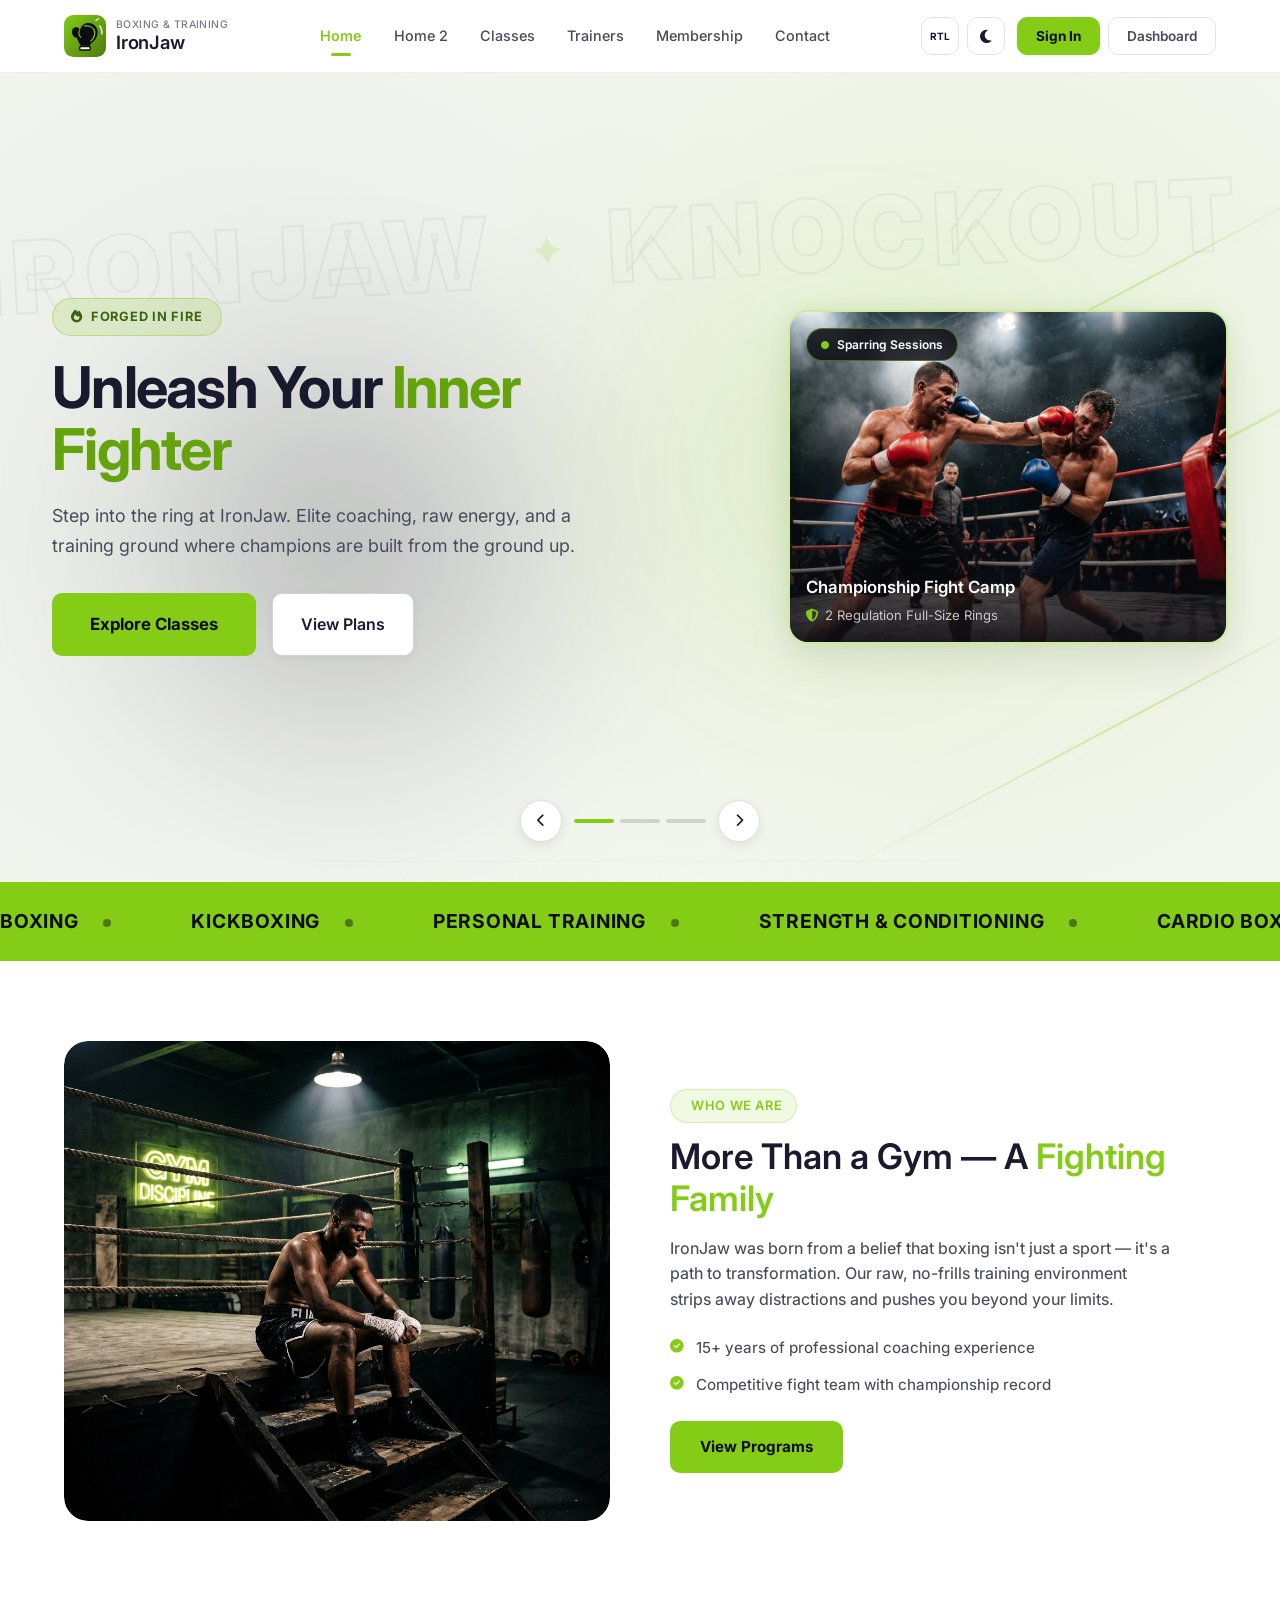
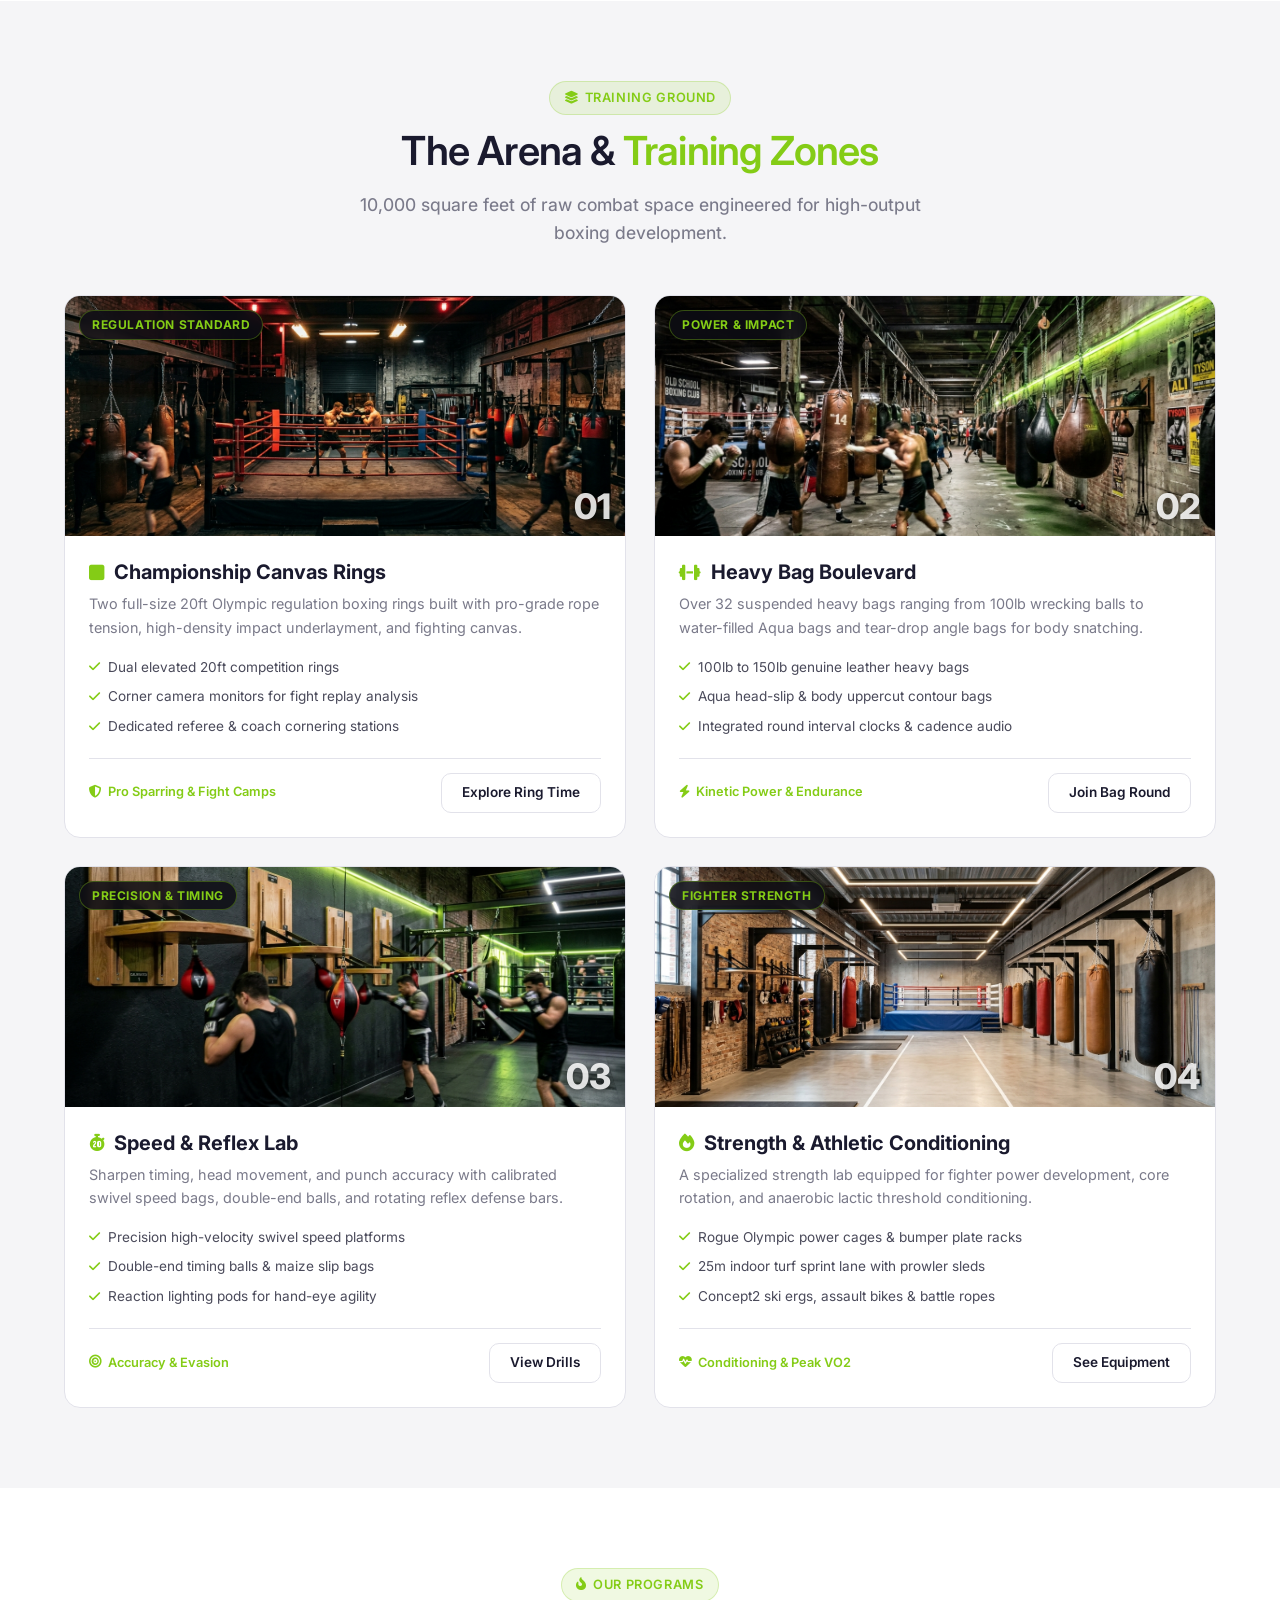
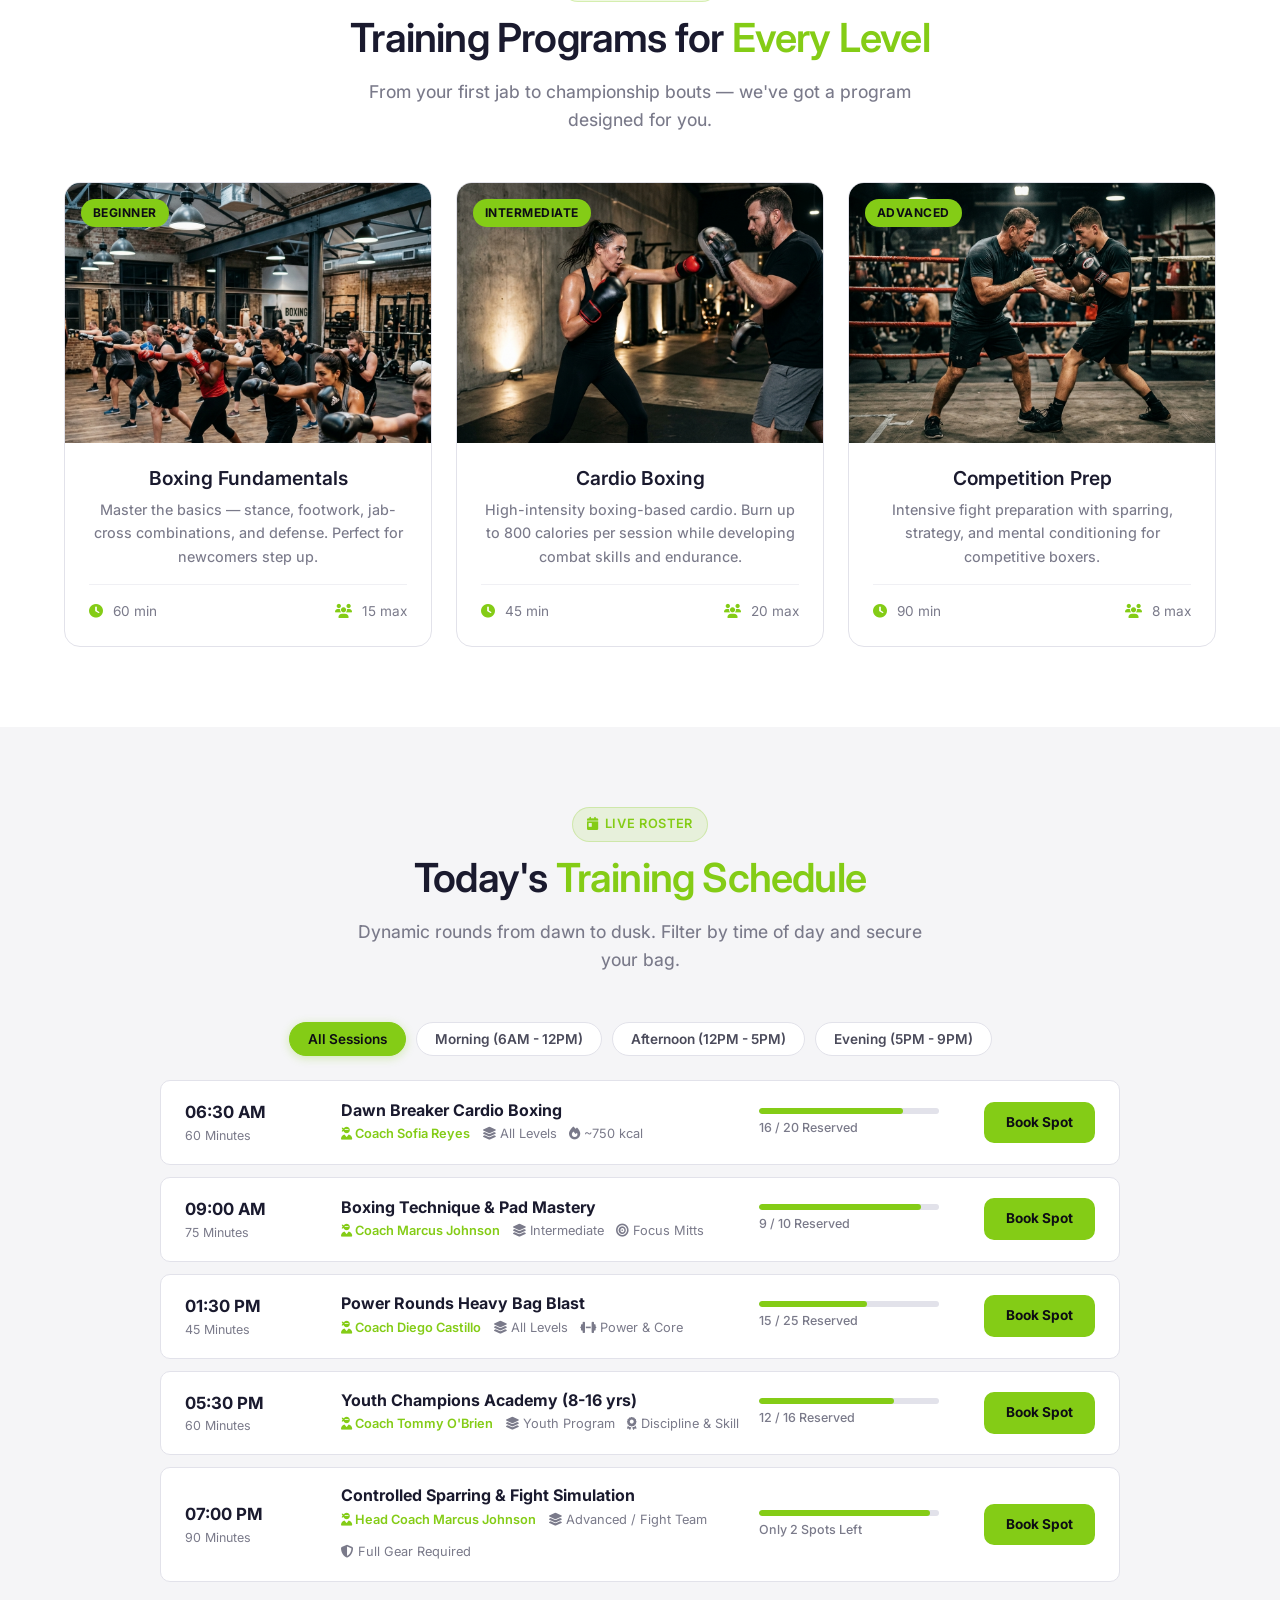
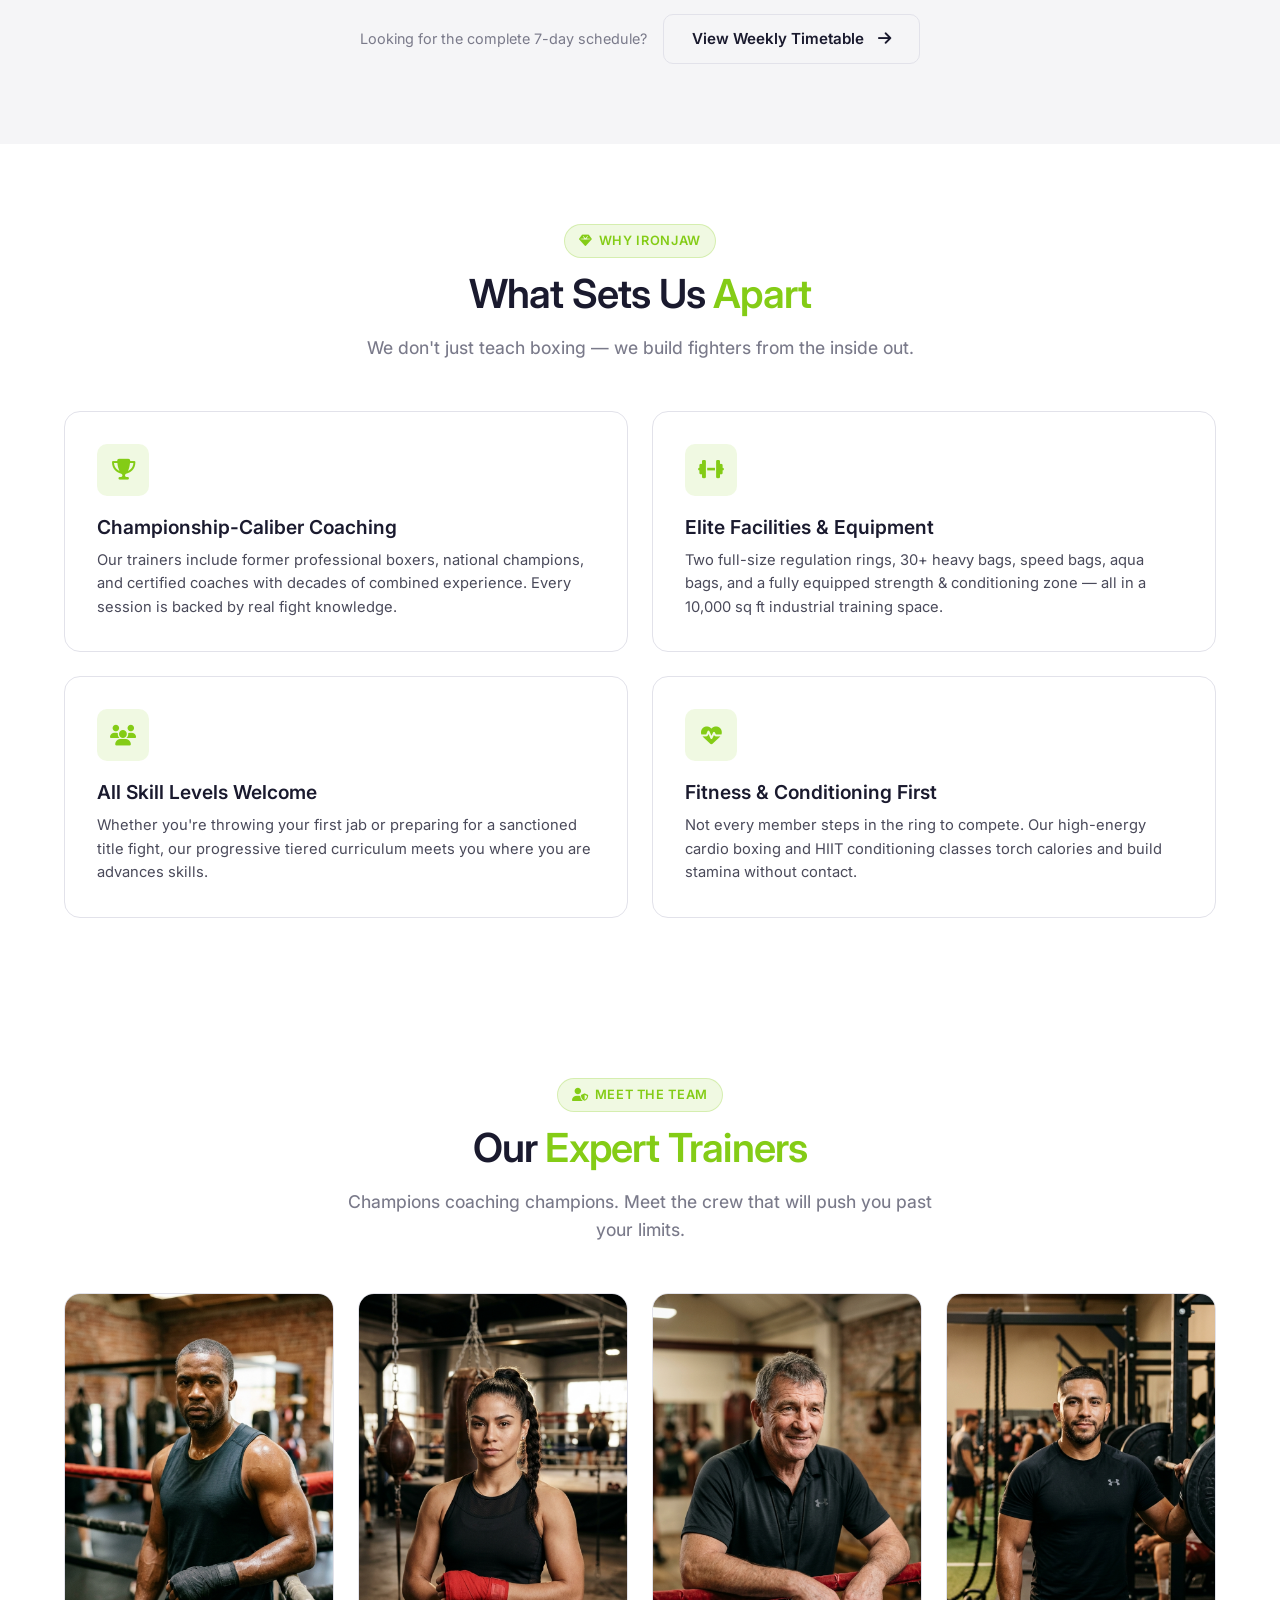
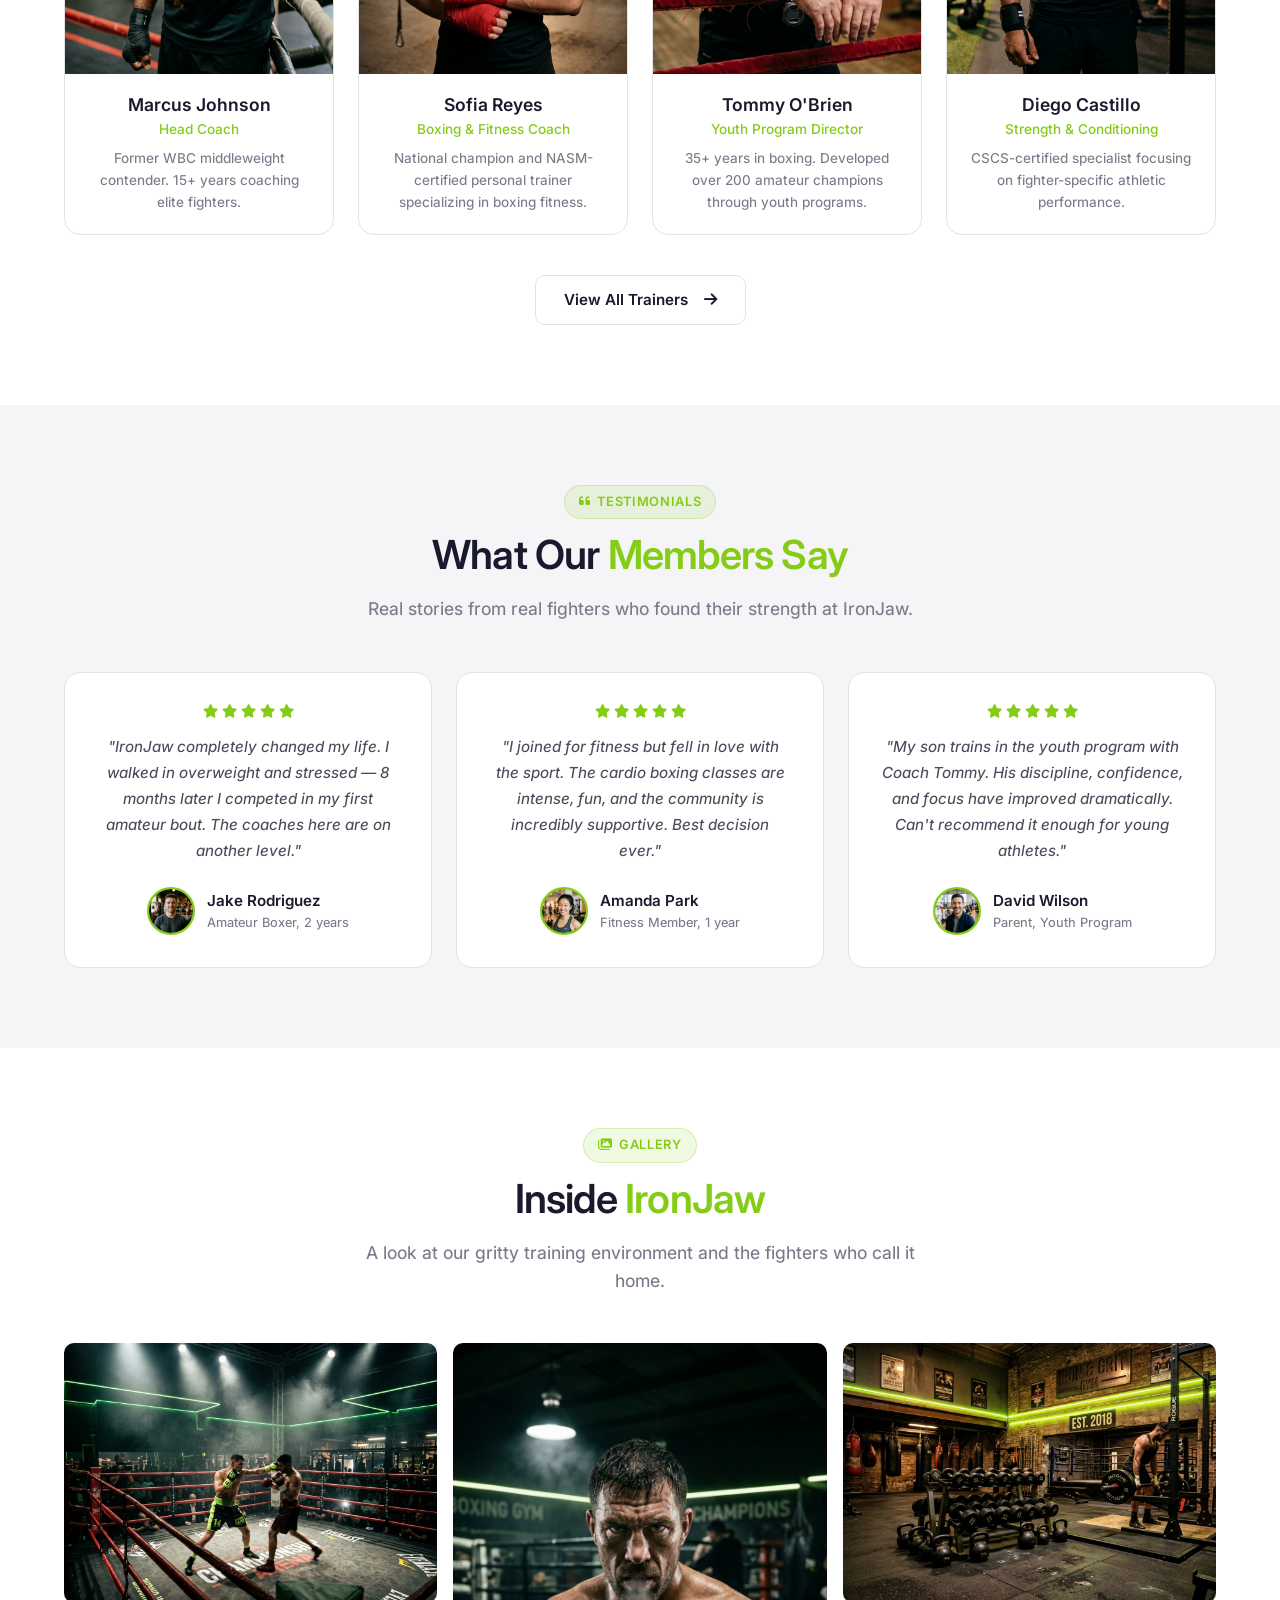
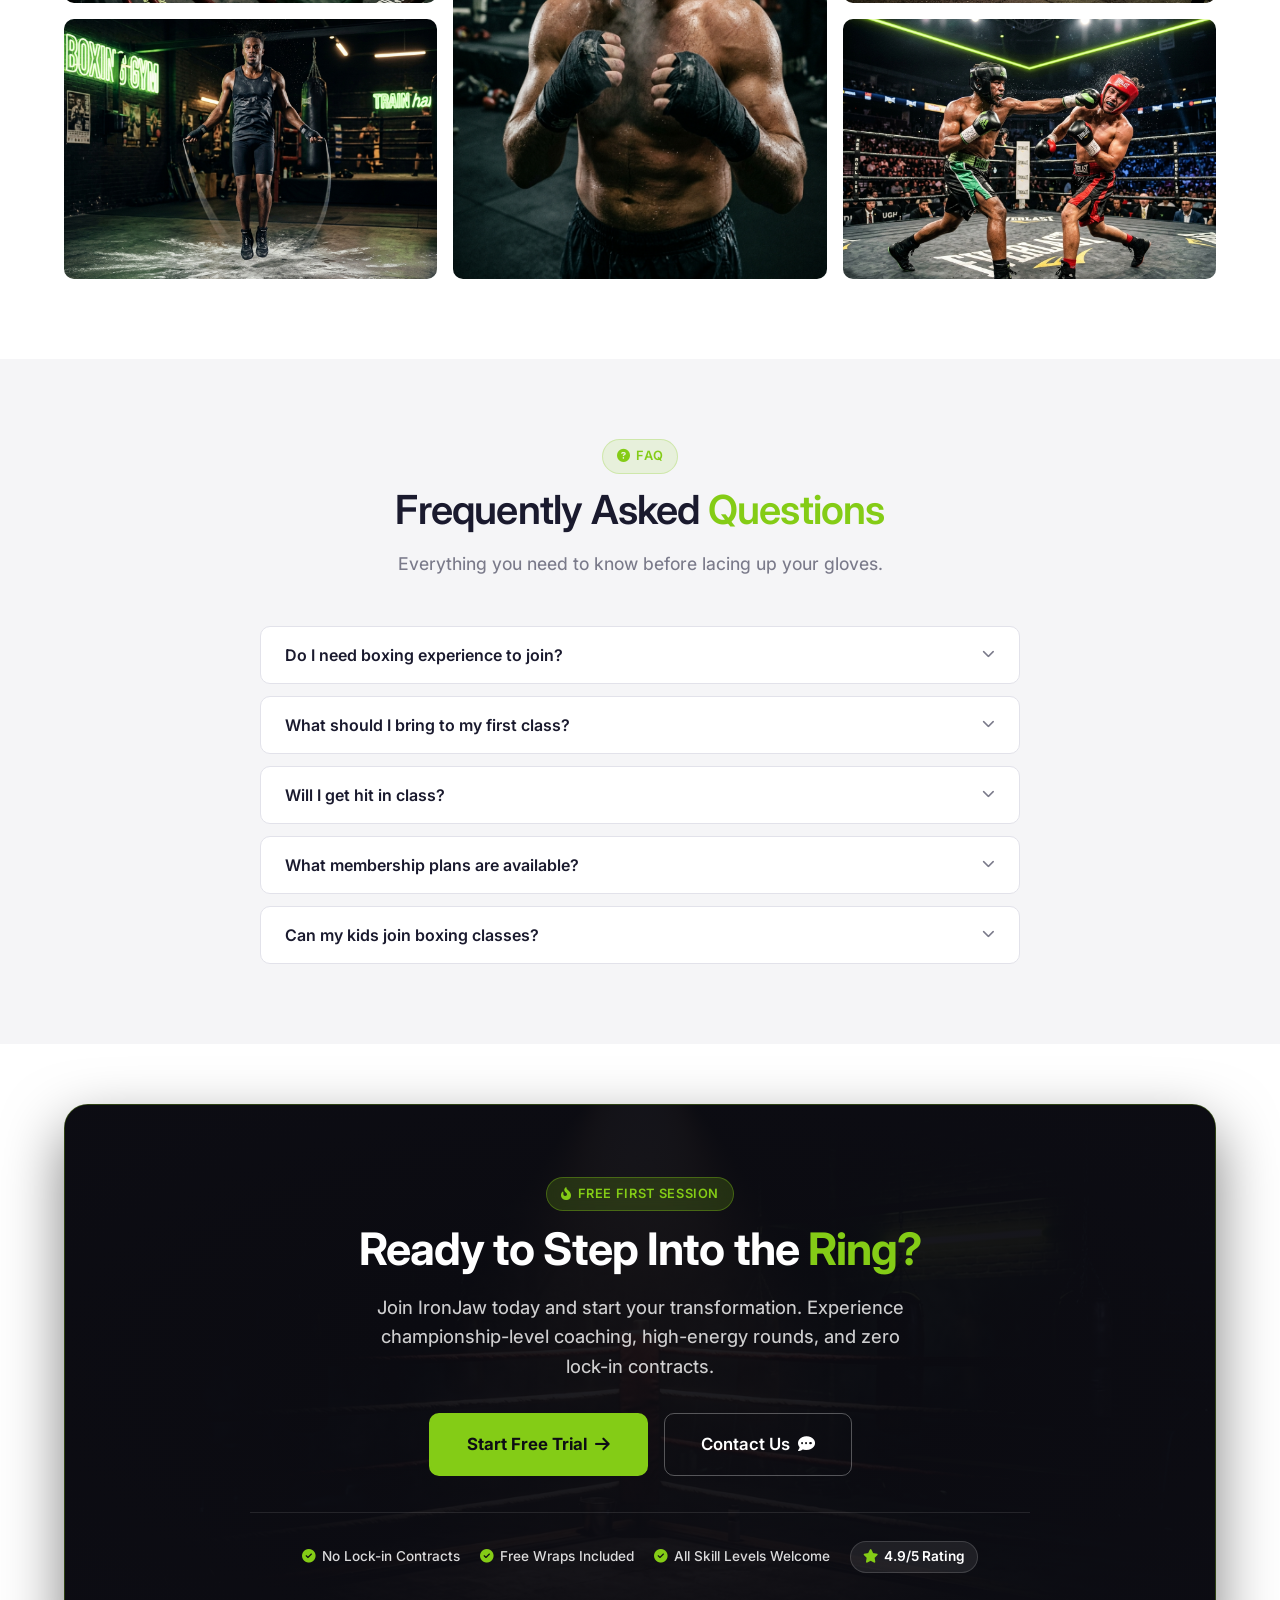
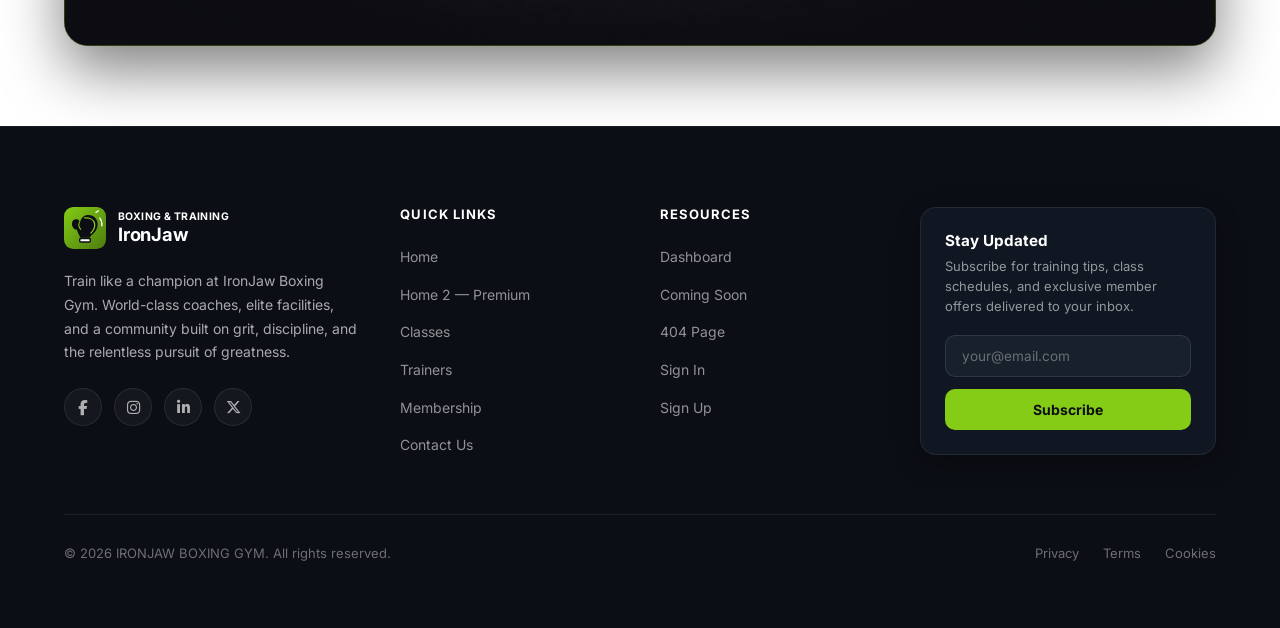
<file: index.html>
<!DOCTYPE html>
<html lang="en" dir="ltr" id="root-html">
<head>
    <meta charset="UTF-8">
    <meta name="viewport" content="width=device-width, initial-scale=1.0">
    <title>IronJaw — Boxing Gym & Training Center</title>
    <meta name="description" content="Train like a champion at IronJaw Boxing Gym. World-class coaches, elite group classes, personal training, and a community forged in grit and discipline.">
    <link rel="icon" href="favicon.svg" type="image/svg+xml">
    <link rel="preconnect" href="https://fonts.googleapis.com">
    <link rel="preconnect" href="https://fonts.gstatic.com" crossorigin>
    <link href="https://fonts.googleapis.com/css2?family=Inter:wght@400;450;500;600;700&display=swap" rel="stylesheet">
    <link rel="stylesheet" href="https://cdnjs.cloudflare.com/ajax/libs/font-awesome/6.5.1/css/all.min.css">
    <link rel="stylesheet" href="style.css">
    <script>
        (function(){try{if(localStorage.getItem('ij-dark')==='1'){document.documentElement.classList.add('dark')}if(localStorage.getItem('ij-rtl')==='1'){document.documentElement.setAttribute('dir','rtl')}}catch(e){}})();
    </script>
</head>
<body>

<div id="navbar-placeholder"></div>

<!-- ============ HERO SLIDER ============ -->
<section class="hero-slider" id="heroSlider">
    <!-- ============ REROLL: KINETIC COMBAT ARENA EFFECTS ============ -->
    <div class="hero-bg-effects" aria-hidden="true">
        <!-- Giant Athletic Kinetic Outline Typography -->
        <div class="hero-kinetic-track">
            <div class="hero-kinetic-strip">
                <span>IRONJAW</span>
                <span class="kinetic-dot">✦</span>
                <span>KNOCKOUT</span>
                <span class="kinetic-dot">✦</span>
                <span>CHAMPIONS</span>
                <span class="kinetic-dot">✦</span>
                <span>DISCIPLINE</span>
                <span class="kinetic-dot">✦</span>
                <span>POWER</span>
                <span class="kinetic-dot">✦</span>
            </div>
            <div class="hero-kinetic-strip" aria-hidden="true">
                <span>IRONJAW</span>
                <span class="kinetic-dot">✦</span>
                <span>KNOCKOUT</span>
                <span class="kinetic-dot">✦</span>
                <span>CHAMPIONS</span>
                <span class="kinetic-dot">✦</span>
                <span>DISCIPLINE</span>
                <span class="kinetic-dot">✦</span>
                <span>POWER</span>
                <span class="kinetic-dot">✦</span>
            </div>
        </div>

        <!-- 3D Perspective Ring Canvas Floor Grid -->
        <div class="hero-ring-grid">
            <div class="ring-grid-plane"></div>
        </div>

        <!-- Kinetic Strike Impact Shockwaves -->
        <div class="hero-impact-waves">
            <div class="impact-ring ring-1"></div>
            <div class="impact-ring ring-2"></div>
            <div class="impact-ring ring-3"></div>
        </div>

        <!-- High-Speed Combat Slashes -->
        <div class="hero-speed-slashes">
            <div class="slash-line slash-1"></div>
            <div class="slash-line slash-2"></div>
            <div class="slash-line slash-3"></div>
        </div>

        <!-- Atmospheric Glow Orbs -->
        <div class="hero-glow hero-glow-lime"></div>
        <div class="hero-glow hero-glow-navy"></div>
    </div>

    <div class="hero-slide active" aria-hidden="false">
        <div class="hero-slide-content">
            <div class="hero-text">
                <div class="hero-tag"><i class="fas fa-fire"></i> Forged in Fire</div>
                <h1 class="hero-title">Unleash Your <span>Inner Fighter</span></h1>
                <p class="hero-desc">Step into the ring at IronJaw. Elite coaching, raw energy, and a training ground where champions are built from the ground up.</p>
                <div class="hero-actions">
                    <a href="classes.html" class="btn btn-primary btn-lg">Explore Classes</a>
                    <a href="pricing.html" class="hero-btn-secondary">View Plans</a>
                </div>
            </div>
            <div class="hero-media-card">
                <div class="hero-media-frame">
                    <img src="assets/images/hero2-sparring.jpg" alt="Championship sparring in ring">
                    <div class="hero-media-badge"><i class="fas fa-circle live-dot"></i> Sparring Sessions</div>
                    <div class="hero-media-caption">
                        <span class="hero-media-title">Championship Fight Camp</span>
                        <span class="hero-media-sub"><i class="fas fa-shield-halved"></i> 2 Regulation Full-Size Rings</span>
                    </div>
                </div>
            </div>
        </div>
    </div>
    <div class="hero-slide" aria-hidden="true">
        <div class="hero-slide-content">
            <div class="hero-text">
                <div class="hero-tag"><i class="fas fa-dumbbell"></i> Train Hard</div>
                <h1 class="hero-title">Train Like a <span>Champion</span></h1>
                <p class="hero-desc">From beginners to competitive fighters, our world-class trainers guide you every step — developing power, speed, and unstoppable confidence.</p>
                <div class="hero-actions">
                    <a href="trainers.html" class="btn btn-primary btn-lg">Meet Trainers</a>
                    <a href="signup.html" class="hero-btn-secondary">Start Free Trial</a>
                </div>
            </div>
            <div class="hero-media-card">
                <div class="hero-media-frame">
                    <img src="assets/images/boxer-training-bag.jpg" alt="Boxer heavy bag training">
                    <div class="hero-media-badge"><i class="fas fa-bolt"></i> High Intensity</div>
                    <div class="hero-media-caption">
                        <span class="hero-media-title">Heavy Bag Conditioning</span>
                        <span class="hero-media-sub"><i class="fas fa-fire"></i> 800+ Calories Burnt / Hr</span>
                    </div>
                </div>
            </div>
        </div>
    </div>
    <div class="hero-slide" aria-hidden="true">
        <div class="hero-slide-content">
            <div class="hero-text">
                <div class="hero-tag"><i class="fas fa-shield-halved"></i> Expert Guidance</div>
                <h1 class="hero-title">Personal <span>Training</span> Redefined</h1>
                <p class="hero-desc">One-on-one sessions tailored to your goals. Our certified coaches bring out peak performance in every fighter they train.</p>
                <div class="hero-actions">
                    <a href="contact.html" class="btn btn-primary btn-lg">Book a Session</a>
                    <a href="classes.html" class="hero-btn-secondary">Class Schedule</a>
                </div>
            </div>
            <div class="hero-media-card">
                <div class="hero-media-frame">
                    <img src="assets/images/personal-training-hero.jpg" alt="Personal coach training boxer in ring">
                    <div class="hero-media-badge"><i class="fas fa-certificate"></i> Certified Coaches</div>
                    <div class="hero-media-caption">
                        <span class="hero-media-title">1-on-1 Focus Mitts & Tactics</span>
                        <span class="hero-media-sub"><i class="fas fa-user-check"></i> Customized Fighter Roadmap</span>
                    </div>
                </div>
            </div>
        </div>
    </div>
    <div class="hero-controls">
        <button class="hero-nav-btn" id="heroPrevBtn" aria-label="Previous slide"><i class="fas fa-chevron-left"></i></button>
        <div class="hero-dots">
            <div class="hero-dot active"><div class="hero-dot-fill"></div></div>
            <div class="hero-dot"><div class="hero-dot-fill"></div></div>
            <div class="hero-dot"><div class="hero-dot-fill"></div></div>
        </div>
        <button class="hero-nav-btn" id="heroNextBtn" aria-label="Next slide"><i class="fas fa-chevron-right"></i></button>
    </div>
</section>

<!-- ============ SECTION 2: MARQUEE ============ -->
<div class="marquee-section">
    <div class="marquee-track">
        <span class="marquee-item">Boxing <span class="dot"></span></span>
        <span class="marquee-item">Kickboxing <span class="dot"></span></span>
        <span class="marquee-item">Personal Training <span class="dot"></span></span>
        <span class="marquee-item">Strength & Conditioning <span class="dot"></span></span>
        <span class="marquee-item">Cardio Boxing <span class="dot"></span></span>
        <span class="marquee-item">Youth Programs <span class="dot"></span></span>
        <span class="marquee-item">Competition Prep <span class="dot"></span></span>
        <span class="marquee-item">Boxing <span class="dot"></span></span>
        <span class="marquee-item">Kickboxing <span class="dot"></span></span>
        <span class="marquee-item">Personal Training <span class="dot"></span></span>
        <span class="marquee-item">Strength & Conditioning <span class="dot"></span></span>
        <span class="marquee-item">Cardio Boxing <span class="dot"></span></span>
        <span class="marquee-item">Youth Programs <span class="dot"></span></span>
        <span class="marquee-item">Competition Prep <span class="dot"></span></span>
    </div>
</div>

<!-- ============ SECTION 3: ABOUT SPLIT ============ -->
<section class="section">
    <div class="container">
        <div class="split-row">
            <div class="split-img slide-left">
                <img src="assets/images/about-discipline.jpg" alt="Boxer resting in quiet discipline on ring steps" loading="lazy">
                <div class="split-accent"></div>
            </div>
            <div class="split-content slide-right">
                <span class="section-badge"><i class="fas fa-boxing-glove"></i> Who We Are</span>
                <h2>More Than a Gym — A <span style="color:var(--primary);">Fighting Family</span></h2>
                <p>IronJaw was born from a belief that boxing isn't just a sport — it's a path to transformation. Our raw, no-frills training environment strips away distractions and pushes you beyond your limits.</p>
                <div class="split-list">
                    <div class="split-list-item"><i class="fas fa-check-circle"></i> 15+ years of professional coaching experience</div>
                    <div class="split-list-item"><i class="fas fa-check-circle"></i> Competitive fight team with championship record</div>
                </div>
                <a href="classes.html" class="btn btn-primary">View Programs</a>
            </div>
        </div>
    </div>
</section>

<!-- ============ SECTION 4: TRAINING ZONES ============ -->
<section class="section section-alt" id="facility-zones">
    <div class="container text-center">
        <span class="section-badge fade-up"><i class="fas fa-layer-group"></i> Training Ground</span>
        <h2 class="section-title fade-up">The Arena & <span style="color:var(--primary);">Training Zones</span></h2>
        <p class="section-subtitle fade-up">10,000 square feet of raw combat space engineered for high-output boxing development.</p>

        <div class="facility-zones-grid">
            <!-- Zone 1 -->
            <div class="facility-zone-card fade-up">
                <div class="facility-zone-img">
                    <img src="assets/images/hero-boxing-ring.jpg" alt="Championship Boxing Rings" loading="lazy">
                    <span class="facility-zone-tag">Regulation Standard</span>
                    <span class="facility-zone-number">01</span>
                </div>
                <div class="facility-zone-body">
                    <h3 class="facility-zone-title"><i class="fas fa-square"></i> Championship Canvas Rings</h3>
                    <p class="facility-zone-desc">Two full-size 20ft Olympic regulation boxing rings built with pro-grade rope tension, high-density impact underlayment, and fighting canvas.</p>
                    <ul class="facility-zone-specs">
                        <li><i class="fas fa-check"></i> Dual elevated 20ft competition rings</li>
                        <li><i class="fas fa-check"></i> Corner camera monitors for fight replay analysis</li>
                        <li><i class="fas fa-check"></i> Dedicated referee & coach cornering stations</li>
                    </ul>
                    <div class="facility-zone-footer">
                        <span class="facility-zone-badge"><i class="fas fa-shield-halved"></i> Pro Sparring & Fight Camps</span>
                        <a href="classes.html" class="btn btn-sm btn-secondary">Explore Ring Time</a>
                    </div>
                </div>
            </div>

            <!-- Zone 2 -->
            <div class="facility-zone-card fade-up delay-1">
                <div class="facility-zone-img">
                    <img src="assets/images/facility-heavy-bags.jpg" alt="Heavy Bag Boulevard training corridor" loading="lazy">
                    <span class="facility-zone-tag">Power & Impact</span>
                    <span class="facility-zone-number">02</span>
                </div>
                <div class="facility-zone-body">
                    <h3 class="facility-zone-title"><i class="fas fa-dumbbell"></i> Heavy Bag Boulevard</h3>
                    <p class="facility-zone-desc">Over 32 suspended heavy bags ranging from 100lb wrecking balls to water-filled Aqua bags and tear-drop angle bags for body snatching.</p>
                    <ul class="facility-zone-specs">
                        <li><i class="fas fa-check"></i> 100lb to 150lb genuine leather heavy bags</li>
                        <li><i class="fas fa-check"></i> Aqua head-slip & body uppercut contour bags</li>
                        <li><i class="fas fa-check"></i> Integrated round interval clocks & cadence audio</li>
                    </ul>
                    <div class="facility-zone-footer">
                        <span class="facility-zone-badge"><i class="fas fa-bolt"></i> Kinetic Power & Endurance</span>
                        <a href="classes.html" class="btn btn-sm btn-secondary">Join Bag Round</a>
                    </div>
                </div>
            </div>

            <!-- Zone 3 -->
            <div class="facility-zone-card fade-up delay-2">
                <div class="facility-zone-img">
                    <img src="assets/images/facility-speed-lab.jpg" alt="Speed and Reflex Lab training platforms" loading="lazy">
                    <span class="facility-zone-tag">Precision & Timing</span>
                    <span class="facility-zone-number">03</span>
                </div>
                <div class="facility-zone-body">
                    <h3 class="facility-zone-title"><i class="fas fa-stopwatch-20"></i> Speed & Reflex Lab</h3>
                    <p class="facility-zone-desc">Sharpen timing, head movement, and punch accuracy with calibrated swivel speed bags, double-end balls, and rotating reflex defense bars.</p>
                    <ul class="facility-zone-specs">
                        <li><i class="fas fa-check"></i> Precision high-velocity swivel speed platforms</li>
                        <li><i class="fas fa-check"></i> Double-end timing balls & maize slip bags</li>
                        <li><i class="fas fa-check"></i> Reaction lighting pods for hand-eye agility</li>
                    </ul>
                    <div class="facility-zone-footer">
                        <span class="facility-zone-badge"><i class="fas fa-bullseye"></i> Accuracy & Evasion</span>
                        <a href="classes.html" class="btn btn-sm btn-secondary">View Drills</a>
                    </div>
                </div>
            </div>

            <!-- Zone 4 -->
            <div class="facility-zone-card fade-up delay-3">
                <div class="facility-zone-img">
                    <img src="assets/images/gym-interior.jpg" alt="Athletic Conditioning Arena" loading="lazy">
                    <span class="facility-zone-tag">Fighter Strength</span>
                    <span class="facility-zone-number">04</span>
                </div>
                <div class="facility-zone-body">
                    <h3 class="facility-zone-title"><i class="fas fa-fire"></i> Strength & Athletic Conditioning</h3>
                    <p class="facility-zone-desc">A specialized strength lab equipped for fighter power development, core rotation, and anaerobic lactic threshold conditioning.</p>
                    <ul class="facility-zone-specs">
                        <li><i class="fas fa-check"></i> Rogue Olympic power cages & bumper plate racks</li>
                        <li><i class="fas fa-check"></i> 25m indoor turf sprint lane with prowler sleds</li>
                        <li><i class="fas fa-check"></i> Concept2 ski ergs, assault bikes & battle ropes</li>
                    </ul>
                    <div class="facility-zone-footer">
                        <span class="facility-zone-badge"><i class="fas fa-heart-pulse"></i> Conditioning & Peak VO2</span>
                        <a href="classes.html" class="btn btn-sm btn-secondary">See Equipment</a>
                    </div>
                </div>
            </div>
        </div>
    </div>
</section>

<!-- ============ SECTION 5: PROGRAMS ============ -->
<section class="section" id="programs">
    <div class="container text-center">
        <span class="section-badge fade-up"><i class="fas fa-fire-flame-curved"></i> Our Programs</span>
        <h2 class="section-title fade-up">Training Programs for <span style="color:var(--primary);">Every Level</span></h2>
        <p class="section-subtitle fade-up">From your first jab to championship bouts — we've got a program designed for you.</p>

        <div class="programs-grid">
            <div class="program-card fade-up">
                <div class="program-card-img">
                    <img src="assets/images/group-boxing-class.jpg" alt="Group boxing class">
                    <span class="program-card-level">Beginner</span>
                </div>
                <div class="program-card-body">
                    <h3 class="program-card-title">Boxing Fundamentals</h3>
                    <p class="program-card-desc">Master the basics — stance, footwork, jab-cross combinations, and defense. Perfect for newcomers step up.</p>
                    <div class="program-card-meta">
                        <span><i class="fas fa-clock"></i> 60 min</span>
                        <span><i class="fas fa-users"></i> 15 max</span>
                    </div>
                </div>
            </div>
            <div class="program-card fade-up delay-1">
                <div class="program-card-img">
                    <img src="assets/images/boxing-cardio.jpg" alt="Cardio boxing session">
                    <span class="program-card-level">Intermediate</span>
                </div>
                <div class="program-card-body">
                    <h3 class="program-card-title">Cardio Boxing</h3>
                    <p class="program-card-desc">High-intensity boxing-based cardio. Burn up to 800 calories per session while developing combat skills and endurance.</p>
                    <div class="program-card-meta">
                        <span><i class="fas fa-clock"></i> 45 min</span>
                        <span><i class="fas fa-users"></i> 20 max</span>
                    </div>
                </div>
            </div>
            <div class="program-card fade-up delay-2">
                <div class="program-card-img">
                    <img src="assets/images/coach-training.jpg" alt="Advanced sparring session">
                    <span class="program-card-level">Advanced</span>
                </div>
                <div class="program-card-body">
                    <h3 class="program-card-title">Competition Prep</h3>
                    <p class="program-card-desc">Intensive fight preparation with sparring, strategy, and mental conditioning for competitive boxers.</p>
                    <div class="program-card-meta">
                        <span><i class="fas fa-clock"></i> 90 min</span>
                        <span><i class="fas fa-users"></i> 8 max</span>
                    </div>
                </div>
            </div>
        </div>
    </div>
</section>

<!-- ============ SECTION 6: DAILY SCHEDULE LIVE BOARD ============ -->
<section class="section section-alt" id="schedule-board">
    <div class="container text-center">
        <span class="section-badge fade-up"><i class="fas fa-calendar-day"></i> Live Roster</span>
        <h2 class="section-title fade-up">Today's <span style="color:var(--primary);">Training Schedule</span></h2>
        <p class="section-subtitle fade-up">Dynamic rounds from dawn to dusk. Filter by time of day and secure your bag.</p>

        <div class="schedule-board-container fade-up">
            <div class="schedule-filter-bar">
                <button class="schedule-filter-btn active" data-time="all">All Sessions</button>
                <button class="schedule-filter-btn" data-time="morning">Morning (6AM - 12PM)</button>
                <button class="schedule-filter-btn" data-time="afternoon">Afternoon (12PM - 5PM)</button>
                <button class="schedule-filter-btn" data-time="evening">Evening (5PM - 9PM)</button>
            </div>

            <div class="schedule-rows-wrap">
                <!-- Session 1: Morning -->
                <div class="schedule-row-card" data-time="morning">
                    <div class="schedule-time-box">
                        <span class="schedule-time-main">06:30 AM</span>
                        <span class="schedule-time-dur">60 Minutes</span>
                    </div>
                    <div class="schedule-info-box">
                        <h4>Dawn Breaker Cardio Boxing</h4>
                        <div class="schedule-meta-row">
                            <span class="schedule-meta-coach"><i class="fas fa-user-ninja"></i> Coach Sofia Reyes</span>
                            <span><i class="fas fa-layer-group"></i> All Levels</span>
                            <span><i class="fas fa-fire"></i> ~750 kcal</span>
                        </div>
                    </div>
                    <div class="schedule-status-box">
                        <div class="schedule-capacity-bar"><div class="schedule-capacity-fill" style="width: 80%;"></div></div>
                        <span class="schedule-spots-text">16 / 20 Reserved</span>
                    </div>
                    <div class="schedule-action-btn">
                        <a href="dashboard.html" class="btn btn-sm btn-primary">Book Spot</a>
                    </div>
                </div>

                <!-- Session 2: Morning -->
                <div class="schedule-row-card" data-time="morning">
                    <div class="schedule-time-box">
                        <span class="schedule-time-main">09:00 AM</span>
                        <span class="schedule-time-dur">75 Minutes</span>
                    </div>
                    <div class="schedule-info-box">
                        <h4>Boxing Technique & Pad Mastery</h4>
                        <div class="schedule-meta-row">
                            <span class="schedule-meta-coach"><i class="fas fa-user-ninja"></i> Coach Marcus Johnson</span>
                            <span><i class="fas fa-layer-group"></i> Intermediate</span>
                            <span><i class="fas fa-bullseye"></i> Focus Mitts</span>
                        </div>
                    </div>
                    <div class="schedule-status-box">
                        <div class="schedule-capacity-bar"><div class="schedule-capacity-fill" style="width: 90%;"></div></div>
                        <span class="schedule-spots-text">9 / 10 Reserved</span>
                    </div>
                    <div class="schedule-action-btn">
                        <a href="dashboard.html" class="btn btn-sm btn-primary">Book Spot</a>
                    </div>
                </div>

                <!-- Session 3: Afternoon -->
                <div class="schedule-row-card" data-time="afternoon">
                    <div class="schedule-time-box">
                        <span class="schedule-time-main">01:30 PM</span>
                        <span class="schedule-time-dur">45 Minutes</span>
                    </div>
                    <div class="schedule-info-box">
                        <h4>Power Rounds Heavy Bag Blast</h4>
                        <div class="schedule-meta-row">
                            <span class="schedule-meta-coach"><i class="fas fa-user-ninja"></i> Coach Diego Castillo</span>
                            <span><i class="fas fa-layer-group"></i> All Levels</span>
                            <span><i class="fas fa-dumbbell"></i> Power & Core</span>
                        </div>
                    </div>
                    <div class="schedule-status-box">
                        <div class="schedule-capacity-bar"><div class="schedule-capacity-fill" style="width: 60%;"></div></div>
                        <span class="schedule-spots-text">15 / 25 Reserved</span>
                    </div>
                    <div class="schedule-action-btn">
                        <a href="dashboard.html" class="btn btn-sm btn-primary">Book Spot</a>
                    </div>
                </div>

                <!-- Session 4: Evening -->
                <div class="schedule-row-card" data-time="evening">
                    <div class="schedule-time-box">
                        <span class="schedule-time-main">05:30 PM</span>
                        <span class="schedule-time-dur">60 Minutes</span>
                    </div>
                    <div class="schedule-info-box">
                        <h4>Youth Champions Academy (8-16 yrs)</h4>
                        <div class="schedule-meta-row">
                            <span class="schedule-meta-coach"><i class="fas fa-user-ninja"></i> Coach Tommy O'Brien</span>
                            <span><i class="fas fa-layer-group"></i> Youth Program</span>
                            <span><i class="fas fa-award"></i> Discipline & Skill</span>
                        </div>
                    </div>
                    <div class="schedule-status-box">
                        <div class="schedule-capacity-bar"><div class="schedule-capacity-fill" style="width: 75%;"></div></div>
                        <span class="schedule-spots-text">12 / 16 Reserved</span>
                    </div>
                    <div class="schedule-action-btn">
                        <a href="dashboard.html" class="btn btn-sm btn-primary">Book Spot</a>
                    </div>
                </div>

                <!-- Session 5: Evening -->
                <div class="schedule-row-card" data-time="evening">
                    <div class="schedule-time-box">
                        <span class="schedule-time-main">07:00 PM</span>
                        <span class="schedule-time-dur">90 Minutes</span>
                    </div>
                    <div class="schedule-info-box">
                        <h4>Controlled Sparring & Fight Simulation</h4>
                        <div class="schedule-meta-row">
                            <span class="schedule-meta-coach"><i class="fas fa-user-ninja"></i> Head Coach Marcus Johnson</span>
                            <span><i class="fas fa-layer-group"></i> Advanced / Fight Team</span>
                            <span><i class="fas fa-shield-halved"></i> Full Gear Required</span>
                        </div>
                    </div>
                    <div class="schedule-status-box">
                        <div class="schedule-capacity-bar"><div class="schedule-capacity-fill" style="width: 95%;"></div></div>
                        <span class="schedule-spots-text">Only 2 Spots Left</span>
                    </div>
                    <div class="schedule-action-btn">
                        <a href="dashboard.html" class="btn btn-sm btn-primary">Book Spot</a>
                    </div>
                </div>
            </div>

            <div style="margin-top:32px;display:flex;align-items:center;justify-content:center;gap:16px;flex-wrap:wrap;">
                <span style="font-size:0.9rem;color:var(--text-muted);">Looking for the complete 7-day schedule?</span>
                <a href="classes.html" class="btn btn-secondary">View Weekly Timetable <i class="fas fa-arrow-right" style="margin-left:6px;"></i></a>
            </div>
        </div>
    </div>
</section>

<!-- ============ SECTION 7: BENTO FEATURES ============ -->
<section class="section">
    <div class="container text-center">
        <span class="section-badge fade-up"><i class="fas fa-gem"></i> Why IronJaw</span>
        <h2 class="section-title fade-up">What Sets Us <span style="color:var(--primary);">Apart</span></h2>
        <p class="section-subtitle fade-up">We don't just teach boxing — we build fighters from the inside out.</p>

        <div class="bento-grid bento-grid-2">
            <!-- Row 1: Card 1 -->
            <div class="bento-card fade-up">
                <div class="bento-card-icon"><i class="fas fa-trophy"></i></div>
                <h3>Championship-Caliber Coaching</h3>
                <p>Our trainers include former professional boxers, national champions, and certified coaches with decades of combined experience. Every session is backed by real fight knowledge.</p>
            </div>
            <!-- Row 1: Card 2 -->
            <div class="bento-card fade-up delay-1">
                <div class="bento-card-icon"><i class="fas fa-dumbbell"></i></div>
                <h3>Elite Facilities & Equipment</h3>
                <p>Two full-size regulation rings, 30+ heavy bags, speed bags, aqua bags, and a fully equipped strength & conditioning zone — all in a 10,000 sq ft industrial training space.</p>
            </div>
            <!-- Row 2: Card 3 -->
            <div class="bento-card fade-up delay-2">
                <div class="bento-card-icon"><i class="fas fa-users"></i></div>
                <h3>All Skill Levels Welcome</h3>
                <p>Whether you're throwing your first jab or preparing for a sanctioned title fight, our progressive tiered curriculum meets you where you are advances skills.</p>
            </div>
            <!-- Row 2: Card 4 -->
            <div class="bento-card fade-up delay-3">
                <div class="bento-card-icon"><i class="fas fa-heart-pulse"></i></div>
                <h3>Fitness & Conditioning First</h3>
                <p>Not every member steps in the ring to compete. Our high-energy cardio boxing and HIIT conditioning classes torch calories and build stamina without contact.</p>
            </div>
        </div>
    </div>
</section>

<!-- ============ SECTION 7: TRAINERS PREVIEW ============ -->
<section class="section">
    <div class="container text-center">
        <span class="section-badge fade-up"><i class="fas fa-user-shield"></i> Meet the Team</span>
        <h2 class="section-title fade-up">Our <span style="color:var(--primary);">Expert Trainers</span></h2>
        <p class="section-subtitle fade-up">Champions coaching champions. Meet the crew that will push you past your limits.</p>

        <div class="trainers-grid">
            <div class="trainer-card fade-up">
                <div class="trainer-card-img"><img src="assets/images/trainer-marcus-preview.jpg" alt="Marcus Johnson Head Coach" loading="lazy"></div>
                <div class="trainer-card-body">
                    <h3 class="trainer-card-name">Marcus Johnson</h3>
                    <p class="trainer-card-role">Head Coach</p>
                    <p class="trainer-card-desc">Former WBC middleweight contender. 15+ years coaching elite fighters.</p>
                </div>
            </div>
            <div class="trainer-card fade-up delay-1">
                <div class="trainer-card-img"><img src="assets/images/trainer-sofia-preview.jpg" alt="Sofia Reyes Boxing and Fitness Coach" loading="lazy"></div>
                <div class="trainer-card-body">
                    <h3 class="trainer-card-name">Sofia Reyes</h3>
                    <p class="trainer-card-role">Boxing & Fitness Coach</p>
                    <p class="trainer-card-desc">National champion and NASM-certified personal trainer specializing in boxing fitness.</p>
                </div>
            </div>
            <div class="trainer-card fade-up delay-2">
                <div class="trainer-card-img"><img src="assets/images/trainer-tommy-preview.jpg" alt="Tommy O'Brien Youth Program Director" loading="lazy"></div>
                <div class="trainer-card-body">
                    <h3 class="trainer-card-name">Tommy O'Brien</h3>
                    <p class="trainer-card-role">Youth Program Director</p>
                    <p class="trainer-card-desc">35+ years in boxing. Developed over 200 amateur champions through youth programs.</p>
                </div>
            </div>
            <div class="trainer-card fade-up delay-3">
                <div class="trainer-card-img"><img src="assets/images/trainer-diego-preview.jpg" alt="Diego Castillo Strength and Conditioning Specialist" loading="lazy"></div>
                <div class="trainer-card-body">
                    <h3 class="trainer-card-name">Diego Castillo</h3>
                    <p class="trainer-card-role">Strength & Conditioning</p>
                    <p class="trainer-card-desc">CSCS-certified specialist focusing on fighter-specific athletic performance.</p>
                </div>
            </div>
        </div>
        <div style="margin-top:40px;" class="fade-up">
            <a href="trainers.html" class="btn btn-secondary">View All Trainers <i class="fas fa-arrow-right" style="margin-left:8px;"></i></a>
        </div>
    </div>
</section>

<!-- ============ SECTION 8: TESTIMONIALS ============ -->
<section class="section section-alt">
    <div class="container text-center">
        <span class="section-badge fade-up"><i class="fas fa-quote-left"></i> Testimonials</span>
        <h2 class="section-title fade-up">What Our <span style="color:var(--primary);">Members Say</span></h2>
        <p class="section-subtitle fade-up">Real stories from real fighters who found their strength at IronJaw.</p>

        <div class="testimonials-grid">
            <div class="testimonial-card fade-up">
                <div class="testimonial-stars"><i class="fas fa-star"></i><i class="fas fa-star"></i><i class="fas fa-star"></i><i class="fas fa-star"></i><i class="fas fa-star"></i></div>
                <p class="testimonial-text">"IronJaw completely changed my life. I walked in overweight and stressed — 8 months later I competed in my first amateur bout. The coaches here are on another level."</p>
                <div class="testimonial-author">
                    <div class="testimonial-avatar"><img src="assets/images/testimonial-jake.jpg" alt="Jake Rodriguez"></div>
                    <div>
                        <div class="testimonial-name">Jake Rodriguez</div>
                        <div class="testimonial-role">Amateur Boxer, 2 years</div>
                    </div>
                </div>
            </div>
            <div class="testimonial-card fade-up delay-1">
                <div class="testimonial-stars"><i class="fas fa-star"></i><i class="fas fa-star"></i><i class="fas fa-star"></i><i class="fas fa-star"></i><i class="fas fa-star"></i></div>
                <p class="testimonial-text">"I joined for fitness but fell in love with the sport. The cardio boxing classes are intense, fun, and the community is incredibly supportive. Best decision ever."</p>
                <div class="testimonial-author">
                    <div class="testimonial-avatar"><img src="assets/images/testimonial-amanda.jpg" alt="Amanda Park"></div>
                    <div>
                        <div class="testimonial-name">Amanda Park</div>
                        <div class="testimonial-role">Fitness Member, 1 year</div>
                    </div>
                </div>
            </div>
            <div class="testimonial-card fade-up delay-2">
                <div class="testimonial-stars"><i class="fas fa-star"></i><i class="fas fa-star"></i><i class="fas fa-star"></i><i class="fas fa-star"></i><i class="fas fa-star"></i></div>
                <p class="testimonial-text">"My son trains in the youth program with Coach Tommy. His discipline, confidence, and focus have improved dramatically. Can't recommend it enough for young athletes."</p>
                <div class="testimonial-author">
                    <div class="testimonial-avatar"><img src="assets/images/testimonial-david.jpg" alt="David Wilson"></div>
                    <div>
                        <div class="testimonial-name">David Wilson</div>
                        <div class="testimonial-role">Parent, Youth Program</div>
                    </div>
                </div>
            </div>
        </div>
    </div>
</section>

<!-- ============ SECTION 9: GALLERY ============ -->
<section class="section">
    <div class="container text-center">
        <span class="section-badge fade-up"><i class="fas fa-images"></i> Gallery</span>
        <h2 class="section-title fade-up">Inside <span style="color:var(--primary);">IronJaw</span></h2>
        <p class="section-subtitle fade-up">A look at our gritty training environment and the fighters who call it home.</p>

        <div class="gallery-grid fade-up">
            <div class="gallery-item gallery-left-top"><img src="assets/images/gallery-ring-action.jpg" alt="Championship boxing ring action" loading="lazy"></div>
            <div class="gallery-item gallery-left-bottom"><img src="assets/images/gallery-jump-rope.jpg" alt="High speed jump rope conditioning" loading="lazy"></div>
            <div class="gallery-item gallery-featured"><img src="assets/images/gallery-fighter-portrait.jpg" alt="IronJaw champion fighter portrait" loading="lazy"></div>
            <div class="gallery-item gallery-right-top"><img src="assets/images/gallery-gym-weights.jpg" alt="IronJaw athletic strength and conditioning zone" loading="lazy"></div>
            <div class="gallery-item gallery-right-bottom"><img src="assets/images/gallery-sparring-clash.jpg" alt="Full contact ring sparring clash" loading="lazy"></div>
        </div>
    </div>
</section>

<!-- ============ SECTION 10: FAQ ============ -->
<section class="section section-alt">
    <div class="container text-center">
        <span class="section-badge fade-up"><i class="fas fa-circle-question"></i> FAQ</span>
        <h2 class="section-title fade-up">Frequently Asked <span style="color:var(--primary);">Questions</span></h2>
        <p class="section-subtitle fade-up">Everything you need to know before lacing up your gloves.</p>

        <div class="faq-list">
            <div class="faq-item fade-up">
                <button class="faq-question">Do I need boxing experience to join? <i class="fas fa-chevron-down"></i></button>
                <div class="faq-answer"><div class="faq-answer-inner">Absolutely not! Our beginner programs are designed for people with zero experience. We'll teach you everything from proper stance and footwork to basic combinations. All skill levels are welcome at IronJaw.</div></div>
            </div>
            <div class="faq-item fade-up delay-1">
                <button class="faq-question">What should I bring to my first class? <i class="fas fa-chevron-down"></i></button>
                <div class="faq-answer"><div class="faq-answer-inner">Wear comfortable workout clothes and athletic shoes. We provide boxing gloves and hand wraps for beginners. Bring a water bottle and a towel. As you progress, we recommend investing in your own gloves and wraps.</div></div>
            </div>
            <div class="faq-item fade-up delay-2">
                <button class="faq-question">Will I get hit in class? <i class="fas fa-chevron-down"></i></button>
                <div class="faq-answer"><div class="faq-answer-inner">Our fitness and fundamental classes are non-contact. Sparring is only available in intermediate and advanced classes, and always under strict supervision with proper protective equipment. You control your level of contact.</div></div>
            </div>
            <div class="faq-item fade-up delay-3">
                <button class="faq-question">What membership plans are available? <i class="fas fa-chevron-down"></i></button>
                <div class="faq-answer"><div class="faq-answer-inner">We offer three main plans: Starter (group classes only), Fighter (unlimited classes + sparring), and Champion (all-inclusive with personal training). Visit our Membership page for full pricing details.</div></div>
            </div>
            <div class="faq-item fade-up delay-4">
                <button class="faq-question">Can my kids join boxing classes? <i class="fas fa-chevron-down"></i></button>
                <div class="faq-answer"><div class="faq-answer-inner">Yes! Our Youth Program accepts children ages 8–16. Led by Coach Tommy O'Brien, these classes focus on fitness, discipline, coordination, and fundamental boxing skills in a safe, encouraging environment.</div></div>
            </div>
        </div>
    </div>
</section>

<!-- ============ SECTION 11: CTA ============ -->
<section class="cta-section cta-card-variant">
    <div class="container">
        <div class="cta-card-box fade-up">
            <div class="cta-card-bg">
                <img src="assets/images/cta-ring-banner.jpg" alt="IronJaw Boxing Arena Training Ring" loading="lazy">
                <div class="cta-card-overlay"></div>
            </div>
            <div class="cta-card-content">
                <span class="section-badge" style="background:rgba(132,204,22,0.18);border:1px solid rgba(132,204,22,0.35);backdrop-filter:blur(8px);"><i class="fas fa-fire-flame-curved"></i> Free First Session</span>
                <h2>Ready to Step Into the <span style="color:var(--primary);">Ring?</span></h2>
                <p>Join IronJaw today and start your transformation. Experience championship-level coaching, high-energy rounds, and zero lock-in contracts.</p>
                <div class="cta-actions">
                    <a href="signup.html" class="btn btn-primary btn-lg">Start Free Trial <i class="fas fa-arrow-right"></i></a>
                    <a href="contact.html" class="btn btn-secondary btn-lg">Contact Us <i class="fas fa-comment-dots"></i></a>
                </div>
                <div class="cta-perks-strip">
                    <div class="cta-perk-item"><i class="fas fa-check-circle"></i> No Lock-in Contracts</div>
                    <div class="cta-perk-item"><i class="fas fa-check-circle"></i> Free Wraps Included</div>
                    <div class="cta-perk-item"><i class="fas fa-check-circle"></i> All Skill Levels Welcome</div>
                    <div class="cta-perk-item cta-rating-pill"><i class="fas fa-star"></i> 4.9/5 Rating</div>
                </div>
            </div>
        </div>
    </div>
</section>

<div id="footer-placeholder"></div>

<script src="components.js"></script>
</body>
</html>
</file>
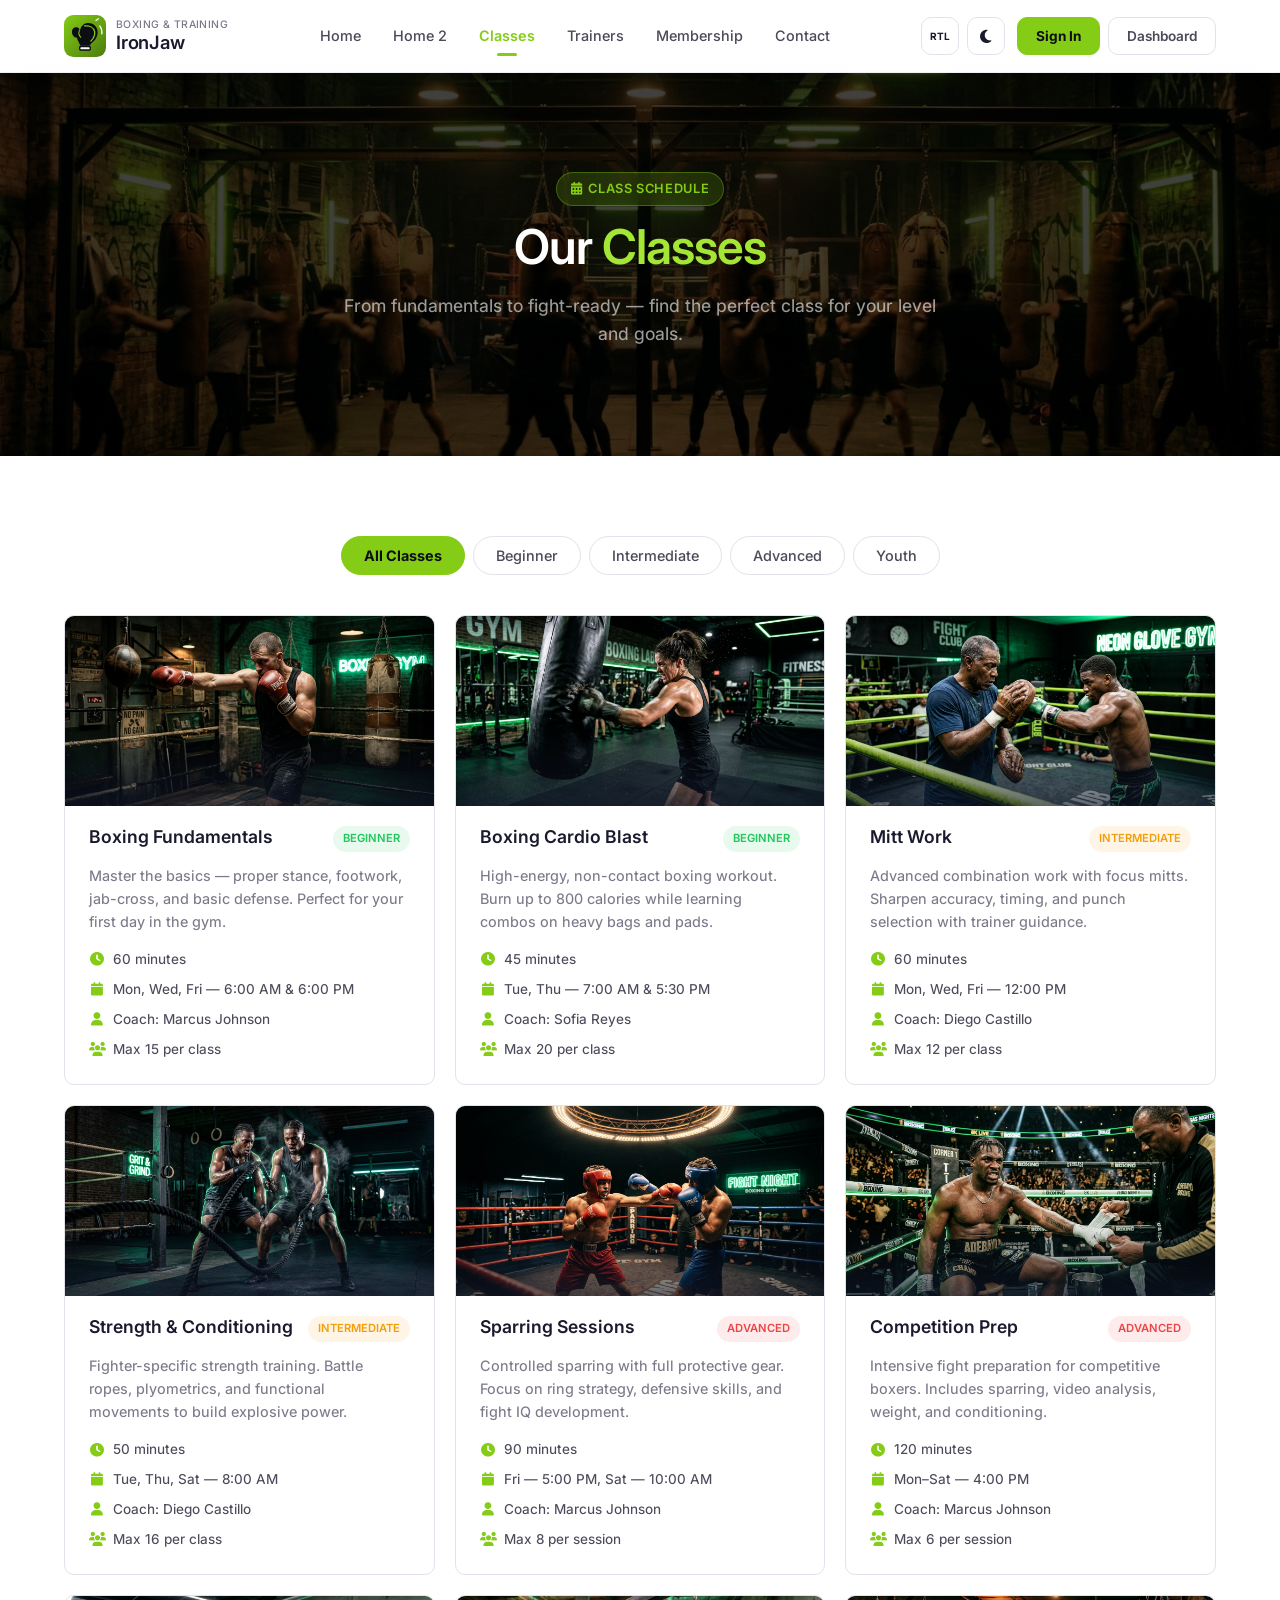
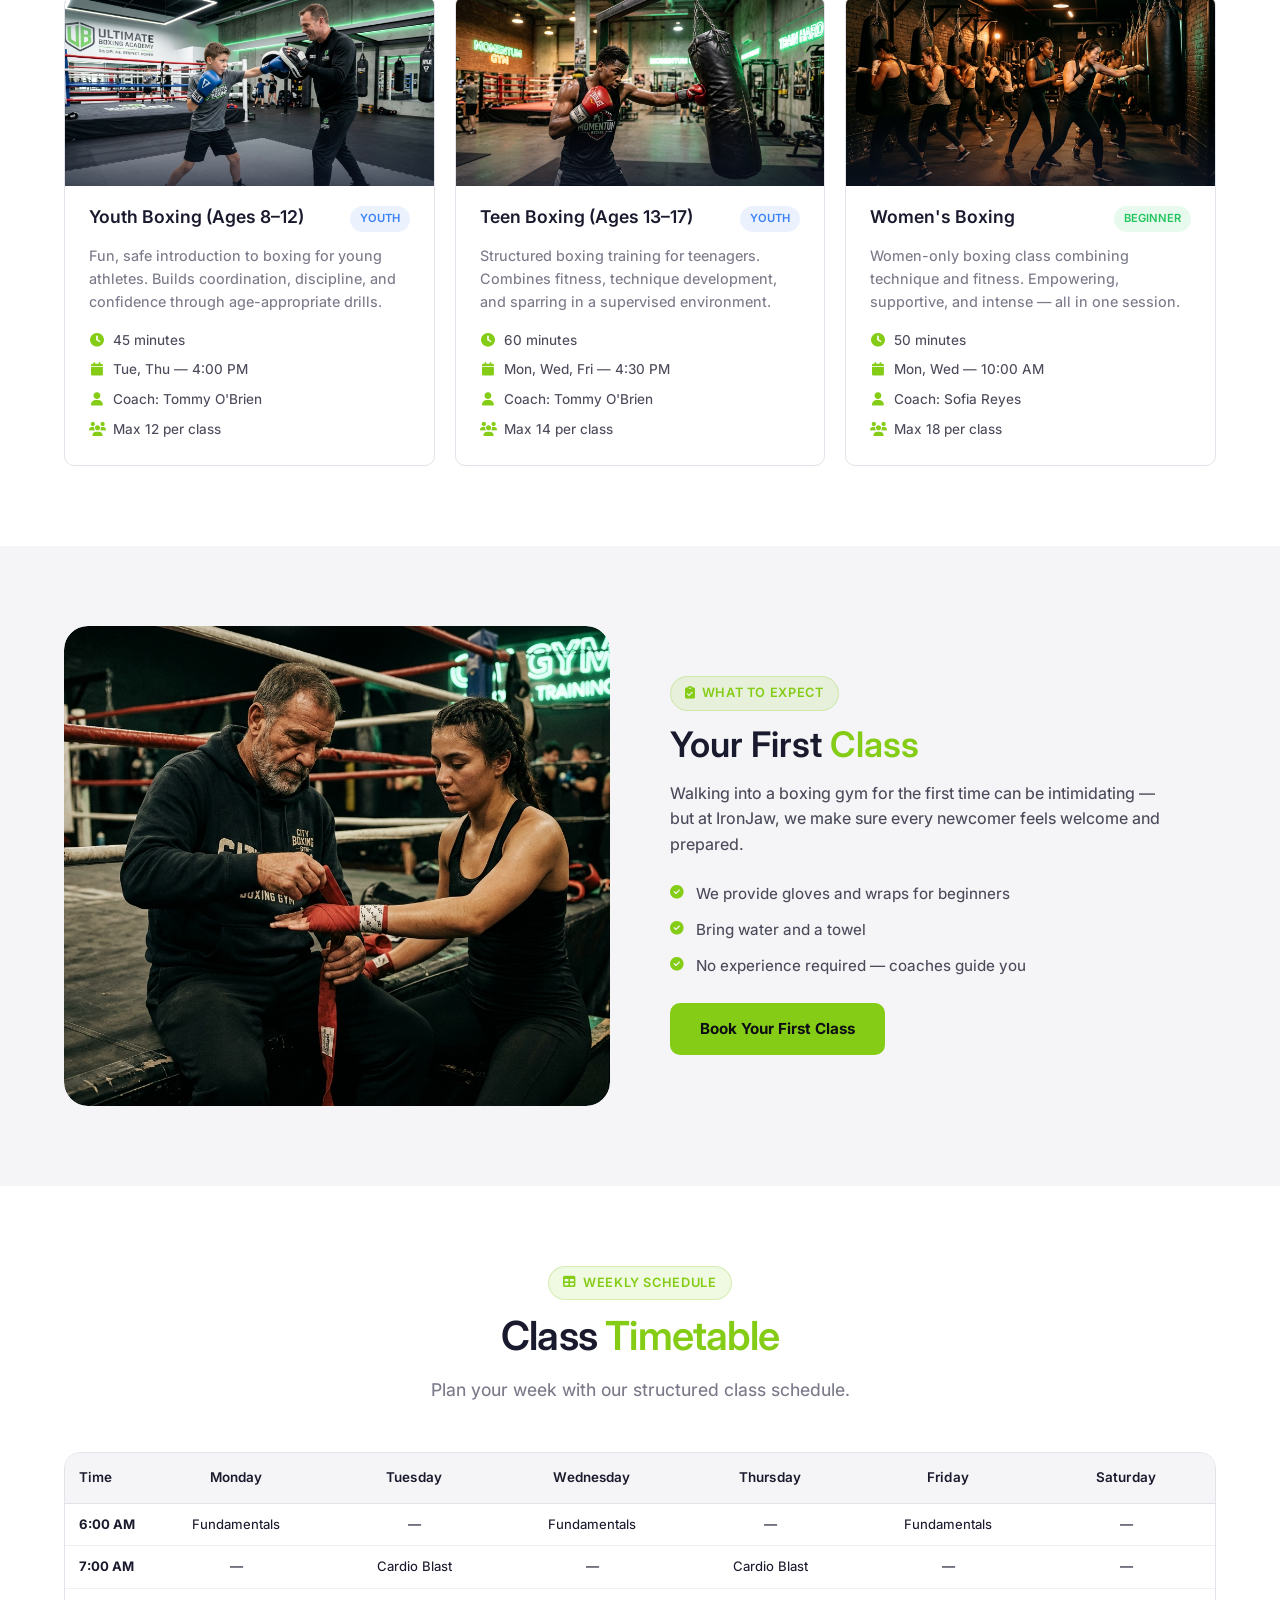
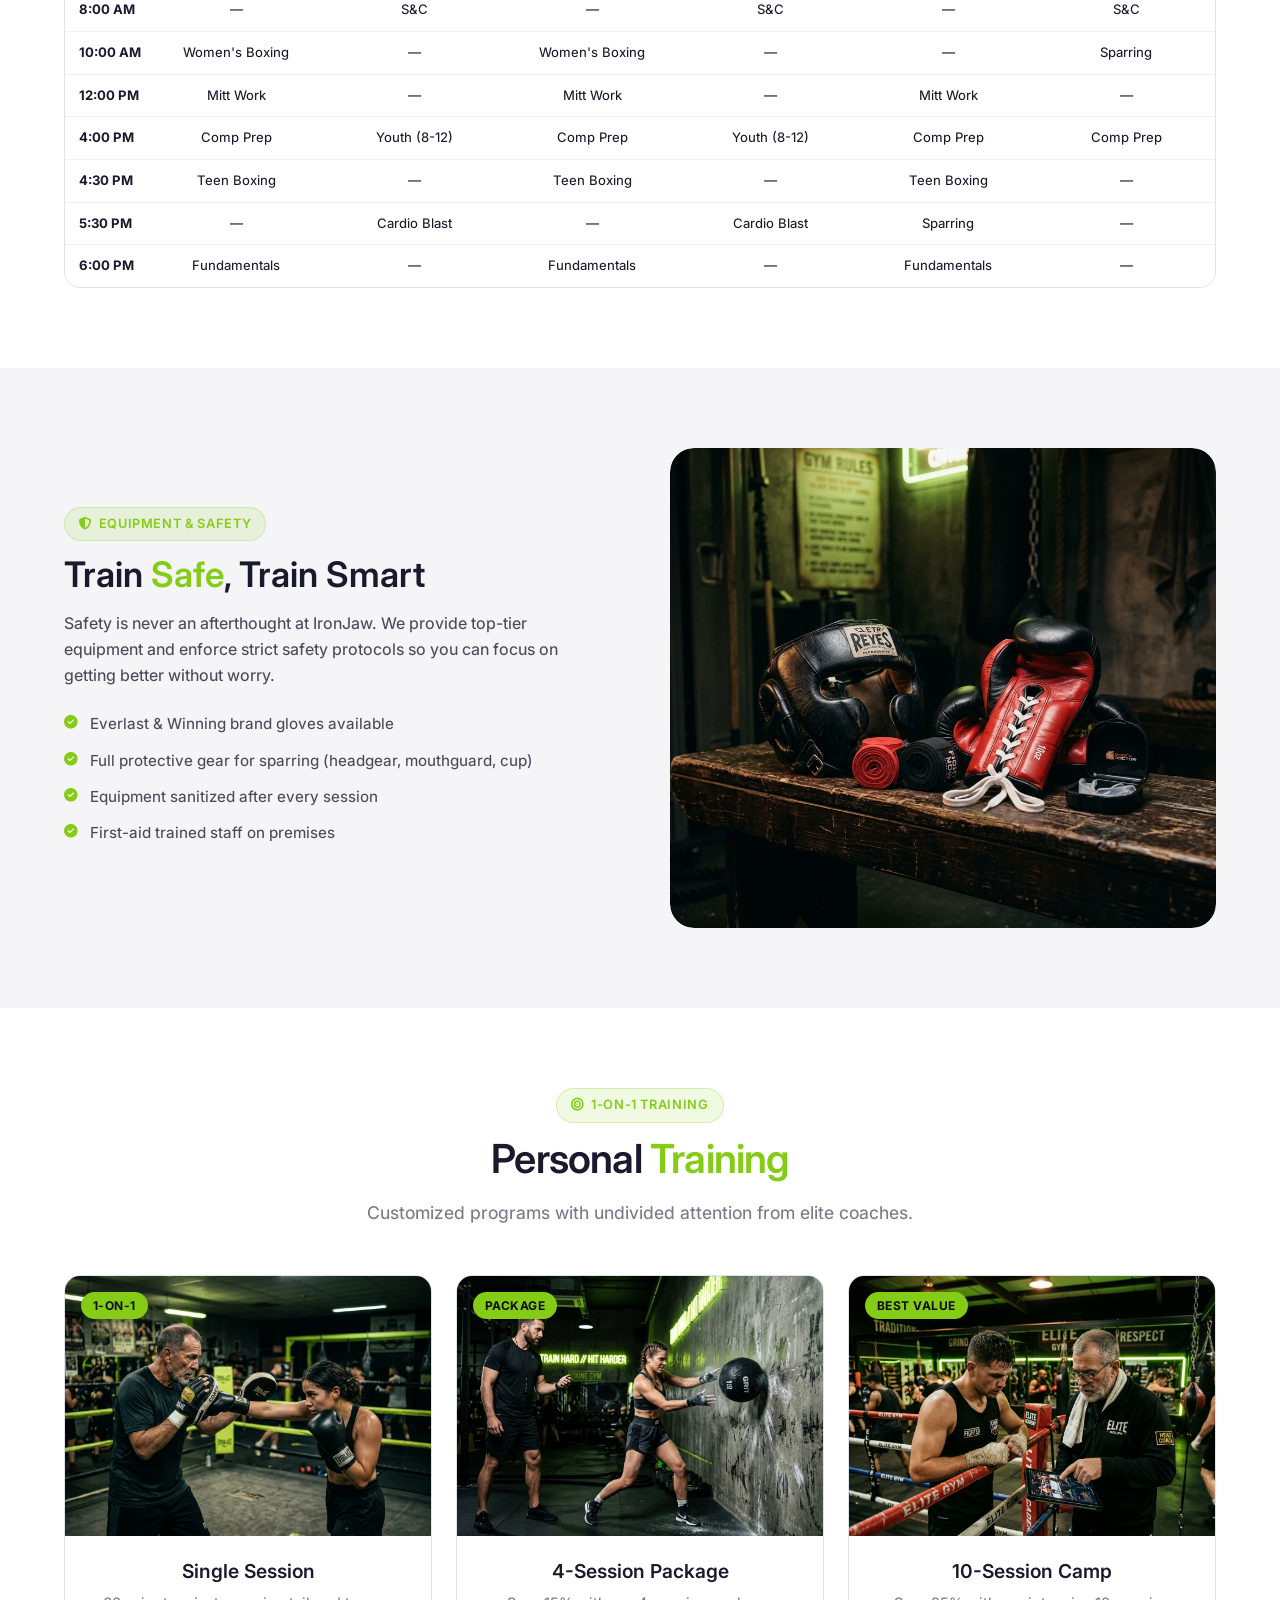
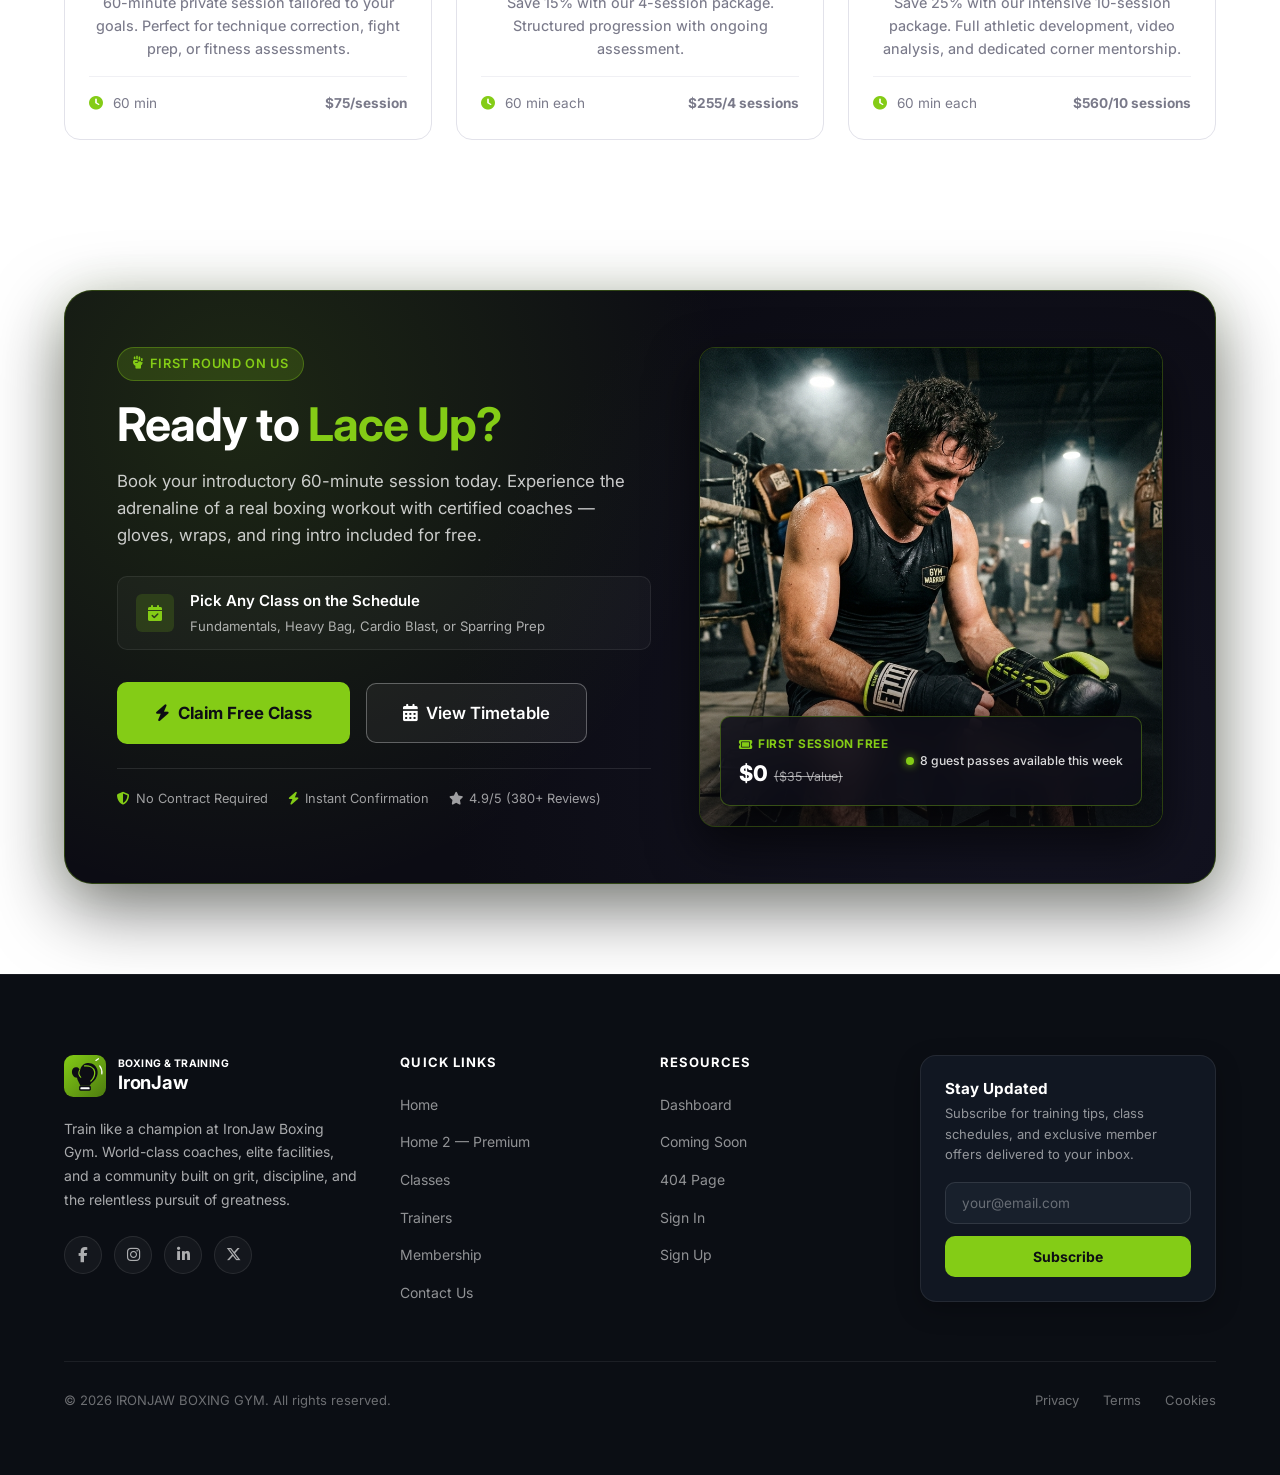
<file: classes.html>
<!DOCTYPE html>
<html lang="en" dir="ltr" id="root-html">
<head>
    <meta charset="UTF-8">
    <meta name="viewport" content="width=device-width, initial-scale=1.0">
    <title>Classes — IronJaw Boxing Gym & Training Center</title>
    <meta name="description" content="Explore boxing classes by level at IronJaw. Beginner fundamentals, cardio boxing, advanced sparring, youth programs, and personal training sessions.">
    <link rel="icon" href="favicon.svg" type="image/svg+xml">
    <link rel="preconnect" href="https://fonts.googleapis.com">
    <link rel="preconnect" href="https://fonts.gstatic.com" crossorigin>
    <link href="https://fonts.googleapis.com/css2?family=Inter:wght@400;450;500;600;700&display=swap" rel="stylesheet">
    <link rel="stylesheet" href="https://cdnjs.cloudflare.com/ajax/libs/font-awesome/6.5.1/css/all.min.css">
    <link rel="stylesheet" href="style.css">
    <script>(function(){try{if(localStorage.getItem('ij-dark')==='1'){document.documentElement.classList.add('dark')}if(localStorage.getItem('ij-rtl')==='1'){document.documentElement.setAttribute('dir','rtl')}}catch(e){}})();</script>
</head>
<body>

<div id="navbar-placeholder"></div>

<!-- ============ SECTION 1: PAGE HERO ============ -->
<section style="background:var(--secondary);padding:100px 0 60px;text-align:center;position:relative;overflow:hidden;">
    <div style="position:absolute;inset:0;z-index:0;"><img src="assets/images/classes-hero-bg.jpg" alt="Evening boxing class in session" style="width:100%;height:100%;object-fit:cover;filter:brightness(0.25);"></div>
    <div class="container" style="position:relative;z-index:2;">
        <span class="section-badge" style="background:rgba(132,204,22,0.18);border:1px solid rgba(132,204,22,0.35);backdrop-filter:blur(8px);"><i class="fas fa-calendar-days"></i> Class Schedule</span>
        <h1 class="section-title fade-up" style="color:#fff;font-size:3rem;">Our <span style="color:var(--primary-light);">Classes</span></h1>
        <p class="section-subtitle fade-up" style="color:rgba(255,255,255,0.6);">From fundamentals to fight-ready — find the perfect class for your level and goals.</p>
    </div>
</section>

<!-- ============ SECTION 2: FILTER + CLASS CARDS ============ -->
<section class="section">
    <div class="container">
        <div class="filter-tabs">
            <button class="filter-tab active" data-filter="all">All Classes</button>
            <button class="filter-tab" data-filter="beginner">Beginner</button>
            <button class="filter-tab" data-filter="intermediate">Intermediate</button>
            <button class="filter-tab" data-filter="advanced">Advanced</button>
            <button class="filter-tab" data-filter="youth">Youth</button>
        </div>

        <div class="schedule-grid">
            <div class="schedule-card filter-card fade-up" data-category="beginner">
                <div class="schedule-card-img">
                    <img src="assets/images/class-fundamentals.jpg" alt="Boxing Fundamentals Class" loading="lazy">
                </div>
                <div class="schedule-card-header">
                    <h3 class="schedule-card-title">Boxing Fundamentals</h3>
                    <span class="schedule-card-level beginner">Beginner</span>
                </div>
                <p class="schedule-card-desc">Master the basics — proper stance, footwork, jab-cross, and basic defense. Perfect for your first day in the gym.</p>
                <div class="schedule-card-meta">
                    <span><i class="fas fa-clock"></i> 60 minutes</span>
                    <span><i class="fas fa-calendar"></i> Mon, Wed, Fri — 6:00 AM & 6:00 PM</span>
                    <span><i class="fas fa-user"></i> Coach: Marcus Johnson</span>
                    <span><i class="fas fa-users"></i> Max 15 per class</span>
                </div>
            </div>
            <div class="schedule-card filter-card fade-up delay-1" data-category="beginner">
                <div class="schedule-card-img">
                    <img src="assets/images/class-cardio-blast.jpg" alt="Boxing Cardio Blast Class" loading="lazy">
                </div>
                <div class="schedule-card-header">
                    <h3 class="schedule-card-title">Boxing Cardio Blast</h3>
                    <span class="schedule-card-level beginner">Beginner</span>
                </div>
                <p class="schedule-card-desc">High-energy, non-contact boxing workout. Burn up to 800 calories while learning combos on heavy bags and pads.</p>
                <div class="schedule-card-meta">
                    <span><i class="fas fa-clock"></i> 45 minutes</span>
                    <span><i class="fas fa-calendar"></i> Tue, Thu — 7:00 AM & 5:30 PM</span>
                    <span><i class="fas fa-user"></i> Coach: Sofia Reyes</span>
                    <span><i class="fas fa-users"></i> Max 20 per class</span>
                </div>
            </div>
            <div class="schedule-card filter-card fade-up delay-2" data-category="intermediate">
                <div class="schedule-card-img">
                    <img src="assets/images/class-mitt-combos.jpg" alt="Mitt Work and Combinations Training" loading="lazy">
                </div>
                <div class="schedule-card-header">
                    <h3 class="schedule-card-title">Mitt Work</h3>
                    <span class="schedule-card-level intermediate">Intermediate</span>
                </div>
                <p class="schedule-card-desc">Advanced combination work with focus mitts. Sharpen accuracy, timing, and punch selection with trainer guidance.</p>
                <div class="schedule-card-meta">
                    <span><i class="fas fa-clock"></i> 60 minutes</span>
                    <span><i class="fas fa-calendar"></i> Mon, Wed, Fri — 12:00 PM</span>
                    <span><i class="fas fa-user"></i> Coach: Diego Castillo</span>
                    <span><i class="fas fa-users"></i> Max 12 per class</span>
                </div>
            </div>
            <div class="schedule-card filter-card fade-up" data-category="intermediate">
                <div class="schedule-card-img">
                    <img src="assets/images/class-strength-cond.jpg" alt="Strength and Fighter Conditioning Class" loading="lazy">
                </div>
                <div class="schedule-card-header">
                    <h3 class="schedule-card-title">Strength & Conditioning</h3>
                    <span class="schedule-card-level intermediate">Intermediate</span>
                </div>
                <p class="schedule-card-desc">Fighter-specific strength training. Battle ropes, plyometrics, and functional movements to build explosive power.</p>
                <div class="schedule-card-meta">
                    <span><i class="fas fa-clock"></i> 50 minutes</span>
                    <span><i class="fas fa-calendar"></i> Tue, Thu, Sat — 8:00 AM</span>
                    <span><i class="fas fa-user"></i> Coach: Diego Castillo</span>
                    <span><i class="fas fa-users"></i> Max 16 per class</span>
                </div>
            </div>
            <div class="schedule-card filter-card fade-up delay-1" data-category="advanced">
                <div class="schedule-card-img">
                    <img src="assets/images/class-sparring.jpg" alt="Boxing Sparring Sessions" loading="lazy">
                </div>
                <div class="schedule-card-header">
                    <h3 class="schedule-card-title">Sparring Sessions</h3>
                    <span class="schedule-card-level advanced">Advanced</span>
                </div>
                <p class="schedule-card-desc">Controlled sparring with full protective gear. Focus on ring strategy, defensive skills, and fight IQ development.</p>
                <div class="schedule-card-meta">
                    <span><i class="fas fa-clock"></i> 90 minutes</span>
                    <span><i class="fas fa-calendar"></i> Fri — 5:00 PM, Sat — 10:00 AM</span>
                    <span><i class="fas fa-user"></i> Coach: Marcus Johnson</span>
                    <span><i class="fas fa-users"></i> Max 8 per session</span>
                </div>
            </div>
            <div class="schedule-card filter-card fade-up delay-2" data-category="advanced">
                <div class="schedule-card-img">
                    <img src="assets/images/class-comp-prep.jpg" alt="Fighter Competition Preparation" loading="lazy">
                </div>
                <div class="schedule-card-header">
                    <h3 class="schedule-card-title">Competition Prep</h3>
                    <span class="schedule-card-level advanced">Advanced</span>
                </div>
                <p class="schedule-card-desc">Intensive fight preparation for competitive boxers. Includes sparring, video analysis, weight, and conditioning.</p>
                <div class="schedule-card-meta">
                    <span><i class="fas fa-clock"></i> 120 minutes</span>
                    <span><i class="fas fa-calendar"></i> Mon–Sat — 4:00 PM</span>
                    <span><i class="fas fa-user"></i> Coach: Marcus Johnson</span>
                    <span><i class="fas fa-users"></i> Max 6 per session</span>
                </div>
            </div>
            <div class="schedule-card filter-card fade-up" data-category="youth">
                <div class="schedule-card-img">
                    <img src="assets/images/class-youth-boxing.jpg" alt="Youth Boxing Program Ages 8 to 12" loading="lazy">
                </div>
                <div class="schedule-card-header">
                    <h3 class="schedule-card-title">Youth Boxing (Ages 8–12)</h3>
                    <span class="schedule-card-level alllevels">Youth</span>
                </div>
                <p class="schedule-card-desc">Fun, safe introduction to boxing for young athletes. Builds coordination, discipline, and confidence through age-appropriate drills.</p>
                <div class="schedule-card-meta">
                    <span><i class="fas fa-clock"></i> 45 minutes</span>
                    <span><i class="fas fa-calendar"></i> Tue, Thu — 4:00 PM</span>
                    <span><i class="fas fa-user"></i> Coach: Tommy O'Brien</span>
                    <span><i class="fas fa-users"></i> Max 12 per class</span>
                </div>
            </div>
            <div class="schedule-card filter-card fade-up delay-1" data-category="youth">
                <div class="schedule-card-img">
                    <img src="assets/images/class-teen-boxing.jpg" alt="Teen Boxing Training Ages 13 to 17" loading="lazy">
                </div>
                <div class="schedule-card-header">
                    <h3 class="schedule-card-title">Teen Boxing (Ages 13–17)</h3>
                    <span class="schedule-card-level alllevels">Youth</span>
                </div>
                <p class="schedule-card-desc">Structured boxing training for teenagers. Combines fitness, technique development, and sparring in a supervised environment.</p>
                <div class="schedule-card-meta">
                    <span><i class="fas fa-clock"></i> 60 minutes</span>
                    <span><i class="fas fa-calendar"></i> Mon, Wed, Fri — 4:30 PM</span>
                    <span><i class="fas fa-user"></i> Coach: Tommy O'Brien</span>
                    <span><i class="fas fa-users"></i> Max 14 per class</span>
                </div>
            </div>
            <div class="schedule-card filter-card fade-up delay-2" data-category="beginner">
                <div class="schedule-card-img">
                    <img src="assets/images/class-womens-boxing.jpg" alt="Women's Boxing Class Training" loading="lazy">
                </div>
                <div class="schedule-card-header">
                    <h3 class="schedule-card-title">Women's Boxing</h3>
                    <span class="schedule-card-level beginner">Beginner</span>
                </div>
                <p class="schedule-card-desc">Women-only boxing class combining technique and fitness. Empowering, supportive, and intense — all in one session.</p>
                <div class="schedule-card-meta">
                    <span><i class="fas fa-clock"></i> 50 minutes</span>
                    <span><i class="fas fa-calendar"></i> Mon, Wed — 10:00 AM</span>
                    <span><i class="fas fa-user"></i> Coach: Sofia Reyes</span>
                    <span><i class="fas fa-users"></i> Max 18 per class</span>
                </div>
            </div>
        </div>
    </div>
</section>

<!-- ============ SECTION 3: SPLIT — WHAT TO EXPECT ============ -->
<section class="section section-alt">
    <div class="container">
        <div class="split-row">
            <div class="split-img slide-left">
                <img src="assets/images/class-expectation-prep.jpg" alt="Coach wrapping beginner fighter hands before class" loading="lazy">
                <div class="split-accent"></div>
            </div>
            <div class="split-content slide-right">
                <span class="section-badge"><i class="fas fa-clipboard-check"></i> What to Expect</span>
                <h2>Your First <span style="color:var(--primary);">Class</span></h2>
                <p>Walking into a boxing gym for the first time can be intimidating — but at IronJaw, we make sure every newcomer feels welcome and prepared.</p>
                <div class="split-list">
                    <div class="split-list-item"><i class="fas fa-check-circle"></i> We provide gloves and wraps for beginners</div>
                    <div class="split-list-item"><i class="fas fa-check-circle"></i> Bring water and a towel</div>
                    <div class="split-list-item"><i class="fas fa-check-circle"></i> No experience required — coaches guide you</div>
                </div>
                <a href="contact.html" class="btn btn-primary">Book Your First Class</a>
            </div>
        </div>
    </div>
</section>

<!-- ============ SECTION 4: WEEKLY SCHEDULE TABLE ============ -->
<section class="section" id="schedule">
    <div class="container text-center">
        <span class="section-badge fade-up"><i class="fas fa-table"></i> Weekly Schedule</span>
        <h2 class="section-title fade-up">Class <span style="color:var(--primary);">Timetable</span></h2>
        <p class="section-subtitle fade-up">Plan your week with our structured class schedule.</p>

        <div class="comparison-table-wrap schedule-table-desktop overflow-x-auto fade-up">
            <table class="comparison-table schedule-table">
                <thead>
                    <tr>
                        <th>Time</th>
                        <th>Monday</th>
                        <th>Tuesday</th>
                        <th>Wednesday</th>
                        <th>Thursday</th>
                        <th>Friday</th>
                        <th>Saturday</th>
                    </tr>
                </thead>
                <tbody>
                    <tr>
                        <td><strong>6:00 AM</strong></td>
                        <td>Fundamentals</td>
                        <td>—</td>
                        <td>Fundamentals</td>
                        <td>—</td>
                        <td>Fundamentals</td>
                        <td>—</td>
                    </tr>
                    <tr>
                        <td><strong>7:00 AM</strong></td>
                        <td>—</td>
                        <td>Cardio Blast</td>
                        <td>—</td>
                        <td>Cardio Blast</td>
                        <td>—</td>
                        <td>—</td>
                    </tr>
                    <tr>
                        <td><strong>8:00 AM</strong></td>
                        <td>—</td>
                        <td>S&C</td>
                        <td>—</td>
                        <td>S&C</td>
                        <td>—</td>
                        <td>S&C</td>
                    </tr>
                    <tr>
                        <td><strong>10:00 AM</strong></td>
                        <td>Women's Boxing</td>
                        <td>—</td>
                        <td>Women's Boxing</td>
                        <td>—</td>
                        <td>—</td>
                        <td>Sparring</td>
                    </tr>
                    <tr>
                        <td><strong>12:00 PM</strong></td>
                        <td>Mitt Work</td>
                        <td>—</td>
                        <td>Mitt Work</td>
                        <td>—</td>
                        <td>Mitt Work</td>
                        <td>—</td>
                    </tr>
                    <tr>
                        <td><strong>4:00 PM</strong></td>
                        <td>Comp Prep</td>
                        <td>Youth (8-12)</td>
                        <td>Comp Prep</td>
                        <td>Youth (8-12)</td>
                        <td>Comp Prep</td>
                        <td>Comp Prep</td>
                    </tr>
                    <tr>
                        <td><strong>4:30 PM</strong></td>
                        <td>Teen Boxing</td>
                        <td>—</td>
                        <td>Teen Boxing</td>
                        <td>—</td>
                        <td>Teen Boxing</td>
                        <td>—</td>
                    </tr>
                    <tr>
                        <td><strong>5:30 PM</strong></td>
                        <td>—</td>
                        <td>Cardio Blast</td>
                        <td>—</td>
                        <td>Cardio Blast</td>
                        <td>Sparring</td>
                        <td>—</td>
                    </tr>
                    <tr>
                        <td><strong>6:00 PM</strong></td>
                        <td>Fundamentals</td>
                        <td>—</td>
                        <td>Fundamentals</td>
                        <td>—</td>
                        <td>Fundamentals</td>
                        <td>—</td>
                    </tr>
                </tbody>
            </table>
        </div>

        <!-- Mobile Daily Schedule View (Zero sidescroll on mobile) -->
        <div class="mobile-schedule-wrap fade-up">
            <div class="mobile-schedule-tabs" role="tablist">
                <button class="mobile-sched-tab active" data-day="mon" role="tab" aria-selected="true">Mon</button>
                <button class="mobile-sched-tab" data-day="tue" role="tab" aria-selected="false">Tue</button>
                <button class="mobile-sched-tab" data-day="wed" role="tab" aria-selected="false">Wed</button>
                <button class="mobile-sched-tab" data-day="thu" role="tab" aria-selected="false">Thu</button>
                <button class="mobile-sched-tab" data-day="fri" role="tab" aria-selected="false">Fri</button>
                <button class="mobile-sched-tab" data-day="sat" role="tab" aria-selected="false">Sat</button>
            </div>

            <div class="mobile-sched-panels">
                <!-- Monday -->
                <div class="mobile-sched-panel active" id="day-mon">
                    <div class="mobile-sched-card">
                        <span class="mobile-sched-time"><i class="fas fa-clock"></i> 6:00 AM</span>
                        <div class="mobile-sched-info">
                            <h4>Boxing Fundamentals</h4>
                            <p><i class="fas fa-user"></i> Coach: Marcus Johnson • 60 mins</p>
                        </div>
                        <span class="schedule-card-level beginner">Beginner</span>
                    </div>
                    <div class="mobile-sched-card">
                        <span class="mobile-sched-time"><i class="fas fa-clock"></i> 10:00 AM</span>
                        <div class="mobile-sched-info">
                            <h4>Women's Boxing</h4>
                            <p><i class="fas fa-user"></i> Coach: Sofia Reyes • 50 mins</p>
                        </div>
                        <span class="schedule-card-level beginner">Beginner</span>
                    </div>
                    <div class="mobile-sched-card">
                        <span class="mobile-sched-time"><i class="fas fa-clock"></i> 12:00 PM</span>
                        <div class="mobile-sched-info">
                            <h4>Mitt Work</h4>
                            <p><i class="fas fa-user"></i> Coach: Diego Castillo • 60 mins</p>
                        </div>
                        <span class="schedule-card-level intermediate">Intermediate</span>
                    </div>
                    <div class="mobile-sched-card">
                        <span class="mobile-sched-time"><i class="fas fa-clock"></i> 4:00 PM</span>
                        <div class="mobile-sched-info">
                            <h4>Competition Prep</h4>
                            <p><i class="fas fa-user"></i> Coach: Marcus Johnson • 120 mins</p>
                        </div>
                        <span class="schedule-card-level advanced">Advanced</span>
                    </div>
                    <div class="mobile-sched-card">
                        <span class="mobile-sched-time"><i class="fas fa-clock"></i> 4:30 PM</span>
                        <div class="mobile-sched-info">
                            <h4>Teen Boxing</h4>
                            <p><i class="fas fa-user"></i> Coach: Tommy O'Brien • 60 mins</p>
                        </div>
                        <span class="schedule-card-level alllevels">Youth</span>
                    </div>
                    <div class="mobile-sched-card">
                        <span class="mobile-sched-time"><i class="fas fa-clock"></i> 6:00 PM</span>
                        <div class="mobile-sched-info">
                            <h4>Boxing Fundamentals</h4>
                            <p><i class="fas fa-user"></i> Coach: Marcus Johnson • 60 mins</p>
                        </div>
                        <span class="schedule-card-level beginner">Beginner</span>
                    </div>
                </div>

                <!-- Tuesday -->
                <div class="mobile-sched-panel" id="day-tue">
                    <div class="mobile-sched-card">
                        <span class="mobile-sched-time"><i class="fas fa-clock"></i> 7:00 AM</span>
                        <div class="mobile-sched-info">
                            <h4>Cardio Blast</h4>
                            <p><i class="fas fa-user"></i> Coach: Sofia Reyes • 45 mins</p>
                        </div>
                        <span class="schedule-card-level beginner">Beginner</span>
                    </div>
                    <div class="mobile-sched-card">
                        <span class="mobile-sched-time"><i class="fas fa-clock"></i> 8:00 AM</span>
                        <div class="mobile-sched-info">
                            <h4>Strength & Conditioning</h4>
                            <p><i class="fas fa-user"></i> Coach: Diego Castillo • 50 mins</p>
                        </div>
                        <span class="schedule-card-level intermediate">Intermediate</span>
                    </div>
                    <div class="mobile-sched-card">
                        <span class="mobile-sched-time"><i class="fas fa-clock"></i> 4:00 PM</span>
                        <div class="mobile-sched-info">
                            <h4>Youth Boxing (Ages 8–12)</h4>
                            <p><i class="fas fa-user"></i> Coach: Tommy O'Brien • 45 mins</p>
                        </div>
                        <span class="schedule-card-level alllevels">Youth</span>
                    </div>
                    <div class="mobile-sched-card">
                        <span class="mobile-sched-time"><i class="fas fa-clock"></i> 5:30 PM</span>
                        <div class="mobile-sched-info">
                            <h4>Cardio Blast</h4>
                            <p><i class="fas fa-user"></i> Coach: Sofia Reyes • 45 mins</p>
                        </div>
                        <span class="schedule-card-level beginner">Beginner</span>
                    </div>
                </div>

                <!-- Wednesday -->
                <div class="mobile-sched-panel" id="day-wed">
                    <div class="mobile-sched-card">
                        <span class="mobile-sched-time"><i class="fas fa-clock"></i> 6:00 AM</span>
                        <div class="mobile-sched-info">
                            <h4>Boxing Fundamentals</h4>
                            <p><i class="fas fa-user"></i> Coach: Marcus Johnson • 60 mins</p>
                        </div>
                        <span class="schedule-card-level beginner">Beginner</span>
                    </div>
                    <div class="mobile-sched-card">
                        <span class="mobile-sched-time"><i class="fas fa-clock"></i> 10:00 AM</span>
                        <div class="mobile-sched-info">
                            <h4>Women's Boxing</h4>
                            <p><i class="fas fa-user"></i> Coach: Sofia Reyes • 50 mins</p>
                        </div>
                        <span class="schedule-card-level beginner">Beginner</span>
                    </div>
                    <div class="mobile-sched-card">
                        <span class="mobile-sched-time"><i class="fas fa-clock"></i> 12:00 PM</span>
                        <div class="mobile-sched-info">
                            <h4>Mitt Work</h4>
                            <p><i class="fas fa-user"></i> Coach: Diego Castillo • 60 mins</p>
                        </div>
                        <span class="schedule-card-level intermediate">Intermediate</span>
                    </div>
                    <div class="mobile-sched-card">
                        <span class="mobile-sched-time"><i class="fas fa-clock"></i> 4:00 PM</span>
                        <div class="mobile-sched-info">
                            <h4>Competition Prep</h4>
                            <p><i class="fas fa-user"></i> Coach: Marcus Johnson • 120 mins</p>
                        </div>
                        <span class="schedule-card-level advanced">Advanced</span>
                    </div>
                    <div class="mobile-sched-card">
                        <span class="mobile-sched-time"><i class="fas fa-clock"></i> 4:30 PM</span>
                        <div class="mobile-sched-info">
                            <h4>Teen Boxing</h4>
                            <p><i class="fas fa-user"></i> Coach: Tommy O'Brien • 60 mins</p>
                        </div>
                        <span class="schedule-card-level alllevels">Youth</span>
                    </div>
                    <div class="mobile-sched-card">
                        <span class="mobile-sched-time"><i class="fas fa-clock"></i> 6:00 PM</span>
                        <div class="mobile-sched-info">
                            <h4>Boxing Fundamentals</h4>
                            <p><i class="fas fa-user"></i> Coach: Marcus Johnson • 60 mins</p>
                        </div>
                        <span class="schedule-card-level beginner">Beginner</span>
                    </div>
                </div>

                <!-- Thursday -->
                <div class="mobile-sched-panel" id="day-thu">
                    <div class="mobile-sched-card">
                        <span class="mobile-sched-time"><i class="fas fa-clock"></i> 7:00 AM</span>
                        <div class="mobile-sched-info">
                            <h4>Cardio Blast</h4>
                            <p><i class="fas fa-user"></i> Coach: Sofia Reyes • 45 mins</p>
                        </div>
                        <span class="schedule-card-level beginner">Beginner</span>
                    </div>
                    <div class="mobile-sched-card">
                        <span class="mobile-sched-time"><i class="fas fa-clock"></i> 8:00 AM</span>
                        <div class="mobile-sched-info">
                            <h4>Strength & Conditioning</h4>
                            <p><i class="fas fa-user"></i> Coach: Diego Castillo • 50 mins</p>
                        </div>
                        <span class="schedule-card-level intermediate">Intermediate</span>
                    </div>
                    <div class="mobile-sched-card">
                        <span class="mobile-sched-time"><i class="fas fa-clock"></i> 4:00 PM</span>
                        <div class="mobile-sched-info">
                            <h4>Youth Boxing (Ages 8–12)</h4>
                            <p><i class="fas fa-user"></i> Coach: Tommy O'Brien • 45 mins</p>
                        </div>
                        <span class="schedule-card-level alllevels">Youth</span>
                    </div>
                    <div class="mobile-sched-card">
                        <span class="mobile-sched-time"><i class="fas fa-clock"></i> 5:30 PM</span>
                        <div class="mobile-sched-info">
                            <h4>Cardio Blast</h4>
                            <p><i class="fas fa-user"></i> Coach: Sofia Reyes • 45 mins</p>
                        </div>
                        <span class="schedule-card-level beginner">Beginner</span>
                    </div>
                </div>

                <!-- Friday -->
                <div class="mobile-sched-panel" id="day-fri">
                    <div class="mobile-sched-card">
                        <span class="mobile-sched-time"><i class="fas fa-clock"></i> 6:00 AM</span>
                        <div class="mobile-sched-info">
                            <h4>Boxing Fundamentals</h4>
                            <p><i class="fas fa-user"></i> Coach: Marcus Johnson • 60 mins</p>
                        </div>
                        <span class="schedule-card-level beginner">Beginner</span>
                    </div>
                    <div class="mobile-sched-card">
                        <span class="mobile-sched-time"><i class="fas fa-clock"></i> 12:00 PM</span>
                        <div class="mobile-sched-info">
                            <h4>Mitt Work</h4>
                            <p><i class="fas fa-user"></i> Coach: Diego Castillo • 60 mins</p>
                        </div>
                        <span class="schedule-card-level intermediate">Intermediate</span>
                    </div>
                    <div class="mobile-sched-card">
                        <span class="mobile-sched-time"><i class="fas fa-clock"></i> 4:00 PM</span>
                        <div class="mobile-sched-info">
                            <h4>Competition Prep</h4>
                            <p><i class="fas fa-user"></i> Coach: Marcus Johnson • 120 mins</p>
                        </div>
                        <span class="schedule-card-level advanced">Advanced</span>
                    </div>
                    <div class="mobile-sched-card">
                        <span class="mobile-sched-time"><i class="fas fa-clock"></i> 4:30 PM</span>
                        <div class="mobile-sched-info">
                            <h4>Teen Boxing</h4>
                            <p><i class="fas fa-user"></i> Coach: Tommy O'Brien • 60 mins</p>
                        </div>
                        <span class="schedule-card-level alllevels">Youth</span>
                    </div>
                    <div class="mobile-sched-card">
                        <span class="mobile-sched-time"><i class="fas fa-clock"></i> 5:30 PM</span>
                        <div class="mobile-sched-info">
                            <h4>Sparring Sessions</h4>
                            <p><i class="fas fa-user"></i> Coach: Marcus Johnson • 90 mins</p>
                        </div>
                        <span class="schedule-card-level advanced">Advanced</span>
                    </div>
                    <div class="mobile-sched-card">
                        <span class="mobile-sched-time"><i class="fas fa-clock"></i> 6:00 PM</span>
                        <div class="mobile-sched-info">
                            <h4>Boxing Fundamentals</h4>
                            <p><i class="fas fa-user"></i> Coach: Marcus Johnson • 60 mins</p>
                        </div>
                        <span class="schedule-card-level beginner">Beginner</span>
                    </div>
                </div>

                <!-- Saturday -->
                <div class="mobile-sched-panel" id="day-sat">
                    <div class="mobile-sched-card">
                        <span class="mobile-sched-time"><i class="fas fa-clock"></i> 8:00 AM</span>
                        <div class="mobile-sched-info">
                            <h4>Strength & Conditioning</h4>
                            <p><i class="fas fa-user"></i> Coach: Diego Castillo • 50 mins</p>
                        </div>
                        <span class="schedule-card-level intermediate">Intermediate</span>
                    </div>
                    <div class="mobile-sched-card">
                        <span class="mobile-sched-time"><i class="fas fa-clock"></i> 10:00 AM</span>
                        <div class="mobile-sched-info">
                            <h4>Sparring Sessions</h4>
                            <p><i class="fas fa-user"></i> Coach: Marcus Johnson • 90 mins</p>
                        </div>
                        <span class="schedule-card-level advanced">Advanced</span>
                    </div>
                    <div class="mobile-sched-card">
                        <span class="mobile-sched-time"><i class="fas fa-clock"></i> 4:00 PM</span>
                        <div class="mobile-sched-info">
                            <h4>Competition Prep</h4>
                            <p><i class="fas fa-user"></i> Coach: Marcus Johnson • 120 mins</p>
                        </div>
                        <span class="schedule-card-level advanced">Advanced</span>
                    </div>
                </div>
            </div>
        </div>
    </div>
</section>

<!-- ============ SECTION 5: EQUIPMENT SPLIT ============ -->
<section class="section section-alt">
    <div class="container">
        <div class="split-row" style="direction:ltr;">
            <div class="split-content slide-left" style="direction:inherit;">
                <span class="section-badge"><i class="fas fa-shield-halved"></i> Equipment & Safety</span>
                <h2>Train <span style="color:var(--primary);">Safe</span>, Train Smart</h2>
                <p>Safety is never an afterthought at IronJaw. We provide top-tier equipment and enforce strict safety protocols so you can focus on getting better without worry.</p>
                <div class="split-list">
                    <div class="split-list-item"><i class="fas fa-check-circle"></i> Everlast & Winning brand gloves available</div>
                    <div class="split-list-item"><i class="fas fa-check-circle"></i> Full protective gear for sparring (headgear, mouthguard, cup)</div>
                    <div class="split-list-item"><i class="fas fa-check-circle"></i> Equipment sanitized after every session</div>
                    <div class="split-list-item"><i class="fas fa-check-circle"></i> First-aid trained staff on premises</div>
                </div>
            </div>
            <div class="split-img slide-right">
                <img src="assets/images/gear-safety-display.jpg" alt="Professional boxing safety gear display" loading="lazy">
                <div class="split-accent"></div>
            </div>
        </div>
    </div>
</section>

<!-- ============ SECTION 6: PERSONAL TRAINING ============ -->
<section class="section">
    <div class="container text-center">
        <span class="section-badge fade-up"><i class="fas fa-bullseye"></i> 1-on-1 Training</span>
        <h2 class="section-title fade-up">Personal <span style="color:var(--primary);">Training</span></h2>
        <p class="section-subtitle fade-up">Customized programs with undivided attention from elite coaches.</p>

        <div class="programs-grid">
            <div class="program-card fade-up">
                <div class="program-card-img">
                    <img src="assets/images/pt-single-session.jpg" alt="1-on-1 private boxing technique session" loading="lazy">
                    <span class="program-card-level">1-on-1</span>
                </div>
                <div class="program-card-body">
                    <h3 class="program-card-title">Single Session</h3>
                    <p class="program-card-desc">60-minute private session tailored to your goals. Perfect for technique correction, fight prep, or fitness assessments.</p>
                    <div class="program-card-meta">
                        <span><i class="fas fa-clock"></i> 60 min</span>
                        <span><strong>$75/session</strong></span>
                    </div>
                </div>
            </div>
            <div class="program-card fade-up delay-1">
                <div class="program-card-img">
                    <img src="assets/images/pt-four-package.jpg" alt="4-session progression conditioning package" loading="lazy">
                    <span class="program-card-level">Package</span>
                </div>
                <div class="program-card-body">
                    <h3 class="program-card-title">4-Session Package</h3>
                    <p class="program-card-desc">Save 15% with our 4-session package. Structured progression with ongoing assessment.</p>
                    <div class="program-card-meta">
                        <span><i class="fas fa-clock"></i> 60 min each</span>
                        <span><strong>$255/4 sessions</strong></span>
                    </div>
                </div>
            </div>
            <div class="program-card fade-up delay-2">
                <div class="program-card-img">
                    <img src="assets/images/pt-ten-camp.jpg" alt="10-session fight camp training package" loading="lazy">
                    <span class="program-card-level">Best Value</span>
                </div>
                <div class="program-card-body">
                    <h3 class="program-card-title">10-Session Camp</h3>
                    <p class="program-card-desc">Save 25% with our intensive 10-session package. Full athletic development, video analysis, and dedicated corner mentorship.</p>
                    <div class="program-card-meta">
                        <span><i class="fas fa-clock"></i> 60 min each</span>
                        <span><strong>$560/10 sessions</strong></span>
                    </div>
                </div>
            </div>
        </div>
    </div>
</section>

<!-- ============ SECTION 7: CTA SHOWCASE ============ -->
<section class="cta-classes-showcase">
    <div class="container">
        <div class="cta-classes-card fade-up">
            <div class="cta-classes-grid">
                <!-- Left Column: Content & Steps -->
                <div class="cta-classes-content">
                    <span class="section-badge" style="background:rgba(132,204,22,0.18);border:1px solid rgba(132,204,22,0.35);"><i class="fas fa-hand-fist"></i> First Round On Us</span>
                    <h2 class="cta-classes-title">Ready to <span style="color:var(--primary);">Lace Up?</span></h2>
                    <p class="cta-classes-desc">Book your introductory 60-minute session today. Experience the adrenaline of a real boxing workout with certified coaches — gloves, wraps, and ring intro included for free.</p>
                    
                    <div class="cta-classes-steps">
                        <div class="cta-step-item">
                            <div class="cta-step-icon"><i class="fas fa-calendar-check"></i></div>
                            <div class="cta-step-info">
                                <strong>Pick Any Class on the Schedule</strong>
                                <span>Fundamentals, Heavy Bag, Cardio Blast, or Sparring Prep</span>
                            </div>
                        </div>
                    </div>

                    <div class="cta-classes-actions">
                        <a href="signup.html" class="btn btn-primary btn-lg"><i class="fas fa-bolt"></i> Claim Free Class</a>
                        <a href="#schedule" class="btn btn-secondary btn-lg"><i class="fas fa-calendar-days"></i> View Timetable</a>
                    </div>

                    <div class="cta-classes-trust">
                        <span><i class="fas fa-shield-halved"></i> No Contract Required</span>
                        <span><i class="fas fa-bolt"></i> Instant Confirmation</span>
                        <span><i class="fas fa-star"></i> 4.9/5 (380+ Reviews)</span>
                    </div>
                </div>

                <!-- Right Column: Visual Media with VIP Pass Badge -->
                <div class="cta-classes-media-wrap">
                    <img src="assets/images/cta-classes.jpg" alt="Determined boxer lacing up gloves before intense training session" loading="lazy">
                    <div class="cta-vip-badge">
                        <div>
                            <div class="vip-badge-tag"><i class="fas fa-ticket"></i> First Session Free</div>
                            <div class="vip-badge-val"><strong>$0</strong> <span>($35 Value)</span></div>
                        </div>
                        <div class="vip-badge-spots">
                            <span class="live-dot"></span> 8 guest passes available this week
                        </div>
                    </div>
                </div>
            </div>
        </div>
    </div>
</section>

<div id="footer-placeholder"></div>
<script src="components.js"></script>
</body>
</html>
</file>
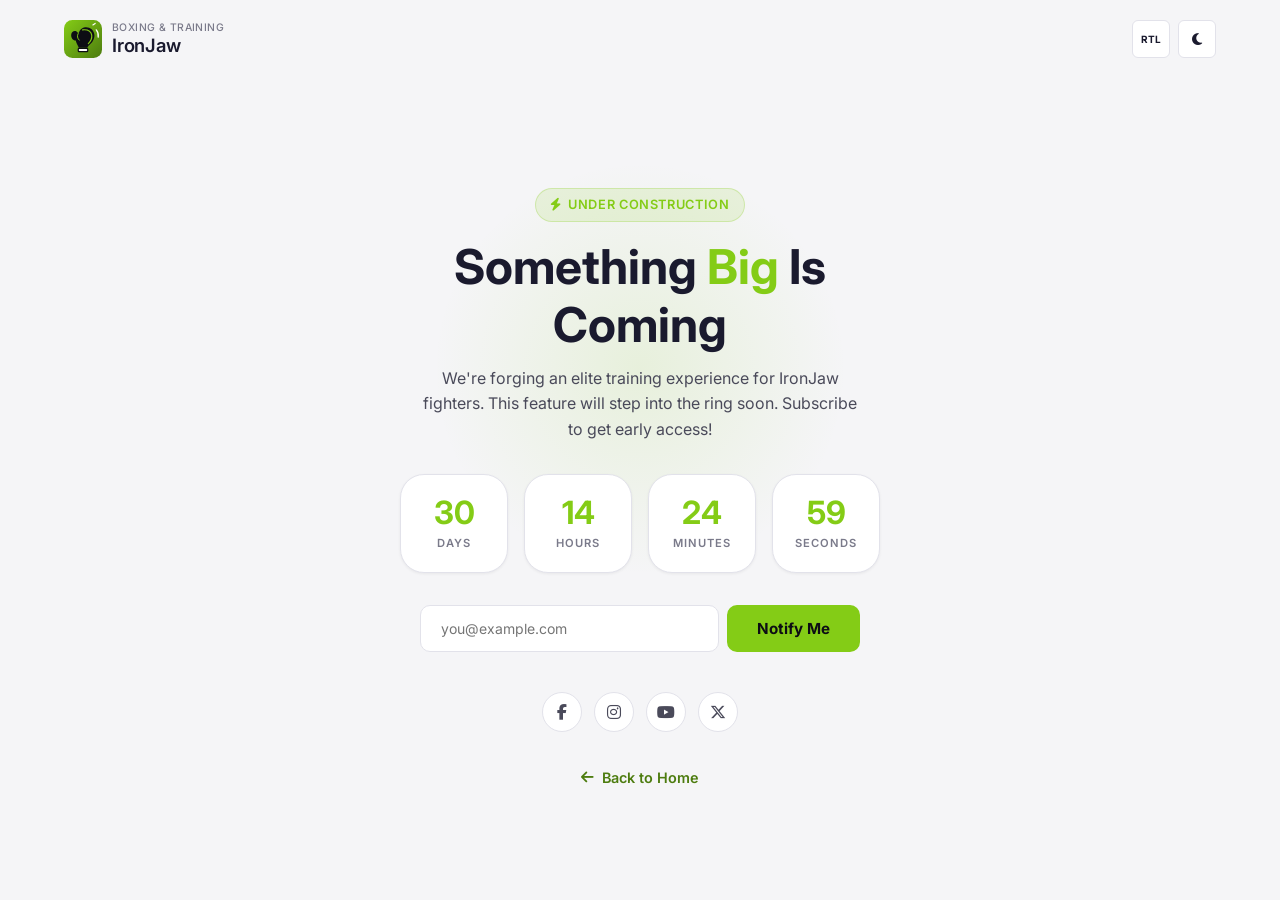
<file: coming-soon.html>
<!DOCTYPE html>
<html lang="en" dir="ltr" id="root-html">
<head>
    <meta charset="UTF-8">
    <meta name="viewport" content="width=device-width, initial-scale=1.0">
    <title>Coming Soon — IronJaw Boxing Gym</title>
    <meta name="description" content="Something big is coming to IronJaw Boxing Gym. Subscribe for updates on new features and programs.">
    <link rel="icon" href="favicon.svg" type="image/svg+xml">
    <link rel="preconnect" href="https://fonts.googleapis.com">
    <link rel="preconnect" href="https://fonts.gstatic.com" crossorigin>
    <link href="https://fonts.googleapis.com/css2?family=Inter:wght@400;450;500;600;700&display=swap" rel="stylesheet">
    <link rel="stylesheet" href="https://cdnjs.cloudflare.com/ajax/libs/font-awesome/6.5.1/css/all.min.css">
    <link rel="stylesheet" href="style.css">
    <script>(function(){try{if(localStorage.getItem('ij-dark')==='1'){document.documentElement.classList.add('dark')}if(localStorage.getItem('ij-rtl')==='1'){document.documentElement.setAttribute('dir','rtl')}}catch(e){}})();</script>
</head>
<body class="fullscreen-page">

<!-- Top Bar -->
<div style="display:flex;align-items:center;justify-content:space-between;padding:1.25rem 1.5rem;max-width:1200px;margin:0 auto;width:100%;">
    <a href="index.html" class="nav-logo" aria-label="IronJaw Home">
        <svg width="38" height="38" viewBox="0 0 100 100" fill="none" xmlns="http://www.w3.org/2000/svg">
            <defs><linearGradient id="logoBg" x1="0%" y1="0%" x2="100%" y2="100%"><stop offset="0%" stop-color="#84CC16"/><stop offset="100%" stop-color="#4D7C0F"/></linearGradient></defs>
            <rect width="100" height="100" rx="22" fill="url(#logoBg)"/>
            <rect x="36" y="73" width="28" height="12" rx="3.5" fill="#0D0D14"/>
            <rect x="39" y="76.5" width="22" height="5" rx="2" fill="#FFFFFF"/>
            <path d="M39 73 C36 66 32 60 31 54 C23 54 18 46 19 38 C20 31 26 27 33 30 C35 31 37 34 38 37 C40 28 46 20 56 19 C68 18 79 26 80 39 C81 50 74 61 65 67 L61 73 Z" fill="#0D0D14"/>
            <path d="M49 26 C60 25 71 29 73 40 C74 48 70 56 64 62" stroke="#84CC16" stroke-width="3" stroke-linecap="round" fill="none"/>
            <path d="M37 36 C34 42 35 48 40 53" stroke="#84CC16" stroke-width="2.5" stroke-linecap="round" fill="none"/>
            <path d="M85 26 C89 31 91 38 90 45" stroke="#FFFFFF" stroke-width="3.5" stroke-linecap="round" fill="none"/>
            <path d="M76 13 L82 9" stroke="#FFFFFF" stroke-width="3" stroke-linecap="round"/>
        </svg>
        <div class="nav-logo-text">
            <span class="brand-top">Boxing & Training</span>
            <span class="brand-bottom">IronJaw</span>
        </div>
    </a>
    <div style="display:flex;gap:0.5rem;">
        <button onclick="toggleDir()" class="auth-toggle-btn" title="Toggle Direction" aria-label="Toggle layout direction">
            <span class="dir-label" style="font-size:0.625rem;font-weight:700;">LTR</span>
        </button>
        <button onclick="toggleTheme()" class="auth-toggle-btn" title="Toggle Theme" aria-label="Toggle dark mode">
            <span class="theme-icon-wrap"><i class="fas fa-moon"></i></span>
        </button>
    </div>
</div>

<!-- Content -->
<div class="fullscreen-content">
    <div style="position:relative;max-width:540px;width:100%;margin:0 auto;">
        <!-- Decorative glow -->
        <div style="position:absolute;top:30%;left:50%;transform:translate(-50%,-50%);width:min(450px, 90vw);height:min(450px, 90vw);background:radial-gradient(circle,rgba(132,204,22,0.12),transparent 65%);border-radius:50%;pointer-events:none;"></div>

        <div style="position:relative;z-index:2;">
            <div class="section-label" style="justify-content:center;margin-bottom:1rem;">
                <i class="fas fa-bolt" style="color:var(--primary);"></i>
                Under Construction
            </div>
            <h1 class="coming-title">Something <span style="color:var(--primary);">Big</span> Is Coming</h1>
            <p class="coming-desc">
                We're forging an elite training experience for IronJaw fighters. This feature will step into the ring soon. Subscribe to get early access!
            </p>

            <!-- Countdown -->
            <div class="countdown-grid" id="countdown">
                <div class="countdown-item">
                    <div class="countdown-value" id="cd-days">28</div>
                    <div class="countdown-label">Days</div>
                </div>
                <div class="countdown-item">
                    <div class="countdown-value" id="cd-hours">14</div>
                    <div class="countdown-label">Hours</div>
                </div>
                <div class="countdown-item">
                    <div class="countdown-value" id="cd-mins">36</div>
                    <div class="countdown-label">Minutes</div>
                </div>
                <div class="countdown-item">
                    <div class="countdown-value" id="cd-secs">52</div>
                    <div class="countdown-label">Seconds</div>
                </div>
            </div>

            <!-- Subscribe -->
            <form class="subscribe-form" onsubmit="event.preventDefault(); alert('Subscribed! We will notify you when this page launches.'); this.reset();">
                <input type="email" placeholder="you@example.com" required>
                <button type="submit" class="btn btn-primary">Notify Me</button>
            </form>

            <!-- Social -->
            <div class="coming-socials">
                <a href="#" class="coming-social-link" aria-label="Facebook"><i class="fab fa-facebook-f"></i></a>
                <a href="#" class="coming-social-link" aria-label="Instagram"><i class="fab fa-instagram"></i></a>
                <a href="#" class="coming-social-link" aria-label="YouTube"><i class="fab fa-youtube"></i></a>
                <a href="#" class="coming-social-link" aria-label="Twitter"><i class="fab fa-x-twitter"></i></a>
            </div>

            <!-- Back to Home -->
            <div style="margin-top:2rem;">
                <a href="index.html" class="link-primary" style="font-size:0.9rem;display:inline-flex;align-items:center;gap:0.5rem;">
                    <i class="fas fa-arrow-left"></i> Back to Home
                </a>
            </div>
        </div>
    </div>
</div>

<script src="components.js"></script>
<script>
    document.addEventListener('DOMContentLoaded', function() {
        initAuthPage();
    });
</script>
</body>
</html>
</file>
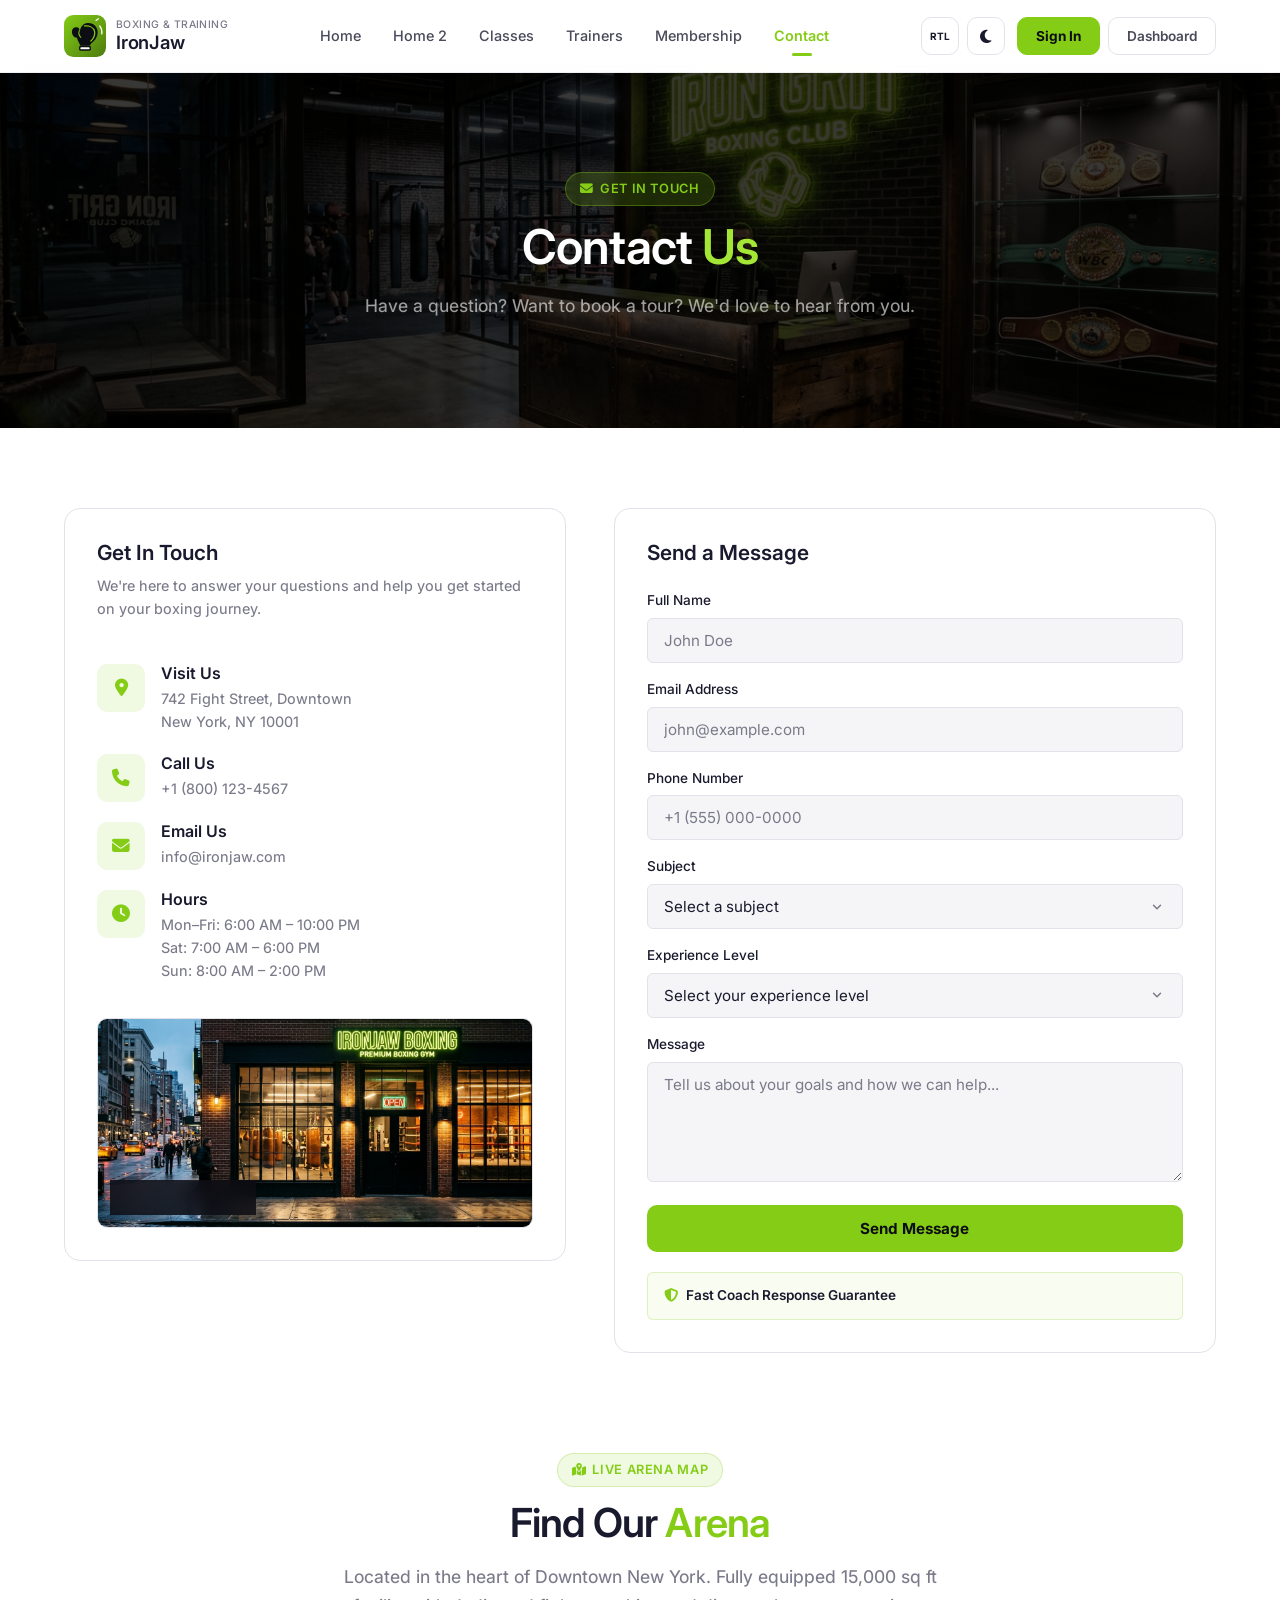
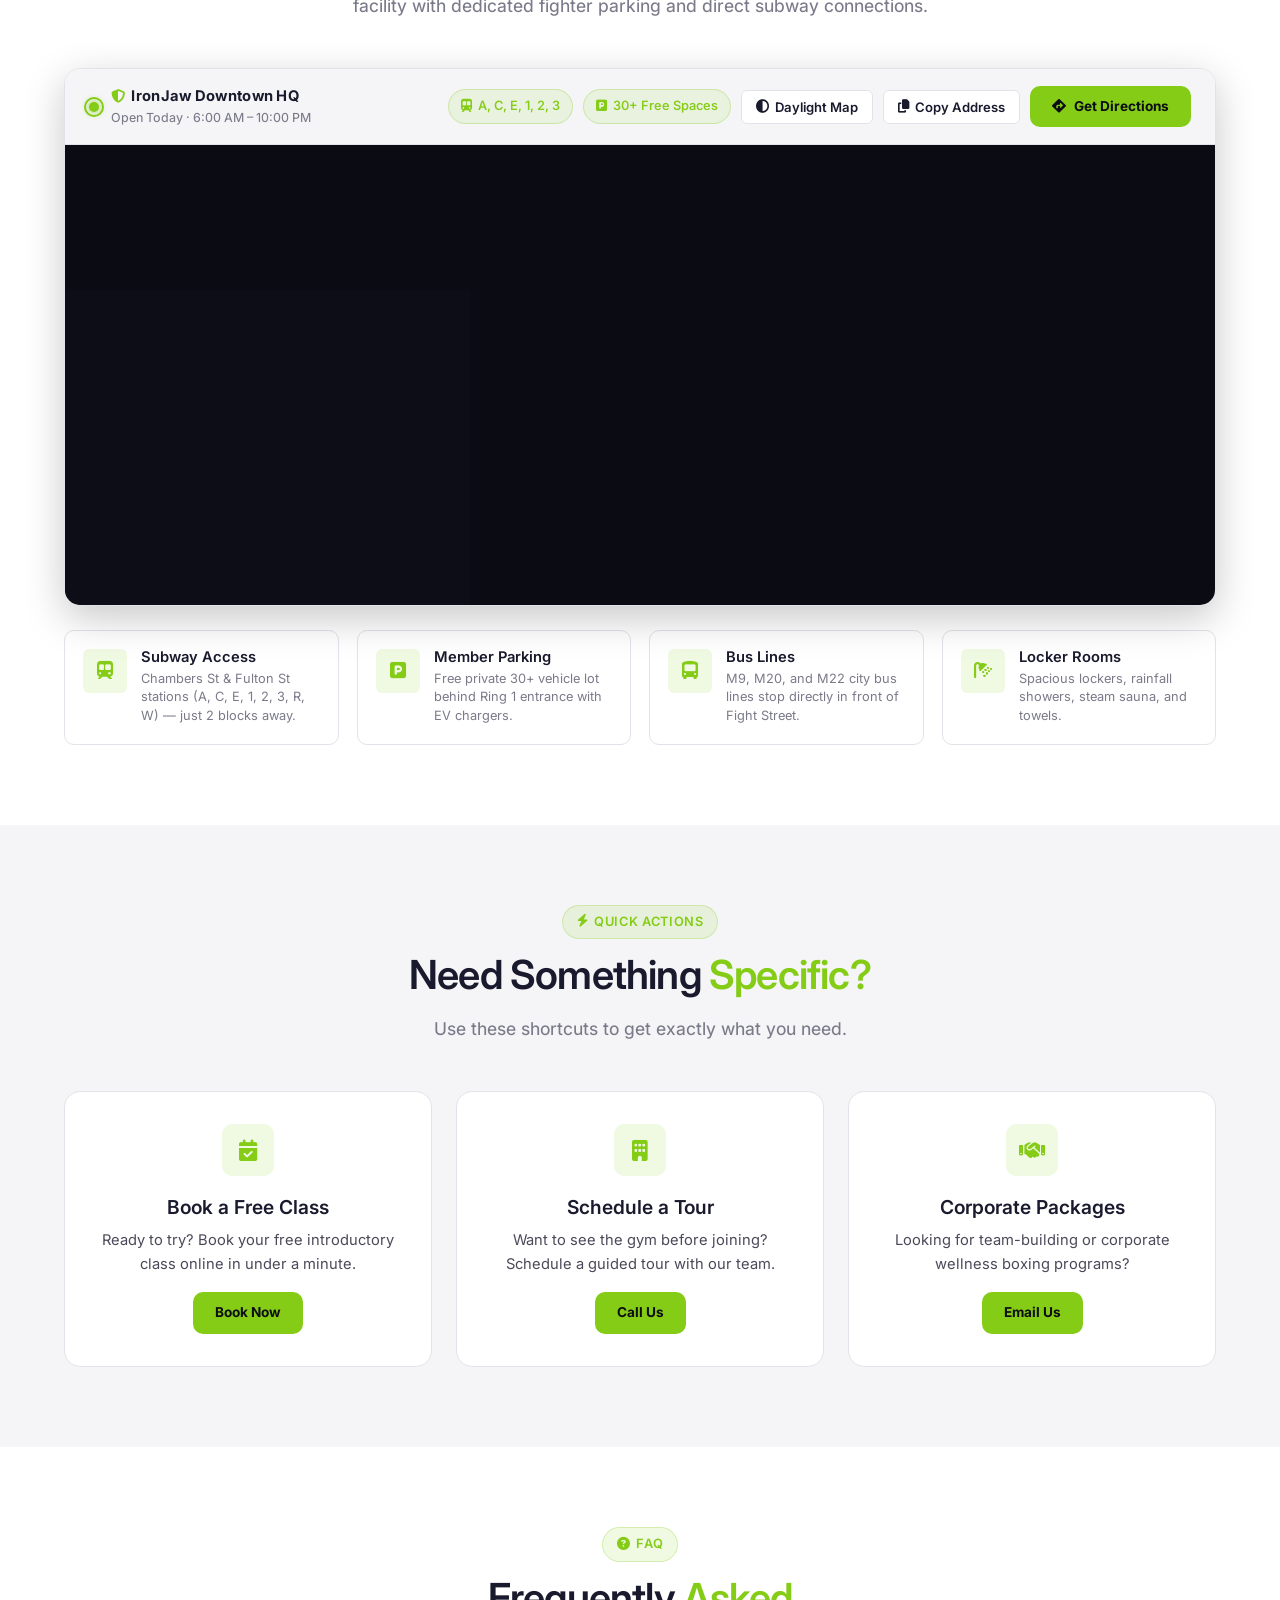
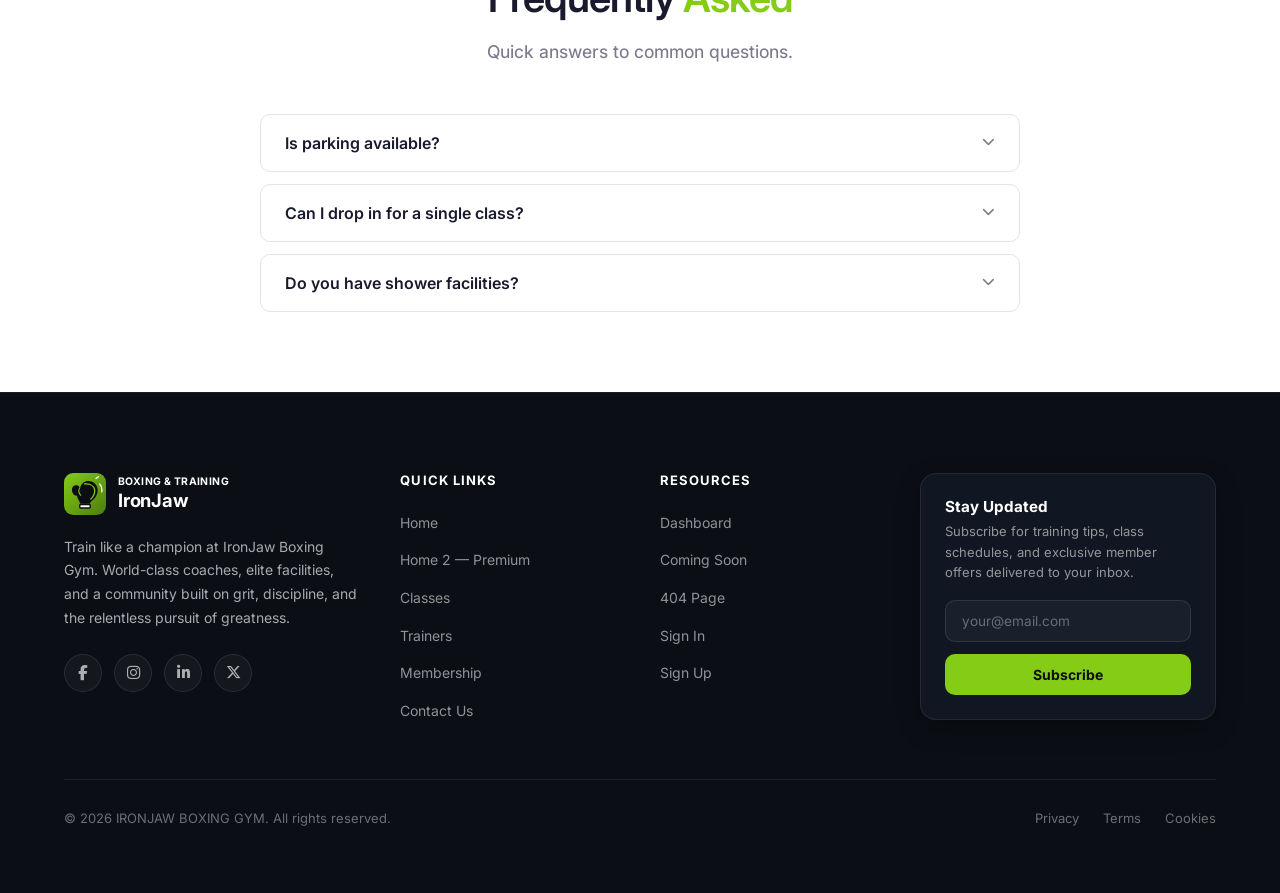
<file: contact.html>
<!DOCTYPE html>
<html lang="en" dir="ltr" id="root-html">
<head>
    <meta charset="UTF-8">
    <meta name="viewport" content="width=device-width, initial-scale=1.0">
    <title>Contact — IronJaw Boxing Gym & Training Center</title>
    <meta name="description" content="Get in touch with IronJaw Boxing Gym. Visit us, call, or send a message. Book your free trial class today.">
    <link rel="icon" href="favicon.svg" type="image/svg+xml">
    <link rel="preconnect" href="https://fonts.googleapis.com">
    <link rel="preconnect" href="https://fonts.gstatic.com" crossorigin>
    <link href="https://fonts.googleapis.com/css2?family=Inter:wght@400;450;500;600;700&display=swap" rel="stylesheet">
    <link rel="stylesheet" href="https://cdnjs.cloudflare.com/ajax/libs/font-awesome/6.5.1/css/all.min.css">
    <link rel="stylesheet" href="style.css">
    <script>(function(){try{if(localStorage.getItem('ij-dark')==='1'){document.documentElement.classList.add('dark')}if(localStorage.getItem('ij-rtl')==='1'){document.documentElement.setAttribute('dir','rtl')}}catch(e){}})();</script>
</head>
<body>

<div id="navbar-placeholder"></div>

<!-- ============ SECTION 1: PAGE HERO ============ -->
<section style="background:var(--secondary);padding:100px 0 60px;text-align:center;position:relative;overflow:hidden;">
    <div style="position:absolute;inset:0;z-index:0;"><img src="assets/images/contact-hero-bg.jpg" alt="IronJaw reception entrance and championship display" style="width:100%;height:100%;object-fit:cover;filter:brightness(0.22);"></div>
    <div class="container" style="position:relative;z-index:2;">
        <span class="section-badge" style="background:rgba(132,204,22,0.18);border:1px solid rgba(132,204,22,0.35);backdrop-filter:blur(8px);"><i class="fas fa-envelope"></i> Get in Touch</span>
        <h1 class="section-title fade-up" style="color:#fff;font-size:3rem;">Contact <span style="color:var(--primary-light);">Us</span></h1>
        <p class="section-subtitle fade-up" style="color:rgba(255,255,255,0.6);">Have a question? Want to book a tour? We'd love to hear from you.</p>
    </div>
</section>

<!-- ============ SECTION 2: CONTACT GRID ============ -->
<section class="section">
    <div class="container">
        <div class="contact-grid">
            <div class="contact-info-card fade-up">
                <div class="contact-info-header">
                    <h3 style="font-size:1.3rem;font-weight:600;margin-bottom:8px;">Get In Touch</h3>
                    <p style="font-size:0.9rem;color:var(--text-muted);margin-bottom:20px;font-weight:450;">We're here to answer your questions and help you get started on your boxing journey.</p>
                </div>
                
                <div class="contact-info-list">
                    <div class="contact-info-item">
                        <div class="contact-info-icon"><i class="fas fa-location-dot"></i></div>
                        <div class="contact-info-text">
                            <h4>Visit Us</h4>
                            <p>742 Fight Street, Downtown<br>New York, NY 10001</p>
                        </div>
                    </div>
                    <div class="contact-info-item">
                        <div class="contact-info-icon"><i class="fas fa-phone"></i></div>
                        <div class="contact-info-text">
                            <h4>Call Us</h4>
                            <p>+1 (800) 123-4567</p>
                        </div>
                    </div>
                    <div class="contact-info-item">
                        <div class="contact-info-icon"><i class="fas fa-envelope"></i></div>
                        <div class="contact-info-text">
                            <h4>Email Us</h4>
                            <p>info@ironjaw.com</p>
                        </div>
                    </div>
                    <div class="contact-info-item">
                        <div class="contact-info-icon"><i class="fas fa-clock"></i></div>
                        <div class="contact-info-text">
                            <h4>Hours</h4>
                            <p>Mon–Fri: 6:00 AM – 10:00 PM<br>Sat: 7:00 AM – 6:00 PM<br>Sun: 8:00 AM – 2:00 PM</p>
                        </div>
                    </div>
                </div>

                <div class="contact-map">
                    <img src="assets/images/contact-location.jpg" alt="IronJaw Boxing Gym Downtown New York Facility Storefront" loading="lazy">
                    <a href="#live-map" class="contact-map-badge" aria-label="Jump to Live Interactive Map">
                        <i class="fas fa-map-location-dot"></i>
                        <span>View Live Map</span>
                        <i class="fas fa-arrow-down" style="font-size:0.7rem;opacity:0.8;"></i>
                    </a>
                </div>
            </div>

            <div class="contact-form fade-up delay-1">
                <h3>Send a Message</h3>
                <form onsubmit="event.preventDefault(); alert('Thank you for your message! We will get back to you within 24 hours.'); this.reset();">
                    <div class="form-group">
                        <label class="form-label" for="contactName">Full Name</label>
                        <input type="text" class="form-input" id="contactName" placeholder="John Doe" required>
                    </div>
                    <div class="form-group">
                        <label class="form-label" for="contactEmail">Email Address</label>
                        <input type="email" class="form-input" id="contactEmail" placeholder="john@example.com" required>
                    </div>
                    <div class="form-group">
                        <label class="form-label" for="contactPhone">Phone Number</label>
                        <input type="tel" class="form-input" id="contactPhone" placeholder="+1 (555) 000-0000">
                    </div>
                    <div class="form-group">
                        <label class="form-label" for="contactSubject">Subject</label>
                        <select class="form-input form-select" id="contactSubject" required>
                            <option value="">Select a subject</option>
                            <option>Book a Free Trial</option>
                            <option>Membership Inquiry</option>
                            <option>Personal Training</option>
                            <option>Youth Program</option>
                            <option>Facility Tour</option>
                            <option>General Question</option>
                        </select>
                    </div>
                    <div class="form-group">
                        <label class="form-label" for="contactExperience">Experience Level</label>
                        <select class="form-input form-select" id="contactExperience">
                            <option value="">Select your experience level</option>
                            <option>Beginner — First time putting on gloves</option>
                            <option>Fitness & Cardio — Conditioning & weight loss</option>
                            <option>Intermediate — Technique & combination drills</option>
                            <option>Advanced / Fighter — Sparring & competition prep</option>
                        </select>
                    </div>
                    <div class="form-group">
                        <label class="form-label" for="contactMsg">Message</label>
                        <textarea class="form-textarea" id="contactMsg" placeholder="Tell us about your goals and how we can help..." required></textarea>
                    </div>
                    <button type="submit" class="btn btn-primary w-full">Send Message</button>

                    <div class="contact-form-guarantee" style="padding: 12px 16px;">
                        <div class="guarantee-header">
                            <i class="fas fa-shield-halved"></i>
                            <span>Fast Coach Response Guarantee</span>
                        </div>
                    </div>
                </form>
            </div>
        </div>
    </div>
</section>

<!-- ============ SECTION 3: INTERACTIVE LIVE MAP ============ -->
<section class="section" id="live-map" style="padding-top: 20px;">
    <div class="container">
        <div style="text-align:center; max-width: 680px; margin: 0 auto 36px;">
            <span class="section-badge fade-up"><i class="fas fa-map-location-dot"></i> Live Arena Map</span>
            <h2 class="section-title fade-up">Find Our <span style="color:var(--primary);">Arena</span></h2>
            <p class="section-subtitle fade-up">Located in the heart of Downtown New York. Fully equipped 15,000 sq ft facility with dedicated fighter parking and direct subway connections.</p>
        </div>

        <div class="live-map-card fade-up">
            <!-- Top Controls Bar -->
            <div class="live-map-topbar">
                <div class="live-map-status">
                    <span class="live-map-beacon"></span>
                    <div class="live-map-status-text">
                        <span class="live-map-status-title"><i class="fas fa-shield-halved" style="color:var(--primary);font-size:0.85rem;"></i> IronJaw Downtown HQ</span>
                        <span class="live-map-status-sub">Open Today · 6:00 AM – 10:00 PM</span>
                    </div>
                </div>

                <div class="live-map-actions">
                    <span class="live-map-pill"><i class="fas fa-train-subway"></i> A, C, E, 1, 2, 3</span>
                    <span class="live-map-pill"><i class="fas fa-square-parking"></i> 30+ Free Spaces</span>
                    <button type="button" class="live-map-btn" id="toggleMapThemeBtn" title="Toggle map contrast/theme">
                        <i class="fas fa-circle-half-stroke"></i> <span id="mapThemeText">Tactical Dark</span>
                    </button>
                    <button type="button" class="live-map-btn" id="copyAddressBtn" title="Copy Gym Address">
                        <i class="fas fa-copy"></i> <span id="copyBtnText">Copy Address</span>
                    </button>
                    <a href="https://www.google.com/maps/dir/?api=1&destination=Downtown+Manhattan,+New+York,+NY+10001" target="_blank" rel="noopener noreferrer" class="btn btn-primary btn-sm">
                        <i class="fas fa-diamond-turn-right"></i> Get Directions
                    </a>
                </div>
            </div>

            <!-- Live Map Frame Container -->
            <div class="live-map-frame-container">
                <iframe 
                    class="live-map-iframe tactical-dark" 
                    id="liveMapIframe"
                    src="https://maps.google.com/maps?q=Downtown+Manhattan,+New+York,+NY+10001&amp;t=&amp;z=15&amp;ie=UTF8&amp;iwloc=&amp;output=embed" 
                    allowfullscreen="" 
                    loading="lazy" 
                    referrerpolicy="no-referrer-when-downgrade" 
                    title="IronJaw Boxing Gym Interactive Map">
                </iframe>

                <!-- Floating Glass Info Badge -->
                <div class="live-map-floating-overlay">
                    <h4><i class="fas fa-dumbbell"></i> IronJaw Main Facility</h4>
                    <div class="rating">
                        <i class="fas fa-star"></i>
                        <i class="fas fa-star"></i>
                        <i class="fas fa-star"></i>
                        <i class="fas fa-star"></i>
                        <i class="fas fa-star-half-stroke"></i>
                        <span>4.9 (380+ Fighter Reviews)</span>
                    </div>
                    <p><i class="fas fa-location-dot" style="color:var(--primary);margin-right:6px;"></i> 742 Fight Street, Downtown, New York, NY 10001</p>
                    <div class="live-map-floating-tags">
                        <span class="live-map-tag">Dual Rings</span>
                        <span class="live-map-tag">Heavy Bag Arena</span>
                        <span class="live-map-tag">Sauna & Cold Plunge</span>
                    </div>
                    <div class="live-map-floating-cta">
                        <a href="https://www.google.com/maps/dir/?api=1&destination=Downtown+Manhattan,+New+York,+NY+10001" target="_blank" rel="noopener noreferrer" class="btn btn-primary btn-sm">
                            <i class="fas fa-diamond-turn-right"></i> Navigate
                        </a>
                        <a href="tel:18001234567" class="btn btn-secondary btn-sm">
                            <i class="fas fa-phone"></i> Front Desk
                        </a>
                    </div>
                </div>
            </div>
        </div>

        <!-- 4 Transit & Accessibility Cards -->
        <div class="live-map-features fade-up">
            <div class="live-map-feature-item">
                <div class="live-map-feature-icon"><i class="fas fa-train-subway"></i></div>
                <div class="live-map-feature-text">
                    <h5>Subway Access</h5>
                    <p>Chambers St & Fulton St stations (A, C, E, 1, 2, 3, R, W) — just 2 blocks away.</p>
                </div>
            </div>
            <div class="live-map-feature-item">
                <div class="live-map-feature-icon"><i class="fas fa-square-parking"></i></div>
                <div class="live-map-feature-text">
                    <h5>Member Parking</h5>
                    <p>Free private 30+ vehicle lot behind Ring 1 entrance with EV chargers.</p>
                </div>
            </div>
            <div class="live-map-feature-item">
                <div class="live-map-feature-icon"><i class="fas fa-bus-simple"></i></div>
                <div class="live-map-feature-text">
                    <h5>Bus Lines</h5>
                    <p>M9, M20, and M22 city bus lines stop directly in front of Fight Street.</p>
                </div>
            </div>
            <div class="live-map-feature-item">
                <div class="live-map-feature-icon"><i class="fas fa-shower"></i></div>
                <div class="live-map-feature-text">
                    <h5>Locker Rooms</h5>
                    <p>Spacious lockers, rainfall showers, steam sauna, and towels.</p>
                </div>
            </div>
        </div>
    </div>
</section>

<!-- ============ SECTION 4: QUICK CONTACT CARDS ============ -->
<section class="section section-alt">
    <div class="container text-center">
        <span class="section-badge fade-up"><i class="fas fa-bolt"></i> Quick Actions</span>
        <h2 class="section-title fade-up">Need Something <span style="color:var(--primary);">Specific?</span></h2>
        <p class="section-subtitle fade-up">Use these shortcuts to get exactly what you need.</p>

        <div class="bento-grid">
            <div class="bento-card fade-up" style="text-align:center;">
                <div class="bento-card-icon" style="margin:0 auto 20px;"><i class="fas fa-calendar-check"></i></div>
                <h3>Book a Free Class</h3>
                <p>Ready to try? Book your free introductory class online in under a minute.</p>
                <div style="margin-top:16px;"><a href="signup.html" class="btn btn-primary btn-sm">Book Now</a></div>
            </div>
            <div class="bento-card fade-up delay-1" style="text-align:center;">
                <div class="bento-card-icon" style="margin:0 auto 20px;"><i class="fas fa-building"></i></div>
                <h3>Schedule a Tour</h3>
                <p>Want to see the gym before joining? Schedule a guided tour with our team.</p>
                <div style="margin-top:16px;"><a href="tel:18001234567" class="btn btn-primary btn-sm">Call Us</a></div>
            </div>
            <div class="bento-card fade-up delay-2" style="text-align:center;">
                <div class="bento-card-icon" style="margin:0 auto 20px;"><i class="fas fa-handshake"></i></div>
                <h3>Corporate Packages</h3>
                <p>Looking for team-building or corporate wellness boxing programs?</p>
                <div style="margin-top:16px;"><a href="mailto:info@ironjaw.com" class="btn btn-primary btn-sm">Email Us</a></div>
            </div>
        </div>
    </div>
</section>

<!-- ============ SECTION 5: FAQ ============ -->
<section class="section">
    <div class="container text-center">
        <span class="section-badge fade-up"><i class="fas fa-circle-question"></i> FAQ</span>
        <h2 class="section-title fade-up">Frequently <span style="color:var(--primary);">Asked</span></h2>
        <p class="section-subtitle fade-up">Quick answers to common questions.</p>

        <div class="faq-list">
            <div class="faq-item fade-up">
                <button class="faq-question">Is parking available? <i class="fas fa-chevron-down"></i></button>
                <div class="faq-answer"><div class="faq-answer-inner">Yes! We have a dedicated parking lot behind the building with 30+ spaces. Street parking is also available on Fight Street and surrounding blocks.</div></div>
            </div>
            <div class="faq-item fade-up delay-1">
                <button class="faq-question">Can I drop in for a single class? <i class="fas fa-chevron-down"></i></button>
                <div class="faq-answer"><div class="faq-answer-inner">Yes. Drop-in sessions are available at $20/class. However, our monthly memberships offer much better value if you plan to train regularly.</div></div>
            </div>
            <div class="faq-item fade-up delay-2">
                <button class="faq-question">Do you have shower facilities? <i class="fas fa-chevron-down"></i></button>
                <div class="faq-answer"><div class="faq-answer-inner">Yes. We have full locker rooms with showers, lockers, and changing areas for both men and women. Towel service is included with Fighter and Champion plans.</div></div>
            </div>
        </div>
    </div>
</section>

<div id="footer-placeholder"></div>
<script src="components.js"></script>
<script>
    document.addEventListener('DOMContentLoaded', function() {
        // Copy Address Handler
        const copyBtn = document.getElementById('copyAddressBtn');
        const copyText = document.getElementById('copyBtnText');
        if (copyBtn && copyText) {
            copyBtn.addEventListener('click', function() {
                const address = '742 Fight Street, Downtown, New York, NY 10001';
                navigator.clipboard.writeText(address).then(function() {
                    copyText.textContent = 'Copied!';
                    copyBtn.style.borderColor = 'var(--primary)';
                    copyBtn.style.color = 'var(--primary)';
                    setTimeout(function() {
                        copyText.textContent = 'Copy Address';
                        copyBtn.style.borderColor = '';
                        copyBtn.style.color = '';
                    }, 2200);
                }).catch(function() {
                    prompt('Gym Address:', address);
                });
            });
        }

        // Live Map Theme Toggle Handler & Dark Mode Sync
        const mapIframe = document.getElementById('liveMapIframe');
        const toggleMapThemeBtn = document.getElementById('toggleMapThemeBtn');
        const mapThemeText = document.getElementById('mapThemeText');

        function updateMapFilter() {
            const isDark = document.documentElement.classList.contains('dark');
            if (mapIframe && mapThemeText) {
                if (isDark) {
                    mapIframe.classList.add('tactical-dark');
                    mapThemeText.textContent = 'Tactical Dark';
                } else {
                    mapIframe.classList.remove('tactical-dark');
                    mapThemeText.textContent = 'Daylight Map';
                }
            }
        }

        updateMapFilter();

        if (toggleMapThemeBtn && mapIframe) {
            toggleMapThemeBtn.addEventListener('click', function() {
                const isNowDark = mapIframe.classList.toggle('tactical-dark');
                if (mapThemeText) {
                    mapThemeText.textContent = isNowDark ? 'Tactical Dark' : 'Daylight Map';
                }
            });
        }

        // Observe dark mode changes from navbar toggle
        const observer = new MutationObserver(function(mutations) {
            mutations.forEach(function(m) {
                if (m.attributeName === 'class') {
                    updateMapFilter();
                }
            });
        });
        observer.observe(document.documentElement, { attributes: true });
    });
</script>
</body>
</html>
</file>
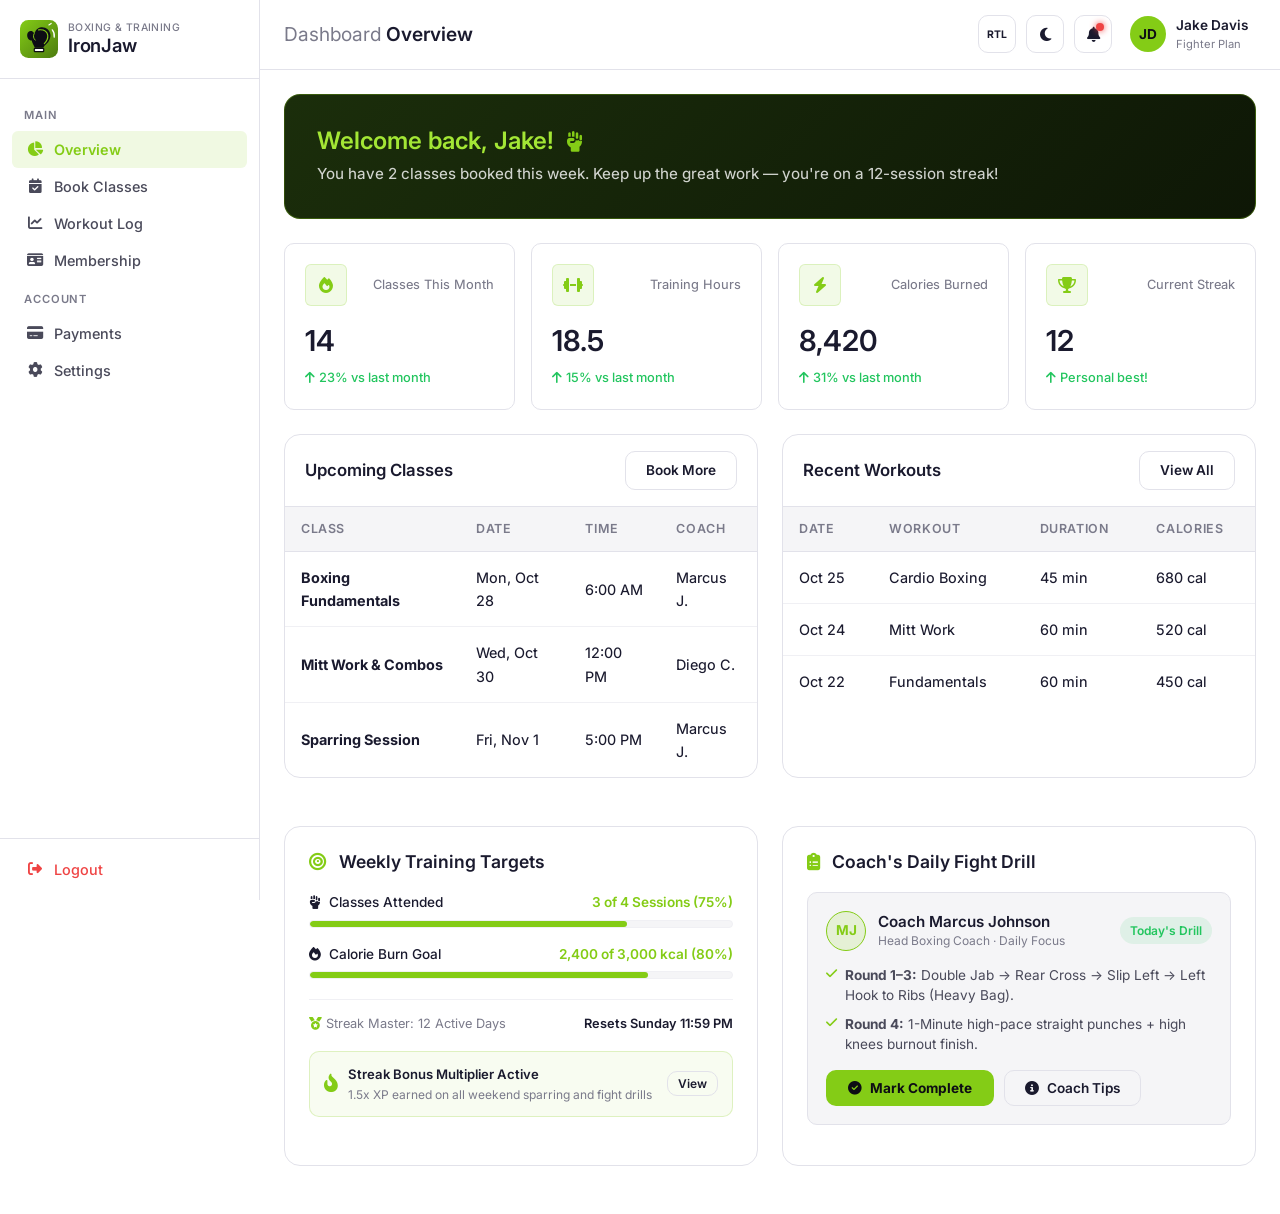
<file: dashboard.html>
<!DOCTYPE html>
<html lang="en" dir="ltr" id="root-html">
<head>
    <meta charset="UTF-8">
    <meta name="viewport" content="width=device-width, initial-scale=1.0">
    <title>Member Dashboard — IronJaw Boxing Gym</title>
    <meta name="description" content="IronJaw Member Dashboard: Book classes, track workouts, manage membership, and view your training progress.">
    <link rel="icon" href="favicon.svg" type="image/svg+xml">
    <link rel="preconnect" href="https://fonts.googleapis.com">
    <link rel="preconnect" href="https://fonts.gstatic.com" crossorigin>
    <link href="https://fonts.googleapis.com/css2?family=Inter:wght@400;450;500;600;700&display=swap" rel="stylesheet">
    <link rel="stylesheet" href="https://cdnjs.cloudflare.com/ajax/libs/font-awesome/6.5.1/css/all.min.css">
    <link rel="stylesheet" href="style.css">
    <script>(function(){try{if(localStorage.getItem('ij-dark')==='1'){document.documentElement.classList.add('dark')}if(localStorage.getItem('ij-rtl')==='1'){document.documentElement.setAttribute('dir','rtl')}}catch(e){}})();</script>
    <style>.dark input[type="date"] { color-scheme: dark; }</style>
</head>
<body>

<div class="dash-layout">
    <!-- Sidebar Overlay (mobile) -->
    <div class="dash-sidebar-overlay" id="dashSidebarOverlay"></div>

    <!-- Sidebar -->
    <aside class="dash-sidebar" id="dashSidebar">
        <div class="dash-sidebar-header">
            <a href="index.html" class="nav-logo" aria-label="IronJaw Home">
                <svg width="38" height="38" viewBox="0 0 100 100" fill="none" xmlns="http://www.w3.org/2000/svg">
                    <defs><linearGradient id="logoBg" x1="0%" y1="0%" x2="100%" y2="100%"><stop offset="0%" stop-color="#84CC16"/><stop offset="100%" stop-color="#4D7C0F"/></linearGradient></defs>
                    <rect width="100" height="100" rx="22" fill="url(#logoBg)"/>
                    <rect x="36" y="73" width="28" height="12" rx="3.5" fill="#0D0D14"/>
                    <rect x="39" y="76.5" width="22" height="5" rx="2" fill="#FFFFFF"/>
                    <path d="M39 73 C36 66 32 60 31 54 C23 54 18 46 19 38 C20 31 26 27 33 30 C35 31 37 34 38 37 C40 28 46 20 56 19 C68 18 79 26 80 39 C81 50 74 61 65 67 L61 73 Z" fill="#0D0D14"/>
                    <path d="M49 26 C60 25 71 29 73 40 C74 48 70 56 64 62" stroke="#84CC16" stroke-width="3" stroke-linecap="round" fill="none"/>
                    <path d="M37 36 C34 42 35 48 40 53" stroke="#84CC16" stroke-width="2.5" stroke-linecap="round" fill="none"/>
                    <path d="M85 26 C89 31 91 38 90 45" stroke="#FFFFFF" stroke-width="3.5" stroke-linecap="round" fill="none"/>
                    <path d="M76 13 L82 9" stroke="#FFFFFF" stroke-width="3" stroke-linecap="round"/>
                </svg>
                <div class="nav-logo-text">
                    <span class="brand-top">Boxing & Training</span>
                    <span class="brand-bottom">IronJaw</span>
                </div>
            </a>
        </div>

        <nav class="dash-sidebar-nav">
            <div class="dash-nav-label">Main</div>
            <button class="dash-nav-item active" data-tab="overview"><i class="fas fa-chart-pie"></i> Overview</button>
            <button class="dash-nav-item" data-tab="bookings"><i class="fas fa-calendar-check"></i> Book Classes</button>
            <button class="dash-nav-item" data-tab="progress"><i class="fas fa-chart-line"></i> Workout Log</button>
            <button class="dash-nav-item" data-tab="membership"><i class="fas fa-id-card"></i> Membership</button>

            <div class="dash-nav-label">Account</div>
            <button class="dash-nav-item" data-tab="payments"><i class="fas fa-credit-card"></i> Payments</button>
            <button class="dash-nav-item" data-tab="settings"><i class="fas fa-gear"></i> Settings</button>
        </nav>

        <div class="dash-sidebar-footer">
            <button type="button" class="dash-nav-item dash-logout-btn" id="logoutTriggerBtn"><i class="fas fa-right-from-bracket"></i> Logout</button>
        </div>
    </aside>

    <!-- Main Content -->
    <div class="dash-main">
        <!-- Header -->
        <header class="dash-header">
            <div class="dash-header-left">
                <button class="dash-mobile-toggle" id="dashMobileToggle" aria-label="Toggle sidebar"><i class="fas fa-bars"></i></button>
                <h1 class="dash-header-title" id="dashHeaderTitle"><span class="dash-title-prefix">Dashboard </span>Overview</h1>
            </div>
            <div class="dash-header-right">
                <button class="nav-icon-btn" id="rtlToggleNav" onclick="toggleDir()" aria-label="Toggle RTL" title="Toggle RTL">
                    <span class="dir-indicator" style="font-size:0.65rem;font-weight:700;">RTL</span>
                </button>
                <button class="nav-icon-btn" id="darkToggleNav" onclick="toggleTheme()" aria-label="Toggle dark mode" title="Toggle dark mode">
                    <i class="fas fa-moon"></i>
                </button>
                <div style="position:relative;">
                    <button class="nav-icon-btn dash-notif-btn" id="notifBtn" aria-label="Notifications" title="Notifications">
                        <i class="fas fa-bell"></i>
                        <span class="dash-notif-dot"></span>
                    </button>
                    <div class="dash-notif-dropdown" id="notifDropdown">
                        <div class="dash-notif-header">
                            <h4>Notifications</h4>
                            <button style="background:none;border:none;color:var(--text-muted);cursor:pointer;font-size:0.75rem;" onclick="document.getElementById('notifDropdown').classList.remove('open')">Clear all</button>
                        </div>
                        <div class="dash-notif-list">
                            <div class="dash-notif-item">
                                <h5>Class Booked</h5>
                                <p>You're confirmed for Boxing Fundamentals — Mon 6:00 AM</p>
                                <div class="dash-notif-time">15 minutes ago</div>
                            </div>
                            <div class="dash-notif-item">
                                <h5>Workout Milestone</h5>
                                <p>Congratulations! You've completed 50 training sessions!</p>
                                <div class="dash-notif-time">2 hours ago</div>
                            </div>
                            <div class="dash-notif-item">
                                <h5>Payment Processed</h5>
                                <p>Your Fighter plan payment of $89.00 was successful.</p>
                                <div class="dash-notif-time">1 day ago</div>
                            </div>
                        </div>
                    </div>
                </div>
                <div class="dash-profile-btn">
                    <div class="dash-avatar">JD</div>
                    <div class="dash-profile-info">
                        <div class="dash-profile-name">Jake Davis</div>
                        <div class="dash-profile-role">Fighter Plan</div>
                    </div>
                </div>
            </div>
        </header>

        <!-- Dashboard Content -->
        <div class="dash-content">

            <!-- ============ TAB: OVERVIEW ============ -->
            <div class="dash-tab-panel active" id="tab-overview">
                <div class="dash-welcome">
                    <h2>Welcome back, Jake! <i class="fas fa-hand-fist" style="color:var(--primary);margin-left:0.35rem;font-size:1.25rem;"></i></h2>
                    <p>You have 2 classes booked this week. Keep up the great work — you're on a 12-session streak!</p>
                </div>

                <div class="dash-metrics">
                    <div class="dash-metric">
                        <div class="dash-metric-header">
                            <div class="dash-metric-icon"><i class="fas fa-fire"></i></div>
                            <span class="dash-metric-label">Classes This Month</span>
                        </div>
                        <div class="dash-metric-value">14</div>
                        <div class="dash-metric-trend up"><i class="fas fa-arrow-up"></i> 23% vs last month</div>
                    </div>
                    <div class="dash-metric">
                        <div class="dash-metric-header">
                            <div class="dash-metric-icon"><i class="fas fa-dumbbell"></i></div>
                            <span class="dash-metric-label">Training Hours</span>
                        </div>
                        <div class="dash-metric-value">18.5</div>
                        <div class="dash-metric-trend up"><i class="fas fa-arrow-up"></i> 15% vs last month</div>
                    </div>
                    <div class="dash-metric">
                        <div class="dash-metric-header">
                            <div class="dash-metric-icon"><i class="fas fa-bolt"></i></div>
                            <span class="dash-metric-label">Calories Burned</span>
                        </div>
                        <div class="dash-metric-value">8,420</div>
                        <div class="dash-metric-trend up"><i class="fas fa-arrow-up"></i> 31% vs last month</div>
                    </div>
                    <div class="dash-metric">
                        <div class="dash-metric-header">
                            <div class="dash-metric-icon"><i class="fas fa-trophy"></i></div>
                            <span class="dash-metric-label">Current Streak</span>
                        </div>
                        <div class="dash-metric-value">12</div>
                        <div class="dash-metric-trend up"><i class="fas fa-arrow-up"></i> Personal best!</div>
                    </div>
                </div>

                <div class="dash-grid-2">
                    <div class="dash-table-wrap compact-wrap">
                        <div class="dash-table-header">
                            <h3>Upcoming Classes</h3>
                            <a href="#" class="btn btn-sm btn-secondary" onclick="event.preventDefault();document.querySelector('[data-tab=bookings]').click();">Book More</a>
                        </div>
                        <table class="dash-table dash-table-compact dash-table-upcoming">
                            <thead><tr><th>Class</th><th>Date</th><th>Time</th><th>Coach</th></tr></thead>
                            <tbody>
                                <tr><td><strong>Boxing Fundamentals</strong></td><td>Mon, Oct 28</td><td>6:00 AM</td><td>Marcus J.</td></tr>
                                <tr><td><strong>Mitt Work & Combos</strong></td><td>Wed, Oct 30</td><td>12:00 PM</td><td>Diego C.</td></tr>
                                <tr><td><strong>Sparring Session</strong></td><td>Fri, Nov 1</td><td>5:00 PM</td><td>Marcus J.</td></tr>
                            </tbody>
                        </table>
                    </div>

                    <div class="dash-table-wrap compact-wrap">
                        <div class="dash-table-header">
                            <h3>Recent Workouts</h3>
                            <a href="#" class="btn btn-sm btn-secondary" onclick="event.preventDefault();document.querySelector('[data-tab=progress]').click();">View All</a>
                        </div>
                        <table class="dash-table dash-table-compact dash-table-workouts">
                            <thead><tr><th>Date</th><th>Workout</th><th>Duration</th><th>Calories</th></tr></thead>
                            <tbody>
                                <tr><td>Oct 25</td><td>Cardio Boxing</td><td>45 min</td><td>680 cal</td></tr>
                                <tr><td>Oct 24</td><td>Mitt Work</td><td>60 min</td><td>520 cal</td></tr>
                                <tr><td>Oct 22</td><td>Fundamentals</td><td>60 min</td><td>450 cal</td></tr>
                            </tbody>
                        </table>
                    </div>
                </div>

                <!-- Overview Row 2: Weekly Targets & Daily Fight Drill -->
                <div class="dash-grid-2">
                    <!-- Weekly Goal Progress Hub -->
                    <div class="dash-settings-card" style="margin-bottom:0;">
                        <h3><i class="fas fa-bullseye" style="color:var(--primary);margin-right:8px;"></i> Weekly Training Targets</h3>
                        
                        <div class="dash-target-item">
                            <div class="dash-target-meta">
                                <span><i class="fas fa-hand-fist"></i> Classes Attended</span>
                                <span>3 of 4 Sessions (75%)</span>
                            </div>
                            <div class="dash-target-bar">
                                <div class="dash-target-fill" style="width:75%;"></div>
                            </div>
                        </div>

                        <div class="dash-target-item">
                            <div class="dash-target-meta">
                                <span><i class="fas fa-fire"></i> Calorie Burn Goal</span>
                                <span>2,400 of 3,000 kcal (80%)</span>
                            </div>
                            <div class="dash-target-bar">
                                <div class="dash-target-fill" style="width:80%;"></div>
                            </div>
                        </div>

                        <div style="display:flex;align-items:center;justify-content:space-between;margin-top:20px;padding-top:14px;border-top:1px solid var(--border-light);font-size:0.8rem;color:var(--text-muted);">
                            <span><i class="fas fa-medal" style="color:var(--primary);"></i> Streak Master: 12 Active Days</span>
                            <span style="font-weight:600;color:var(--text);">Resets Sunday 11:59 PM</span>
                        </div>

                        <!-- Active Streak Booster & Incentive -->
                        <div style="margin-top:16px;padding:12px 14px;background:rgba(132,204,22,0.06);border:1px solid rgba(132,204,22,0.22);border-radius:var(--radius-md);display:flex;align-items:center;justify-content:space-between;">
                            <div style="display:flex;align-items:center;gap:10px;">
                                <i class="fas fa-fire-flame-curved" style="color:var(--primary);font-size:1.15rem;"></i>
                                <div>
                                    <div style="font-size:0.82rem;font-weight:600;">Streak Bonus Multiplier Active</div>
                                    <div style="font-size:0.75rem;color:var(--text-muted);">1.5x XP earned on all weekend sparring and fight drills</div>
                                </div>
                            </div>
                            <button type="button" class="btn btn-sm btn-secondary" onclick="alert('Streak details: 12 consecutive active training days logged. Keep fighting!')" style="font-size:0.75rem;padding:4px 10px;">View</button>
                        </div>
                    </div>

                    <!-- Coach Marcus's Fight Drill -->
                    <div class="dash-settings-card" style="margin-bottom:0;">
                        <h3><i class="fas fa-clipboard-list" style="color:var(--primary);margin-right:8px;"></i> Coach's Daily Fight Drill</h3>
                        <div class="dash-drill-box">
                            <div class="dash-drill-head">
                                <div class="dash-drill-avatar">MJ</div>
                                <div class="dash-drill-author">
                                    <h4>Coach Marcus Johnson</h4>
                                    <span>Head Boxing Coach · Daily Focus</span>
                                </div>
                                <span class="dash-status active">Today's Drill</span>
                            </div>
                            <div class="dash-drill-steps">
                                <div class="dash-drill-step-item">
                                    <i class="fas fa-check"></i>
                                    <span><strong>Round 1–3:</strong> Double Jab &rarr; Rear Cross &rarr; Slip Left &rarr; Left Hook to Ribs (Heavy Bag).</span>
                                </div>
                                <div class="dash-drill-step-item">
                                    <i class="fas fa-check"></i>
                                    <span><strong>Round 4:</strong> 1-Minute high-pace straight punches + high knees burnout finish.</span>
                                </div>
                            </div>
                            <div style="display:flex;gap:10px;flex-wrap:wrap;">
                                <button type="button" class="btn btn-primary btn-sm" onclick="alert('Great job! Drill marked complete. +180 XP added to your workout log.')"><i class="fas fa-circle-check"></i> Mark Complete</button>
                                <button type="button" class="btn btn-secondary btn-sm" onclick="alert('Coach breakdown: Keep lead hand pinned to chin during the pivot.')"><i class="fas fa-circle-info"></i> Coach Tips</button>
                            </div>
                        </div>
                    </div>
                </div>
            </div>

            <!-- ============ TAB: BOOK CLASSES ============ -->
            <div class="dash-tab-panel" id="tab-bookings">
                <div class="dash-welcome" style="margin-bottom:20px;">
                    <h2>Book Your Classes <i class="fas fa-calendar-check" style="color:var(--primary);margin-left:0.35rem;font-size:1.25rem;"></i></h2>
                    <p>Select a class below to reserve your spot. Fighter plan members get unlimited bookings.</p>
                </div>

                <!-- Category Filters -->
                <div class="dash-filter-pills" id="classFilterPills">
                    <button type="button" class="dash-filter-pill active" onclick="filterClasses('all', this)"><i class="fas fa-layer-group"></i> All Sessions (7)</button>
                    <button type="button" class="dash-filter-pill" onclick="filterClasses('fundamentals', this)"><i class="fas fa-shield-halved"></i> Fundamentals</button>
                    <button type="button" class="dash-filter-pill" onclick="filterClasses('cardio', this)"><i class="fas fa-fire"></i> Cardio Blast</button>
                    <button type="button" class="dash-filter-pill" onclick="filterClasses('mittwork', this)"><i class="fas fa-hand-fist"></i> Mitt Work</button>
                    <button type="button" class="dash-filter-pill" onclick="filterClasses('sc', this)"><i class="fas fa-dumbbell"></i> S&C Training</button>
                    <button type="button" class="dash-filter-pill" onclick="filterClasses('sparring', this)"><i class="fas fa-trophy"></i> Sparring</button>
                </div>

                <div class="dash-table-wrap">
                    <div class="dash-table-header">
                        <h3>Available Classes This Week</h3>
                        <span class="dash-status active">Live Schedule</span>
                    </div>
                    <table class="dash-table dash-table-desktop">
                        <thead><tr><th>Class</th><th>Day</th><th>Time</th><th>Coach</th><th>Spots</th><th>Action</th></tr></thead>
                        <tbody>
                            <tr data-category="fundamentals"><td><strong>Boxing Fundamentals</strong></td><td>Monday</td><td>6:00 AM</td><td>Marcus J.</td><td>8/15</td><td><button class="btn btn-primary btn-sm" onclick="alert('Class booked!')">Book</button></td></tr>
                            <tr data-category="cardio"><td><strong>Cardio Blast</strong></td><td>Tuesday</td><td>7:00 AM</td><td>Sofia R.</td><td>12/20</td><td><button class="btn btn-primary btn-sm" onclick="alert('Class booked!')">Book</button></td></tr>
                            <tr data-category="mittwork"><td><strong>Mitt Work & Combos</strong></td><td>Wednesday</td><td>12:00 PM</td><td>Diego C.</td><td>5/12</td><td><button class="btn btn-primary btn-sm" onclick="alert('Class booked!')">Book</button></td></tr>
                            <tr data-category="sc"><td><strong>S&C Training</strong></td><td>Thursday</td><td>8:00 AM</td><td>Diego C.</td><td>9/16</td><td><button class="btn btn-primary btn-sm" onclick="alert('Class booked!')">Book</button></td></tr>
                            <tr data-category="sparring"><td><strong>Sparring Session</strong></td><td>Friday</td><td>5:00 PM</td><td>Marcus J.</td><td>3/8</td><td><button class="btn btn-primary btn-sm" onclick="alert('Class booked!')">Book</button></td></tr>
                            <tr data-category="fundamentals"><td><strong>Fundamentals</strong></td><td>Friday</td><td>6:00 PM</td><td>Marcus J.</td><td>7/15</td><td><button class="btn btn-primary btn-sm" onclick="alert('Class booked!')">Book</button></td></tr>
                            <tr data-category="sc"><td><strong>S&C + Sparring</strong></td><td>Saturday</td><td>8:00 AM</td><td>Diego C.</td><td>10/16</td><td><button class="btn btn-primary btn-sm" onclick="alert('Class booked!')">Book</button></td></tr>
                        </tbody>
                    </table>

                    <!-- Mobile Class Cards (Zero Sidescroll) -->
                    <div class="dash-mobile-cards-wrap">
                        <div class="dash-card-item" data-category="fundamentals">
                            <div class="dash-card-info">
                                <div class="dash-card-title">Boxing Fundamentals</div>
                                <div class="dash-card-meta">
                                    <span><i class="fas fa-calendar-day"></i> Monday</span>
                                    <span><i class="fas fa-clock"></i> 6:00 AM</span>
                                    <span><i class="fas fa-user-ninja"></i> Marcus J.</span>
                                    <span class="dash-card-badge"><i class="fas fa-users"></i> 8/15 spots</span>
                                </div>
                            </div>
                            <div class="dash-card-action">
                                <button class="btn btn-primary btn-sm" onclick="alert('Class booked!')">Book</button>
                            </div>
                        </div>
                        <div class="dash-card-item" data-category="cardio">
                            <div class="dash-card-info">
                                <div class="dash-card-title">Cardio Blast</div>
                                <div class="dash-card-meta">
                                    <span><i class="fas fa-calendar-day"></i> Tuesday</span>
                                    <span><i class="fas fa-clock"></i> 7:00 AM</span>
                                    <span><i class="fas fa-user-ninja"></i> Sofia R.</span>
                                    <span class="dash-card-badge"><i class="fas fa-users"></i> 12/20 spots</span>
                                </div>
                            </div>
                            <div class="dash-card-action">
                                <button class="btn btn-primary btn-sm" onclick="alert('Class booked!')">Book</button>
                            </div>
                        </div>
                        <div class="dash-card-item" data-category="mittwork">
                            <div class="dash-card-info">
                                <div class="dash-card-title">Mitt Work & Combos</div>
                                <div class="dash-card-meta">
                                    <span><i class="fas fa-calendar-day"></i> Wednesday</span>
                                    <span><i class="fas fa-clock"></i> 12:00 PM</span>
                                    <span><i class="fas fa-user-ninja"></i> Diego C.</span>
                                    <span class="dash-card-badge"><i class="fas fa-users"></i> 5/12 spots</span>
                                </div>
                            </div>
                            <div class="dash-card-action">
                                <button class="btn btn-primary btn-sm" onclick="alert('Class booked!')">Book</button>
                            </div>
                        </div>
                        <div class="dash-card-item" data-category="sc">
                            <div class="dash-card-info">
                                <div class="dash-card-title">S&C Training</div>
                                <div class="dash-card-meta">
                                    <span><i class="fas fa-calendar-day"></i> Thursday</span>
                                    <span><i class="fas fa-clock"></i> 8:00 AM</span>
                                    <span><i class="fas fa-user-ninja"></i> Diego C.</span>
                                    <span class="dash-card-badge"><i class="fas fa-users"></i> 9/16 spots</span>
                                </div>
                            </div>
                            <div class="dash-card-action">
                                <button class="btn btn-primary btn-sm" onclick="alert('Class booked!')">Book</button>
                            </div>
                        </div>
                        <div class="dash-card-item" data-category="sparring">
                            <div class="dash-card-info">
                                <div class="dash-card-title">Sparring Session</div>
                                <div class="dash-card-meta">
                                    <span><i class="fas fa-calendar-day"></i> Friday</span>
                                    <span><i class="fas fa-clock"></i> 5:00 PM</span>
                                    <span><i class="fas fa-user-ninja"></i> Marcus J.</span>
                                    <span class="dash-card-badge"><i class="fas fa-users"></i> 3/8 spots</span>
                                </div>
                            </div>
                            <div class="dash-card-action">
                                <button class="btn btn-primary btn-sm" onclick="alert('Class booked!')">Book</button>
                            </div>
                        </div>
                        <div class="dash-card-item" data-category="fundamentals">
                            <div class="dash-card-info">
                                <div class="dash-card-title">Fundamentals</div>
                                <div class="dash-card-meta">
                                    <span><i class="fas fa-calendar-day"></i> Friday</span>
                                    <span><i class="fas fa-clock"></i> 6:00 PM</span>
                                    <span><i class="fas fa-user-ninja"></i> Marcus J.</span>
                                    <span class="dash-card-badge"><i class="fas fa-users"></i> 7/15 spots</span>
                                </div>
                            </div>
                            <div class="dash-card-action">
                                <button class="btn btn-primary btn-sm" onclick="alert('Class booked!')">Book</button>
                            </div>
                        </div>
                        <div class="dash-card-item" data-category="sc">
                            <div class="dash-card-info">
                                <div class="dash-card-title">S&C + Sparring</div>
                                <div class="dash-card-meta">
                                    <span><i class="fas fa-calendar-day"></i> Saturday</span>
                                    <span><i class="fas fa-clock"></i> 8:00 AM</span>
                                    <span><i class="fas fa-user-ninja"></i> Diego C.</span>
                                    <span class="dash-card-badge"><i class="fas fa-users"></i> 10/16 spots</span>
                                </div>
                            </div>
                            <div class="dash-card-action">
                                <button class="btn btn-primary btn-sm" onclick="alert('Class booked!')">Book</button>
                            </div>
                        </div>
                    </div>
                </div>

                <div class="dash-table-wrap" style="margin-top:24px;">
                    <div class="dash-table-header">
                        <h3>Personal Training Sessions</h3>
                        <span style="font-size:0.8rem;color:var(--text-muted);">1-on-1 Ring Coaching</span>
                    </div>
                    <table class="dash-table dash-table-desktop">
                        <thead><tr><th>Coach</th><th>Available Slots</th><th>Duration</th><th>Price</th><th>Action</th></tr></thead>
                        <tbody>
                            <tr><td><strong>Marcus Johnson</strong></td><td>Tue/Thu 2–4 PM</td><td>60 min</td><td>$75</td><td><button class="btn btn-secondary btn-sm" onclick="alert('PT session request sent!')">Request</button></td></tr>
                            <tr><td><strong>Sofia Reyes</strong></td><td>Mon/Wed 10 AM–12 PM</td><td>60 min</td><td>$70</td><td><button class="btn btn-secondary btn-sm" onclick="alert('PT session request sent!')">Request</button></td></tr>
                            <tr><td><strong>Diego Castillo</strong></td><td>Mon–Fri 1–3 PM</td><td>60 min</td><td>$70</td><td><button class="btn btn-secondary btn-sm" onclick="alert('PT session request sent!')">Request</button></td></tr>
                        </tbody>
                    </table>

                    <!-- Mobile PT Cards (Zero Sidescroll) -->
                    <div class="dash-mobile-cards-wrap">
                        <div class="dash-card-item">
                            <div class="dash-card-info">
                                <div class="dash-card-title">Marcus Johnson</div>
                                <div class="dash-card-meta">
                                    <span><i class="fas fa-clock"></i> Tue/Thu 2–4 PM</span>
                                    <span><i class="fas fa-stopwatch"></i> 60 min</span>
                                    <span class="dash-card-badge">$75 / session</span>
                                </div>
                            </div>
                            <div class="dash-card-action">
                                <button class="btn btn-secondary btn-sm" onclick="alert('PT session request sent!')">Request</button>
                            </div>
                        </div>
                        <div class="dash-card-item">
                            <div class="dash-card-info">
                                <div class="dash-card-title">Sofia Reyes</div>
                                <div class="dash-card-meta">
                                    <span><i class="fas fa-clock"></i> Mon/Wed 10 AM–12 PM</span>
                                    <span><i class="fas fa-stopwatch"></i> 60 min</span>
                                    <span class="dash-card-badge">$70 / session</span>
                                </div>
                            </div>
                            <div class="dash-card-action">
                                <button class="btn btn-secondary btn-sm" onclick="alert('PT session request sent!')">Request</button>
                            </div>
                        </div>
                        <div class="dash-card-item">
                            <div class="dash-card-info">
                                <div class="dash-card-title">Diego Castillo</div>
                                <div class="dash-card-meta">
                                    <span><i class="fas fa-clock"></i> Mon–Fri 1–3 PM</span>
                                    <span><i class="fas fa-stopwatch"></i> 60 min</span>
                                    <span class="dash-card-badge">$70 / session</span>
                                </div>
                            </div>
                            <div class="dash-card-action">
                                <button class="btn btn-secondary btn-sm" onclick="alert('PT session request sent!')">Request</button>
                            </div>
                        </div>
                    </div>
                </div>

                <!-- Bookings Row 2: Active Reservations & Bag Station Booker -->
                <div class="dash-grid-2" style="margin-top:24px;margin-bottom:0;">
                    <!-- Active Reservations Card -->
                    <div class="dash-settings-card" style="margin-bottom:0;">
                        <h3><i class="fas fa-calendar-check" style="color:var(--primary);margin-right:8px;"></i> My Reserved Class Spots</h3>
                        
                        <div style="display:flex;flex-direction:column;gap:12px;margin-bottom:16px;">
                            <div style="background:var(--bg-alt);border:1px solid var(--border);border-radius:var(--radius-md);padding:14px;display:flex;justify-content:space-between;align-items:center;">
                                <div>
                                    <div style="font-weight:600;font-size:0.95rem;">Boxing Fundamentals</div>
                                    <div style="font-size:0.8rem;color:var(--text-muted);"><i class="fas fa-clock"></i> Mon, Oct 28 · 6:00 AM · Coach Marcus</div>
                                    <span class="dash-status active" style="margin-top:6px;">Confirmed · Spot #8</span>
                                </div>
                                <button type="button" class="btn btn-secondary btn-sm" onclick="alert('Class reservation cancelled.')">Cancel</button>
                            </div>

                            <div style="background:var(--bg-alt);border:1px solid var(--border);border-radius:var(--radius-md);padding:14px;display:flex;justify-content:space-between;align-items:center;">
                                <div>
                                    <div style="font-weight:600;font-size:0.95rem;">Mitt Work & Combos</div>
                                    <div style="font-size:0.8rem;color:var(--text-muted);"><i class="fas fa-clock"></i> Wed, Oct 30 · 12:00 PM · Coach Diego</div>
                                    <span class="dash-status active" style="margin-top:6px;">Confirmed · Spot #5</span>
                                </div>
                                <button type="button" class="btn btn-secondary btn-sm" onclick="alert('Class reservation cancelled.')">Cancel</button>
                            </div>
                        </div>

                        <button type="button" class="btn btn-secondary btn-sm w-full" onclick="alert('Exporting .ics calendar file for Google/Apple Calendar...')"><i class="fas fa-calendar-plus"></i> Add All Bookings to Calendar</button>
                    </div>

                    <!-- Heavy Bag Station Reservation -->
                    <div class="dash-settings-card" style="margin-bottom:0;">
                        <h3><i class="fas fa-crosshairs" style="color:var(--primary);margin-right:8px;"></i> Reserve Bag / Ring Station</h3>
                        <p style="font-size:0.85rem;color:var(--text-muted);margin-bottom:16px;">Reserve a 45-minute private workout station during open gym hours.</p>

                        <form onsubmit="event.preventDefault(); alert('Station successfully reserved! Locker turnstile pass updated.');">
                            <div class="form-group" style="margin-bottom:14px;">
                                <label class="form-label" for="reserveStationSelect">Select Equipment Station</label>
                                <select class="form-input form-select" id="reserveStationSelect">
                                    <option>Heavy Bag #4 (Water-Filled Teardrop Bag)</option>
                                    <option>Heavy Bag #7 (150lb Leather Power Bag)</option>
                                    <option>Speed Bag Platform #2</option>
                                    <option>Double-End Reflex Bag #1</option>
                                    <option>Olympic Boxing Ring Canvas B (Controlled Sparring)</option>
                                </select>
                            </div>

                            <div class="form-group" style="margin-bottom:18px;">
                                <label class="form-label" for="reserveTimeSelect">Available 45-Min Slot</label>
                                <select class="form-input form-select" id="reserveTimeSelect">
                                    <option>Today · 2:00 PM – 2:45 PM (Open)</option>
                                    <option>Today · 4:00 PM – 4:45 PM (Open)</option>
                                    <option>Tomorrow · 9:00 AM – 9:45 AM (Open)</option>
                                    <option>Tomorrow · 3:30 PM – 4:15 PM (Open)</option>
                                </select>
                            </div>

                            <button type="submit" class="btn btn-primary btn-sm w-full"><i class="fas fa-bookmark"></i> Confirm Station Reservation</button>
                        </form>
                    </div>
                </div>
            </div>

            <!-- ============ TAB: WORKOUT LOG ============ -->
            <div class="dash-tab-panel" id="tab-progress">
                <div class="dash-welcome" style="margin-bottom:24px;">
                    <h2>Workout Progress <i class="fas fa-chart-line" style="color:var(--primary);margin-left:0.35rem;font-size:1.25rem;"></i></h2>
                    <p>Track your training history, monitor improvement, and hit your fitness goals.</p>
                </div>

                <div class="dash-metrics">
                    <div class="dash-metric">
                        <div class="dash-metric-header">
                            <div class="dash-metric-icon"><i class="fas fa-calendar-check"></i></div>
                            <span class="dash-metric-label">Total Sessions</span>
                        </div>
                        <div class="dash-metric-value">156</div>
                    </div>
                    <div class="dash-metric">
                        <div class="dash-metric-header">
                            <div class="dash-metric-icon"><i class="fas fa-clock"></i></div>
                            <span class="dash-metric-label">Total Hours</span>
                        </div>
                        <div class="dash-metric-value">198</div>
                    </div>
                    <div class="dash-metric">
                        <div class="dash-metric-header">
                            <div class="dash-metric-icon"><i class="fas fa-fire-flame-curved"></i></div>
                            <span class="dash-metric-label">Total Calories</span>
                        </div>
                        <div class="dash-metric-value">92,400</div>
                    </div>
                    <div class="dash-metric">
                        <div class="dash-metric-header">
                            <div class="dash-metric-icon"><i class="fas fa-star"></i></div>
                            <span class="dash-metric-label">Skill Level</span>
                        </div>
                        <div class="dash-metric-value" style="font-size:1.4rem;">Intermediate</div>
                    </div>
                </div>

                <div class="dash-table-wrap">
                    <div class="dash-table-header">
                        <h3>Workout History</h3>
                        <button type="button" class="btn btn-secondary btn-sm" onclick="alert('Exporting full workout history CSV file...')"><i class="fas fa-download"></i> Export CSV</button>
                    </div>
                    <table class="dash-table dash-table-desktop">
                        <thead><tr><th>Date</th><th>Class</th><th>Coach</th><th>Duration</th><th>Calories</th><th>Notes</th></tr></thead>
                        <tbody>
                            <tr><td>Oct 25, 2024</td><td>Cardio Boxing</td><td>Sofia R.</td><td>45 min</td><td>680</td><td>Great intensity</td></tr>
                            <tr><td>Oct 24, 2024</td><td>Mitt Work</td><td>Diego C.</td><td>60 min</td><td>520</td><td>Improved jab speed</td></tr>
                            <tr><td>Oct 22, 2024</td><td>Fundamentals</td><td>Marcus J.</td><td>60 min</td><td>450</td><td>Worked on defense</td></tr>
                            <tr><td>Oct 21, 2024</td><td>S&C Training</td><td>Diego C.</td><td>50 min</td><td>580</td><td>PR on battle ropes</td></tr>
                            <tr><td>Oct 18, 2024</td><td>Sparring</td><td>Marcus J.</td><td>90 min</td><td>820</td><td>3 rounds controlled</td></tr>
                            <tr><td>Oct 17, 2024</td><td>Cardio Boxing</td><td>Sofia R.</td><td>45 min</td><td>650</td><td>Consistent pace</td></tr>
                            <tr><td>Oct 15, 2024</td><td>Fundamentals</td><td>Marcus J.</td><td>60 min</td><td>430</td><td>Footwork drills</td></tr>
                        </tbody>
                    </table>

                    <!-- Mobile Workout Cards (Zero Sidescroll) -->
                    <div class="dash-mobile-cards-wrap">
                        <div class="dash-workout-card-item">
                            <div class="dash-workout-head">
                                <strong>Cardio Boxing</strong>
                                <span class="dash-workout-duration"><i class="fas fa-stopwatch"></i> 45 min</span>
                            </div>
                            <div class="dash-workout-meta">
                                <span><i class="fas fa-calendar-day"></i> Oct 25, 2024</span>
                                <span><i class="fas fa-user"></i> Sofia R.</span>
                                <span><i class="fas fa-fire" style="color:var(--primary);"></i> 680 kcal</span>
                            </div>
                            <div class="dash-workout-notes"><i class="fas fa-comment-dots"></i> Great intensity</div>
                        </div>
                        <div class="dash-workout-card-item">
                            <div class="dash-workout-head">
                                <strong>Mitt Work</strong>
                                <span class="dash-workout-duration"><i class="fas fa-stopwatch"></i> 60 min</span>
                            </div>
                            <div class="dash-workout-meta">
                                <span><i class="fas fa-calendar-day"></i> Oct 24, 2024</span>
                                <span><i class="fas fa-user"></i> Diego C.</span>
                                <span><i class="fas fa-fire" style="color:var(--primary);"></i> 520 kcal</span>
                            </div>
                            <div class="dash-workout-notes"><i class="fas fa-comment-dots"></i> Improved jab speed</div>
                        </div>
                        <div class="dash-workout-card-item">
                            <div class="dash-workout-head">
                                <strong>Fundamentals</strong>
                                <span class="dash-workout-duration"><i class="fas fa-stopwatch"></i> 60 min</span>
                            </div>
                            <div class="dash-workout-meta">
                                <span><i class="fas fa-calendar-day"></i> Oct 22, 2024</span>
                                <span><i class="fas fa-user"></i> Marcus J.</span>
                                <span><i class="fas fa-fire" style="color:var(--primary);"></i> 450 kcal</span>
                            </div>
                            <div class="dash-workout-notes"><i class="fas fa-comment-dots"></i> Worked on defense</div>
                        </div>
                        <div class="dash-workout-card-item">
                            <div class="dash-workout-head">
                                <strong>S&C Training</strong>
                                <span class="dash-workout-duration"><i class="fas fa-stopwatch"></i> 50 min</span>
                            </div>
                            <div class="dash-workout-meta">
                                <span><i class="fas fa-calendar-day"></i> Oct 21, 2024</span>
                                <span><i class="fas fa-user"></i> Diego C.</span>
                                <span><i class="fas fa-fire" style="color:var(--primary);"></i> 580 kcal</span>
                            </div>
                            <div class="dash-workout-notes"><i class="fas fa-comment-dots"></i> PR on battle ropes</div>
                        </div>
                        <div class="dash-workout-card-item">
                            <div class="dash-workout-head">
                                <strong>Sparring</strong>
                                <span class="dash-workout-duration"><i class="fas fa-stopwatch"></i> 90 min</span>
                            </div>
                            <div class="dash-workout-meta">
                                <span><i class="fas fa-calendar-day"></i> Oct 18, 2024</span>
                                <span><i class="fas fa-user"></i> Marcus J.</span>
                                <span><i class="fas fa-fire" style="color:var(--primary);"></i> 820 kcal</span>
                            </div>
                            <div class="dash-workout-notes"><i class="fas fa-comment-dots"></i> 3 rounds controlled</div>
                        </div>
                        <div class="dash-workout-card-item">
                            <div class="dash-workout-head">
                                <strong>Cardio Boxing</strong>
                                <span class="dash-workout-duration"><i class="fas fa-stopwatch"></i> 45 min</span>
                            </div>
                            <div class="dash-workout-meta">
                                <span><i class="fas fa-calendar-day"></i> Oct 17, 2024</span>
                                <span><i class="fas fa-user"></i> Sofia R.</span>
                                <span><i class="fas fa-fire" style="color:var(--primary);"></i> 650 kcal</span>
                            </div>
                            <div class="dash-workout-notes"><i class="fas fa-comment-dots"></i> Consistent pace</div>
                        </div>
                        <div class="dash-workout-card-item">
                            <div class="dash-workout-head">
                                <strong>Fundamentals</strong>
                                <span class="dash-workout-duration"><i class="fas fa-stopwatch"></i> 60 min</span>
                            </div>
                            <div class="dash-workout-meta">
                                <span><i class="fas fa-calendar-day"></i> Oct 15, 2024</span>
                                <span><i class="fas fa-user"></i> Marcus J.</span>
                                <span><i class="fas fa-fire" style="color:var(--primary);"></i> 430 kcal</span>
                            </div>
                            <div class="dash-workout-notes"><i class="fas fa-comment-dots"></i> Footwork drills</div>
                        </div>
                    </div>
                </div>

                <!-- Personal Records & Athletic Benchmarks -->
                <div style="margin-top:28px;">
                    <h3 style="font-size:1.1rem;font-weight:600;margin-bottom:12px;display:flex;align-items:center;gap:8px;">
                        <i class="fas fa-award" style="color:var(--primary);"></i> Fighter Benchmarks & Personal Records (PRs)
                    </h3>
                    <div class="dash-benchmarks-grid">
                        <div class="dash-benchmark-card">
                            <div class="dash-benchmark-header">
                                <span class="dash-benchmark-title">Punch Velocity</span>
                                <i class="fas fa-gauge-high" style="color:var(--primary);"></i>
                            </div>
                            <div class="dash-benchmark-val">24.8 <span style="font-size:0.9rem;font-weight:500;color:var(--text-muted);">mph</span></div>
                            <div class="dash-benchmark-sub"><i class="fas fa-arrow-up" style="color:var(--success);"></i> Top 10% in Welterweight</div>
                        </div>

                        <div class="dash-benchmark-card">
                            <div class="dash-benchmark-header">
                                <span class="dash-benchmark-title">3-Min Heavy Bag Strikes</span>
                                <i class="fas fa-hand-fist" style="color:var(--primary);"></i>
                            </div>
                            <div class="dash-benchmark-val">412 <span style="font-size:0.9rem;font-weight:500;color:var(--text-muted);">punches</span></div>
                            <div class="dash-benchmark-sub"><i class="fas fa-bolt" style="color:var(--primary);"></i> PR Set Oct 21 (+34 hits)</div>
                        </div>

                        <div class="dash-benchmark-card">
                            <div class="dash-benchmark-header">
                                <span class="dash-benchmark-title">5km Roadwork Run</span>
                                <i class="fas fa-stopwatch" style="color:var(--primary);"></i>
                            </div>
                            <div class="dash-benchmark-val">21:45 <span style="font-size:0.9rem;font-weight:500;color:var(--text-muted);">min</span></div>
                            <div class="dash-benchmark-sub"><i class="fas fa-heart-pulse" style="color:var(--primary);"></i> Aerobic Base Tier 1</div>
                        </div>

                        <div class="dash-benchmark-card">
                            <div class="dash-benchmark-header">
                                <span class="dash-benchmark-title">Max Push-Ups (2 Min)</span>
                                <i class="fas fa-dumbbell" style="color:var(--primary);"></i>
                            </div>
                            <div class="dash-benchmark-val">68 <span style="font-size:0.9rem;font-weight:500;color:var(--text-muted);">reps</span></div>
                            <div class="dash-benchmark-sub"><i class="fas fa-circle-check" style="color:var(--success);"></i> Target Achieved</div>
                        </div>
                    </div>
                </div>

                <!-- Technical Scorecard & Sparring Readiness -->
                <div class="dash-grid-2" style="margin-top:24px;margin-bottom:0;">
                    <!-- Technical Scorecard -->
                    <div class="dash-settings-card" style="margin-bottom:0;">
                        <div style="display:flex;justify-content:space-between;align-items:center;margin-bottom:16px;">
                            <h3 style="margin-bottom:0;"><i class="fas fa-clipboard-check" style="color:var(--primary);margin-right:8px;"></i> Technical Skills Assessment</h3>
                            <span class="dash-status active">Grade: 8.6 / 10</span>
                        </div>
                        <p style="font-size:0.8rem;color:var(--text-muted);margin-bottom:16px;">Evaluated monthly by Coach Marcus Johnson during mitt work and technical sparring.</p>

                        <div class="dash-target-item">
                            <div class="dash-target-meta">
                                <span>Jab & Straight Mechanics</span>
                                <span>9.0 / 10</span>
                            </div>
                            <div class="dash-target-bar">
                                <div class="dash-target-fill" style="width:90%;"></div>
                            </div>
                        </div>

                        <div class="dash-target-item">
                            <div class="dash-target-meta">
                                <span>Footwork & Ring Pivots</span>
                                <span>8.5 / 10</span>
                            </div>
                            <div class="dash-target-bar">
                                <div class="dash-target-fill" style="width:85%;"></div>
                            </div>
                        </div>

                        <div class="dash-target-item">
                            <div class="dash-target-meta">
                                <span>Slip & Roll Defense</span>
                                <span>8.2 / 10</span>
                            </div>
                            <div class="dash-target-bar">
                                <div class="dash-target-fill" style="width:82%;"></div>
                            </div>
                        </div>
                    </div>

                    <!-- Sparring Readiness & Fight Camp Status -->
                    <div class="dash-settings-card" style="margin-bottom:0;">
                        <h3 style="margin-bottom:14px;"><i class="fas fa-shield-halved" style="color:var(--primary);margin-right:8px;"></i> Sparring Readiness Status</h3>
                        
                        <div style="background:rgba(132,204,22,0.08);border:1px solid rgba(132,204,22,0.25);border-radius:var(--radius-md);padding:16px;margin-bottom:16px;">
                            <div style="display:flex;justify-content:space-between;align-items:center;margin-bottom:8px;">
                                <div style="font-weight:700;font-size:1.05rem;color:var(--primary);">Level 2 Approved Boxer</div>
                                <span class="dash-status active">Active</span>
                            </div>
                            <div style="font-size:0.85rem;color:var(--text-secondary);line-height:1.5;">Cleared for 4-round supervised sparring. Mandatory 16oz lace-up gloves and USA Boxing certified headgear.</div>
                        </div>

                        <div style="font-size:0.85rem;color:var(--text-secondary);margin-bottom:6px;"><strong>Next Sparring Assessment:</strong> Friday, Nov 1 · 5:00 PM</div>
                        <div style="font-size:0.85rem;color:var(--text-secondary);margin-bottom:18px;"><strong>Lead Coach:</strong> Marcus Johnson</div>

                        <button type="button" class="btn btn-primary btn-sm w-full" onclick="alert('Manual workout log modal opened. Enter round details and punch counts.')"><i class="fas fa-plus"></i> Log Open Gym / Solo Session</button>
                    </div>
                </div>
            </div>

            <!-- ============ TAB: MEMBERSHIP ============ -->
            <div class="dash-tab-panel" id="tab-membership">
                <div class="dash-welcome" style="margin-bottom:24px;">
                    <h2>Membership Status <i class="fas fa-id-card" style="color:var(--primary);margin-left:0.35rem;font-size:1.25rem;"></i></h2>
                    <p>Manage your plan, view benefits, and track your membership details.</p>
                </div>

                <div class="dash-grid-2">
                    <div class="dash-settings-card" style="margin-bottom:0;">
                        <h3>Current Plan</h3>
                        <div style="display:flex;justify-content:space-between;align-items:center;padding:16px;background:rgba(132,204,22,0.08);border:1px solid rgba(132,204,22,0.2);border-radius:var(--radius-md);margin-bottom:16px;">
                            <div>
                                <div style="font-size:1.3rem;font-weight:600;color:var(--primary);">Fighter Plan</div>
                                <div style="font-size:0.9rem;color:var(--text-muted);font-weight:450;">$89/month — Billed monthly</div>
                            </div>
                            <span class="dash-status active">Active</span>
                        </div>
                        <div style="font-size:0.9rem;color:var(--text-secondary);margin-bottom:8px;font-weight:450;"><strong>Member since:</strong> March 15, 2023</div>
                        <div style="font-size:0.9rem;color:var(--text-secondary);margin-bottom:8px;font-weight:450;"><strong>Next billing:</strong> November 15, 2024</div>
                        <div style="font-size:0.9rem;color:var(--text-secondary);margin-bottom:16px;font-weight:450;"><strong>Member ID:</strong> IJ-2023-04521</div>
                        <div class="dash-btn-group-responsive" style="display:flex;gap:12px;margin-bottom:16px;">
                            <button class="btn btn-primary btn-sm" onclick="alert('Upgrade to Champion plan coming soon!')">Upgrade Plan</button>
                            <button class="btn btn-secondary btn-sm" onclick="alert('Freeze request submitted.')">Freeze Membership</button>
                        </div>

                        <!-- Fighter Tier Visual Showcase Banner -->
                        <div class="dash-plan-banner">
                            <img src="assets/images/fighter-plan-banner.jpg" alt="IronJaw Fighter Plan Member Training" loading="lazy">
                            <div style="position:absolute;inset:0;background:linear-gradient(180deg, rgba(13,13,20,0.05) 0%, rgba(13,13,20,0.85) 100%);display:flex;align-items:flex-end;padding:14px 16px;">
                                <div style="display:flex;align-items:center;justify-content:space-between;width:100%;">
                                    <span style="font-size:0.8rem;font-weight:600;color:#fff;text-shadow:0 1px 3px rgba(0,0,0,0.9);"><i class="fas fa-hand-fist" style="color:var(--primary);margin-right:6px;"></i> Fighter Tier: Unlimited Sparring &amp; Gym</span>
                                    <span style="font-size:0.72rem;color:var(--primary-light);font-weight:700;text-transform:uppercase;letter-spacing:0.5px;background:rgba(0,0,0,0.5);padding:3px 10px;border-radius:var(--radius-full);border:1px solid rgba(132,204,22,0.35);">Active</span>
                                </div>
                            </div>
                        </div>
                    </div>

                    <div class="dash-settings-card" style="margin-bottom:0;">
                        <h3>Plan Benefits</h3>
                        <div style="display:flex;flex-direction:column;gap:10px;">
                            <div class="pricing-feature"><i class="fas fa-check"></i> Unlimited group classes</div>
                            <div class="pricing-feature"><i class="fas fa-check"></i> Supervised sparring sessions</div>
                            <div class="pricing-feature"><i class="fas fa-check"></i> Open gym access (6AM–10PM)</div>
                            <div class="pricing-feature"><i class="fas fa-check"></i> Progress tracking dashboard</div>
                            <div class="pricing-feature"><i class="fas fa-check"></i> Free gloves rental</div>
                            <div class="pricing-feature"><i class="fas fa-check"></i> Locker room & showers</div>
                            <div class="pricing-feature disabled"><i class="fas fa-minus"></i> Personal training (upgrade needed)</div>
                            <div class="pricing-feature disabled"><i class="fas fa-minus"></i> Nutrition plan (upgrade needed)</div>
                        </div>
                    </div>
                </div>

                <!-- Membership Row 2: Digital Arena Pass & Facility Allocations -->
                <div class="dash-grid-2" style="margin-top:24px;margin-bottom:0;">
                    <!-- Digital Pass Card -->
                    <div>
                        <div class="dash-member-pass">
                            <div class="dash-member-pass-top">
                                <div>
                                    <div style="font-size:0.75rem;text-transform:uppercase;letter-spacing:1.5px;color:var(--primary);font-weight:700;margin-bottom:4px;">IRONJAW FIGHT ARENA</div>
                                    <div style="font-size:1.15rem;font-weight:700;">Digital Member Pass</div>
                                </div>
                                <div class="dash-pass-chip"></div>
                            </div>

                            <div class="dash-pass-id">IJ • 2023 • 04521</div>

                            <div class="dash-pass-footer">
                                <div>
                                    <div class="dash-pass-holder">Member Name / Tier</div>
                                    <div class="dash-pass-name">Jake Davis · Fighter Plan</div>
                                </div>
                                <div class="dash-pass-qr" title="Scan at Gym Turnstiles">
                                    <i class="fas fa-qrcode"></i>
                                </div>
                            </div>
                        </div>
                        <div class="dash-btn-group-responsive" style="display:flex;gap:10px;margin-top:12px;">
                            <button type="button" class="btn btn-secondary btn-sm" style="flex:1;" onclick="alert('Digital pass saved to Apple Wallet!')"><i class="fab fa-apple"></i> Apple Wallet</button>
                            <button type="button" class="btn btn-secondary btn-sm" style="flex:1;" onclick="alert('Digital pass saved to Google Wallet!')"><i class="fab fa-google"></i> Google Wallet</button>
                        </div>
                    </div>

                    <!-- Facility Perks & Allocations Card -->
                    <div class="dash-settings-card" style="margin-bottom:0;">
                        <div style="display:flex;justify-content:space-between;align-items:center;margin-bottom:16px;">
                            <h3 style="margin-bottom:0;"><i class="fas fa-boxes-stacked" style="color:var(--primary);margin-right:8px;"></i> Facility Allocations & Perks</h3>
                            <span class="dash-status active">2 Perks Active</span>
                        </div>

                        <div class="dash-perks-list">
                            <div class="dash-perk-item">
                                <i class="fas fa-tag"></i>
                                <div>
                                    <strong>15% Pro Shop Discount</strong>
                                    <span>Code: FIGHTER15 at checkout</span>
                                </div>
                            </div>

                            <div class="dash-perk-item">
                                <i class="fas fa-soap"></i>
                                <div>
                                    <strong>Towel & Glove Wash</strong>
                                    <span>Free sanitization locker access</span>
                                </div>
                            </div>
                        </div>

                        <!-- Arena Access & Member Allocation Callout -->
                        <div style="margin-top:16px;padding:12px 14px;background:rgba(132,204,22,0.06);border:1px solid rgba(132,204,22,0.2);border-radius:var(--radius-md);display:flex;align-items:center;justify-content:space-between;">
                            <div style="display:flex;align-items:center;gap:10px;">
                                <i class="fas fa-ring" style="color:var(--primary);font-size:1.15rem;"></i>
                                <div>
                                    <div style="font-size:0.85rem;font-weight:600;">Main Boxing Ring Allocation</div>
                                    <div style="font-size:0.75rem;color:var(--text-muted);">Open sparring lanes included daily 6:00 AM – 10:00 PM</div>
                                </div>
                            </div>
                            <span class="dash-status active" style="font-size:0.7rem;">Included</span>
                        </div>
                    </div>
                </div>
            </div>

            <!-- ============ TAB: PAYMENTS ============ -->
            <div class="dash-tab-panel" id="tab-payments">
                <div class="dash-welcome" style="margin-bottom:24px;">
                    <h2>Payment History <i class="fas fa-credit-card" style="color:var(--primary);margin-left:0.35rem;font-size:1.25rem;"></i></h2>
                    <p>View your billing history and manage payment methods.</p>
                </div>

                <div class="dash-table-wrap compact-wrap">
                    <div class="dash-table-header">
                        <h3>Billing History</h3>
                    </div>
                    <table class="dash-table dash-table-compact dash-table-billing">
                        <thead><tr><th>Date</th><th>Description</th><th>Amount</th><th>Status</th></tr></thead>
                        <tbody>
                            <tr><td>Oct 15, 2024</td><td>Fighter Plan — Monthly</td><td>$89.00</td><td><span class="dash-status completed">Paid</span></td></tr>
                            <tr><td>Oct 10, 2024</td><td>PT Session — Marcus J.</td><td>$75.00</td><td><span class="dash-status completed">Paid</span></td></tr>
                            <tr><td>Sep 15, 2024</td><td>Fighter Plan — Monthly</td><td>$89.00</td><td><span class="dash-status completed">Paid</span></td></tr>
                            <tr><td>Aug 15, 2024</td><td>Fighter Plan — Monthly</td><td>$89.00</td><td><span class="dash-status completed">Paid</span></td></tr>
                            <tr><td>Aug 5, 2024</td><td>PT Session — Sofia R.</td><td>$70.00</td><td><span class="dash-status completed">Paid</span></td></tr>
                            <tr><td>Jul 15, 2024</td><td>Fighter Plan — Monthly</td><td>$89.00</td><td><span class="dash-status completed">Paid</span></td></tr>
                        </tbody>
                    </table>
                </div>

                <!-- Payments Row 2: Payment Methods & Upcoming Invoicing Hub -->
                <div class="dash-grid-2" style="margin-top:24px;margin-bottom:0;">
                    <!-- Payment Methods Card -->
                    <div class="dash-settings-card" style="margin-bottom:0;">
                        <div style="display:flex;justify-content:space-between;align-items:center;margin-bottom:16px;">
                            <h3 style="margin-bottom:0;"><i class="fas fa-credit-card" style="color:var(--primary);margin-right:8px;"></i> Payment Methods</h3>
                            <button type="button" class="btn btn-primary btn-sm" onclick="alert('Add Card modal opened.')"><i class="fas fa-plus"></i> Add Card</button>
                        </div>

                        <!-- Default Card -->
                        <div class="dash-payment-card-row" style="display:flex;align-items:center;gap:14px;padding:14px;background:var(--bg-alt);border:1px solid rgba(132,204,22,0.3);border-radius:var(--radius-md);margin-bottom:12px;">
                            <div style="width:40px;height:40px;border-radius:var(--radius-sm);background:rgba(132,204,22,0.1);display:flex;align-items:center;justify-content:center;color:var(--primary);font-size:1.2rem;flex-shrink:0;">
                                <i class="fab fa-cc-visa"></i>
                            </div>
                            <div style="flex:1;">
                                <div style="font-weight:600;font-size:0.95rem;">Visa ending in 4242</div>
                                <div style="font-size:0.8rem;color:var(--text-muted);">Expires 12/2026 · Auto-Pay Card</div>
                            </div>
                            <span class="dash-status active">Default</span>
                        </div>

                        <!-- Backup Card -->
                        <div class="dash-payment-card-row" style="display:flex;align-items:center;gap:14px;padding:14px;background:var(--bg-alt);border:1px solid var(--border);border-radius:var(--radius-md);margin-bottom:16px;">
                            <div style="width:40px;height:40px;border-radius:var(--radius-sm);background:var(--bg-card);display:flex;align-items:center;justify-content:center;color:var(--text-muted);font-size:1.2rem;flex-shrink:0;">
                                <i class="fab fa-cc-mastercard"></i>
                            </div>
                            <div style="flex:1;">
                                <div style="font-weight:600;font-size:0.95rem;">Mastercard ending in 8801</div>
                                <div style="font-size:0.8rem;color:var(--text-muted);">Expires 08/2027 · Backup Card</div>
                            </div>
                            <button type="button" class="btn btn-secondary btn-sm" onclick="alert('Card set as default.')">Make Default</button>
                        </div>

                        <div style="font-size:0.78rem;color:var(--text-muted);display:flex;align-items:center;gap:6px;">
                            <i class="fas fa-shield-halved" style="color:var(--primary);"></i>
                            <span>All transactions encrypted with PCI-DSS 256-bit bank-grade security.</span>
                        </div>
                    </div>

                    <!-- Upcoming Billing & Invoicing Summary -->
                    <div class="dash-settings-card" style="margin-bottom:0;">
                        <div style="display:flex;justify-content:space-between;align-items:center;margin-bottom:16px;">
                            <h3 style="margin-bottom:0;"><i class="fas fa-file-invoice-dollar" style="color:var(--primary);margin-right:8px;"></i> Next Scheduled Charge</h3>
                            <span class="dash-status active">Auto-Pay Active</span>
                        </div>

                        <div style="background:rgba(132,204,22,0.08);border:1px solid rgba(132,204,22,0.25);border-radius:var(--radius-md);padding:16px;margin-bottom:16px;">
                            <div style="font-size:0.8rem;color:var(--text-muted);margin-bottom:2px;">Scheduled for November 15, 2024</div>
                            <div style="font-size:1.8rem;font-weight:700;color:var(--text);margin-bottom:4px;">$89.00 <span style="font-size:0.9rem;font-weight:450;color:var(--text-muted);">USD</span></div>
                            <div style="font-size:0.825rem;color:var(--primary);font-weight:500;"><i class="fas fa-circle-check"></i> Fighter Plan Monthly Membership</div>
                        </div>

                        <div class="dash-btn-group-responsive" style="display:flex;gap:10px;">
                            <button type="button" class="btn btn-secondary btn-sm" style="flex:1;" onclick="alert('Downloading October 2024 invoice receipt PDF...')"><i class="fas fa-download"></i> Download Last PDF</button>
                            <button type="button" class="btn btn-secondary btn-sm" style="flex:1;" onclick="alert('Switch to annual plan ($899/yr) and save $169 annually.')"><i class="fas fa-repeat"></i> Switch to Annual</button>
                        </div>
                    </div>
                </div>
            </div>

            <!-- ============ TAB: SETTINGS ============ -->
            <div class="dash-tab-panel" id="tab-settings">
                <div class="dash-welcome" style="margin-bottom:24px;">
                    <h2>Account Settings <i class="fas fa-gear" style="color:var(--primary);margin-left:0.35rem;font-size:1.25rem;"></i></h2>
                    <p>Update your profile information and account preferences.</p>
                </div>

                <div class="dash-settings-card">
                    <h3>Profile Information</h3>
                    <form onsubmit="event.preventDefault(); alert('Profile updated!');">
                        <div class="dash-form-row">
                            <div class="form-group">
                                <label class="form-label" for="setFirstName">First Name</label>
                                <input type="text" class="form-input" id="setFirstName" value="Jake">
                            </div>
                            <div class="form-group">
                                <label class="form-label" for="setLastName">Last Name</label>
                                <input type="text" class="form-input" id="setLastName" value="Davis">
                            </div>
                        </div>
                        <div class="dash-form-row">
                            <div class="form-group">
                                <label class="form-label" for="setEmail">Email Address</label>
                                <input type="email" class="form-input" id="setEmail" value="jake.davis@example.com">
                            </div>
                            <div class="form-group">
                                <label class="form-label" for="setPhone">Phone Number</label>
                                <input type="tel" class="form-input" id="setPhone" value="+1 (555) 123-4567">
                            </div>
                        </div>
                        <div class="dash-form-row">
                            <div class="form-group">
                                <label class="form-label" for="setDob">Date of Birth</label>
                                <input type="date" class="form-input" id="setDob" value="1995-07-20">
                            </div>
                            <div class="form-group">
                                <label class="form-label" for="setEmergency">Emergency Contact</label>
                                <input type="tel" class="form-input" id="setEmergency" value="+1 (555) 987-6543 (Sarah Davis)">
                            </div>
                        </div>
                        <div class="dash-form-row">
                            <div class="form-group">
                                <label class="form-label" for="setStance">Boxing Stance</label>
                                <select class="form-input form-select" id="setStance">
                                    <option value="orthodox" selected>Orthodox (Right-handed)</option>
                                    <option value="southpaw">Southpaw (Left-handed)</option>
                                    <option value="switch">Switch Hitter</option>
                                </select>
                            </div>
                            <div class="form-group">
                                <label class="form-label" for="setWeight">Weight Class & Division</label>
                                <select class="form-input form-select" id="setWeight">
                                    <option>Welterweight (147 lbs)</option>
                                    <option selected>Middleweight (160 lbs)</option>
                                    <option>Super Middleweight (168 lbs)</option>
                                    <option>Light Heavyweight (175 lbs)</option>
                                    <option>Heavyweight (200+ lbs)</option>
                                </select>
                            </div>
                        </div>
                        <button type="submit" class="btn btn-primary">Save Changes</button>
                    </form>
                </div>

                <div class="dash-settings-card">
                    <h3>Security & Password</h3>
                    <div class="dash-grid-2" style="margin-bottom:0;align-items:start;">
                        <!-- Left: Password Form -->
                        <form onsubmit="event.preventDefault(); alert('Password updated successfully!'); this.reset();">
                            <div class="form-group">
                                <label class="form-label" for="setCurrPw">Current Password</label>
                                <div class="password-wrapper">
                                    <input type="password" class="form-input" id="setCurrPw" placeholder="Enter current password" required>
                                    <button type="button" class="password-toggle" onclick="togglePasswordVisibility('setCurrPw', this)" aria-label="Toggle password visibility"><i class="fas fa-eye"></i></button>
                                </div>
                            </div>
                            <div class="form-group">
                                <label class="form-label" for="setNewPw">New Password</label>
                                <div class="password-wrapper">
                                    <input type="password" class="form-input" id="setNewPw" placeholder="Enter new password" required>
                                    <button type="button" class="password-toggle" onclick="togglePasswordVisibility('setNewPw', this)" aria-label="Toggle password visibility"><i class="fas fa-eye"></i></button>
                                </div>
                            </div>
                            <div class="form-group">
                                <label class="form-label" for="setConfirmPw">Confirm New Password</label>
                                <div class="password-wrapper">
                                    <input type="password" class="form-input" id="setConfirmPw" placeholder="Confirm new password" required>
                                    <button type="button" class="password-toggle" onclick="togglePasswordVisibility('setConfirmPw', this)" aria-label="Toggle password visibility"><i class="fas fa-eye"></i></button>
                                </div>
                            </div>
                            <button type="submit" class="btn btn-primary">Update Password</button>
                        </form>

                        <!-- Right: Security & 2FA Hub -->
                        <div class="dash-security-box">
                            <div>
                                <h4><i class="fas fa-shield-halved"></i> Password Requirements</h4>
                                <div class="dash-sec-reqs">
                                    <div class="dash-sec-req-item"><i class="fas fa-circle-check"></i> Minimum 8 characters in length</div>
                                    <div class="dash-sec-req-item"><i class="fas fa-circle-check"></i> At least 1 number or special character</div>
                                    <div class="dash-sec-req-item"><i class="fas fa-circle-check"></i> Cannot match previous 3 passwords</div>
                                </div>
                            </div>

                            <div class="dash-2fa-status">
                                <div class="dash-2fa-info">
                                    <strong><i class="fas fa-lock" style="color:var(--primary);"></i> 2-Factor Authentication</strong>
                                    <span>Active · SMS code sent to +1 (555) ***-4567</span>
                                </div>
                                <button type="button" class="btn btn-secondary btn-sm" onclick="alert('2FA Settings: Phone +1 (555) ***-4567 is verified.')">Manage</button>
                            </div>

                            <div class="dash-session-preview">
                                <i class="fas fa-desktop"></i>
                                <span>Active Session: Windows · Chrome (New York, US)</span>
                            </div>
                        </div>
                    </div>
                </div>

                <div class="dash-settings-card" style="border-color:var(--danger);">
                    <h3 style="color:var(--danger);">Danger Zone</h3>
                    <p style="font-size:0.9rem;color:var(--text-muted);margin-bottom:16px;font-weight:450;">Cancel your membership or delete your account. This action cannot be undone.</p>
                    <div class="dash-btn-group-responsive" style="display:flex;gap:12px;">
                        <button class="btn btn-secondary btn-sm" onclick="alert('Membership cancellation request submitted.')">Cancel Membership</button>
                        <button class="btn btn-sm" style="background:var(--danger);color:#fff;border:2px solid var(--danger);padding:8px 20px;border-radius:var(--radius-md);font-weight:600;" onclick="alert('Account deletion request submitted.')">Delete Account</button>
                    </div>
                </div>
            </div>

        </div>
    </div>
</div>

<!-- Logout Modal -->
<div class="dash-modal-overlay" id="logoutModal">
    <div class="dash-modal">
        <h3>Confirm Logout</h3>
        <p>Are you sure you want to log out of your IronJaw account?</p>
        <div class="dash-modal-actions">
            <button class="btn btn-secondary btn-sm" onclick="document.getElementById('logoutModal').classList.remove('open')">Cancel</button>
            <button class="btn btn-primary btn-sm" onclick="window.location.href='login.html'">Logout</button>
        </div>
    </div>
</div>

<script src="components.js"></script>
<script>
document.addEventListener('DOMContentLoaded', () => {
    // Disable automatic browser scroll restoration so tab changes start fresh at top
    if ('scrollRestoration' in history) {
        history.scrollRestoration = 'manual';
    }

    // Scroll-to-top helper that resets window and document scroll containers instantly
    function scrollToTop() {
        const html = document.documentElement;
        const prevBehavior = html.style.scrollBehavior;
        html.style.scrollBehavior = 'auto'; // Prevent smooth scroll lag/stuck offset

        window.scrollTo(0, 0);
        document.documentElement.scrollTop = 0;
        document.body.scrollTop = 0;

        const main = document.querySelector('.dash-main');
        if (main) main.scrollTop = 0;
        const content = document.querySelector('.dash-content');
        if (content) content.scrollTop = 0;
        const layout = document.querySelector('.dash-layout');
        if (layout) layout.scrollTop = 0;

        html.style.scrollBehavior = prevBehavior;
    }

    // Tab switching
    const tabBtns = document.querySelectorAll('.dash-nav-item[data-tab]');
    const panels = document.querySelectorAll('.dash-tab-panel');
    const titleEl = document.getElementById('dashHeaderTitle');
    const tabTitles = {
        overview: 'Overview',
        bookings: 'Book Classes',
        progress: 'Workout Log',
        membership: 'Membership',
        payments: 'Payments',
        settings: 'Settings'
    };

    function activateTab(tab, updateHash = true) {
        if (!tab || !tabTitles[tab]) return;

        tabBtns.forEach(b => {
            if (b.dataset.tab === tab) {
                b.classList.add('active');
            } else {
                b.classList.remove('active');
            }
        });

        panels.forEach(p => {
            if (p.id === 'tab-' + tab) {
                p.classList.add('active');
            } else {
                p.classList.remove('active');
            }
        });

        if (titleEl) {
            titleEl.innerHTML = `<span class="dash-title-prefix">Dashboard </span>${tabTitles[tab] || tab}`;
        }

        // Close mobile sidebar & overlay if open
        const sidebar = document.getElementById('dashSidebar');
        const overlay = document.getElementById('dashSidebarOverlay');
        if (sidebar) sidebar.classList.remove('open');
        if (overlay) overlay.classList.remove('open');

        // Reset scroll position to the top of the page immediately and on next paint frames
        scrollToTop();
        requestAnimationFrame(scrollToTop);
        setTimeout(scrollToTop, 20);

        if (updateHash) {
            try {
                history.replaceState(null, '', '#' + tab);
            } catch (e) {}
        }
    }

    tabBtns.forEach(btn => {
        btn.addEventListener('click', (e) => {
            e.preventDefault();
            const tab = btn.dataset.tab;
            activateTab(tab, true);
        });
    });

    // Delegated click for any data-tab trigger inside panels or cards
    document.addEventListener('click', (e) => {
        const trigger = e.target.closest('[data-tab]');
        if (trigger && !trigger.classList.contains('dash-nav-item')) {
            const tab = trigger.dataset.tab;
            if (tab && tabTitles[tab]) {
                e.preventDefault();
                activateTab(tab, true);
            }
        }
    });

    // Check URL hash on initial load
    const initialHash = window.location.hash ? window.location.hash.replace('#tab-', '').replace('#', '') : '';
    if (initialHash && tabTitles[initialHash]) {
        activateTab(initialHash, false);
    } else {
        scrollToTop();
    }

    // Support browser back/forward or hash change navigation
    window.addEventListener('hashchange', () => {
        const hash = window.location.hash.replace('#tab-', '').replace('#', '');
        if (hash && tabTitles[hash]) {
            activateTab(hash, false);
        }
    });

    // Mobile sidebar toggle
    const toggle = document.getElementById('dashMobileToggle');
    const sidebar = document.getElementById('dashSidebar');
    const overlay = document.getElementById('dashSidebarOverlay');
    if (toggle && sidebar) {
        toggle.addEventListener('click', () => {
            sidebar.classList.toggle('open');
            overlay.classList.toggle('open');
        });
    }
    if (overlay) {
        overlay.addEventListener('click', () => {
            sidebar.classList.remove('open');
            overlay.classList.remove('open');
        });
    }

    // Notifications toggle
    const notifBtn = document.getElementById('notifBtn');
    const notifDropdown = document.getElementById('notifDropdown');
    if (notifBtn && notifDropdown) {
        notifBtn.addEventListener('click', (e) => {
            e.stopPropagation();
            notifDropdown.classList.toggle('open');
        });
        document.addEventListener('click', () => notifDropdown.classList.remove('open'));
    }

    // Category filter for bookings (supports both desktop table and mobile cards)
    window.filterClasses = function(category, btn) {
        if (btn) {
            btn.parentElement.querySelectorAll('.dash-filter-pill').forEach(b => b.classList.remove('active'));
            btn.classList.add('active');
        }
        document.querySelectorAll('.dash-table-desktop tbody tr[data-category]').forEach(tr => {
            tr.style.display = (!category || category === 'all' || tr.dataset.category === category) ? '' : 'none';
        });
        document.querySelectorAll('.dash-mobile-cards-wrap .dash-card-item[data-category]').forEach(card => {
            card.style.display = (!category || category === 'all' || card.dataset.category === category) ? 'flex' : 'none';
        });
    };

    // Logout modal
    const logoutBtn = document.getElementById('logoutTriggerBtn');
    const logoutModal = document.getElementById('logoutModal');
    if (logoutBtn && logoutModal) {
        logoutBtn.addEventListener('click', () => logoutModal.classList.add('open'));
    }
});
</script>
</body>
</html>
</file>
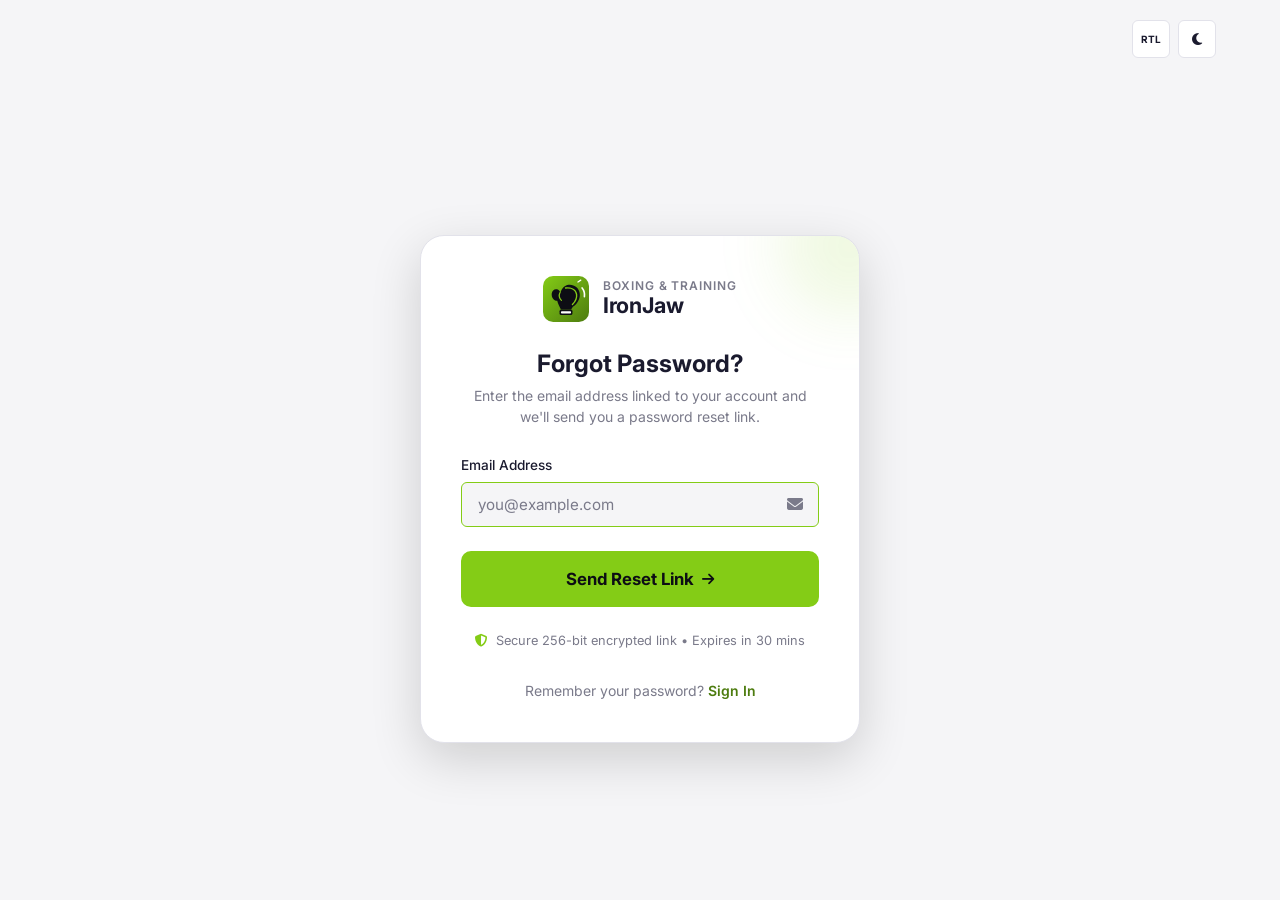
<file: forgot-password.html>
<!DOCTYPE html>
<html lang="en" dir="ltr" id="root-html">
<head>
    <meta charset="UTF-8">
    <meta name="viewport" content="width=device-width, initial-scale=1.0">
    <title>Forgot Password — IronJaw Boxing Gym</title>
    <meta name="description" content="Reset your IronJaw Boxing Gym member account password securely.">
    <link rel="icon" href="favicon.svg" type="image/svg+xml">
    <link rel="preconnect" href="https://fonts.googleapis.com">
    <link rel="preconnect" href="https://fonts.gstatic.com" crossorigin>
    <link href="https://fonts.googleapis.com/css2?family=Inter:wght@400;450;500;600;700&display=swap" rel="stylesheet">
    <link rel="stylesheet" href="https://cdnjs.cloudflare.com/ajax/libs/font-awesome/6.5.1/css/all.min.css">
    <link rel="stylesheet" href="style.css">
    <script>(function(){try{if(localStorage.getItem('ij-dark')==='1'){document.documentElement.classList.add('dark')}if(localStorage.getItem('ij-rtl')==='1'){document.documentElement.setAttribute('dir','rtl')}}catch(e){}})();</script>
</head>
<body class="auth-page">

<!-- Top Bar -->
<div class="auth-topbar">
    <div class="auth-topbar-actions">
        <button onclick="toggleDir()" class="auth-toggle-btn" title="Toggle Direction" aria-label="Toggle layout direction">
            <span class="dir-label" style="font-size:0.625rem;font-weight:700;">LTR</span>
        </button>
        <button onclick="toggleTheme()" class="auth-toggle-btn" title="Toggle Theme" aria-label="Toggle dark mode">
            <span class="theme-icon-wrap"><i class="fas fa-moon"></i></span>
        </button>
    </div>
</div>

<!-- Card -->
<main style="flex:1;display:flex;align-items:center;justify-content:center;padding:1rem;">
    <div class="auth-card">
        <!-- Decorative orb -->
        <div style="position:absolute;top:-60px;right:-60px;width:140px;height:140px;background:rgba(132,204,22,0.12);border-radius:50%;filter:blur(30px);pointer-events:none;"></div>

        <!-- Logo -->
        <a href="index.html" class="auth-logo" aria-label="IronJaw Home">
            <svg width="46" height="46" viewBox="0 0 100 100" fill="none" xmlns="http://www.w3.org/2000/svg">
                <defs><linearGradient id="logoBg" x1="0%" y1="0%" x2="100%" y2="100%"><stop offset="0%" stop-color="#84CC16"/><stop offset="100%" stop-color="#4D7C0F"/></linearGradient></defs>
                <rect width="100" height="100" rx="22" fill="url(#logoBg)"/>
                <rect x="36" y="73" width="28" height="12" rx="3.5" fill="#0D0D14"/>
                <rect x="39" y="76.5" width="22" height="5" rx="2" fill="#FFFFFF"/>
                <path d="M39 73 C36 66 32 60 31 54 C23 54 18 46 19 38 C20 31 26 27 33 30 C35 31 37 34 38 37 C40 28 46 20 56 19 C68 18 79 26 80 39 C81 50 74 61 65 67 L61 73 Z" fill="#0D0D14"/>
                <path d="M49 26 C60 25 71 29 73 40 C74 48 70 56 64 62" stroke="#84CC16" stroke-width="3" stroke-linecap="round" fill="none"/>
                <path d="M37 36 C34 42 35 48 40 53" stroke="#84CC16" stroke-width="2.5" stroke-linecap="round" fill="none"/>
                <path d="M85 26 C89 31 91 38 90 45" stroke="#FFFFFF" stroke-width="3.5" stroke-linecap="round" fill="none"/>
                <path d="M76 13 L82 9" stroke="#FFFFFF" stroke-width="3" stroke-linecap="round"/>
            </svg>
            <div class="auth-logo-text">
                <span class="brand-top">Boxing & Training</span>
                <span class="brand-bottom">IronJaw</span>
            </div>
        </a>

        <!-- Step 1: Request Password Reset -->
        <div id="reset-step-form">
            <div style="text-align:center;margin-bottom:1.75rem;">
                <h1 style="font-size:1.5rem;margin-bottom:0.375rem;font-weight:700;">Forgot Password?</h1>
                <p style="font-size:0.875rem;color:var(--text-muted);line-height:1.5;">Enter the email address linked to your account and we'll send you a password reset link.</p>
            </div>

            <form id="forgot-password-form" onsubmit="handlePasswordReset(event)">
                <div class="form-group" style="margin-bottom:1.5rem;">
                    <label class="form-label" for="reset-email">Email Address</label>
                    <div style="position:relative;">
                        <input type="email" id="reset-email" class="form-input" placeholder="you@example.com" required autocomplete="email" autofocus>
                        <span style="position:absolute;right:1rem;top:50%;transform:translateY(-50%);color:var(--text-muted);pointer-events:none;">
                            <i class="fas fa-envelope"></i>
                        </span>
                    </div>
                </div>

                <button type="submit" class="btn btn-primary w-full btn-lg" id="reset-submit-btn" style="display:flex;align-items:center;justify-content:center;gap:0.5rem;">
                    <span>Send Reset Link</span>
                    <i class="fas fa-arrow-right" style="font-size:0.875rem;"></i>
                </button>
            </form>

            <div style="margin-top:1.5rem;display:flex;align-items:center;justify-content:center;gap:0.5rem;font-size:0.8rem;color:var(--text-muted);">
                <i class="fas fa-shield-alt" style="color:var(--primary);"></i>
                <span>Secure 256-bit encrypted link • Expires in 30 mins</span>
            </div>

            <!-- Footer links -->
            <p style="text-align:center;margin-top:1.75rem;font-size:0.875rem;color:var(--text-muted);">
                Remember your password? <a href="login.html" class="link-primary">Sign In</a>
            </p>
        </div>

        <!-- Step 2: Success Confirmation State -->
        <div id="reset-step-success" style="display:none;text-align:center;padding:0.5rem 0;">
            <div style="width:68px;height:68px;border-radius:50%;background:rgba(132,204,22,0.15);display:flex;align-items:center;justify-content:center;margin:0 auto 1.25rem;border:2px solid var(--primary);color:var(--primary);font-size:1.75rem;">
                <i class="fas fa-paper-plane"></i>
            </div>
            <h2 style="font-size:1.375rem;font-weight:700;margin-bottom:0.5rem;">Check Your Inbox</h2>
            <p style="font-size:0.875rem;color:var(--text-muted);margin-bottom:0.25rem;">We've sent a password reset link to:</p>
            <p style="font-size:0.95rem;font-weight:700;color:var(--text);margin-bottom:1.5rem;word-break:break-all;" id="confirmed-email-display">you@example.com</p>

            <div style="background:var(--bg-alt);border:1px solid var(--border);border-radius:var(--radius-md);padding:1rem 1.25rem;text-align:left;margin-bottom:1.5rem;font-size:0.825rem;color:var(--text-secondary);line-height:1.6;">
                <div style="font-weight:600;color:var(--text);margin-bottom:0.375rem;">Next steps:</div>
                <ul style="padding-left:1.25rem;list-style:disc;">
                    <li>Open the email from IronJaw Support</li>
                    <li>Click the <strong>Reset Password</strong> button inside</li>
                    <li>Create your new password (valid for 30 min)</li>
                </ul>
            </div>

            <p style="font-size:0.8rem;color:var(--text-muted);margin-bottom:1.25rem;">
                Didn't receive the email? Check your spam folder or
                <a href="#" onclick="resendResetLink(event)" class="link-primary" id="resend-link">resend link</a>.
            </p>

            <a href="login.html" class="btn btn-primary w-full btn-lg">Back to Sign In</a>
        </div>
    </div>
</main>

<script src="components.js"></script>
<script>
    document.addEventListener('DOMContentLoaded', function() {
        initAuthPage();
    });

    function handlePasswordReset(e) {
        e.preventDefault();
        const emailInput = document.getElementById('reset-email');
        const email = emailInput.value.trim();
        if (!email) return;

        const btn = document.getElementById('reset-submit-btn');
        const originalContent = btn.innerHTML;
        btn.innerHTML = '<i class="fas fa-circle-notch fa-spin"></i> Sending...';
        btn.disabled = true;

        setTimeout(function() {
            document.getElementById('confirmed-email-display').textContent = email;
            document.getElementById('reset-step-form').style.display = 'none';
            document.getElementById('reset-step-success').style.display = 'block';
        }, 600);
    }

    function resendResetLink(e) {
        e.preventDefault();
        const resendLink = document.getElementById('resend-link');
        const originalText = resendLink.textContent;
        resendLink.textContent = 'Sending...';
        setTimeout(function() {
            alert('A fresh password reset link has been resent to your email address.');
            resendLink.textContent = 'Link Resent!';
            setTimeout(function() {
                resendLink.textContent = originalText;
            }, 3000);
        }, 500);
    }
</script>
</body>
</html>
</file>
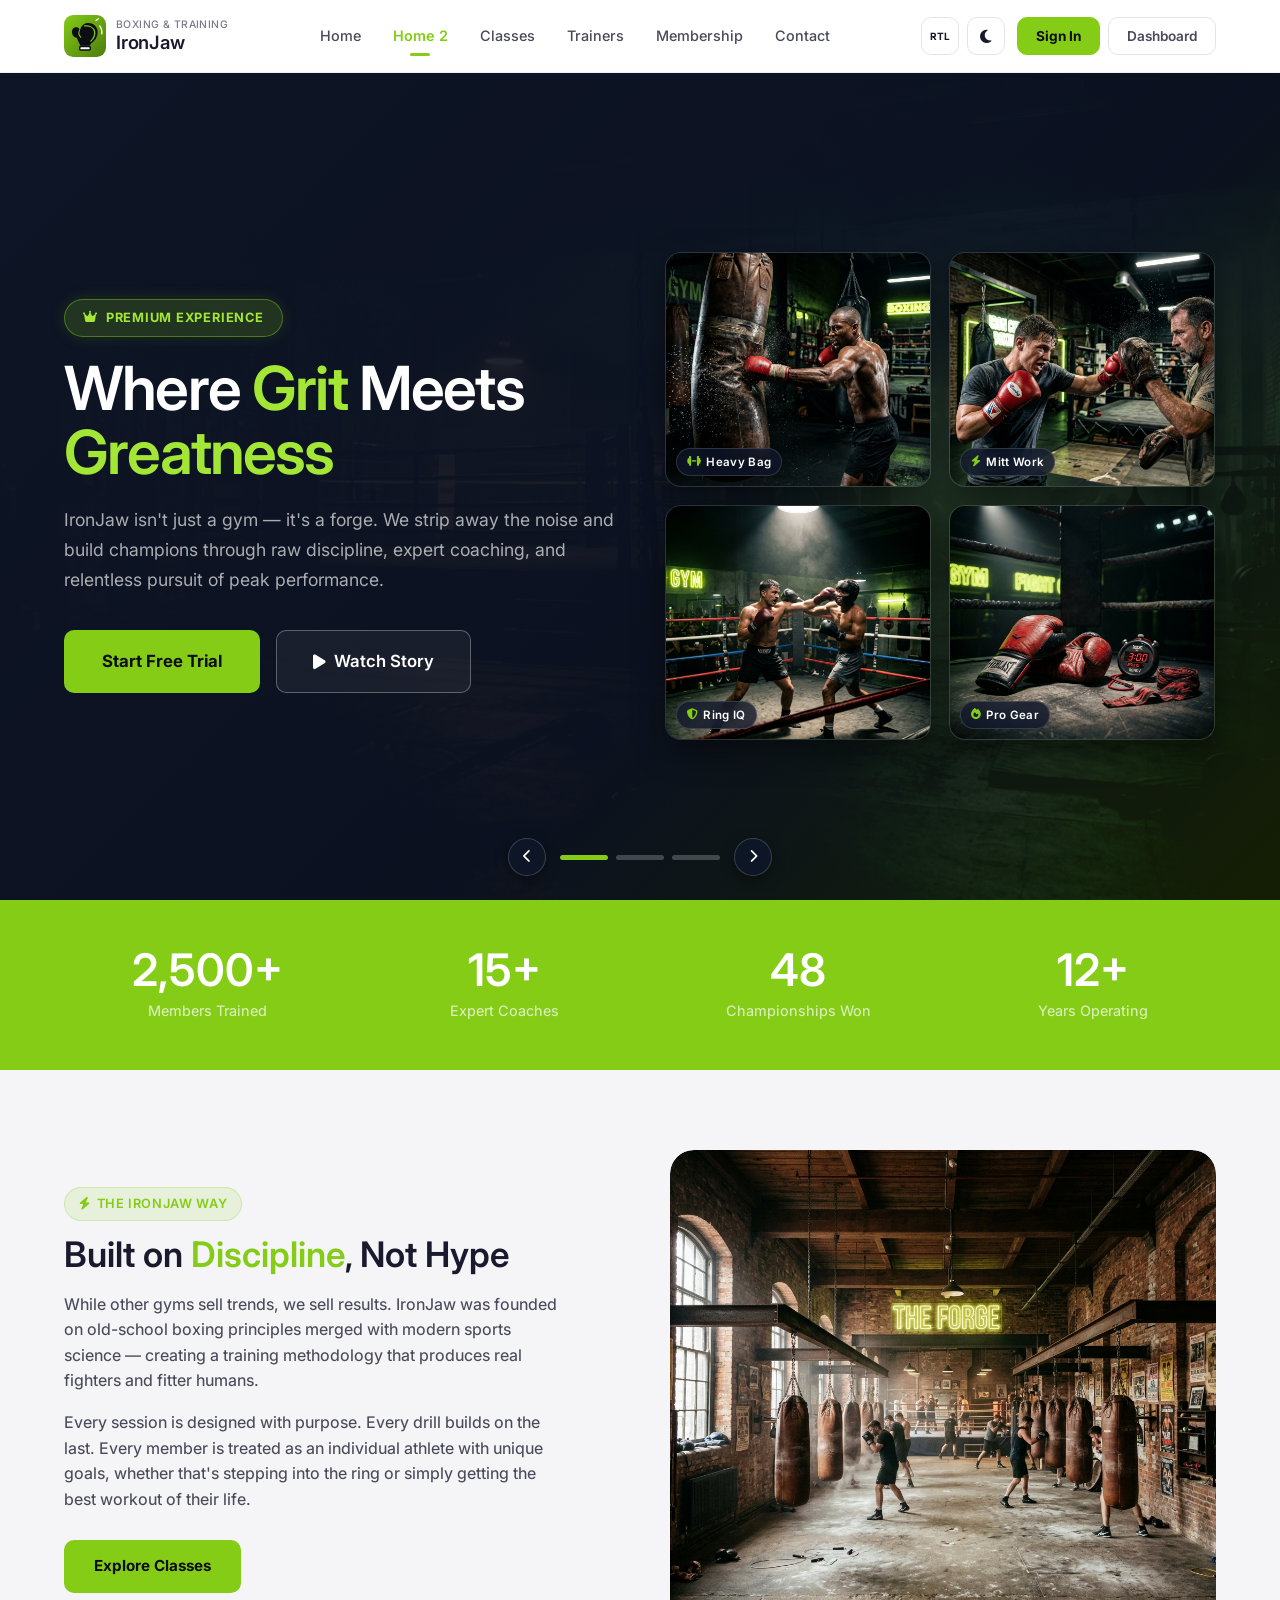
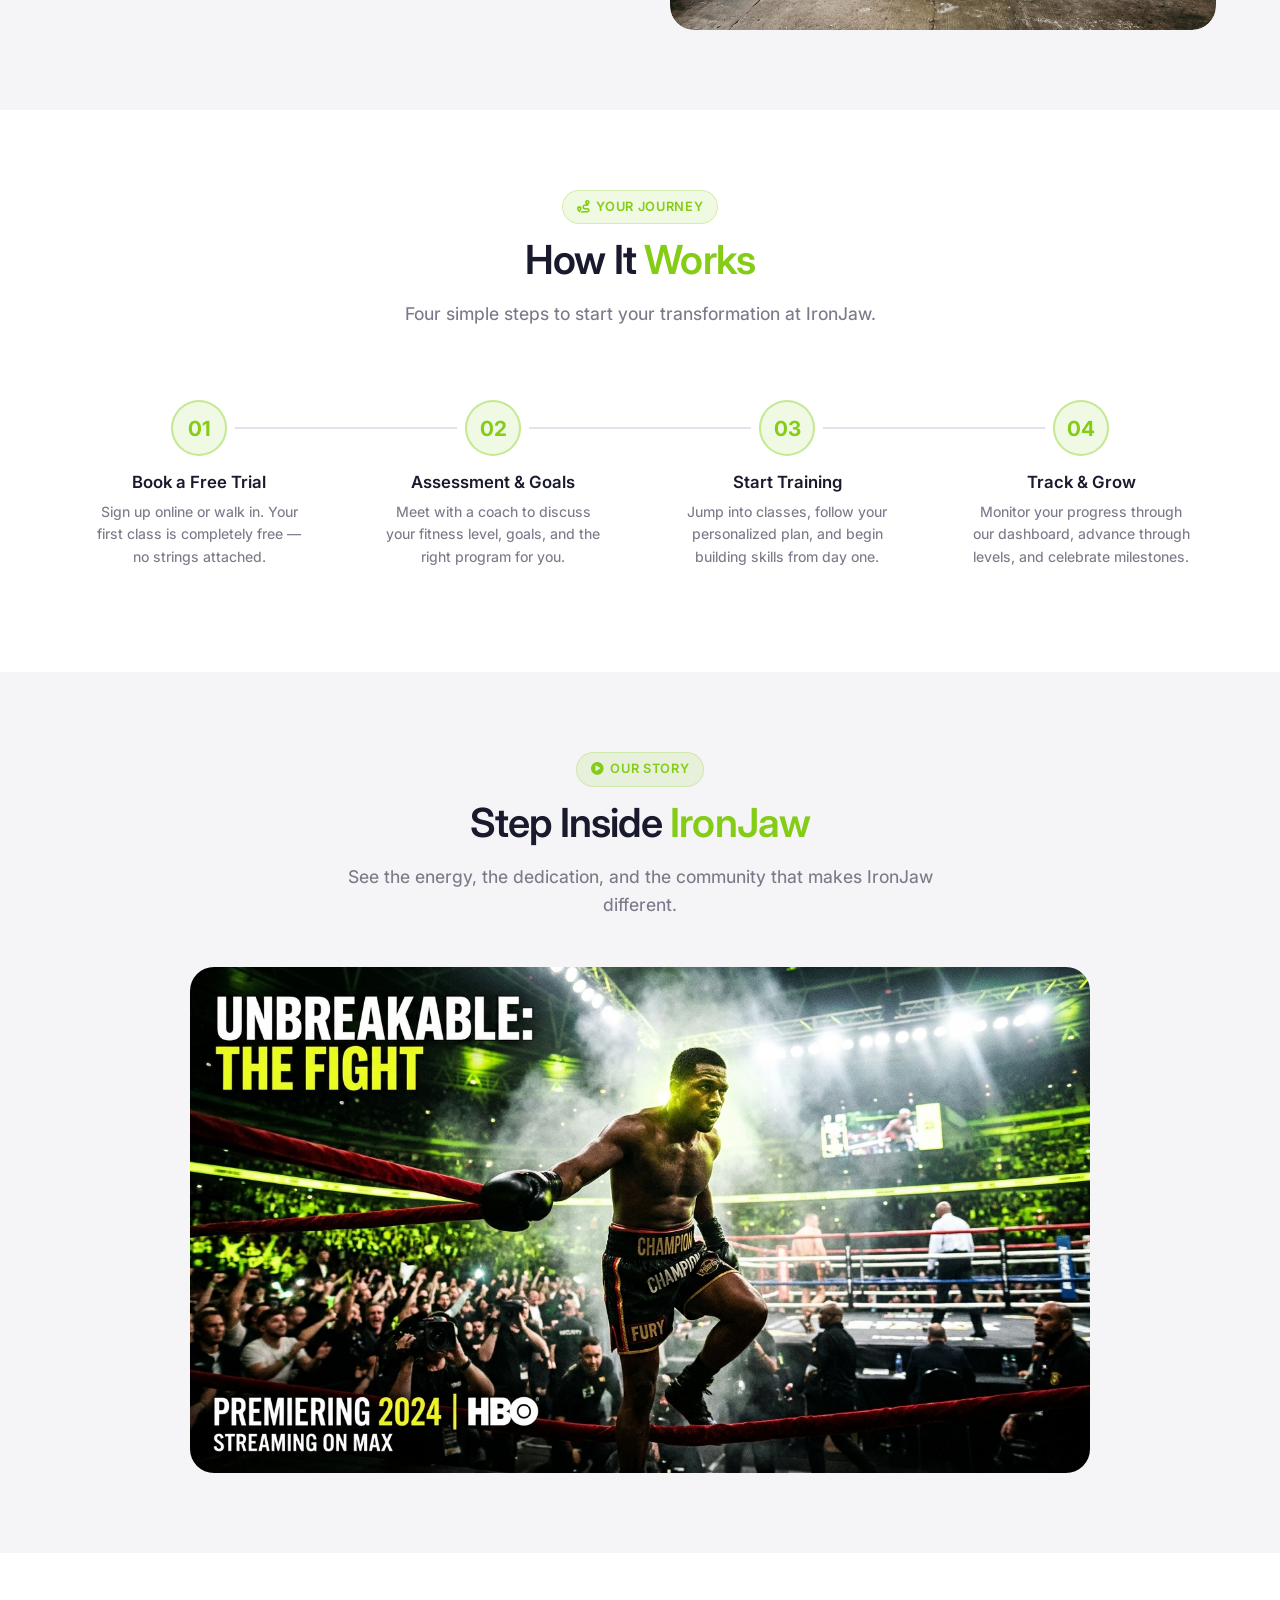
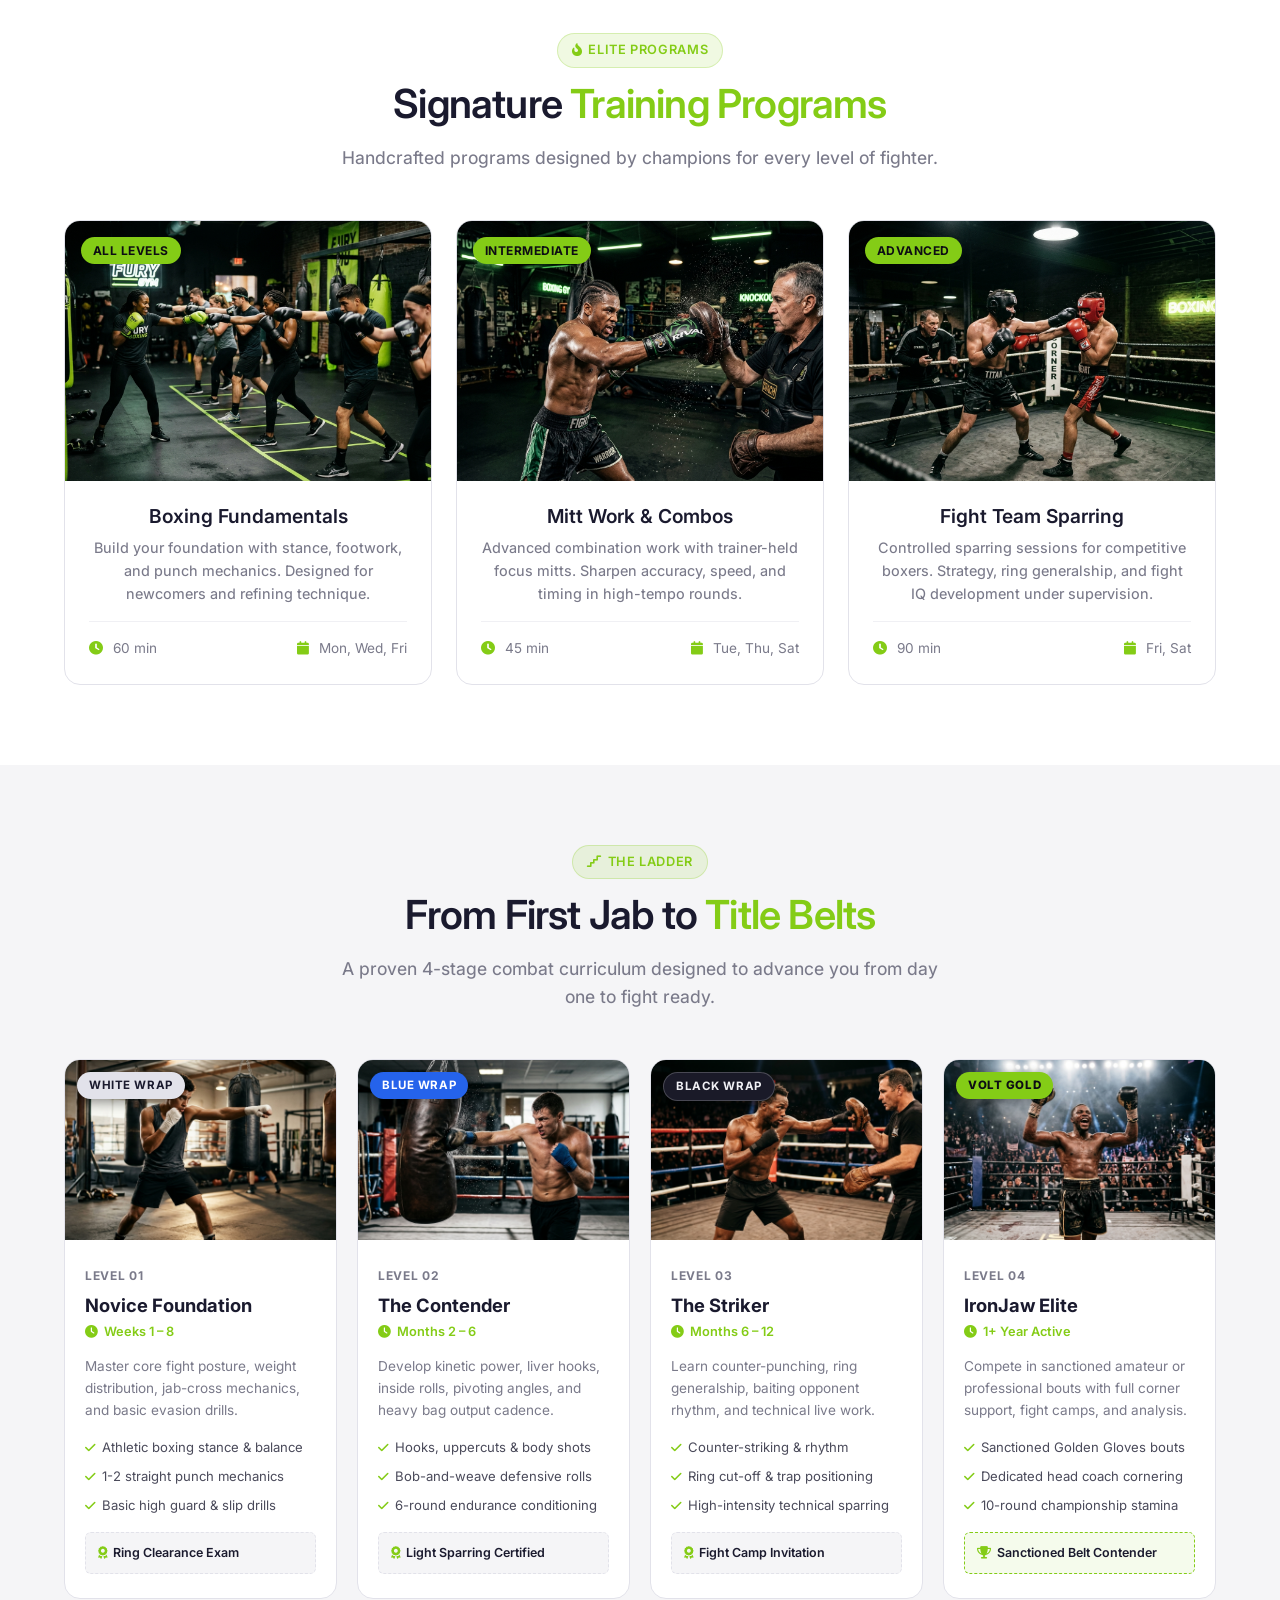
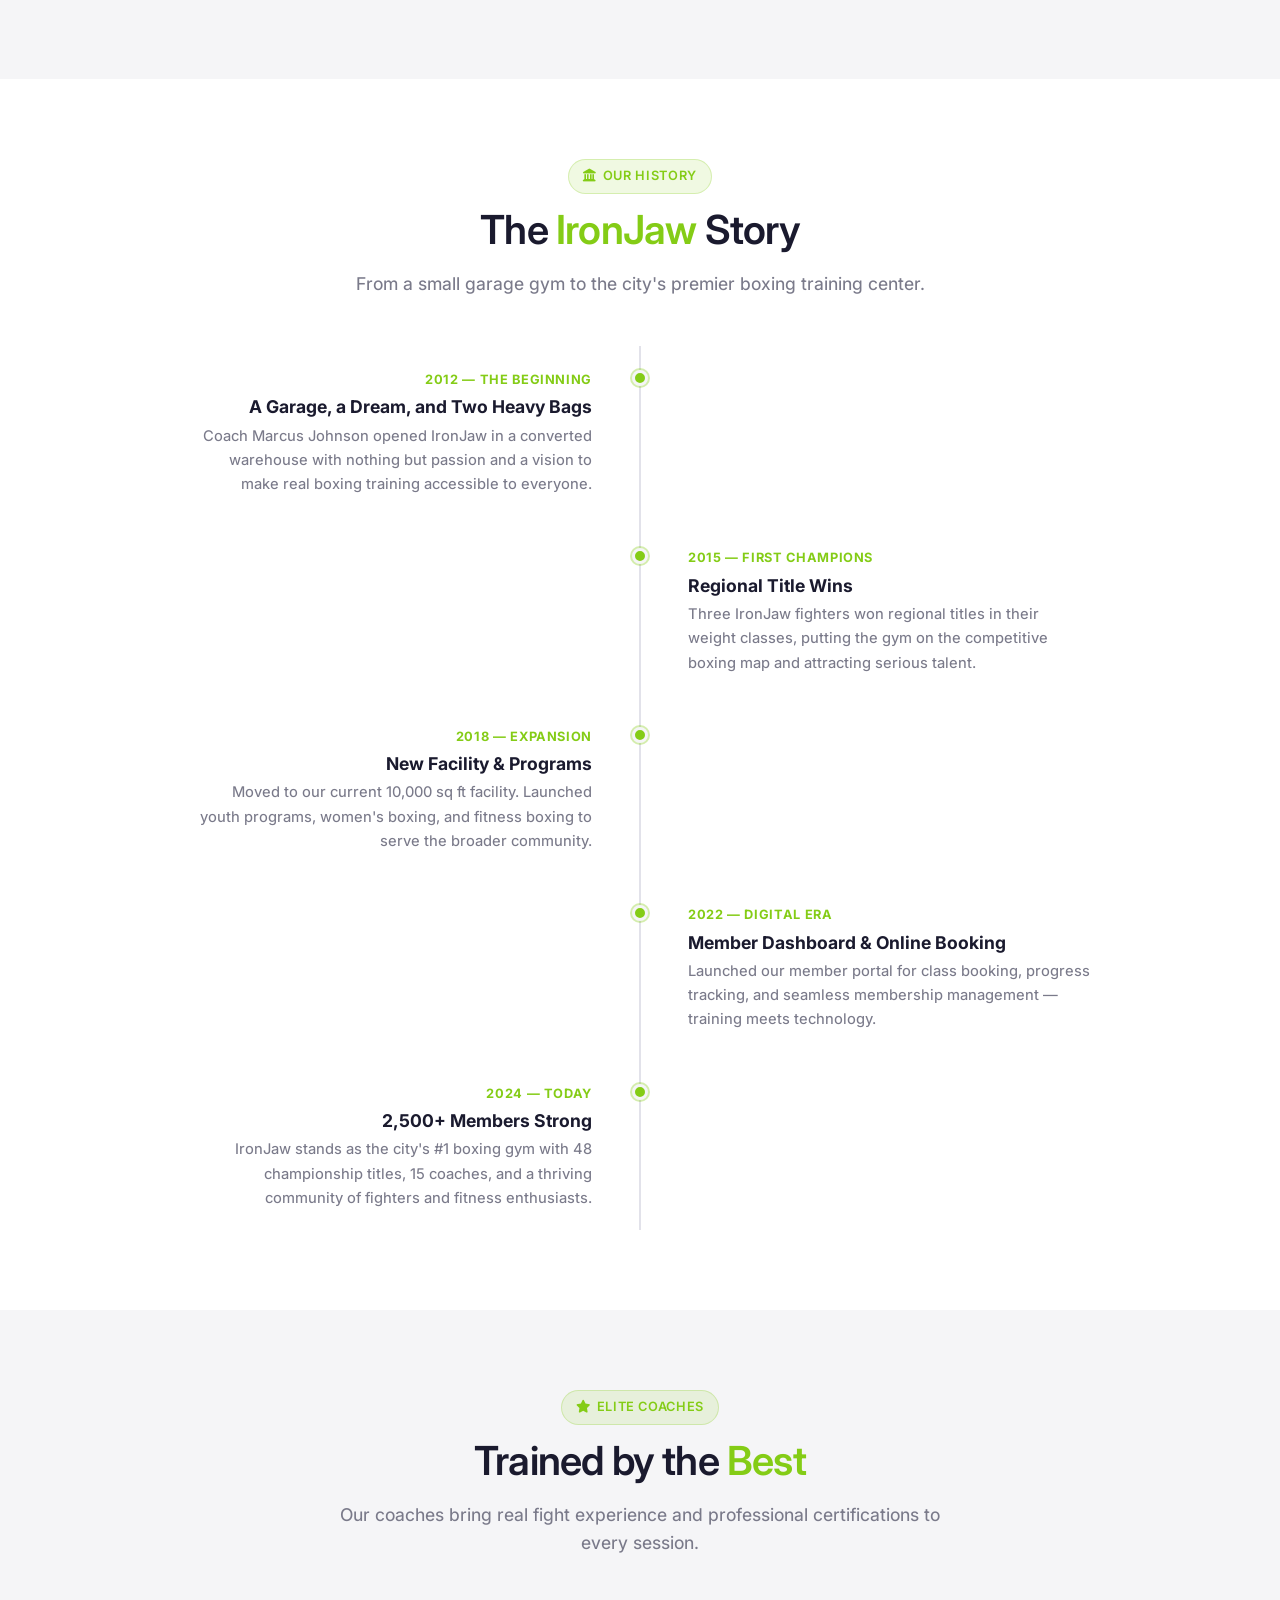
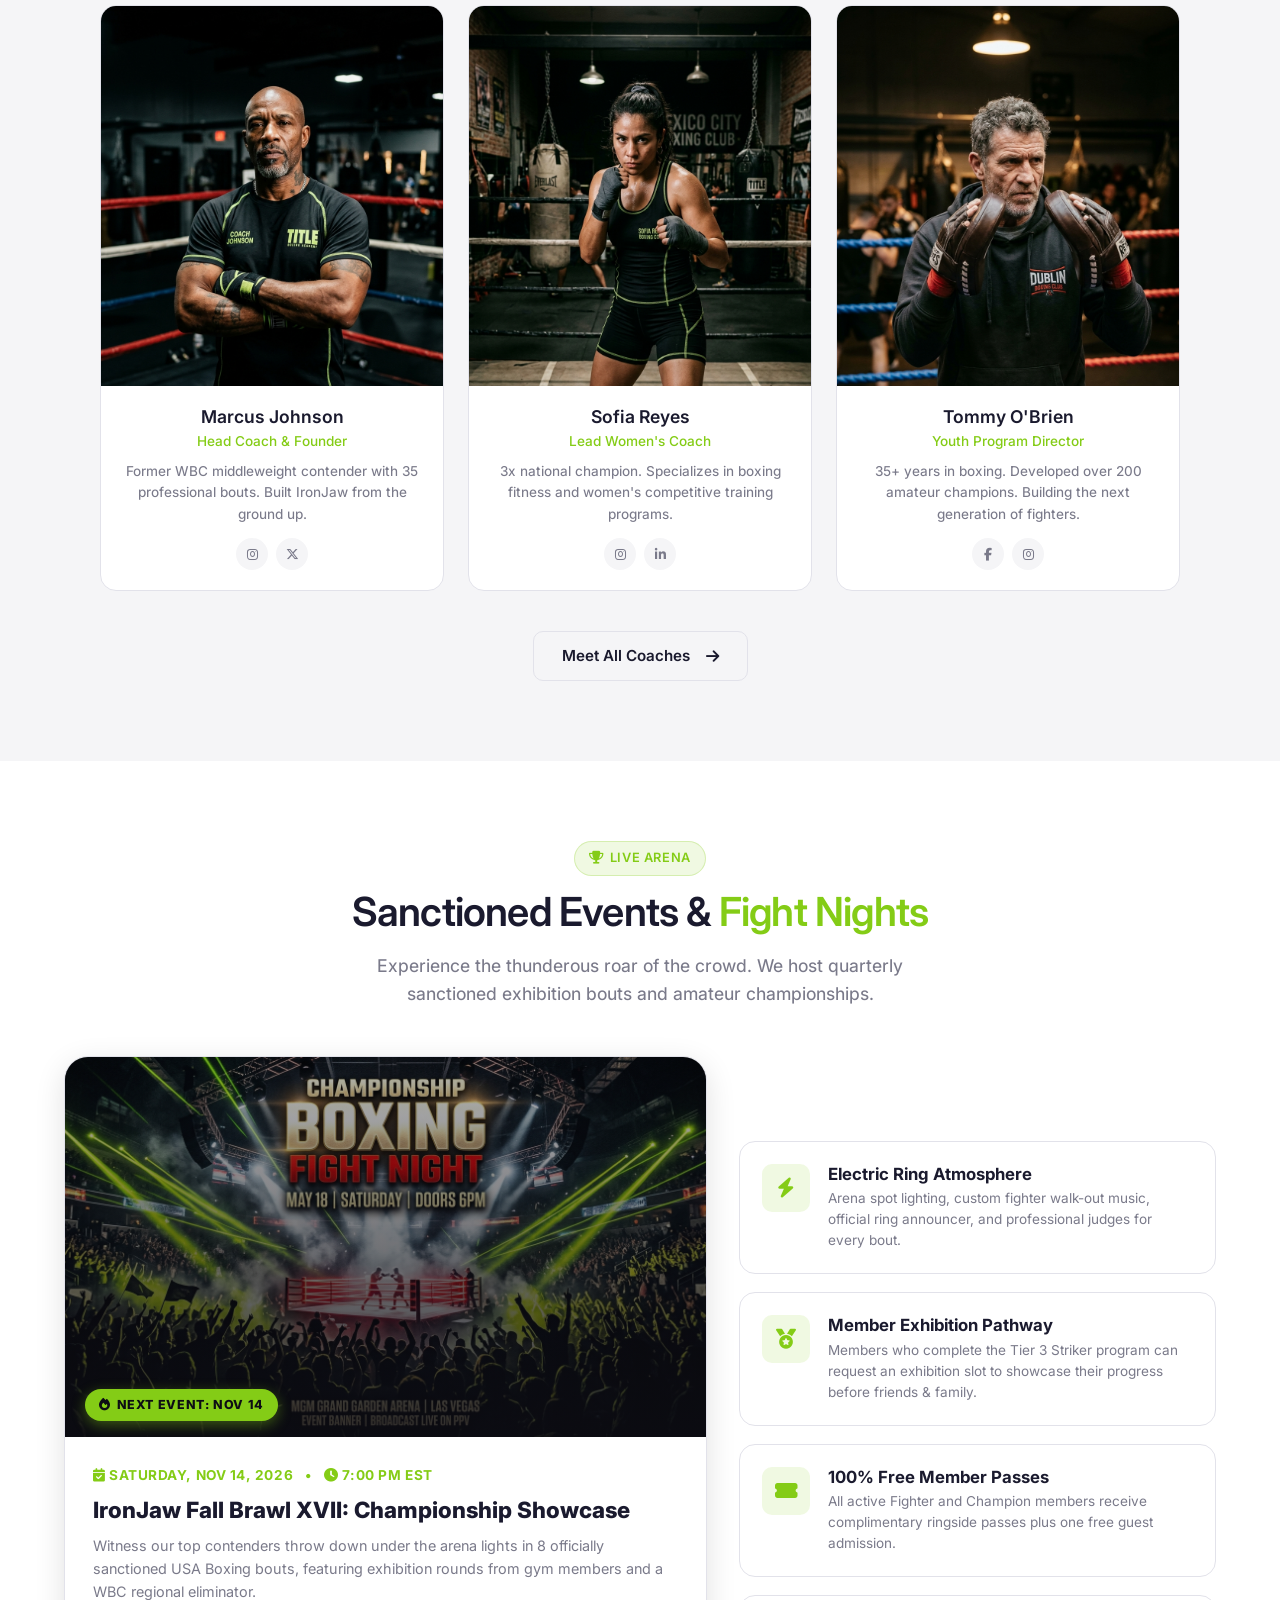
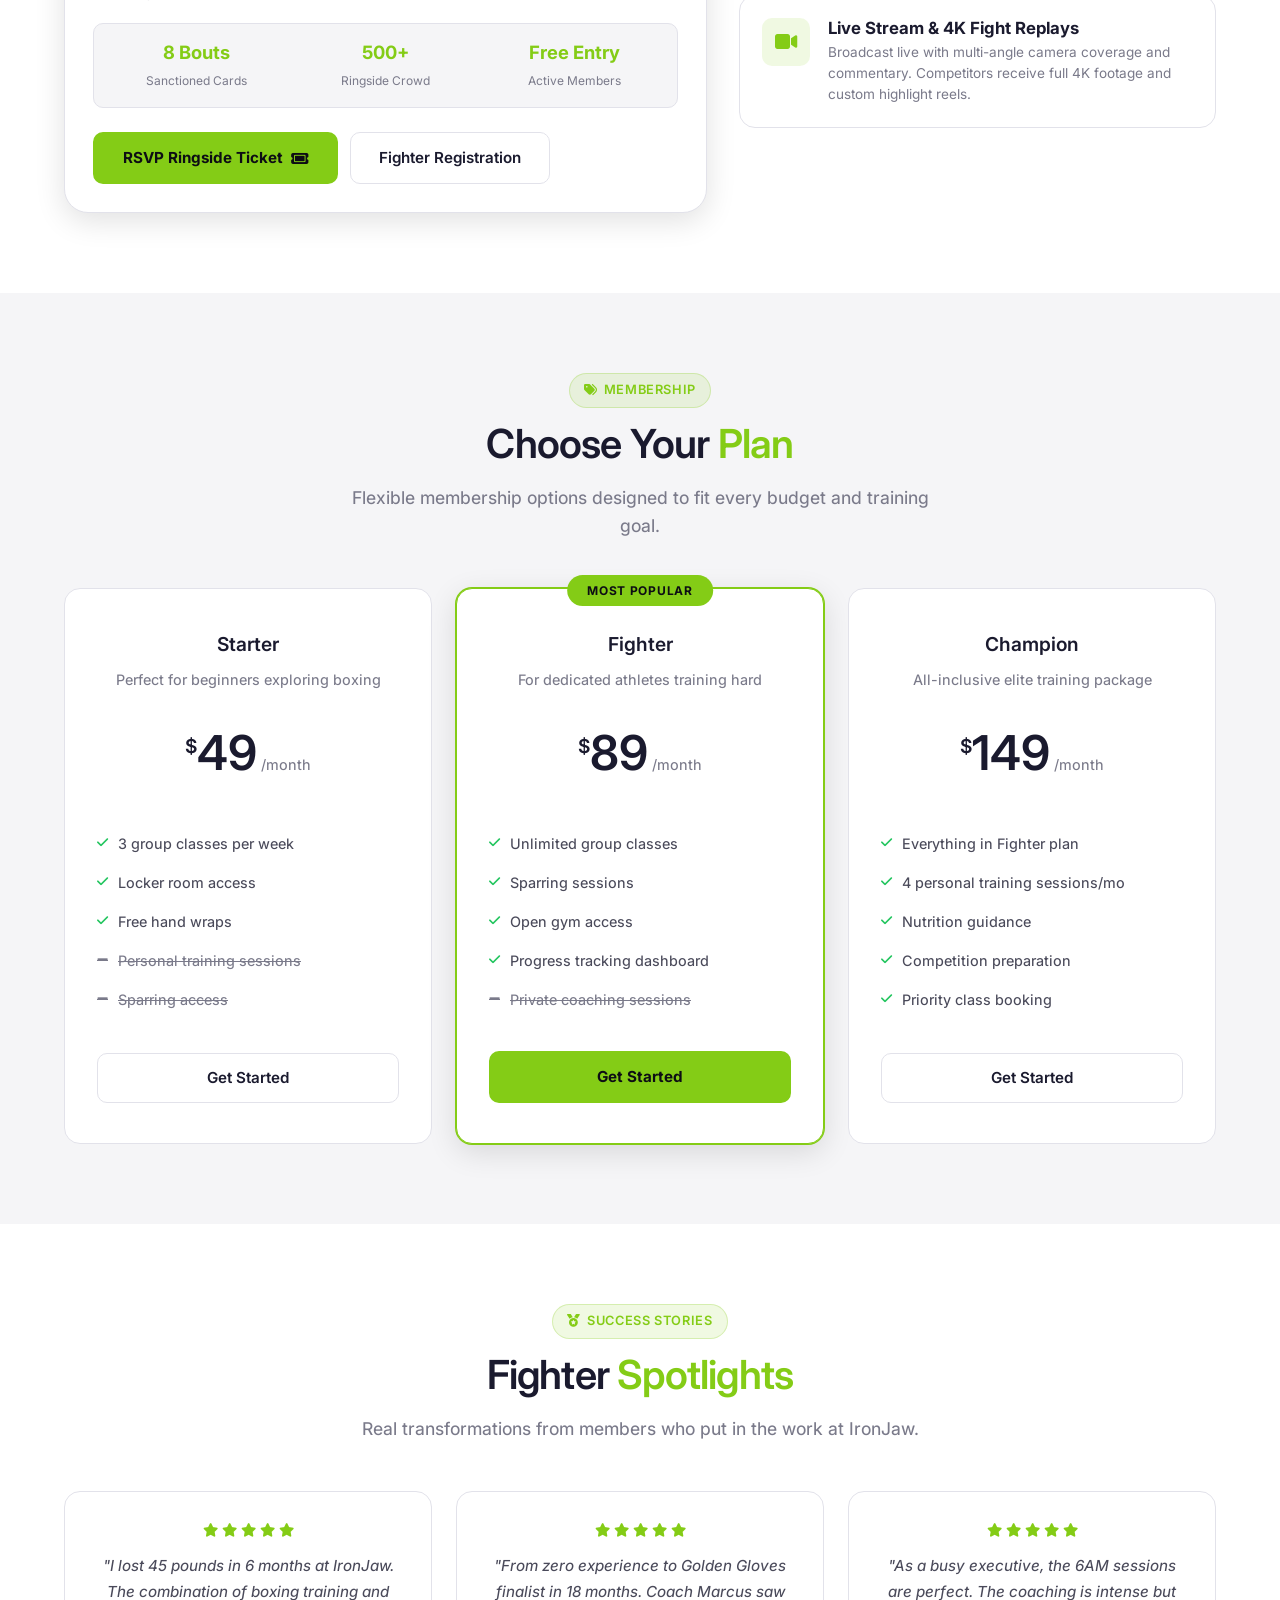
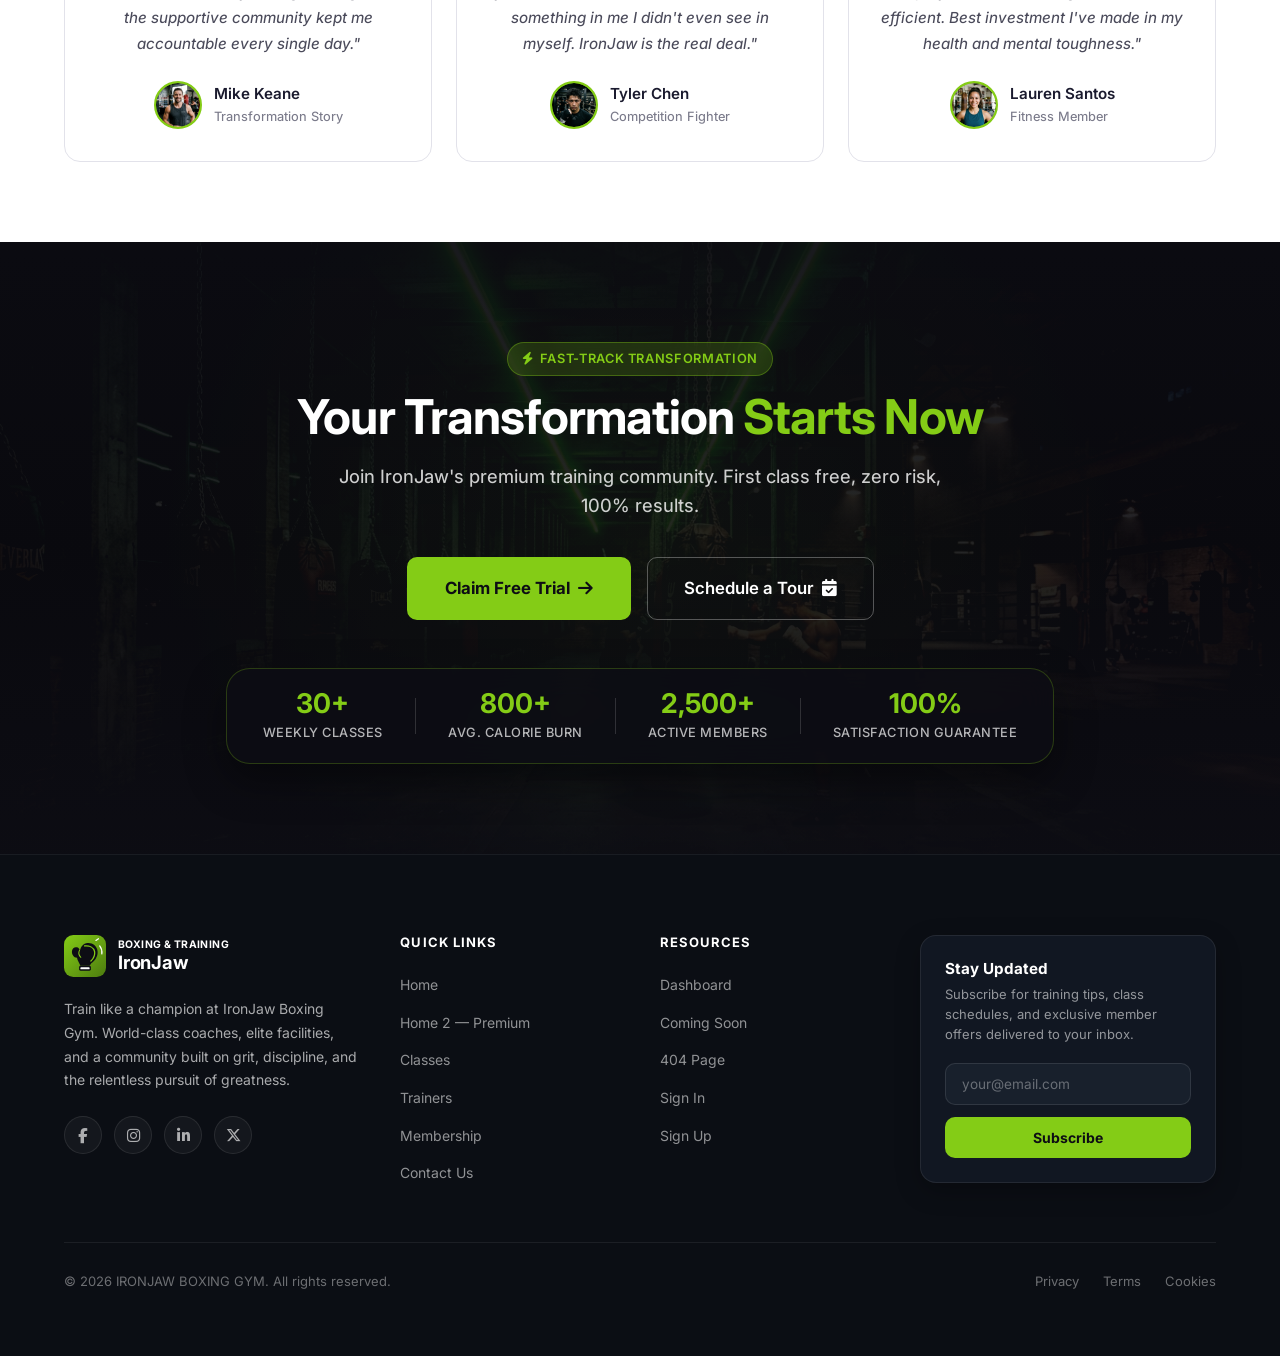
<file: home2.html>
<!DOCTYPE html>
<html lang="en" dir="ltr" id="root-html">
<head>
    <meta charset="UTF-8">
    <meta name="viewport" content="width=device-width, initial-scale=1.0">
    <title>IronJaw Premium — Elite Boxing Training Experience</title>
    <meta name="description" content="Experience the premium boxing training at IronJaw. Elite coaches, world-class facilities, and personalized fight programs designed for serious athletes.">
    <link rel="icon" href="favicon.svg" type="image/svg+xml">
    <link rel="preconnect" href="https://fonts.googleapis.com">
    <link rel="preconnect" href="https://fonts.gstatic.com" crossorigin>
    <link href="https://fonts.googleapis.com/css2?family=Inter:wght@400;450;500;600;700&display=swap" rel="stylesheet">
    <link rel="stylesheet" href="https://cdnjs.cloudflare.com/ajax/libs/font-awesome/6.5.1/css/all.min.css">
    <link rel="stylesheet" href="style.css">
    <script>
        (function(){try{if(localStorage.getItem('ij-dark')==='1'){document.documentElement.classList.add('dark')}if(localStorage.getItem('ij-rtl')==='1'){document.documentElement.setAttribute('dir','rtl')}}catch(e){}})();
    </script>
</head>
<body>

<div id="navbar-placeholder"></div>

<!-- ============ HERO 2 — PREMIUM SLIDER ============ -->
<section class="hero2" id="hero2Slider" aria-label="IronJaw Highlights Carousel">
    <div class="hero2-bg"><img src="assets/images/hero2-arena-bg.jpg" alt="Atmospheric IronJaw boxing gym arena"></div>
    <div class="hero2-overlay"></div>

    <div class="hero2-slides-wrap">
        <!-- SLIDE 1: GRIT & GREATNESS -->
        <div class="hero2-slide active" data-slide="0" aria-hidden="false">
            <div class="hero2-content">
                <div class="hero2-text">
                    <div class="hero-tag"><i class="fas fa-crown"></i> Premium Experience</div>
                    <h1 class="hero2-title">Where <span>Grit</span> Meets <span>Greatness</span></h1>
                    <p class="hero2-desc">IronJaw isn't just a gym — it's a forge. We strip away the noise and build champions through raw discipline, expert coaching, and relentless pursuit of peak performance.</p>
                    <div class="hero-actions">
                        <a href="signup.html" class="btn btn-primary btn-lg">Start Free Trial</a>
                        <a href="#video-section" class="btn btn-secondary btn-lg" style="color:#fff;border-color:rgba(255,255,255,0.3);"><i class="fas fa-play"></i> Watch Story</a>
                    </div>
                </div>
                <div class="hero2-image-wrap">
                    <div class="hero2-img-grid">
                        <div class="hero2-grid-card">
                            <img src="assets/images/hero2-heavy-bag.jpg" alt="Boxer heavy bag power training" loading="eager">
                            <span class="hero2-grid-badge"><i class="fas fa-dumbbell"></i> Heavy Bag</span>
                        </div>
                        <div class="hero2-grid-card">
                            <img src="assets/images/hero2-mitt-work.jpg" alt="Precision mitt work sparring" loading="eager">
                            <span class="hero2-grid-badge"><i class="fas fa-bolt"></i> Mitt Work</span>
                        </div>
                        <div class="hero2-grid-card">
                            <img src="assets/images/hero2-ring-sparring.jpg" alt="Ring sparring instruction" loading="eager">
                            <span class="hero2-grid-badge"><i class="fas fa-shield-halved"></i> Ring IQ</span>
                        </div>
                        <div class="hero2-grid-card">
                            <img src="assets/images/hero2-fight-gear.jpg" alt="Championship gloves and gear" loading="eager">
                            <span class="hero2-grid-badge"><i class="fas fa-fire"></i> Pro Gear</span>
                        </div>
                    </div>
                </div>
            </div>
        </div>

        <!-- SLIDE 2: CONDITIONING & SPEED -->
        <div class="hero2-slide" data-slide="1" aria-hidden="true">
            <div class="hero2-content">
                <div class="hero2-text">
                    <div class="hero-tag"><i class="fas fa-bolt"></i> High-Voltage Conditioning</div>
                    <h1 class="hero2-title">Forge <span>Power</span>, Speed & <span>Stamina</span></h1>
                    <p class="hero2-desc">Engineered for athletes who demand more. Push beyond mental barriers with explosive speed drills, metabolic combat conditioning, and sharp combination flow.</p>
                    <div class="hero-actions">
                        <a href="classes.html" class="btn btn-primary btn-lg">Explore Classes</a>
                        <a href="pricing.html" class="btn btn-secondary btn-lg" style="color:#fff;border-color:rgba(255,255,255,0.3);"><i class="fas fa-tags"></i> Membership Plans</a>
                    </div>
                </div>
                <div class="hero2-image-wrap">
                    <div class="hero2-img-grid">
                        <div class="hero2-grid-card">
                            <img src="assets/images/hero2-speed-drills.jpg" alt="Boxer speed bag fast drills" loading="lazy">
                            <span class="hero2-grid-badge"><i class="fas fa-stopwatch"></i> Speed Bag</span>
                        </div>
                        <div class="hero2-grid-card">
                            <img src="assets/images/hero2-battle-ropes.jpg" alt="Combat conditioning battle ropes" loading="lazy">
                            <span class="hero2-grid-badge"><i class="fas fa-dumbbell"></i> Battle Ropes</span>
                        </div>
                        <div class="hero2-grid-card">
                            <img src="assets/images/hero2-shadow-boxing.jpg" alt="Boxer shadow boxing technique" loading="lazy">
                            <span class="hero2-grid-badge"><i class="fas fa-person-running"></i> Shadow Boxing</span>
                        </div>
                        <div class="hero2-grid-card">
                            <img src="assets/images/hero2-pad-combos.jpg" alt="Coach focus mitt combinations" loading="lazy">
                            <span class="hero2-grid-badge"><i class="fas fa-bullseye"></i> Pad Combos</span>
                        </div>
                    </div>
                </div>
            </div>
        </div>

        <!-- SLIDE 3: RING MASTERY & TACTICS -->
        <div class="hero2-slide" data-slide="2" aria-hidden="true">
            <div class="hero2-content">
                <div class="hero2-text">
                    <div class="hero-tag"><i class="fas fa-trophy"></i> Championship Caliber</div>
                    <h1 class="hero2-title">Master The <span>Ring</span>, Own The <span>Fight</span></h1>
                    <p class="hero2-desc">From precision angles and slip counters to fight-tested ring generalship. Train side-by-side with championship coaches who refine your technique every single round.</p>
                    <div class="hero-actions">
                        <a href="trainers.html" class="btn btn-primary btn-lg">Meet The Coaches</a>
                        <a href="contact.html" class="btn btn-secondary btn-lg" style="color:#fff;border-color:rgba(255,255,255,0.3);"><i class="fas fa-calendar-check"></i> Book Assessment</a>
                    </div>
                </div>
                <div class="hero2-image-wrap">
                    <div class="hero2-img-grid">
                        <div class="hero2-grid-card">
                            <img src="assets/images/hero2-slip-defense.jpg" alt="Boxer slip and counter defense" loading="lazy">
                            <span class="hero2-grid-badge"><i class="fas fa-shield-halved"></i> Slip & Counter</span>
                        </div>
                        <div class="hero2-grid-card">
                            <img src="assets/images/hero2-corner-coach.jpg" alt="Coach ring corner tactical guidance" loading="lazy">
                            <span class="hero2-grid-badge"><i class="fas fa-user-tie"></i> Corner IQ</span>
                        </div>
                        <div class="hero2-grid-card">
                            <img src="assets/images/hero2-power-punch.jpg" alt="Devastating body punch power" loading="lazy">
                            <span class="hero2-grid-badge"><i class="fas fa-hand-fist"></i> Body Assault</span>
                        </div>
                        <div class="hero2-grid-card">
                            <img src="assets/images/hero2-ring-tactics.jpg" alt="Ring tactics and footwork craft" loading="lazy">
                            <span class="hero2-grid-badge"><i class="fas fa-shoe-prints"></i> Footwork Craft</span>
                        </div>
                    </div>
                </div>
            </div>
        </div>
    </div>

    <!-- Controls -->
    <div class="hero2-controls">
        <button class="hero2-nav-btn" id="hero2PrevBtn" aria-label="Previous slide"><i class="fas fa-chevron-left"></i></button>
        <div class="hero2-dots">
            <div class="hero2-dot active" data-index="0" role="button" tabindex="0" aria-label="Go to Slide 1"><div class="hero2-dot-fill"></div></div>
            <div class="hero2-dot" data-index="1" role="button" tabindex="0" aria-label="Go to Slide 2"><div class="hero2-dot-fill"></div></div>
            <div class="hero2-dot" data-index="2" role="button" tabindex="0" aria-label="Go to Slide 3"><div class="hero2-dot-fill"></div></div>
        </div>
        <button class="hero2-nav-btn" id="hero2NextBtn" aria-label="Next slide"><i class="fas fa-chevron-right"></i></button>
    </div>
</section>

<!-- ============ SECTION 2: STATS STRIP ============ -->
<div class="stats-strip">
    <div class="container">
        <div class="stat-block fade-up">
            <div class="stat-num" data-count="2500" data-suffix="+">0</div>
            <div class="stat-label">Members Trained</div>
        </div>
        <div class="stat-block fade-up delay-1">
            <div class="stat-num" data-count="15" data-suffix="+">0</div>
            <div class="stat-label">Expert Coaches</div>
        </div>
        <div class="stat-block fade-up delay-2">
            <div class="stat-num" data-count="48">0</div>
            <div class="stat-label">Championships Won</div>
        </div>
        <div class="stat-block fade-up delay-3">
            <div class="stat-num" data-count="12" data-suffix="+">0</div>
            <div class="stat-label">Years Operating</div>
        </div>
    </div>
</div>

<!-- ============ SECTION 3: ABOUT — REVERSED SPLIT ============ -->
<section class="section section-alt">
    <div class="container">
        <div class="split-row" style="direction:ltr;">
            <div class="split-content slide-left" style="direction:inherit;">
                <span class="section-badge"><i class="fas fa-bolt"></i> The IronJaw Way</span>
                <h2>Built on <span style="color:var(--primary);">Discipline</span>, Not Hype</h2>
                <p>While other gyms sell trends, we sell results. IronJaw was founded on old-school boxing principles merged with modern sports science — creating a training methodology that produces real fighters and fitter humans.</p>
                <p>Every session is designed with purpose. Every drill builds on the last. Every member is treated as an individual athlete with unique goals, whether that's stepping into the ring or simply getting the best workout of their life.</p>
                <div style="margin-top:28px;">
                    <a href="classes.html" class="btn btn-primary">Explore Classes</a>
                </div>
            </div>
            <div class="split-img slide-right">
                <img src="assets/images/home2-about-forge.jpg" alt="IronJaw authentic Forge gym interior" loading="lazy">
                <div class="split-accent"></div>
            </div>
        </div>
    </div>
</section>

<!-- ============ SECTION 4: PROCESS STEPS ============ -->
<section class="section">
    <div class="container text-center">
        <span class="section-badge fade-up"><i class="fas fa-route"></i> Your Journey</span>
        <h2 class="section-title fade-up">How It <span style="color:var(--primary);">Works</span></h2>
        <p class="section-subtitle fade-up">Four simple steps to start your transformation at IronJaw.</p>

        <div class="process-grid">
            <div class="process-step fade-up">
                <div class="process-num">01</div>
                <h4>Book a Free Trial</h4>
                <p>Sign up online or walk in. Your first class is completely free — no strings attached.</p>
            </div>
            <div class="process-step fade-up delay-1">
                <div class="process-num">02</div>
                <h4>Assessment & Goals</h4>
                <p>Meet with a coach to discuss your fitness level, goals, and the right program for you.</p>
            </div>
            <div class="process-step fade-up delay-2">
                <div class="process-num">03</div>
                <h4>Start Training</h4>
                <p>Jump into classes, follow your personalized plan, and begin building skills from day one.</p>
            </div>
            <div class="process-step fade-up delay-3">
                <div class="process-num">04</div>
                <h4>Track & Grow</h4>
                <p>Monitor your progress through our dashboard, advance through levels, and celebrate milestones.</p>
            </div>
        </div>
    </div>
</section>

<!-- ============ SECTION 5: VIDEO EMBED ============ -->
<section class="section section-alt" id="video-section">
    <div class="container text-center">
        <span class="section-badge fade-up"><i class="fas fa-play-circle"></i> Our Story</span>
        <h2 class="section-title fade-up">Step Inside <span style="color:var(--primary);">IronJaw</span></h2>
        <p class="section-subtitle fade-up">See the energy, the dedication, and the community that makes IronJaw different.</p>

        <div class="video-embed fade-up">
            <img src="assets/images/home2-video-thumb.jpg" alt="IronJaw gym documentary video thumbnail" loading="lazy">
        </div>
    </div>
</section>

<!-- ============ SECTION 6: PROGRAMS HIGHLIGHT ============ -->
<section class="section">
    <div class="container text-center">
        <span class="section-badge fade-up"><i class="fas fa-fire-flame-curved"></i> Elite Programs</span>
        <h2 class="section-title fade-up">Signature <span style="color:var(--primary);">Training Programs</span></h2>
        <p class="section-subtitle fade-up">Handcrafted programs designed by champions for every level of fighter.</p>

        <div class="programs-grid">
            <div class="program-card fade-up">
                <div class="program-card-img">
                    <img src="assets/images/home2-fundamentals-class.jpg" alt="Group boxing fundamentals class" loading="lazy">
                    <span class="program-card-level">All Levels</span>
                </div>
                <div class="program-card-body">
                    <h3 class="program-card-title">Boxing Fundamentals</h3>
                    <p class="program-card-desc">Build your foundation with stance, footwork, and punch mechanics. Designed for newcomers and refining technique.</p>
                    <div class="program-card-meta">
                        <span><i class="fas fa-clock"></i> 60 min</span>
                        <span><i class="fas fa-calendar"></i> Mon, Wed, Fri</span>
                    </div>
                </div>
            </div>
            <div class="program-card fade-up delay-1">
                <div class="program-card-img">
                    <img src="assets/images/home2-mitt-combos.jpg" alt="Boxing mitt work and combination striking" loading="lazy">
                    <span class="program-card-level">Intermediate</span>
                </div>
                <div class="program-card-body">
                    <h3 class="program-card-title">Mitt Work & Combos</h3>
                    <p class="program-card-desc">Advanced combination work with trainer-held focus mitts. Sharpen accuracy, speed, and timing in high-tempo rounds.</p>
                    <div class="program-card-meta">
                        <span><i class="fas fa-clock"></i> 45 min</span>
                        <span><i class="fas fa-calendar"></i> Tue, Thu, Sat</span>
                    </div>
                </div>
            </div>
            <div class="program-card fade-up delay-2">
                <div class="program-card-img">
                    <img src="assets/images/home2-fight-team.jpg" alt="Technical fight team sparring session" loading="lazy">
                    <span class="program-card-level">Advanced</span>
                </div>
                <div class="program-card-body">
                    <h3 class="program-card-title">Fight Team Sparring</h3>
                    <p class="program-card-desc">Controlled sparring sessions for competitive boxers. Strategy, ring generalship, and fight IQ development under supervision.</p>
                    <div class="program-card-meta">
                        <span><i class="fas fa-clock"></i> 90 min</span>
                        <span><i class="fas fa-calendar"></i> Fri, Sat</span>
                    </div>
                </div>
            </div>
        </div>
    </div>
</section>

<!-- ============ SECTION 7: FIGHTER PROGRESSION ============ -->
<section class="section section-alt" id="fighter-progression">
    <div class="container text-center">
        <span class="section-badge fade-up"><i class="fas fa-stairs"></i> The Ladder</span>
        <h2 class="section-title fade-up">From First Jab to <span style="color:var(--primary);">Title Belts</span></h2>
        <p class="section-subtitle fade-up">A proven 4-stage combat curriculum designed to advance you from day one to fight ready.</p>

        <div class="progression-ladder-grid">
            <!-- Tier 1 -->
            <div class="progression-tier-card fade-up">
                <div class="progression-tier-img">
                    <img src="assets/images/progression-novice.jpg" alt="Level 01 Novice Foundation White Wrap Training" loading="lazy">
                    <span class="progression-tier-badge tier-1-badge">White Wrap</span>
                </div>
                <div class="progression-tier-body">
                    <span class="progression-tier-step">Level 01</span>
                    <h3 class="progression-tier-name">Novice Foundation</h3>
                    <span class="progression-tier-timeline"><i class="fas fa-clock"></i> Weeks 1 – 8</span>
                    <p class="progression-tier-desc">Master core fight posture, weight distribution, jab-cross mechanics, and basic evasion drills.</p>
                    <ul class="progression-skills-list">
                        <li><i class="fas fa-check"></i> Athletic boxing stance & balance</li>
                        <li><i class="fas fa-check"></i> 1-2 straight punch mechanics</li>
                        <li><i class="fas fa-check"></i> Basic high guard & slip drills</li>
                    </ul>
                    <div class="progression-milestone-box">
                        <i class="fas fa-award"></i> Ring Clearance Exam
                    </div>
                </div>
            </div>

            <!-- Tier 2 -->
            <div class="progression-tier-card fade-up delay-1">
                <div class="progression-tier-img">
                    <img src="assets/images/progression-contender.jpg" alt="Level 02 The Contender Blue Wrap Training" loading="lazy">
                    <span class="progression-tier-badge tier-2-badge">Blue Wrap</span>
                </div>
                <div class="progression-tier-body">
                    <span class="progression-tier-step">Level 02</span>
                    <h3 class="progression-tier-name">The Contender</h3>
                    <span class="progression-tier-timeline"><i class="fas fa-clock"></i> Months 2 – 6</span>
                    <p class="progression-tier-desc">Develop kinetic power, liver hooks, inside rolls, pivoting angles, and heavy bag output cadence.</p>
                    <ul class="progression-skills-list">
                        <li><i class="fas fa-check"></i> Hooks, uppercuts & body shots</li>
                        <li><i class="fas fa-check"></i> Bob-and-weave defensive rolls</li>
                        <li><i class="fas fa-check"></i> 6-round endurance conditioning</li>
                    </ul>
                    <div class="progression-milestone-box">
                        <i class="fas fa-award"></i> Light Sparring Certified
                    </div>
                </div>
            </div>

            <!-- Tier 3 -->
            <div class="progression-tier-card fade-up delay-2">
                <div class="progression-tier-img">
                    <img src="assets/images/progression-striker.jpg" alt="Level 03 The Striker Black Wrap Training" loading="lazy">
                    <span class="progression-tier-badge tier-3-badge">Black Wrap</span>
                </div>
                <div class="progression-tier-body">
                    <span class="progression-tier-step">Level 03</span>
                    <h3 class="progression-tier-name">The Striker</h3>
                    <span class="progression-tier-timeline"><i class="fas fa-clock"></i> Months 6 – 12</span>
                    <p class="progression-tier-desc">Learn counter-punching, ring generalship, baiting opponent rhythm, and technical live work.</p>
                    <ul class="progression-skills-list">
                        <li><i class="fas fa-check"></i> Counter-striking & rhythm</li>
                        <li><i class="fas fa-check"></i> Ring cut-off & trap positioning</li>
                        <li><i class="fas fa-check"></i> High-intensity technical sparring</li>
                    </ul>
                    <div class="progression-milestone-box">
                        <i class="fas fa-award"></i> Fight Camp Invitation
                    </div>
                </div>
            </div>

            <!-- Tier 4 -->
            <div class="progression-tier-card fade-up delay-3">
                <div class="progression-tier-img">
                    <img src="assets/images/progression-elite.jpg" alt="Level 04 IronJaw Elite Volt Gold Wrap Competition" loading="lazy">
                    <span class="progression-tier-badge tier-4-badge">Volt Gold</span>
                </div>
                <div class="progression-tier-body">
                    <span class="progression-tier-step">Level 04</span>
                    <h3 class="progression-tier-name">IronJaw Elite</h3>
                    <span class="progression-tier-timeline"><i class="fas fa-clock"></i> 1+ Year Active</span>
                    <p class="progression-tier-desc">Compete in sanctioned amateur or professional bouts with full corner support, fight camps, and analysis.</p>
                    <ul class="progression-skills-list">
                        <li><i class="fas fa-check"></i> Sanctioned Golden Gloves bouts</li>
                        <li><i class="fas fa-check"></i> Dedicated head coach cornering</li>
                        <li><i class="fas fa-check"></i> 10-round championship stamina</li>
                    </ul>
                    <div class="progression-milestone-box" style="border-color:var(--primary);background:rgba(132,204,22,0.08);">
                        <i class="fas fa-trophy" style="color:var(--primary);"></i> Sanctioned Belt Contender
                    </div>
                </div>
            </div>
        </div>
    </div>
</section>

<!-- ============ SECTION 8: TIMELINE ============ -->
<section class="section" id="timeline">
    <div class="container text-center">
        <span class="section-badge fade-up"><i class="fas fa-landmark"></i> Our History</span>
        <h2 class="section-title fade-up">The <span style="color:var(--primary);">IronJaw</span> Story</h2>
        <p class="section-subtitle fade-up">From a small garage gym to the city's premier boxing training center.</p>
    </div>
    <div class="container">
        <div class="timeline fade-up">
            <div class="timeline-item">
                <div class="timeline-date">2012 — The Beginning</div>
                <h4>A Garage, a Dream, and Two Heavy Bags</h4>
                <p>Coach Marcus Johnson opened IronJaw in a converted warehouse with nothing but passion and a vision to make real boxing training accessible to everyone.</p>
            </div>
            <div class="timeline-item">
                <div class="timeline-date">2015 — First Champions</div>
                <h4>Regional Title Wins</h4>
                <p>Three IronJaw fighters won regional titles in their weight classes, putting the gym on the competitive boxing map and attracting serious talent.</p>
            </div>
            <div class="timeline-item">
                <div class="timeline-date">2018 — Expansion</div>
                <h4>New Facility & Programs</h4>
                <p>Moved to our current 10,000 sq ft facility. Launched youth programs, women's boxing, and fitness boxing to serve the broader community.</p>
            </div>
            <div class="timeline-item">
                <div class="timeline-date">2022 — Digital Era</div>
                <h4>Member Dashboard & Online Booking</h4>
                <p>Launched our member portal for class booking, progress tracking, and seamless membership management — training meets technology.</p>
            </div>
            <div class="timeline-item">
                <div class="timeline-date">2024 — Today</div>
                <h4>2,500+ Members Strong</h4>
                <p>IronJaw stands as the city's #1 boxing gym with 48 championship titles, 15 coaches, and a thriving community of fighters and fitness enthusiasts.</p>
            </div>
        </div>
    </div>
</section>

<!-- ============ SECTION 9: COACHES ============ -->
<section class="section section-alt">
    <div class="container text-center">
        <span class="section-badge fade-up"><i class="fas fa-star"></i> Elite Coaches</span>
        <h2 class="section-title fade-up">Trained by the <span style="color:var(--primary);">Best</span></h2>
        <p class="section-subtitle fade-up">Our coaches bring real fight experience and professional certifications to every session.</p>

        <div class="trainers-grid trainers-grid-3">
            <div class="trainer-card fade-up">
                <div class="trainer-card-img"><img src="assets/images/trainer-marcus-action.jpg" alt="Marcus Johnson in coaching guard" loading="lazy"></div>
                <div class="trainer-card-body">
                    <h3 class="trainer-card-name">Marcus Johnson</h3>
                    <p class="trainer-card-role">Head Coach & Founder</p>
                    <p class="trainer-card-desc">Former WBC middleweight contender with 35 professional bouts. Built IronJaw from the ground up.</p>
                    <div class="trainer-card-socials">
                        <a href="#" class="trainer-social" aria-label="Instagram"><i class="fab fa-instagram"></i></a>
                        <a href="#" class="trainer-social" aria-label="Twitter"><i class="fab fa-x-twitter"></i></a>
                    </div>
                </div>
            </div>
            <div class="trainer-card fade-up delay-1">
                <div class="trainer-card-img"><img src="assets/images/trainer-sofia-action.jpg" alt="Sofia Reyes in active stance" loading="lazy"></div>
                <div class="trainer-card-body">
                    <h3 class="trainer-card-name">Sofia Reyes</h3>
                    <p class="trainer-card-role">Lead Women's Coach</p>
                    <p class="trainer-card-desc">3x national champion. Specializes in boxing fitness and women's competitive training programs.</p>
                    <div class="trainer-card-socials">
                        <a href="#" class="trainer-social" aria-label="Instagram"><i class="fab fa-instagram"></i></a>
                        <a href="#" class="trainer-social" aria-label="LinkedIn"><i class="fab fa-linkedin-in"></i></a>
                    </div>
                </div>
            </div>
            <div class="trainer-card fade-up delay-2">
                <div class="trainer-card-img"><img src="assets/images/trainer-tommy-action.jpg" alt="Tommy O'Brien in active coaching guard" loading="lazy"></div>
                <div class="trainer-card-body">
                    <h3 class="trainer-card-name">Tommy O'Brien</h3>
                    <p class="trainer-card-role">Youth Program Director</p>
                    <p class="trainer-card-desc">35+ years in boxing. Developed over 200 amateur champions. Building the next generation of fighters.</p>
                    <div class="trainer-card-socials">
                        <a href="#" class="trainer-social" aria-label="Facebook"><i class="fab fa-facebook-f"></i></a>
                        <a href="#" class="trainer-social" aria-label="Instagram"><i class="fab fa-instagram"></i></a>
                    </div>
                </div>
            </div>
        </div>
        <div style="margin-top:40px;" class="fade-up">
            <a href="trainers.html" class="btn btn-secondary">Meet All Coaches <i class="fas fa-arrow-right" style="margin-left:8px;"></i></a>
        </div>
    </div>
</section>

<!-- ============ SECTION 10: FIGHT NIGHT & LIVE EVENTS ============ -->
<section class="section" id="events-showcase">
    <div class="container text-center">
        <span class="section-badge fade-up"><i class="fas fa-trophy"></i> Live Arena</span>
        <h2 class="section-title fade-up">Sanctioned Events & <span style="color:var(--primary);">Fight Nights</span></h2>
        <p class="section-subtitle fade-up">Experience the thunderous roar of the crowd. We host quarterly sanctioned exhibition bouts and amateur championships.</p>

        <div class="fight-night-split fade-up">
            <!-- Featured Event Card -->
            <div class="fight-night-card">
                <div class="fight-night-img-wrap">
                    <img src="assets/images/home2-fight-night.jpg" alt="IronJaw Fall Fight Night arena championship" loading="lazy">
                    <div class="fight-night-overlay"></div>
                    <span class="fight-night-countdown-pill"><i class="fas fa-fire"></i> Next Event: Nov 14</span>
                </div>
                <div class="fight-night-card-body">
                    <div class="fight-night-meta-date">
                        <span><i class="fas fa-calendar-check"></i> Saturday, Nov 14, 2026</span>
                        <span>•</span>
                        <span><i class="fas fa-clock"></i> 7:00 PM EST</span>
                    </div>
                    <h3 class="fight-night-title">IronJaw Fall Brawl XVII: Championship Showcase</h3>
                    <p class="fight-night-desc">Witness our top contenders throw down under the arena lights in 8 officially sanctioned USA Boxing bouts, featuring exhibition rounds from gym members and a WBC regional eliminator.</p>

                    <div class="fight-night-bouts-strip">
                        <div class="fight-night-bout-item">
                            <strong>8 Bouts</strong>
                            <span>Sanctioned Cards</span>
                        </div>
                        <div class="fight-night-bout-item">
                            <strong>500+</strong>
                            <span>Ringside Crowd</span>
                        </div>
                        <div class="fight-night-bout-item">
                            <strong>Free Entry</strong>
                            <span>Active Members</span>
                        </div>
                    </div>

                    <div class="fight-night-actions">
                        <a href="signup.html" class="btn btn-primary">RSVP Ringside Ticket <i class="fas fa-ticket"></i></a>
                        <a href="contact.html" class="btn btn-secondary">Fighter Registration</a>
                    </div>
                </div>
            </div>

            <!-- Perks Column -->
            <div class="fight-night-perks-column">
                <div class="fight-perk-card">
                    <div class="fight-perk-icon"><i class="fas fa-bolt"></i></div>
                    <div class="fight-perk-content">
                        <h4>Electric Ring Atmosphere</h4>
                        <p>Arena spot lighting, custom fighter walk-out music, official ring announcer, and professional judges for every bout.</p>
                    </div>
                </div>
                <div class="fight-perk-card">
                    <div class="fight-perk-icon"><i class="fas fa-medal"></i></div>
                    <div class="fight-perk-content">
                        <h4>Member Exhibition Pathway</h4>
                        <p>Members who complete the Tier 3 Striker program can request an exhibition slot to showcase their progress before friends & family.</p>
                    </div>
                </div>
                <div class="fight-perk-card">
                    <div class="fight-perk-icon"><i class="fas fa-ticket-simple"></i></div>
                    <div class="fight-perk-content">
                        <h4>100% Free Member Passes</h4>
                        <p>All active Fighter and Champion members receive complimentary ringside passes plus one free guest admission.</p>
                    </div>
                </div>
                <div class="fight-perk-card">
                    <div class="fight-perk-icon"><i class="fas fa-video"></i></div>
                    <div class="fight-perk-content">
                        <h4>Live Stream &amp; 4K Fight Replays</h4>
                        <p>Broadcast live with multi-angle camera coverage and commentary. Competitors receive full 4K footage and custom highlight reels.</p>
                    </div>
                </div>
            </div>
        </div>
    </div>
</section>

<!-- ============ SECTION 11: PRICING PREVIEW ============ -->
<section class="section section-alt">
    <div class="container text-center">
        <span class="section-badge fade-up"><i class="fas fa-tags"></i> Membership</span>
        <h2 class="section-title fade-up">Choose Your <span style="color:var(--primary);">Plan</span></h2>
        <p class="section-subtitle fade-up">Flexible membership options designed to fit every budget and training goal.</p>

        <div class="pricing-grid">
            <div class="pricing-card fade-up">
                <div class="pricing-plan-name">Starter</div>
                <div class="pricing-plan-desc">Perfect for beginners exploring boxing</div>
                <div class="pricing-amount">
                    <span class="pricing-price"><sup>$</sup>49</span>
                    <span class="pricing-period">/month</span>
                </div>
                <div class="pricing-features">
                    <div class="pricing-feature"><i class="fas fa-check"></i> 3 group classes per week</div>
                    <div class="pricing-feature"><i class="fas fa-check"></i> Locker room access</div>
                    <div class="pricing-feature"><i class="fas fa-check"></i> Free hand wraps</div>
                    <div class="pricing-feature disabled"><i class="fas fa-minus"></i> Personal training sessions</div>
                    <div class="pricing-feature disabled"><i class="fas fa-minus"></i> Sparring access</div>
                </div>
                <a href="signup.html" class="btn btn-secondary">Get Started</a>
            </div>
            <div class="pricing-card popular fade-up delay-1">
                <div class="pricing-popular-badge">Most Popular</div>
                <div class="pricing-plan-name">Fighter</div>
                <div class="pricing-plan-desc">For dedicated athletes training hard</div>
                <div class="pricing-amount">
                    <span class="pricing-price"><sup>$</sup>89</span>
                    <span class="pricing-period">/month</span>
                </div>
                <div class="pricing-features">
                    <div class="pricing-feature"><i class="fas fa-check"></i> Unlimited group classes</div>
                    <div class="pricing-feature"><i class="fas fa-check"></i> Sparring sessions</div>
                    <div class="pricing-feature"><i class="fas fa-check"></i> Open gym access</div>
                    <div class="pricing-feature"><i class="fas fa-check"></i> Progress tracking dashboard</div>
                    <div class="pricing-feature disabled"><i class="fas fa-minus"></i> Private coaching sessions</div>
                </div>
                <a href="signup.html" class="btn btn-primary">Get Started</a>
            </div>
            <div class="pricing-card fade-up delay-2">
                <div class="pricing-plan-name">Champion</div>
                <div class="pricing-plan-desc">All-inclusive elite training package</div>
                <div class="pricing-amount">
                    <span class="pricing-price"><sup>$</sup>149</span>
                    <span class="pricing-period">/month</span>
                </div>
                <div class="pricing-features">
                    <div class="pricing-feature"><i class="fas fa-check"></i> Everything in Fighter plan</div>
                    <div class="pricing-feature"><i class="fas fa-check"></i> 4 personal training sessions/mo</div>
                    <div class="pricing-feature"><i class="fas fa-check"></i> Nutrition guidance</div>
                    <div class="pricing-feature"><i class="fas fa-check"></i> Competition preparation</div>
                    <div class="pricing-feature"><i class="fas fa-check"></i> Priority class booking</div>
                </div>
                <a href="signup.html" class="btn btn-secondary">Get Started</a>
            </div>
        </div>
    </div>
</section>

<!-- ============ SECTION 10: TESTIMONIALS ============ -->
<section class="section">
    <div class="container text-center">
        <span class="section-badge fade-up"><i class="fas fa-medal"></i> Success Stories</span>
        <h2 class="section-title fade-up">Fighter <span style="color:var(--primary);">Spotlights</span></h2>
        <p class="section-subtitle fade-up">Real transformations from members who put in the work at IronJaw.</p>

        <div class="testimonials-grid">
            <div class="testimonial-card fade-up">
                <div class="testimonial-stars"><i class="fas fa-star"></i><i class="fas fa-star"></i><i class="fas fa-star"></i><i class="fas fa-star"></i><i class="fas fa-star"></i></div>
                <p class="testimonial-text">"I lost 45 pounds in 6 months at IronJaw. The combination of boxing training and the supportive community kept me accountable every single day."</p>
                <div class="testimonial-author">
                    <div class="testimonial-avatar"><img src="assets/images/testimonial-mike.jpg" alt="Mike Keane"></div>
                    <div>
                        <div class="testimonial-name">Mike Keane</div>
                        <div class="testimonial-role">Transformation Story</div>
                    </div>
                </div>
            </div>
            <div class="testimonial-card fade-up delay-1">
                <div class="testimonial-stars"><i class="fas fa-star"></i><i class="fas fa-star"></i><i class="fas fa-star"></i><i class="fas fa-star"></i><i class="fas fa-star"></i></div>
                <p class="testimonial-text">"From zero experience to Golden Gloves finalist in 18 months. Coach Marcus saw something in me I didn't even see in myself. IronJaw is the real deal."</p>
                <div class="testimonial-author">
                    <div class="testimonial-avatar"><img src="assets/images/testimonial-tyler.jpg" alt="Tyler Chen"></div>
                    <div>
                        <div class="testimonial-name">Tyler Chen</div>
                        <div class="testimonial-role">Competition Fighter</div>
                    </div>
                </div>
            </div>
            <div class="testimonial-card fade-up delay-2">
                <div class="testimonial-stars"><i class="fas fa-star"></i><i class="fas fa-star"></i><i class="fas fa-star"></i><i class="fas fa-star"></i><i class="fas fa-star"></i></div>
                <p class="testimonial-text">"As a busy executive, the 6AM sessions are perfect. The coaching is intense but efficient. Best investment I've made in my health and mental toughness."</p>
                <div class="testimonial-author">
                    <div class="testimonial-avatar"><img src="assets/images/testimonial-lauren.jpg" alt="Lauren Santos"></div>
                    <div>
                        <div class="testimonial-name">Lauren Santos</div>
                        <div class="testimonial-role">Fitness Member</div>
                    </div>
                </div>
            </div>
        </div>
    </div>
</section>

<!-- ============ SECTION 11: CTA ============ -->
<section class="cta-section cta-immersive-variant">
    <div class="cta-immersive-bg">
        <img src="assets/images/cta-transformation.jpg" alt="IronJaw Boxing Training Arena" loading="lazy">
        <div class="cta-immersive-overlay"></div>
    </div>
    <div class="container" style="position:relative;z-index:2;">
        <span class="section-badge fade-up" style="background:rgba(132,204,22,0.18);border:1px solid rgba(132,204,22,0.35);backdrop-filter:blur(8px);"><i class="fas fa-bolt"></i> Fast-Track Transformation</span>
        <h2 class="fade-up">Your Transformation <span style="color:var(--primary);">Starts Now</span></h2>
        <p class="fade-up">Join IronJaw's premium training community. First class free, zero risk, 100% results.</p>
        <div class="cta-actions fade-up">
            <a href="signup.html" class="btn btn-primary btn-lg">Claim Free Trial <i class="fas fa-arrow-right"></i></a>
            <a href="contact.html" class="btn btn-secondary btn-lg">Schedule a Tour <i class="fas fa-calendar-check"></i></a>
        </div>
        <div class="cta-metrics-bar fade-up delay-1">
            <div class="cta-metric-box">
                <span class="cta-metric-num">30+</span>
                <span class="cta-metric-label">Weekly Classes</span>
            </div>
            <div class="cta-metric-divider"></div>
            <div class="cta-metric-box">
                <span class="cta-metric-num">800+</span>
                <span class="cta-metric-label">Avg. Calorie Burn</span>
            </div>
            <div class="cta-metric-divider"></div>
            <div class="cta-metric-box">
                <span class="cta-metric-num">2,500+</span>
                <span class="cta-metric-label">Active Members</span>
            </div>
            <div class="cta-metric-divider"></div>
            <div class="cta-metric-box">
                <span class="cta-metric-num">100%</span>
                <span class="cta-metric-label">Satisfaction Guarantee</span>
            </div>
        </div>
    </div>
</section>

<div id="footer-placeholder"></div>

<script src="components.js"></script>
</body>
</html>
</file>
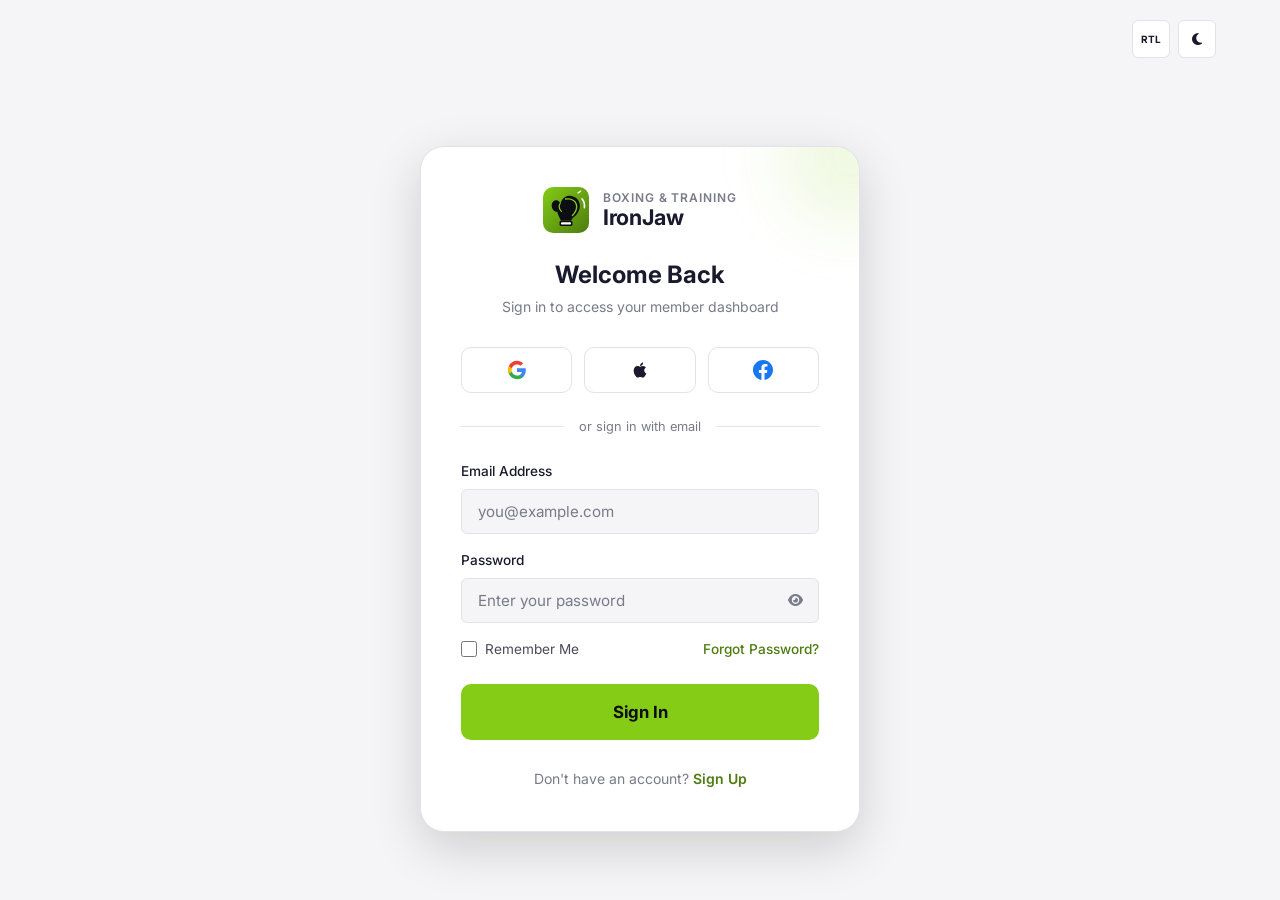
<file: login.html>
<!DOCTYPE html>
<html lang="en" dir="ltr" id="root-html">
<head>
    <meta charset="UTF-8">
    <meta name="viewport" content="width=device-width, initial-scale=1.0">
    <title>Sign In — IronJaw Boxing Gym</title>
    <meta name="description" content="Sign in to your IronJaw member account to book classes, track progress, and manage your membership.">
    <link rel="icon" href="favicon.svg" type="image/svg+xml">
    <link rel="preconnect" href="https://fonts.googleapis.com">
    <link rel="preconnect" href="https://fonts.gstatic.com" crossorigin>
    <link href="https://fonts.googleapis.com/css2?family=Inter:wght@400;450;500;600;700&display=swap" rel="stylesheet">
    <link rel="stylesheet" href="https://cdnjs.cloudflare.com/ajax/libs/font-awesome/6.5.1/css/all.min.css">
    <link rel="stylesheet" href="style.css">
    <script>(function(){try{if(localStorage.getItem('ij-dark')==='1'){document.documentElement.classList.add('dark')}if(localStorage.getItem('ij-rtl')==='1'){document.documentElement.setAttribute('dir','rtl')}}catch(e){}})();</script>
</head>
<body class="auth-page">

<!-- Top Bar -->
<div class="auth-topbar">
    <div class="auth-topbar-actions">
        <button onclick="toggleDir()" class="auth-toggle-btn" title="Toggle Direction" aria-label="Toggle layout direction">
            <span class="dir-label" style="font-size:0.625rem;font-weight:700;">LTR</span>
        </button>
        <button onclick="toggleTheme()" class="auth-toggle-btn" title="Toggle Theme" aria-label="Toggle dark mode">
            <span class="theme-icon-wrap"><i class="fas fa-moon"></i></span>
        </button>
    </div>
</div>

<!-- Card -->
<main style="flex:1;display:flex;align-items:center;justify-content:center;padding:1rem;">
    <div class="auth-card">
        <!-- Decorative orb -->
        <div style="position:absolute;top:-60px;right:-60px;width:140px;height:140px;background:rgba(132,204,22,0.12);border-radius:50%;filter:blur(30px);pointer-events:none;"></div>

        <!-- Logo -->
        <a href="index.html" class="auth-logo" aria-label="IronJaw Home">
            <svg width="46" height="46" viewBox="0 0 100 100" fill="none" xmlns="http://www.w3.org/2000/svg">
                <defs><linearGradient id="logoBg" x1="0%" y1="0%" x2="100%" y2="100%"><stop offset="0%" stop-color="#84CC16"/><stop offset="100%" stop-color="#4D7C0F"/></linearGradient></defs>
                <rect width="100" height="100" rx="22" fill="url(#logoBg)"/>
                <rect x="36" y="73" width="28" height="12" rx="3.5" fill="#0D0D14"/>
                <rect x="39" y="76.5" width="22" height="5" rx="2" fill="#FFFFFF"/>
                <path d="M39 73 C36 66 32 60 31 54 C23 54 18 46 19 38 C20 31 26 27 33 30 C35 31 37 34 38 37 C40 28 46 20 56 19 C68 18 79 26 80 39 C81 50 74 61 65 67 L61 73 Z" fill="#0D0D14"/>
                <path d="M49 26 C60 25 71 29 73 40 C74 48 70 56 64 62" stroke="#84CC16" stroke-width="3" stroke-linecap="round" fill="none"/>
                <path d="M37 36 C34 42 35 48 40 53" stroke="#84CC16" stroke-width="2.5" stroke-linecap="round" fill="none"/>
                <path d="M85 26 C89 31 91 38 90 45" stroke="#FFFFFF" stroke-width="3.5" stroke-linecap="round" fill="none"/>
                <path d="M76 13 L82 9" stroke="#FFFFFF" stroke-width="3" stroke-linecap="round"/>
            </svg>
            <div class="auth-logo-text">
                <span class="brand-top">Boxing & Training</span>
                <span class="brand-bottom">IronJaw</span>
            </div>
        </a>

        <!-- Header -->
        <div style="text-align:center;margin-bottom:1.75rem;">
            <h1 style="font-size:1.5rem;margin-bottom:0.375rem;font-weight:700;">Welcome Back</h1>
            <p style="font-size:0.875rem;color:var(--text-muted);">Sign in to access your member dashboard</p>
        </div>

        <!-- Social Login -->
        <div class="social-login-grid">
            <button class="social-btn" type="button" title="Sign in with Google" onclick="window.location.href='dashboard.html';">
                <svg width="20" height="20" viewBox="0 0 24 24"><path d="M22.56 12.25c0-.78-.07-1.53-.2-2.25H12v4.26h5.92a5.06 5.06 0 01-2.2 3.32v2.77h3.57c2.08-1.92 3.28-4.74 3.28-8.1z" fill="#4285F4"/><path d="M12 23c2.97 0 5.46-.98 7.28-2.66l-3.57-2.77c-.98.66-2.23 1.06-3.71 1.06-2.86 0-5.29-1.93-6.16-4.53H2.18v2.84C3.99 20.53 7.7 23 12 23z" fill="#34A853"/><path d="M5.84 14.09c-.22-.66-.35-1.36-.35-2.09s.13-1.43.35-2.09V7.07H2.18C1.43 8.55 1 10.22 1 12s.43 3.45 1.18 4.93l2.85-2.22.81-.62z" fill="#FBBC05"/><path d="M12 5.38c1.62 0 3.06.56 4.21 1.64l3.15-3.15C17.45 2.09 14.97 1 12 1 7.7 1 3.99 3.47 2.18 7.07l3.66 2.84c.87-2.6 3.3-4.53 6.16-4.53z" fill="#EA4335"/></svg>
            </button>
            <button class="social-btn" type="button" title="Sign in with Apple" onclick="window.location.href='dashboard.html';">
                <svg width="20" height="20" viewBox="0 0 24 24" fill="currentColor"><path d="M17.05 20.28c-.98.95-2.05.88-3.08.4-1.09-.5-2.08-.48-3.24 0-1.44.62-2.2.44-3.06-.4C2.79 15.25 3.51 7.59 9.05 7.31c1.35.07 2.29.74 3.08.8 1.18-.24 2.31-.93 3.57-.84 1.51.12 2.65.72 3.4 1.8-3.12 1.87-2.38 5.98.48 7.13-.57 1.5-1.31 2.99-2.54 4.09zM12.03 7.25c-.15-2.23 1.66-4.07 3.74-4.25.29 2.58-2.34 4.5-3.74 4.25z"/></svg>
            </button>
            <button class="social-btn" type="button" title="Sign in with Facebook" onclick="window.location.href='dashboard.html';">
                <svg width="20" height="20" viewBox="0 0 24 24" fill="#1877F2"><path d="M24 12.073c0-6.627-5.373-12-12-12s-12 5.373-12 12c0 5.99 4.388 10.954 10.125 11.854v-8.385H7.078v-3.47h3.047V9.43c0-3.007 1.792-4.669 4.533-4.669 1.312 0 2.686.235 2.686.235v2.953H15.83c-1.491 0-1.956.925-1.956 1.874v2.25h3.328l-.532 3.47h-2.796v8.385C19.612 23.027 24 18.062 24 12.073z"/></svg>
            </button>
        </div>

        <!-- Divider -->
        <div class="divider">or sign in with email</div>

        <!-- Form -->
        <form onsubmit="event.preventDefault(); window.location.href='dashboard.html';" id="login-form">
            <div class="form-group">
                <label class="form-label" for="login-email">Email Address</label>
                <input type="email" id="login-email" class="form-input" placeholder="you@example.com" required>
            </div>
            <div class="form-group">
                <label class="form-label" for="login-password">Password</label>
                <div class="password-wrapper">
                    <input type="password" id="login-password" class="form-input" placeholder="Enter your password" required>
                    <button type="button" class="password-toggle" onclick="togglePasswordVisibility('login-password', this)" aria-label="Toggle password visibility">
                        <span class="pw-icon"><i class="fas fa-eye"></i></span>
                    </button>
                </div>
            </div>
            <div style="display:flex;align-items:center;justify-content:space-between;margin-bottom:1.5rem;flex-wrap:wrap;gap:0.5rem;">
                <div class="checkbox-wrapper">
                    <input type="checkbox" id="remember-me">
                    <label for="remember-me">Remember Me</label>
                </div>
                <a href="forgot-password.html" class="forgot-link link-primary">Forgot Password?</a>
            </div>
            <button type="submit" class="btn btn-primary w-full btn-lg">Sign In</button>
        </form>

        <!-- Footer link -->
        <p style="text-align:center;margin-top:1.75rem;font-size:0.875rem;color:var(--text-muted);">
            Don't have an account? <a href="signup.html" class="link-primary">Sign Up</a>
        </p>
    </div>
</main>

<script src="components.js"></script>
<script>
    document.addEventListener('DOMContentLoaded', function() {
        initAuthPage();
    });
</script>
</body>
</html>
</file>
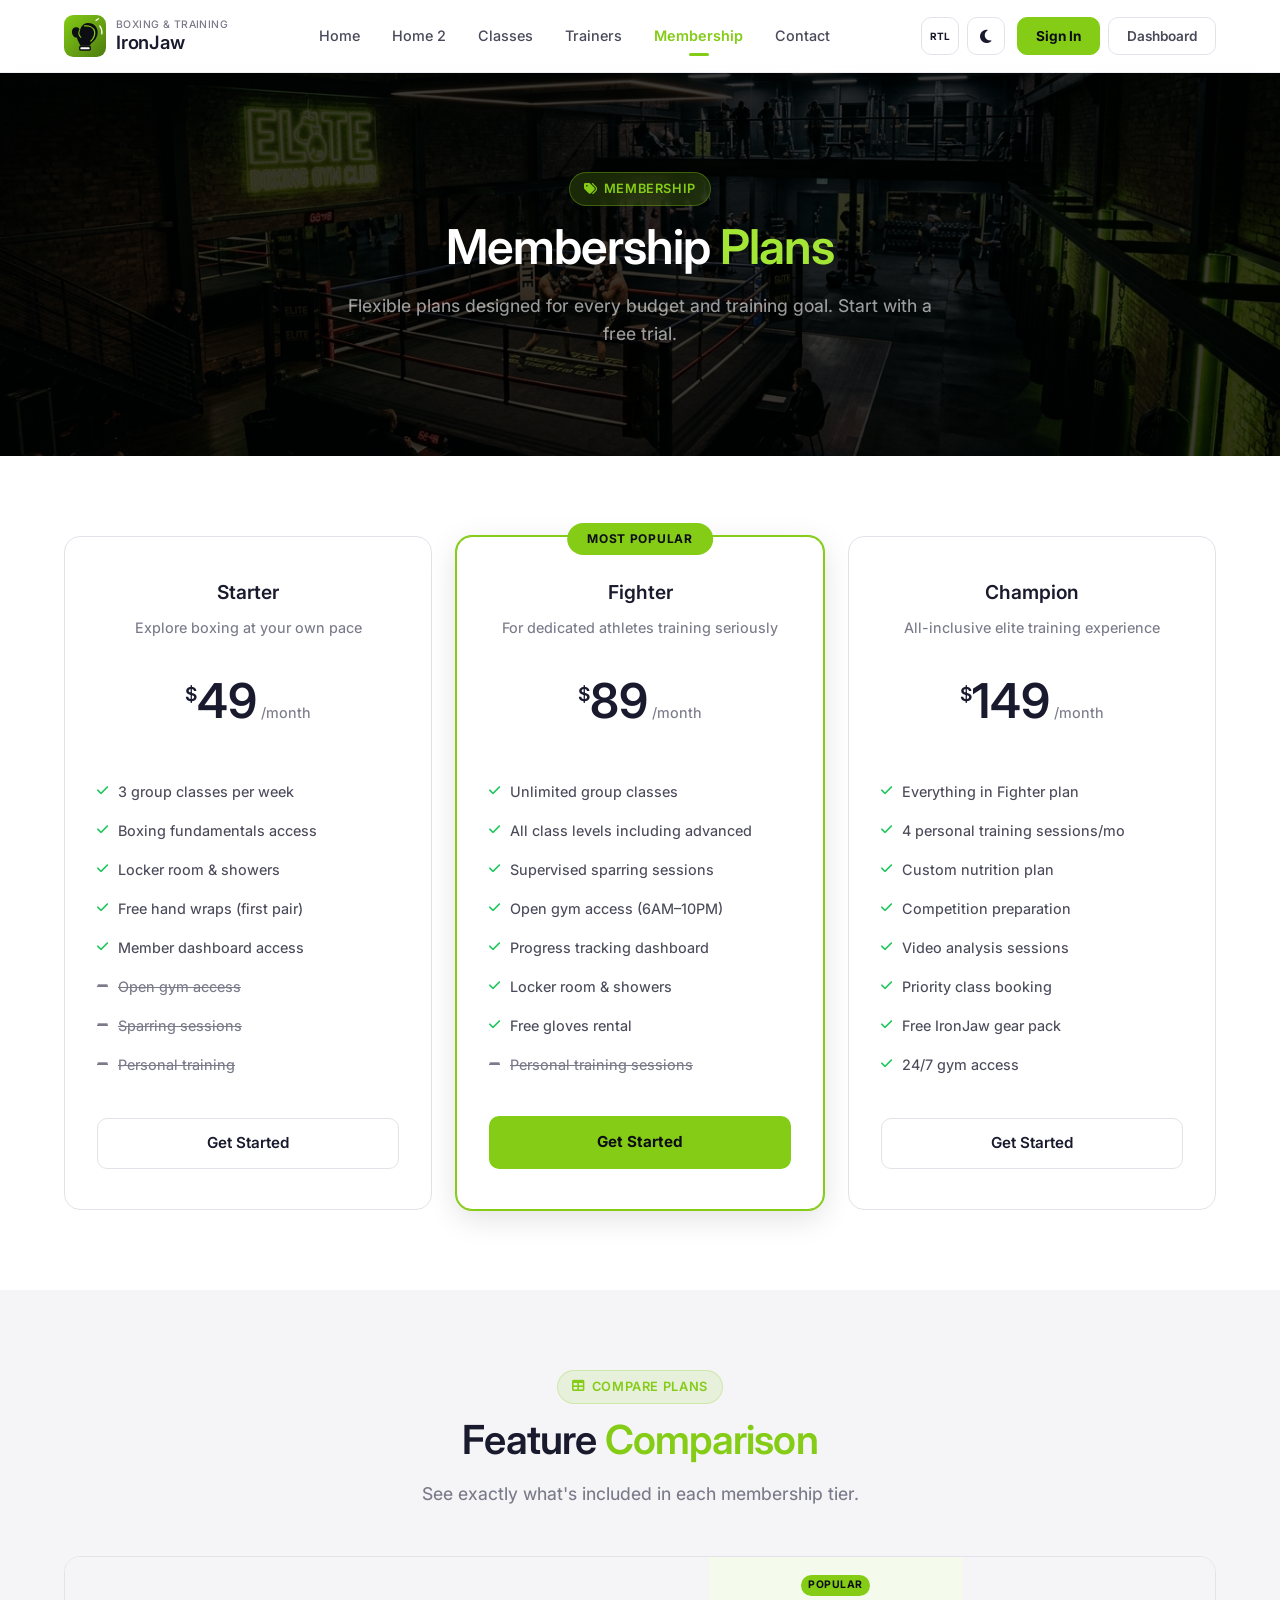
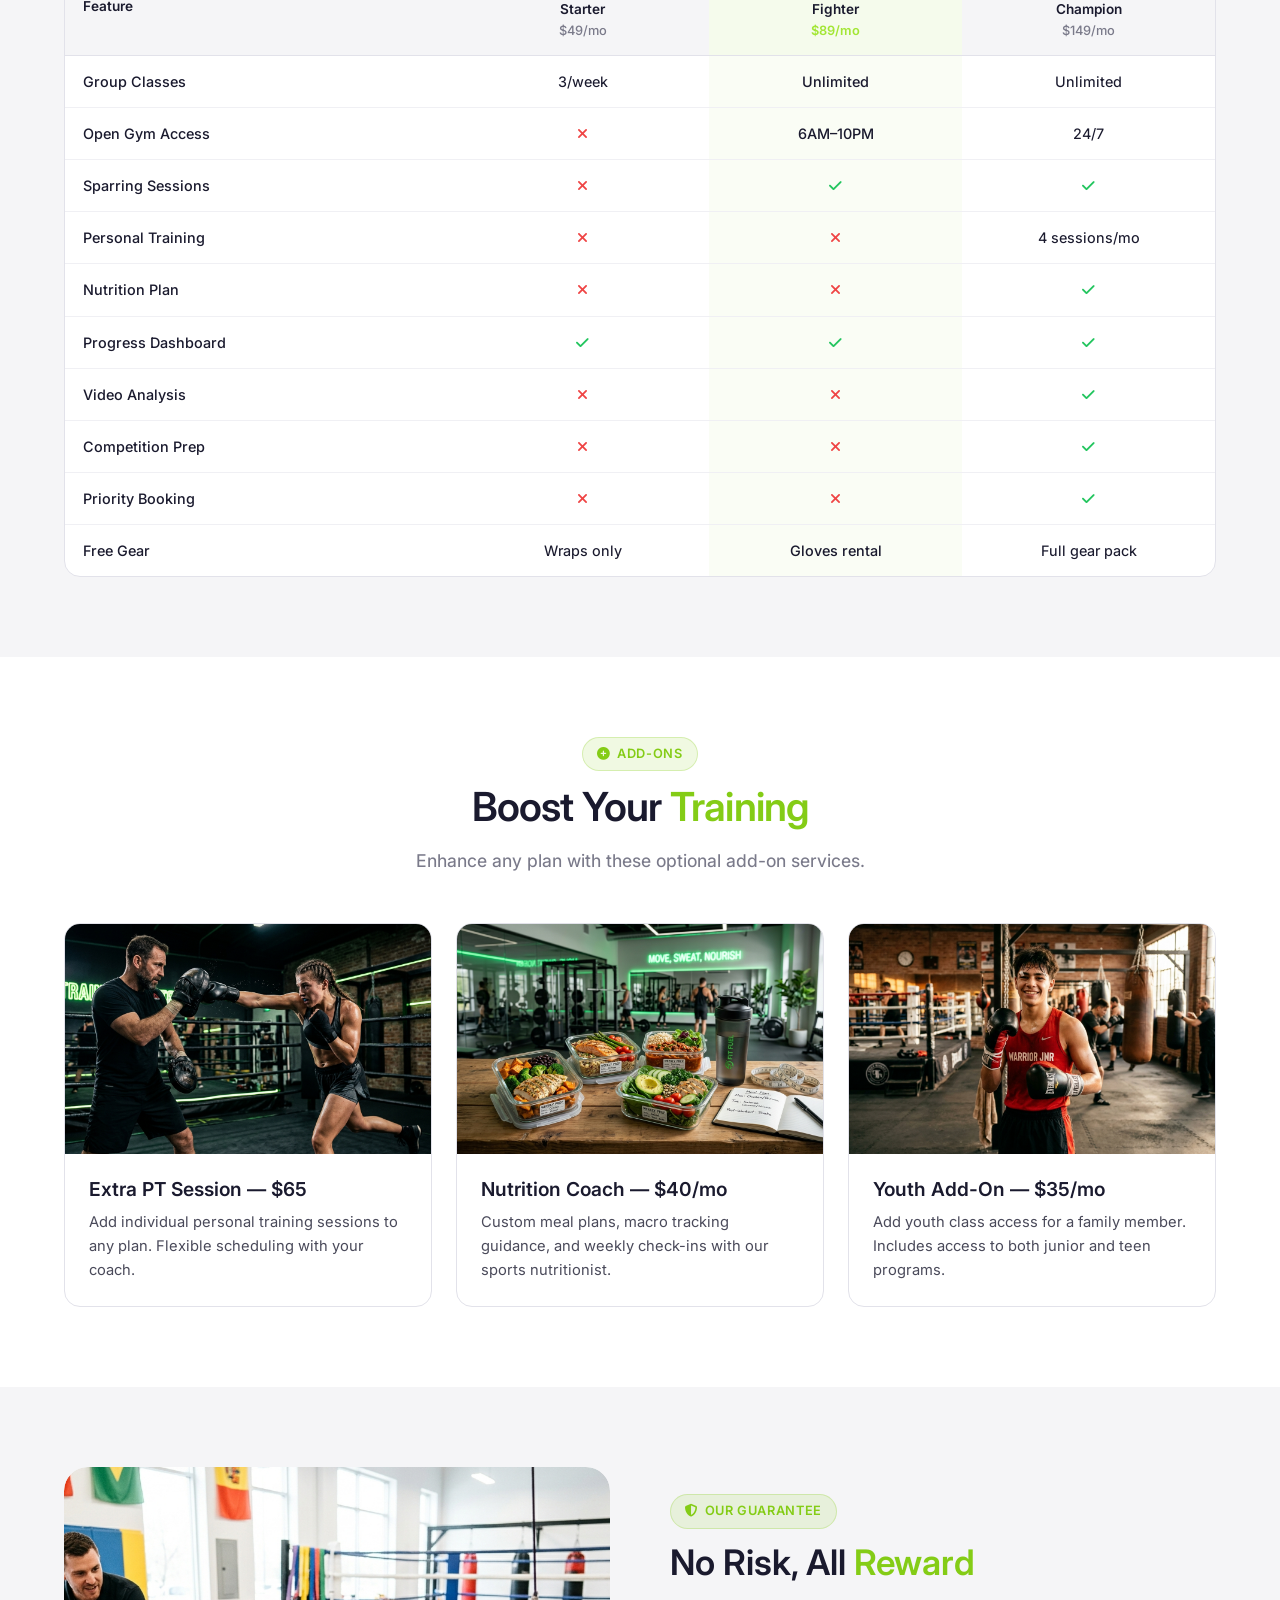
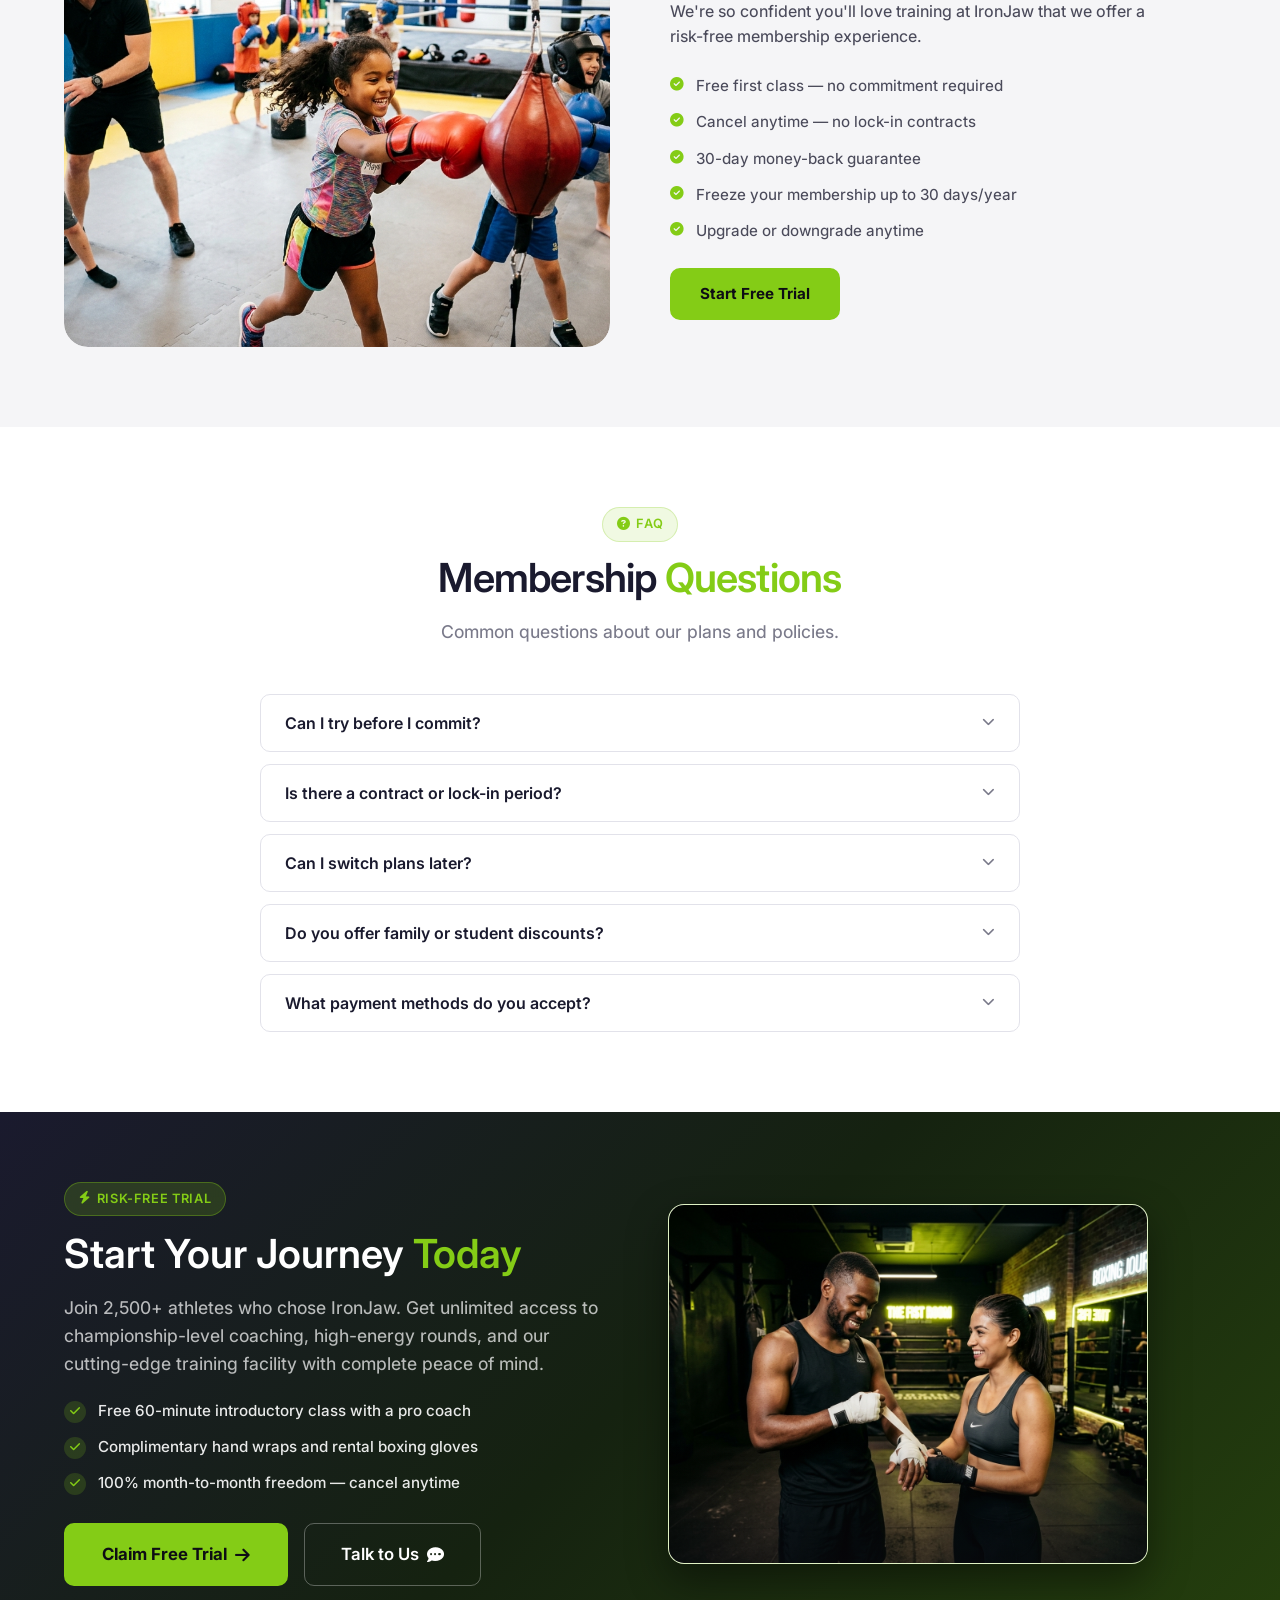
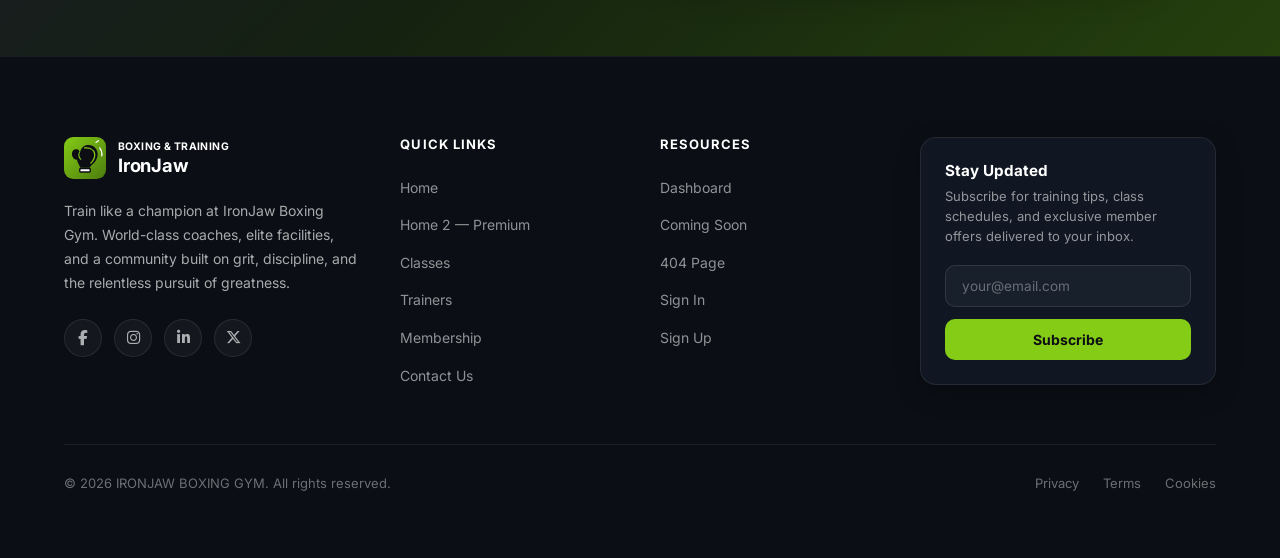
<file: pricing.html>
<!DOCTYPE html>
<html lang="en" dir="ltr" id="root-html">
<head>
    <meta charset="UTF-8">
    <meta name="viewport" content="width=device-width, initial-scale=1.0">
    <title>Membership Plans — IronJaw Boxing Gym & Training Center</title>
    <meta name="description" content="IronJaw membership plans: Starter, Fighter, and Champion. Flexible pricing for boxing classes, personal training, and full gym access.">
    <link rel="icon" href="favicon.svg" type="image/svg+xml">
    <link rel="preconnect" href="https://fonts.googleapis.com">
    <link rel="preconnect" href="https://fonts.gstatic.com" crossorigin>
    <link href="https://fonts.googleapis.com/css2?family=Inter:wght@400;450;500;600;700&display=swap" rel="stylesheet">
    <link rel="stylesheet" href="https://cdnjs.cloudflare.com/ajax/libs/font-awesome/6.5.1/css/all.min.css">
    <link rel="stylesheet" href="style.css">
    <script>(function(){try{if(localStorage.getItem('ij-dark')==='1'){document.documentElement.classList.add('dark')}if(localStorage.getItem('ij-rtl')==='1'){document.documentElement.setAttribute('dir','rtl')}}catch(e){}})();</script>
</head>
<body>

<div id="navbar-placeholder"></div>

<!-- ============ SECTION 1: PAGE HERO ============ -->
<section style="background:var(--secondary);padding:100px 0 60px;text-align:center;position:relative;overflow:hidden;">
    <div style="position:absolute;inset:0;z-index:0;"><img src="assets/images/pricing-hero-bg.jpg" alt="IronJaw elite boxing gym arena" style="width:100%;height:100%;object-fit:cover;filter:brightness(0.22);"></div>
    <div class="container" style="position:relative;z-index:2;">
        <span class="section-badge" style="background:rgba(132,204,22,0.18);border:1px solid rgba(132,204,22,0.35);backdrop-filter:blur(8px);"><i class="fas fa-tags"></i> Membership</span>
        <h1 class="section-title fade-up" style="color:#fff;font-size:3rem;">Membership <span style="color:var(--primary-light);">Plans</span></h1>
        <p class="section-subtitle fade-up" style="color:rgba(255,255,255,0.6);">Flexible plans designed for every budget and training goal. Start with a free trial.</p>
    </div>
</section>

<!-- ============ SECTION 2: PRICING CARDS ============ -->
<section class="section">
    <div class="container text-center">
        <div class="pricing-grid">
            <div class="pricing-card fade-up">
                <div class="pricing-plan-name">Starter</div>
                <div class="pricing-plan-desc">Explore boxing at your own pace</div>
                <div class="pricing-amount">
                    <span class="pricing-price"><sup>$</sup>49</span>
                    <span class="pricing-period">/month</span>
                </div>
                <div class="pricing-features">
                    <div class="pricing-feature"><i class="fas fa-check"></i> 3 group classes per week</div>
                    <div class="pricing-feature"><i class="fas fa-check"></i> Boxing fundamentals access</div>
                    <div class="pricing-feature"><i class="fas fa-check"></i> Locker room & showers</div>
                    <div class="pricing-feature"><i class="fas fa-check"></i> Free hand wraps (first pair)</div>
                    <div class="pricing-feature"><i class="fas fa-check"></i> Member dashboard access</div>
                    <div class="pricing-feature disabled"><i class="fas fa-minus"></i> Open gym access</div>
                    <div class="pricing-feature disabled"><i class="fas fa-minus"></i> Sparring sessions</div>
                    <div class="pricing-feature disabled"><i class="fas fa-minus"></i> Personal training</div>
                </div>
                <a href="signup.html" class="btn btn-secondary">Get Started</a>
            </div>
            <div class="pricing-card popular fade-up delay-1">
                <div class="pricing-popular-badge">Most Popular</div>
                <div class="pricing-plan-name">Fighter</div>
                <div class="pricing-plan-desc">For dedicated athletes training seriously</div>
                <div class="pricing-amount">
                    <span class="pricing-price"><sup>$</sup>89</span>
                    <span class="pricing-period">/month</span>
                </div>
                <div class="pricing-features">
                    <div class="pricing-feature"><i class="fas fa-check"></i> Unlimited group classes</div>
                    <div class="pricing-feature"><i class="fas fa-check"></i> All class levels including advanced</div>
                    <div class="pricing-feature"><i class="fas fa-check"></i> Supervised sparring sessions</div>
                    <div class="pricing-feature"><i class="fas fa-check"></i> Open gym access (6AM–10PM)</div>
                    <div class="pricing-feature"><i class="fas fa-check"></i> Progress tracking dashboard</div>
                    <div class="pricing-feature"><i class="fas fa-check"></i> Locker room & showers</div>
                    <div class="pricing-feature"><i class="fas fa-check"></i> Free gloves rental</div>
                    <div class="pricing-feature disabled"><i class="fas fa-minus"></i> Personal training sessions</div>
                </div>
                <a href="signup.html" class="btn btn-primary">Get Started</a>
            </div>
            <div class="pricing-card fade-up delay-2">
                <div class="pricing-plan-name">Champion</div>
                <div class="pricing-plan-desc">All-inclusive elite training experience</div>
                <div class="pricing-amount">
                    <span class="pricing-price"><sup>$</sup>149</span>
                    <span class="pricing-period">/month</span>
                </div>
                <div class="pricing-features">
                    <div class="pricing-feature"><i class="fas fa-check"></i> Everything in Fighter plan</div>
                    <div class="pricing-feature"><i class="fas fa-check"></i> 4 personal training sessions/mo</div>
                    <div class="pricing-feature"><i class="fas fa-check"></i> Custom nutrition plan</div>
                    <div class="pricing-feature"><i class="fas fa-check"></i> Competition preparation</div>
                    <div class="pricing-feature"><i class="fas fa-check"></i> Video analysis sessions</div>
                    <div class="pricing-feature"><i class="fas fa-check"></i> Priority class booking</div>
                    <div class="pricing-feature"><i class="fas fa-check"></i> Free IronJaw gear pack</div>
                    <div class="pricing-feature"><i class="fas fa-check"></i> 24/7 gym access</div>
                </div>
                <a href="signup.html" class="btn btn-secondary">Get Started</a>
            </div>
        </div>
    </div>
</section>

<!-- ============ SECTION 3: COMPARISON TABLE ============ -->
<section class="section section-alt">
    <div class="container text-center">
        <span class="section-badge fade-up"><i class="fas fa-table"></i> Compare Plans</span>
        <h2 class="section-title fade-up">Feature <span style="color:var(--primary);">Comparison</span></h2>
        <p class="section-subtitle fade-up">See exactly what's included in each membership tier.</p>

        <div class="comparison-table-wrap overflow-x-auto fade-up">
            <table class="comparison-table pricing-comparison-table">
                <thead>
                    <tr>
                        <th>Feature</th>
                        <th><span class="table-plan-name">Starter</span><span class="table-plan-price">$49/mo</span></th>
                        <th class="th-popular"><span class="table-pop-tag">Popular</span><span class="table-plan-name">Fighter</span><span class="table-plan-price">$89/mo</span></th>
                        <th><span class="table-plan-name">Champion</span><span class="table-plan-price">$149/mo</span></th>
                    </tr>
                </thead>
                <tbody>
                    <tr><td>Group Classes</td><td>3/week</td><td class="col-popular">Unlimited</td><td>Unlimited</td></tr>
                    <tr><td>Open Gym Access</td><td><i class="fas fa-xmark" style="color:var(--danger)"></i></td><td class="col-popular">6AM–10PM</td><td>24/7</td></tr>
                    <tr><td>Sparring Sessions</td><td><i class="fas fa-xmark" style="color:var(--danger)"></i></td><td class="col-popular"><i class="fas fa-check" style="color:var(--success)"></i></td><td><i class="fas fa-check" style="color:var(--success)"></i></td></tr>
                    <tr><td>Personal Training</td><td><i class="fas fa-xmark" style="color:var(--danger)"></i></td><td class="col-popular"><i class="fas fa-xmark" style="color:var(--danger)"></i></td><td>4 sessions/mo</td></tr>
                    <tr><td>Nutrition Plan</td><td><i class="fas fa-xmark" style="color:var(--danger)"></i></td><td class="col-popular"><i class="fas fa-xmark" style="color:var(--danger)"></i></td><td><i class="fas fa-check" style="color:var(--success)"></i></td></tr>
                    <tr><td>Progress Dashboard</td><td><i class="fas fa-check" style="color:var(--success)"></i></td><td class="col-popular"><i class="fas fa-check" style="color:var(--success)"></i></td><td><i class="fas fa-check" style="color:var(--success)"></i></td></tr>
                    <tr><td>Video Analysis</td><td><i class="fas fa-xmark" style="color:var(--danger)"></i></td><td class="col-popular"><i class="fas fa-xmark" style="color:var(--danger)"></i></td><td><i class="fas fa-check" style="color:var(--success)"></i></td></tr>
                    <tr><td>Competition Prep</td><td><i class="fas fa-xmark" style="color:var(--danger)"></i></td><td class="col-popular"><i class="fas fa-xmark" style="color:var(--danger)"></i></td><td><i class="fas fa-check" style="color:var(--success)"></i></td></tr>
                    <tr><td>Priority Booking</td><td><i class="fas fa-xmark" style="color:var(--danger)"></i></td><td class="col-popular"><i class="fas fa-xmark" style="color:var(--danger)"></i></td><td><i class="fas fa-check" style="color:var(--success)"></i></td></tr>
                    <tr><td>Free Gear</td><td>Wraps only</td><td class="col-popular">Gloves rental</td><td>Full gear pack</td></tr>
                </tbody>
            </table>
        </div>
    </div>
</section>

<!-- ============ SECTION 4: ADD-ONS ============ -->
<section class="section" id="addons">
    <div class="container text-center">
        <span class="section-badge fade-up"><i class="fas fa-plus-circle"></i> Add-Ons</span>
        <h2 class="section-title fade-up">Boost Your <span style="color:var(--primary);">Training</span></h2>
        <p class="section-subtitle fade-up">Enhance any plan with these optional add-on services.</p>

        <div class="bento-grid">
            <div class="bento-card addon-card fade-up">
                <div class="addon-card-img">
                    <img src="assets/images/addon-pt.jpg" alt="Extra Personal Training Session with Coach" loading="lazy">
                </div>
                <div class="addon-card-body">
                    <h3>Extra PT Session — $65</h3>
                    <p>Add individual personal training sessions to any plan. Flexible scheduling with your coach.</p>
                </div>
            </div>
            <div class="bento-card addon-card fade-up delay-1">
                <div class="addon-card-img">
                    <img src="assets/images/addon-nutrition.jpg" alt="Sports Nutrition Coaching & Meal Prep" loading="lazy">
                </div>
                <div class="addon-card-body">
                    <h3>Nutrition Coach — $40/mo</h3>
                    <p>Custom meal plans, macro tracking guidance, and weekly check-ins with our sports nutritionist.</p>
                </div>
            </div>
            <div class="bento-card addon-card fade-up delay-2">
                <div class="addon-card-img">
                    <img src="assets/images/addon-youth.jpg" alt="Youth Boxing Program Training" loading="lazy">
                </div>
                <div class="addon-card-body">
                    <h3>Youth Add-On — $35/mo</h3>
                    <p>Add youth class access for a family member. Includes access to both junior and teen programs.</p>
                </div>
            </div>
        </div>
    </div>
</section>

<!-- ============ SECTION 5: GUARANTEE ============ -->
<section class="section section-alt">
    <div class="container">
        <div class="split-row">
            <div class="split-img slide-left">
                <img src="assets/images/kids-boxing.jpg" alt="Youth boxing program">
                <div class="split-accent"></div>
            </div>
            <div class="split-content slide-right">
                <span class="section-badge"><i class="fas fa-shield-halved"></i> Our Guarantee</span>
                <h2>No Risk, All <span style="color:var(--primary);">Reward</span></h2>
                <p>We're so confident you'll love training at IronJaw that we offer a risk-free membership experience.</p>
                <div class="split-list">
                    <div class="split-list-item"><i class="fas fa-check-circle"></i> Free first class — no commitment required</div>
                    <div class="split-list-item"><i class="fas fa-check-circle"></i> Cancel anytime — no lock-in contracts</div>
                    <div class="split-list-item"><i class="fas fa-check-circle"></i> 30-day money-back guarantee</div>
                    <div class="split-list-item"><i class="fas fa-check-circle"></i> Freeze your membership up to 30 days/year</div>
                    <div class="split-list-item"><i class="fas fa-check-circle"></i> Upgrade or downgrade anytime</div>
                </div>
                <a href="signup.html" class="btn btn-primary">Start Free Trial</a>
            </div>
        </div>
    </div>
</section>

<!-- ============ SECTION 6: FAQ ============ -->
<section class="section">
    <div class="container text-center">
        <span class="section-badge fade-up"><i class="fas fa-circle-question"></i> FAQ</span>
        <h2 class="section-title fade-up">Membership <span style="color:var(--primary);">Questions</span></h2>
        <p class="section-subtitle fade-up">Common questions about our plans and policies.</p>

        <div class="faq-list">
            <div class="faq-item fade-up">
                <button class="faq-question">Can I try before I commit? <i class="fas fa-chevron-down"></i></button>
                <div class="faq-answer"><div class="faq-answer-inner">Absolutely! Your first class is completely free with no obligation. Just sign up online or walk in, and we'll get you set up for a trial session.</div></div>
            </div>
            <div class="faq-item fade-up delay-1">
                <button class="faq-question">Is there a contract or lock-in period? <i class="fas fa-chevron-down"></i></button>
                <div class="faq-answer"><div class="faq-answer-inner">No. All IronJaw memberships are month-to-month. You can cancel, upgrade, or downgrade at any time with no penalties or hidden fees.</div></div>
            </div>
            <div class="faq-item fade-up delay-2">
                <button class="faq-question">Can I switch plans later? <i class="fas fa-chevron-down"></i></button>
                <div class="faq-answer"><div class="faq-answer-inner">Yes! You can upgrade or downgrade your plan at any time through your member dashboard. Changes take effect at the start of your next billing cycle.</div></div>
            </div>
            <div class="faq-item fade-up delay-3">
                <button class="faq-question">Do you offer family or student discounts? <i class="fas fa-chevron-down"></i></button>
                <div class="faq-answer"><div class="faq-answer-inner">Yes. We offer a 15% family discount when 2+ family members join, and a 20% student discount with valid student ID. Contact us for corporate group rates.</div></div>
            </div>
            <div class="faq-item fade-up delay-4">
                <button class="faq-question">What payment methods do you accept? <i class="fas fa-chevron-down"></i></button>
                <div class="faq-answer"><div class="faq-answer-inner">We accept all major credit/debit cards, PayPal, and bank transfers. Payments are processed securely through our online portal each month.</div></div>
            </div>
        </div>
    </div>
</section>

<!-- ============ SECTION 7: CTA ============ -->
<section class="cta-section cta-split">
    <div class="container">
        <div class="cta-split-wrapper">
            <div class="cta-content fade-up">
                <span class="section-badge" style="background:rgba(132,204,22,0.18);border:1px solid rgba(132,204,22,0.35);backdrop-filter:blur(8px);margin-bottom:14px;"><i class="fas fa-bolt"></i> Risk-Free Trial</span>
                <h2>Start Your Journey <span style="color:var(--primary);">Today</span></h2>
                <p>Join 2,500+ athletes who chose IronJaw. Get unlimited access to championship-level coaching, high-energy rounds, and our cutting-edge training facility with complete peace of mind.</p>
                <div class="cta-perk-bullets">
                    <div class="cta-bullet-item"><i class="fas fa-check"></i> Free 60-minute introductory class with a pro coach</div>
                    <div class="cta-bullet-item"><i class="fas fa-check"></i> Complimentary hand wraps and rental boxing gloves</div>
                    <div class="cta-bullet-item"><i class="fas fa-check"></i> 100% month-to-month freedom — cancel anytime</div>
                </div>
                <div class="cta-actions">
                    <a href="signup.html" class="btn btn-primary btn-lg">Claim Free Trial <i class="fas fa-arrow-right"></i></a>
                    <a href="contact.html" class="btn btn-secondary btn-lg">Talk to Us <i class="fas fa-comment-dots"></i></a>
                </div>
            </div>
            <div class="cta-media fade-up delay-1">
                <img src="assets/images/cta-pricing.jpg" alt="Start Your Boxing Journey at IronJaw" loading="lazy">
            </div>
        </div>
    </div>
</section>

<div id="footer-placeholder"></div>
<script src="components.js"></script>
</body>
</html>
</file>
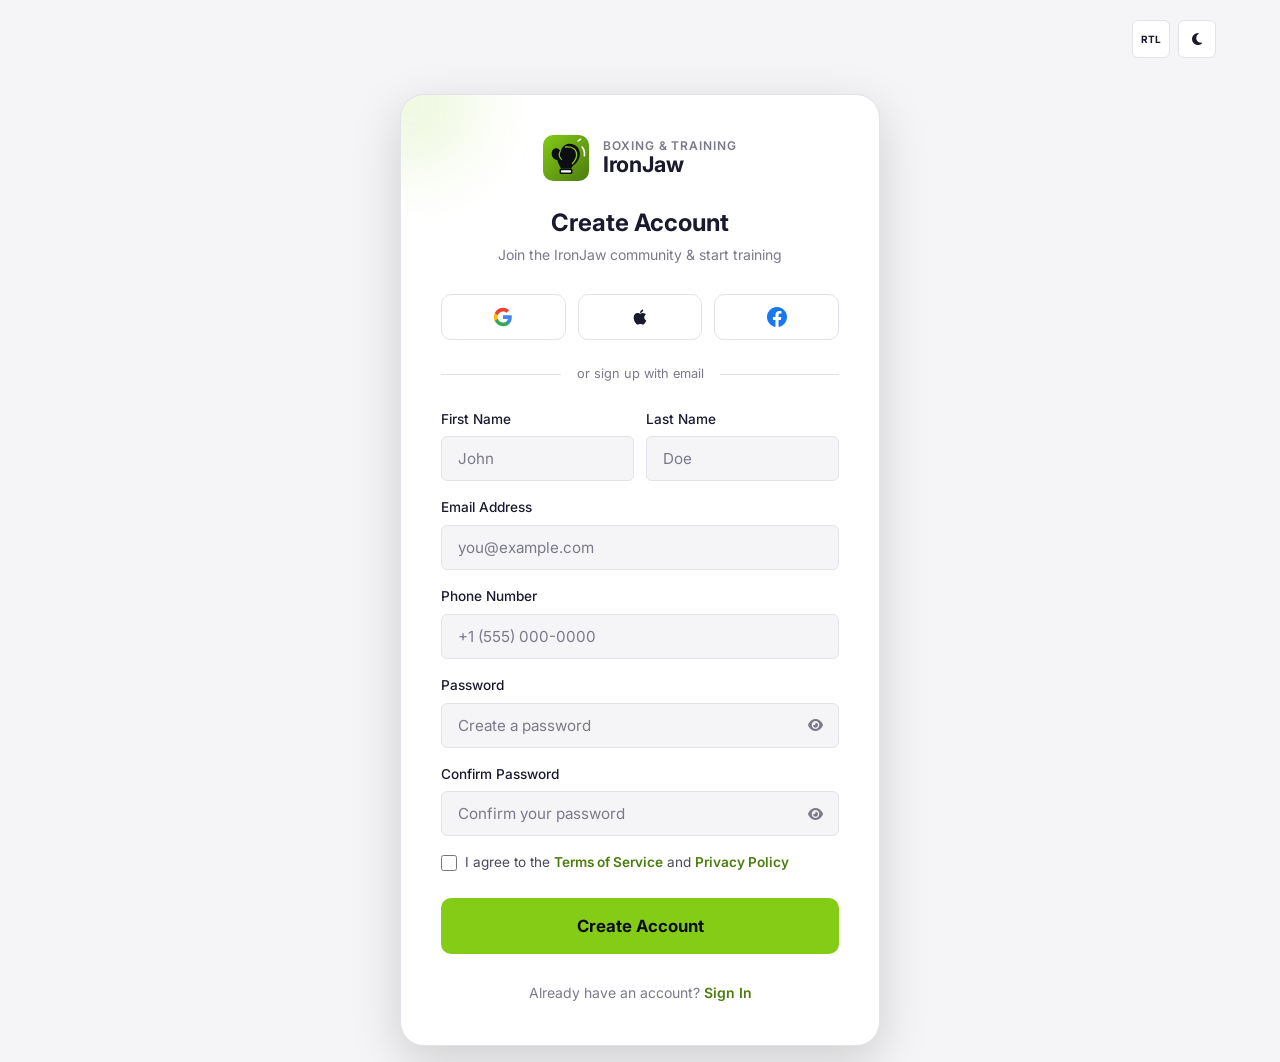
<file: signup.html>
<!DOCTYPE html>
<html lang="en" dir="ltr" id="root-html">
<head>
    <meta charset="UTF-8">
    <meta name="viewport" content="width=device-width, initial-scale=1.0">
    <title>Sign Up — IronJaw Boxing Gym</title>
    <meta name="description" content="Create your IronJaw member account. Start your free trial and join the boxing community.">
    <link rel="icon" href="favicon.svg" type="image/svg+xml">
    <link rel="preconnect" href="https://fonts.googleapis.com">
    <link rel="preconnect" href="https://fonts.gstatic.com" crossorigin>
    <link href="https://fonts.googleapis.com/css2?family=Inter:wght@400;450;500;600;700&display=swap" rel="stylesheet">
    <link rel="stylesheet" href="https://cdnjs.cloudflare.com/ajax/libs/font-awesome/6.5.1/css/all.min.css">
    <link rel="stylesheet" href="style.css">
    <script>(function(){try{if(localStorage.getItem('ij-dark')==='1'){document.documentElement.classList.add('dark')}if(localStorage.getItem('ij-rtl')==='1'){document.documentElement.setAttribute('dir','rtl')}}catch(e){}})();</script>
</head>
<body class="auth-page">

<!-- Top Bar -->
<div class="auth-topbar">
    <div class="auth-topbar-actions">
        <button onclick="toggleDir()" class="auth-toggle-btn" title="Toggle Direction" aria-label="Toggle layout direction">
            <span class="dir-label" style="font-size:0.625rem;font-weight:700;">LTR</span>
        </button>
        <button onclick="toggleTheme()" class="auth-toggle-btn" title="Toggle Theme" aria-label="Toggle dark mode">
            <span class="theme-icon-wrap"><i class="fas fa-moon"></i></span>
        </button>
    </div>
</div>

<!-- Card -->
<main style="flex:1;display:flex;align-items:center;justify-content:center;padding:1rem;">
    <div class="auth-card" style="max-width:480px;">
        <!-- Decorative orb -->
        <div style="position:absolute;top:-60px;left:-60px;width:140px;height:140px;background:rgba(132,204,22,0.12);border-radius:50%;filter:blur(30px);pointer-events:none;"></div>

        <!-- Logo -->
        <a href="index.html" class="auth-logo" aria-label="IronJaw Home">
            <svg width="46" height="46" viewBox="0 0 100 100" fill="none" xmlns="http://www.w3.org/2000/svg">
                <defs><linearGradient id="logoBg" x1="0%" y1="0%" x2="100%" y2="100%"><stop offset="0%" stop-color="#84CC16"/><stop offset="100%" stop-color="#4D7C0F"/></linearGradient></defs>
                <rect width="100" height="100" rx="22" fill="url(#logoBg)"/>
                <rect x="36" y="73" width="28" height="12" rx="3.5" fill="#0D0D14"/>
                <rect x="39" y="76.5" width="22" height="5" rx="2" fill="#FFFFFF"/>
                <path d="M39 73 C36 66 32 60 31 54 C23 54 18 46 19 38 C20 31 26 27 33 30 C35 31 37 34 38 37 C40 28 46 20 56 19 C68 18 79 26 80 39 C81 50 74 61 65 67 L61 73 Z" fill="#0D0D14"/>
                <path d="M49 26 C60 25 71 29 73 40 C74 48 70 56 64 62" stroke="#84CC16" stroke-width="3" stroke-linecap="round" fill="none"/>
                <path d="M37 36 C34 42 35 48 40 53" stroke="#84CC16" stroke-width="2.5" stroke-linecap="round" fill="none"/>
                <path d="M85 26 C89 31 91 38 90 45" stroke="#FFFFFF" stroke-width="3.5" stroke-linecap="round" fill="none"/>
                <path d="M76 13 L82 9" stroke="#FFFFFF" stroke-width="3" stroke-linecap="round"/>
            </svg>
            <div class="auth-logo-text">
                <span class="brand-top">Boxing & Training</span>
                <span class="brand-bottom">IronJaw</span>
            </div>
        </a>

        <!-- Header -->
        <div style="text-align:center;margin-bottom:1.75rem;">
            <h1 style="font-size:1.5rem;margin-bottom:0.375rem;font-weight:700;">Create Account</h1>
            <p style="font-size:0.875rem;color:var(--text-muted);">Join the IronJaw community & start training</p>
        </div>

        <!-- Social Signup -->
        <div class="social-login-grid">
            <button class="social-btn" type="button" title="Sign up with Google" onclick="alert('Account created! Welcome to IronJaw.'); window.location.href='dashboard.html';">
                <svg width="20" height="20" viewBox="0 0 24 24"><path d="M22.56 12.25c0-.78-.07-1.53-.2-2.25H12v4.26h5.92a5.06 5.06 0 01-2.2 3.32v2.77h3.57c2.08-1.92 3.28-4.74 3.28-8.1z" fill="#4285F4"/><path d="M12 23c2.97 0 5.46-.98 7.28-2.66l-3.57-2.77c-.98.66-2.23 1.06-3.71 1.06-2.86 0-5.29-1.93-6.16-4.53H2.18v2.84C3.99 20.53 7.7 23 12 23z" fill="#34A853"/><path d="M5.84 14.09c-.22-.66-.35-1.36-.35-2.09s.13-1.43.35-2.09V7.07H2.18C1.43 8.55 1 10.22 1 12s.43 3.45 1.18 4.93l2.85-2.22.81-.62z" fill="#FBBC05"/><path d="M12 5.38c1.62 0 3.06.56 4.21 1.64l3.15-3.15C17.45 2.09 14.97 1 12 1 7.7 1 3.99 3.47 2.18 7.07l3.66 2.84c.87-2.6 3.3-4.53 6.16-4.53z" fill="#EA4335"/></svg>
            </button>
            <button class="social-btn" type="button" title="Sign up with Apple" onclick="alert('Account created! Welcome to IronJaw.'); window.location.href='dashboard.html';">
                <svg width="20" height="20" viewBox="0 0 24 24" fill="currentColor"><path d="M17.05 20.28c-.98.95-2.05.88-3.08.4-1.09-.5-2.08-.48-3.24 0-1.44.62-2.2.44-3.06-.4C2.79 15.25 3.51 7.59 9.05 7.31c1.35.07 2.29.74 3.08.8 1.18-.24 2.31-.93 3.57-.84 1.51.12 2.65.72 3.4 1.8-3.12 1.87-2.38 5.98.48 7.13-.57 1.5-1.31 2.99-2.54 4.09zM12.03 7.25c-.15-2.23 1.66-4.07 3.74-4.25.29 2.58-2.34 4.5-3.74 4.25z"/></svg>
            </button>
            <button class="social-btn" type="button" title="Sign up with Facebook" onclick="alert('Account created! Welcome to IronJaw.'); window.location.href='dashboard.html';">
                <svg width="20" height="20" viewBox="0 0 24 24" fill="#1877F2"><path d="M24 12.073c0-6.627-5.373-12-12-12s-12 5.373-12 12c0 5.99 4.388 10.954 10.125 11.854v-8.385H7.078v-3.47h3.047V9.43c0-3.007 1.792-4.669 4.533-4.669 1.312 0 2.686.235 2.686.235v2.953H15.83c-1.491 0-1.956.925-1.956 1.874v2.25h3.328l-.532 3.47h-2.796v8.385C19.612 23.027 24 18.062 24 12.073z"/></svg>
            </button>
        </div>

        <!-- Divider -->
        <div class="divider">or sign up with email</div>

        <!-- Form -->
        <form onsubmit="event.preventDefault(); alert('Account created successfully! Welcome to IronJaw.'); window.location.href='dashboard.html';" id="signup-form">
            <div class="name-grid">
                <div class="form-group">
                    <label class="form-label" for="signup-fname">First Name</label>
                    <input type="text" id="signup-fname" class="form-input" placeholder="John" required>
                </div>
                <div class="form-group">
                    <label class="form-label" for="signup-lname">Last Name</label>
                    <input type="text" id="signup-lname" class="form-input" placeholder="Doe" required>
                </div>
            </div>
            <div class="form-group">
                <label class="form-label" for="signup-email">Email Address</label>
                <input type="email" id="signup-email" class="form-input" placeholder="you@example.com" required>
            </div>
            <div class="form-group">
                <label class="form-label" for="signup-phone">Phone Number</label>
                <input type="tel" id="signup-phone" class="form-input" placeholder="+1 (555) 000-0000" required>
            </div>
            <div class="form-group">
                <label class="form-label" for="signup-password">Password</label>
                <div class="password-wrapper">
                    <input type="password" id="signup-password" class="form-input" placeholder="Create a password" required minlength="8">
                    <button type="button" class="password-toggle" onclick="togglePasswordVisibility('signup-password', this)" aria-label="Toggle password visibility">
                        <span class="pw-icon"><i class="fas fa-eye"></i></span>
                    </button>
                </div>
            </div>
            <div class="form-group">
                <label class="form-label" for="signup-confirm">Confirm Password</label>
                <div class="password-wrapper">
                    <input type="password" id="signup-confirm" class="form-input" placeholder="Confirm your password" required minlength="8">
                    <button type="button" class="password-toggle" onclick="togglePasswordVisibility('signup-confirm', this)" aria-label="Toggle password visibility">
                        <span class="pw-icon"><i class="fas fa-eye"></i></span>
                    </button>
                </div>
            </div>
            <div class="checkbox-wrapper" style="margin-bottom:1.5rem;">
                <input type="checkbox" id="terms" required>
                <label for="terms">I agree to the <a href="coming-soon.html" class="link-primary">Terms of Service</a> and <a href="coming-soon.html" class="link-primary">Privacy Policy</a></label>
            </div>
            <button type="submit" class="btn btn-primary w-full btn-lg">Create Account</button>
        </form>

        <!-- Footer link -->
        <p style="text-align:center;margin-top:1.75rem;font-size:0.875rem;color:var(--text-muted);">
            Already have an account? <a href="login.html" class="link-primary">Sign In</a>
        </p>
    </div>
</main>

<script src="components.js"></script>
<script>
    document.addEventListener('DOMContentLoaded', function() {
        initAuthPage();
    });
</script>
</body>
</html>
</file>
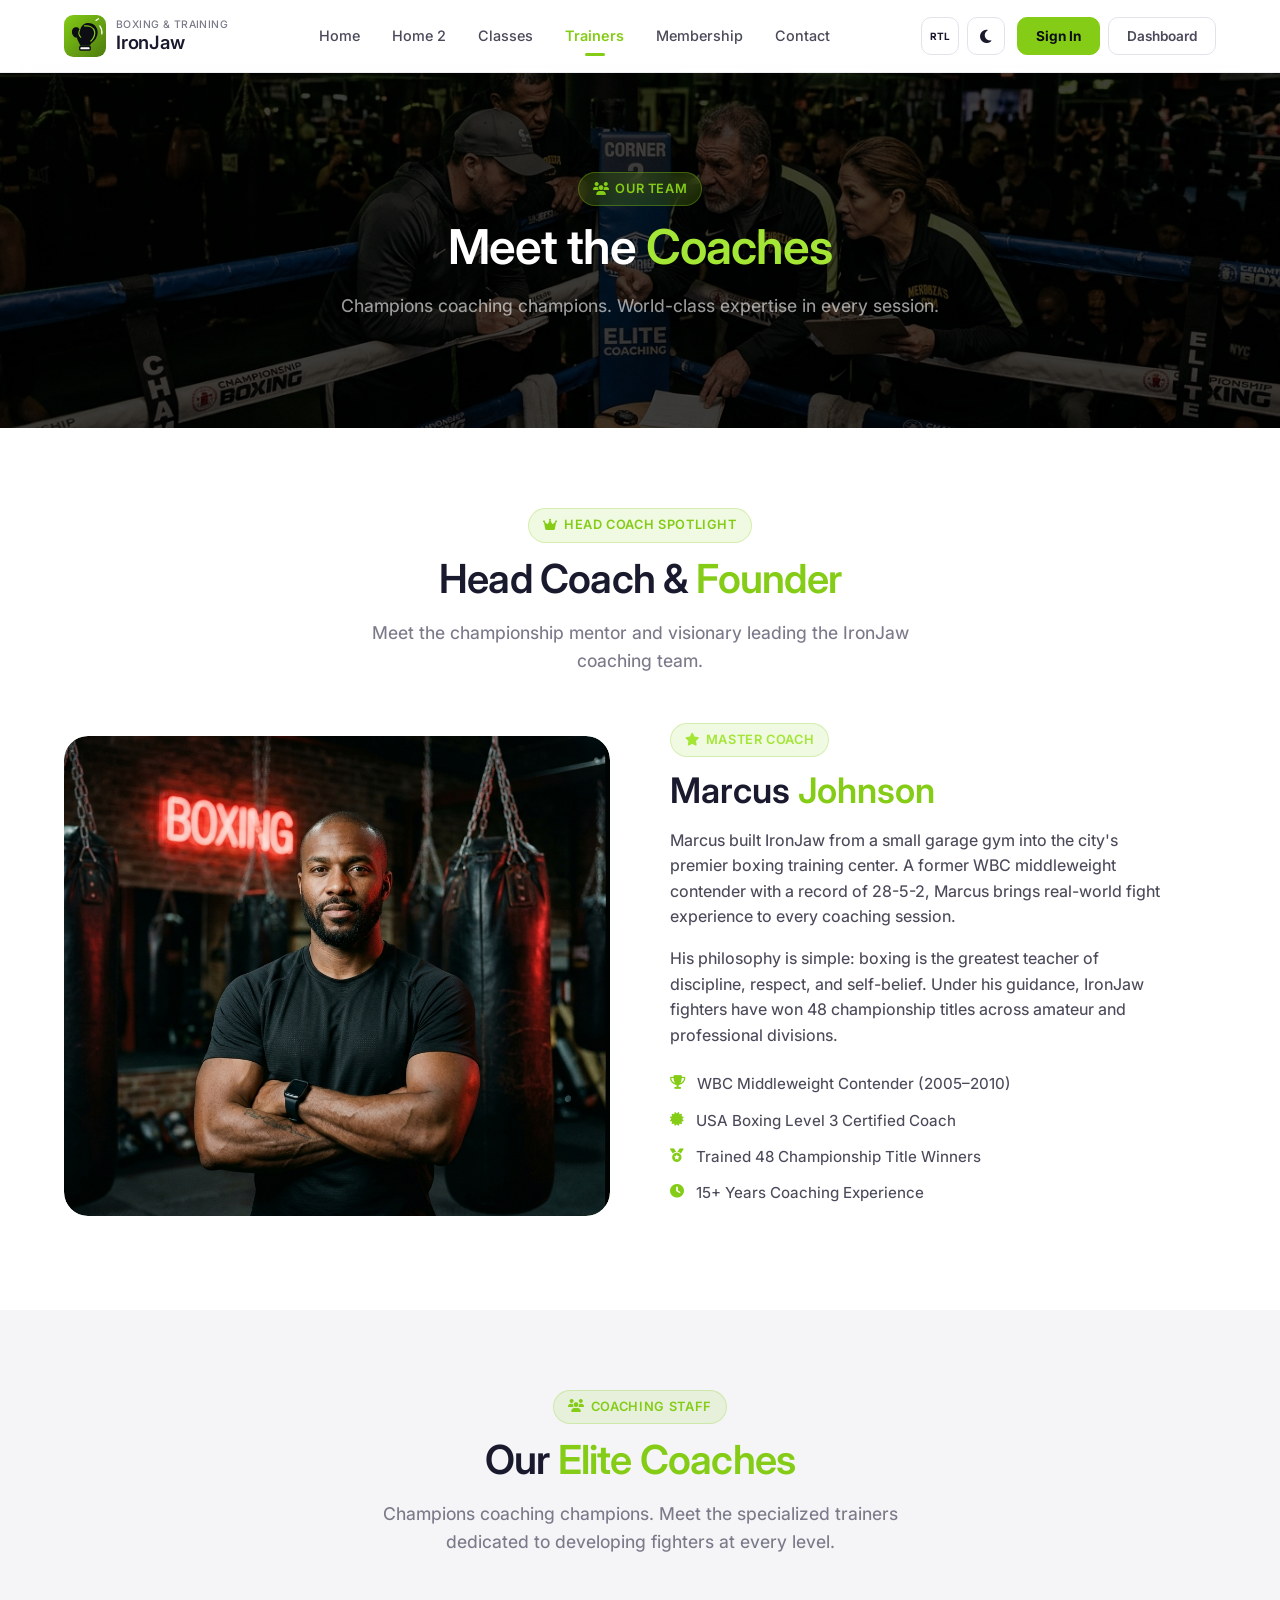
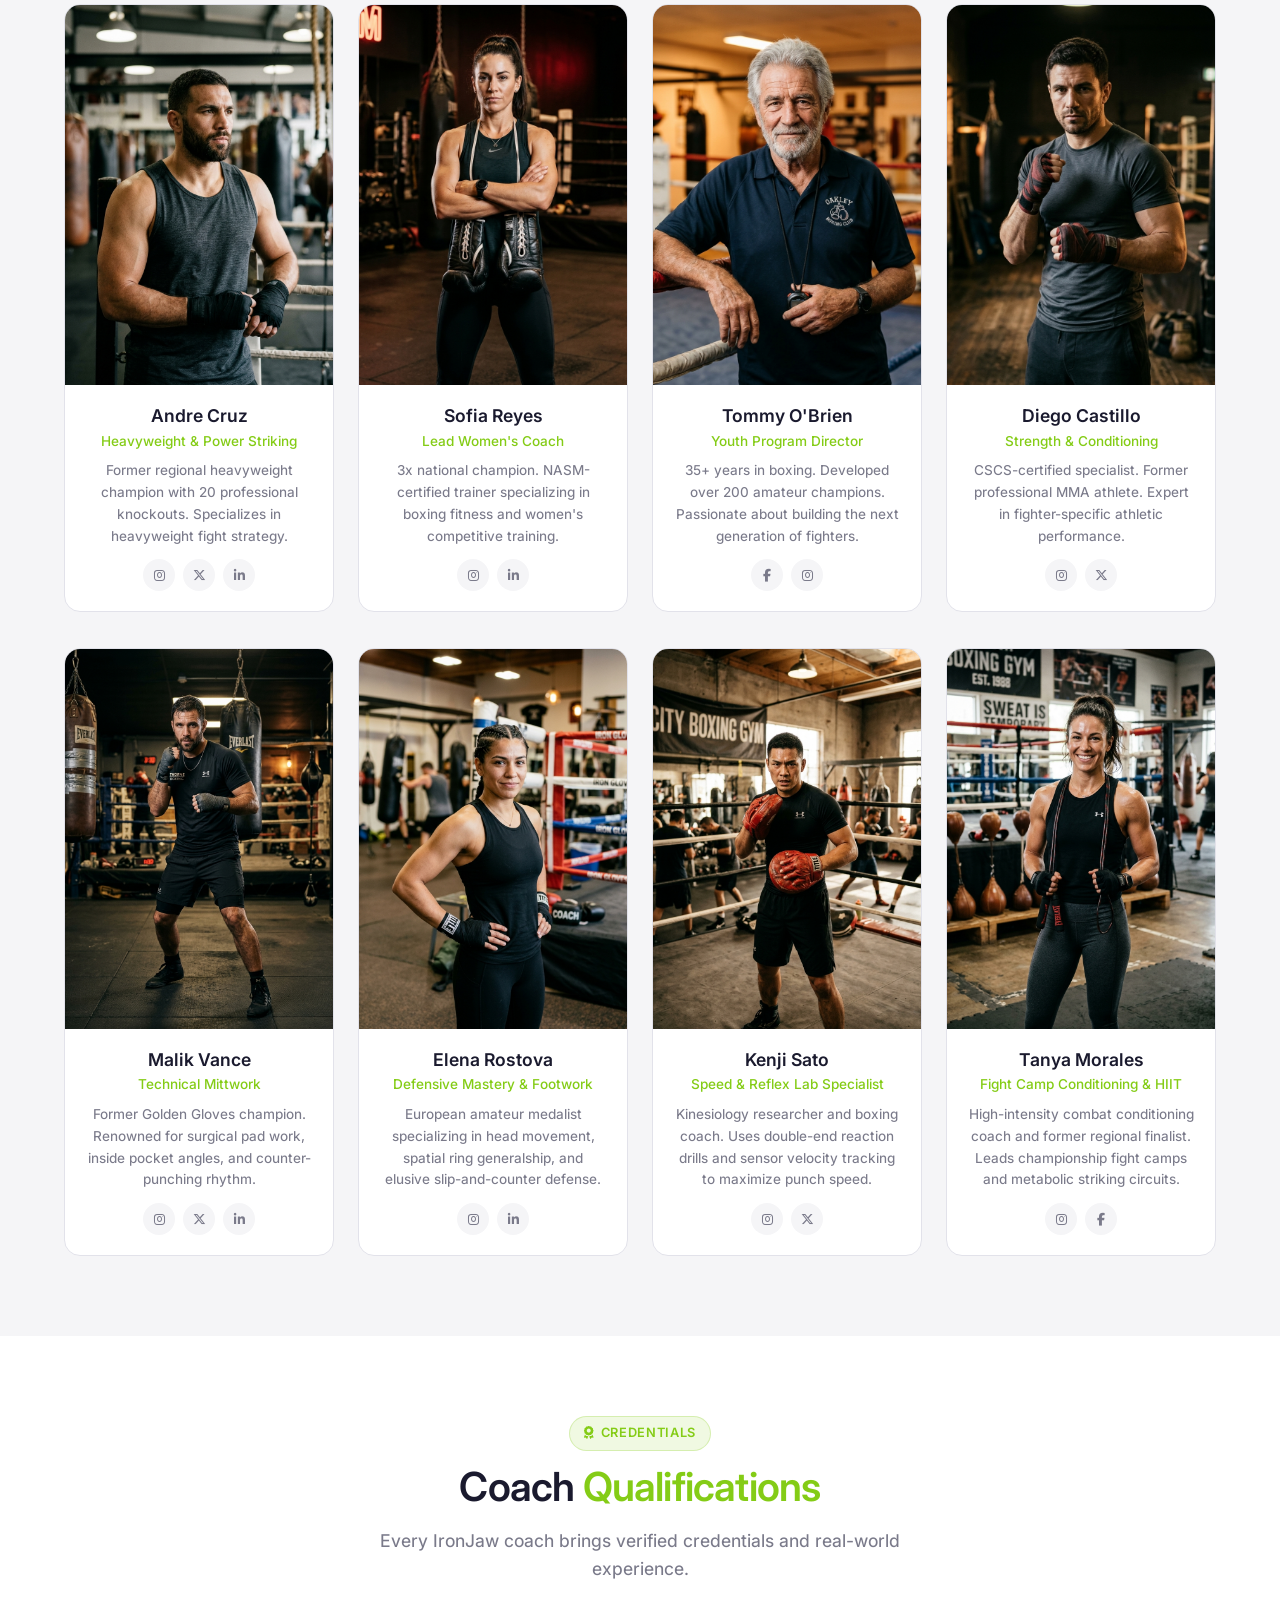
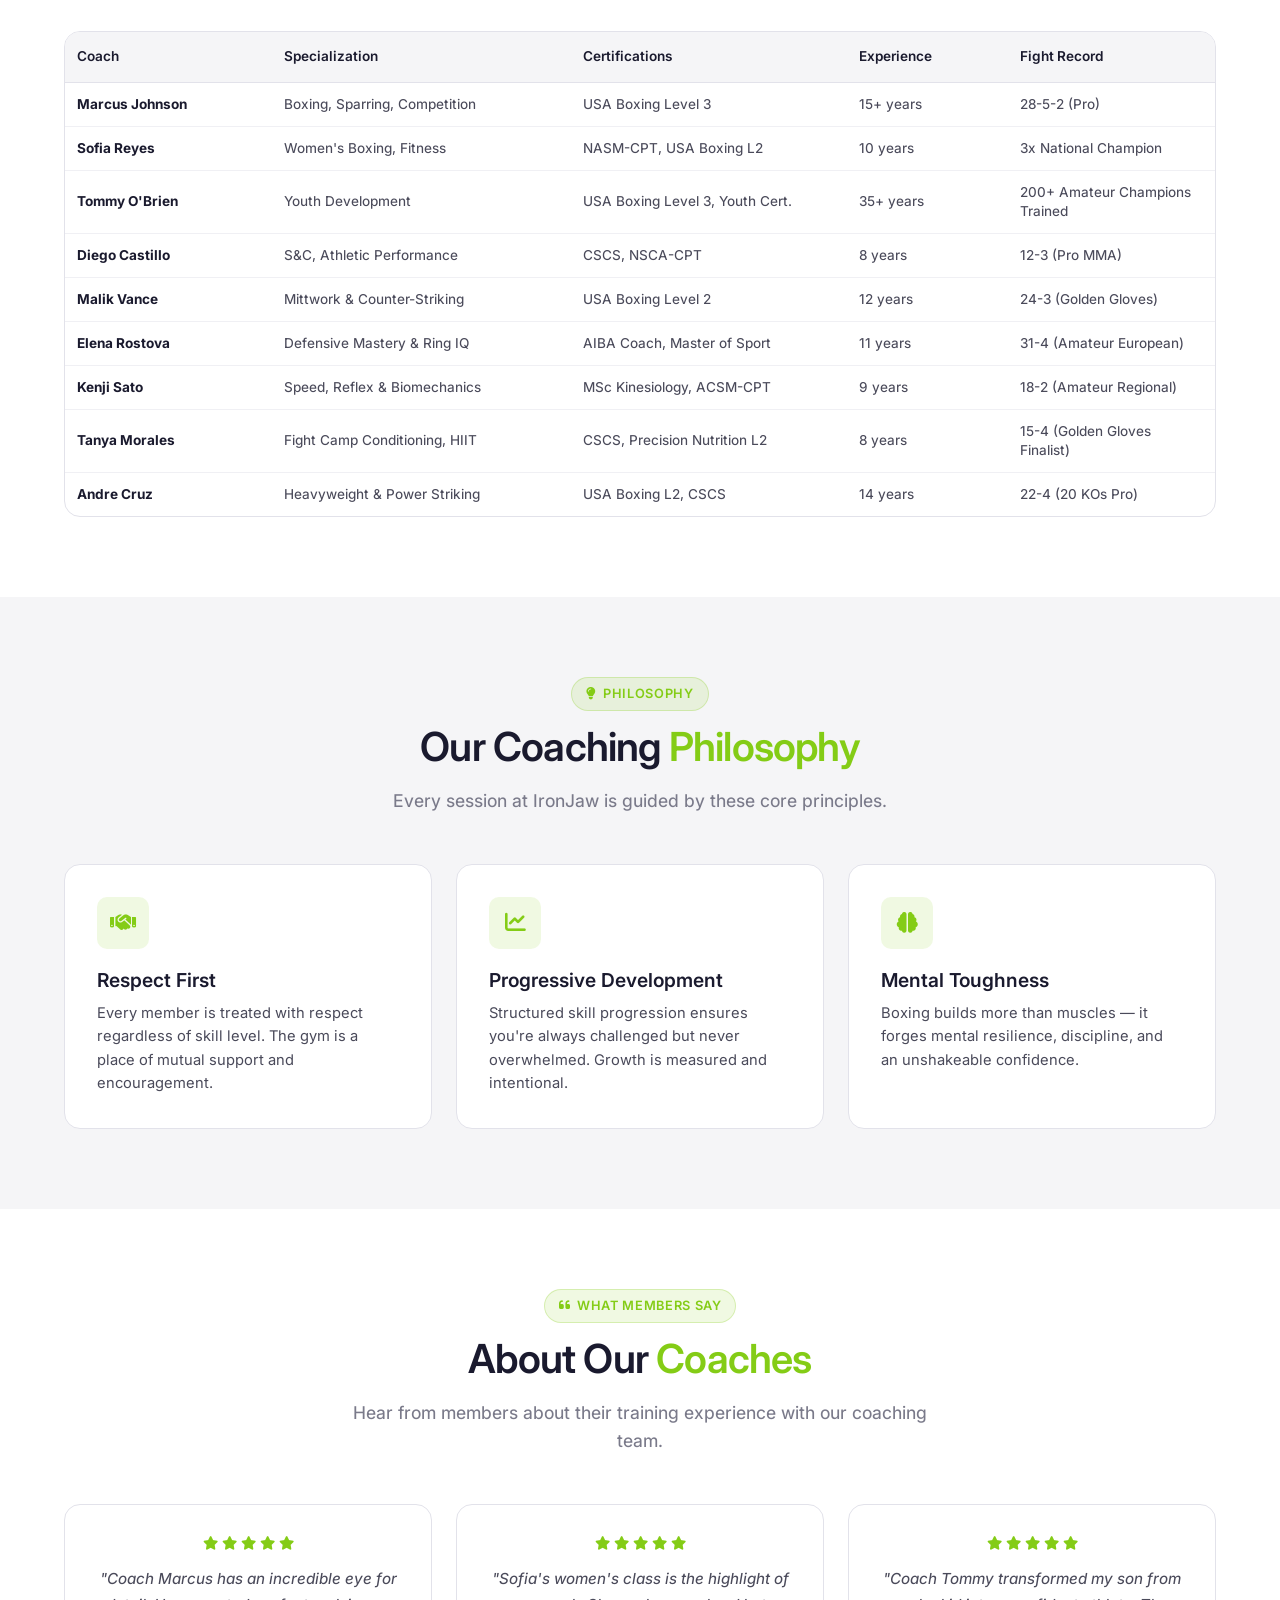
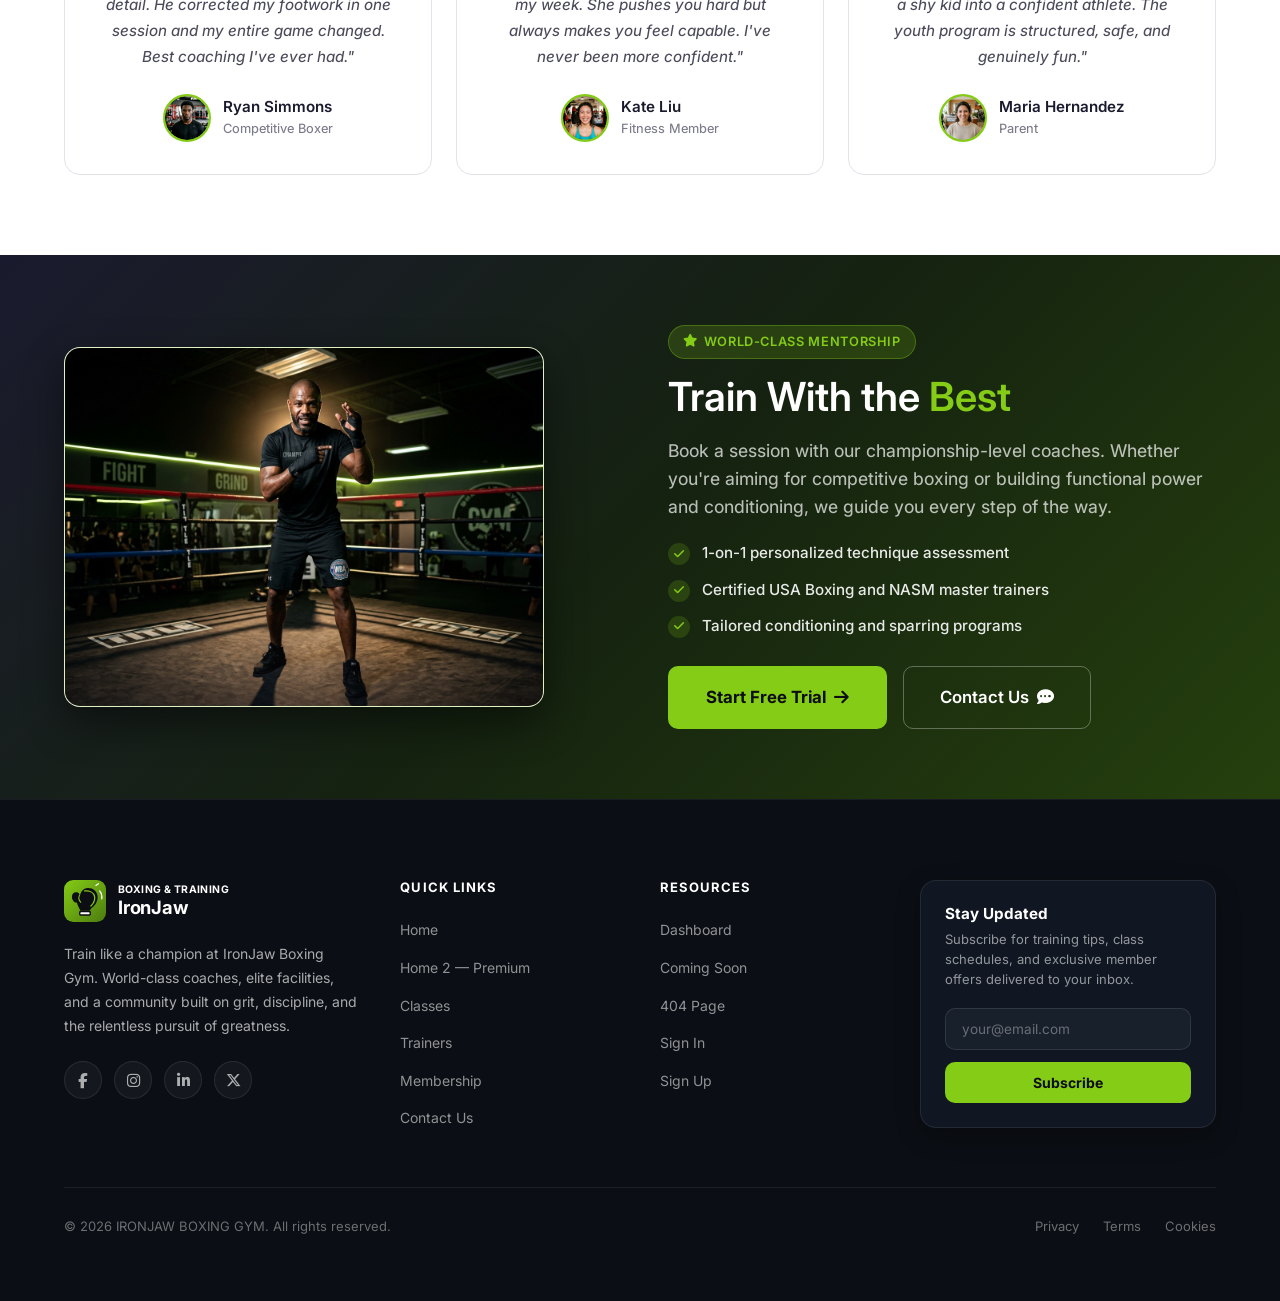
<file: trainers.html>
<!DOCTYPE html>
<html lang="en" dir="ltr" id="root-html">
<head>
    <meta charset="UTF-8">
    <meta name="viewport" content="width=device-width, initial-scale=1.0">
    <title>Trainers — IronJaw Boxing Gym & Training Center</title>
    <meta name="description" content="Meet IronJaw's expert boxing coaches. Former champions, certified trainers, and passionate mentors dedicated to developing fighters at every level.">
    <link rel="icon" href="favicon.svg" type="image/svg+xml">
    <link rel="preconnect" href="https://fonts.googleapis.com">
    <link rel="preconnect" href="https://fonts.gstatic.com" crossorigin>
    <link href="https://fonts.googleapis.com/css2?family=Inter:wght@400;450;500;600;700&display=swap" rel="stylesheet">
    <link rel="stylesheet" href="https://cdnjs.cloudflare.com/ajax/libs/font-awesome/6.5.1/css/all.min.css">
    <link rel="stylesheet" href="style.css">
    <script>(function(){try{if(localStorage.getItem('ij-dark')==='1'){document.documentElement.classList.add('dark')}if(localStorage.getItem('ij-rtl')==='1'){document.documentElement.setAttribute('dir','rtl')}}catch(e){}})();</script>
</head>
<body>

<div id="navbar-placeholder"></div>

<!-- ============ SECTION 1: PAGE HERO ============ -->
<section style="background:var(--secondary);padding:100px 0 60px;text-align:center;position:relative;overflow:hidden;">
    <div style="position:absolute;inset:0;z-index:0;"><img src="assets/images/trainers-hero-bg.jpg" alt="IronJaw coaching staff in strategy huddle" style="width:100%;height:100%;object-fit:cover;filter:brightness(0.25);"></div>
    <div class="container" style="position:relative;z-index:2;">
        <span class="section-badge" style="background:rgba(132,204,22,0.18);border:1px solid rgba(132,204,22,0.35);backdrop-filter:blur(8px);"><i class="fas fa-users"></i> Our Team</span>
        <h1 class="section-title fade-up" style="color:#fff;font-size:3rem;">Meet the <span style="color:var(--primary-light);">Coaches</span></h1>
        <p class="section-subtitle fade-up" style="color:rgba(255,255,255,0.6);">Champions coaching champions. World-class expertise in every session.</p>
    </div>
</section>

<!-- ============ SECTION 2: HEAD COACH SPOTLIGHT ============ -->
<section class="section">
    <div class="container">
        <div class="text-center fade-up" style="max-width: 680px; margin: 0 auto 44px;">
            <span class="section-badge"><i class="fas fa-crown"></i> Head Coach Spotlight</span>
            <h2 class="section-title">Head Coach & <span style="color:var(--primary);">Founder</span></h2>
            <p class="section-subtitle">Meet the championship mentor and visionary leading the IronJaw coaching team.</p>
        </div>

        <div class="split-row">
            <div class="split-img slide-left">
                <img src="assets/images/trainer-1.jpg" alt="Coach Marcus Johnson with focus mitts" loading="lazy">
                <div class="split-accent"></div>
            </div>
            <div class="split-content slide-right">
                <span class="section-badge" style="background:rgba(132,204,22,0.12);color:var(--primary-light);border:1px solid rgba(132,204,22,0.25);"><i class="fas fa-star"></i> Master Coach</span>
                <h2>Marcus <span style="color:var(--primary);">Johnson</span></h2>
                <p>Marcus built IronJaw from a small garage gym into the city's premier boxing training center. A former WBC middleweight contender with a record of 28-5-2, Marcus brings real-world fight experience to every coaching session.</p>
                <p>His philosophy is simple: boxing is the greatest teacher of discipline, respect, and self-belief. Under his guidance, IronJaw fighters have won 48 championship titles across amateur and professional divisions.</p>
                <div class="split-list">
                    <div class="split-list-item"><i class="fas fa-trophy"></i> WBC Middleweight Contender (2005–2010)</div>
                    <div class="split-list-item"><i class="fas fa-certificate"></i> USA Boxing Level 3 Certified Coach</div>
                    <div class="split-list-item"><i class="fas fa-medal"></i> Trained 48 Championship Title Winners</div>
                    <div class="split-list-item"><i class="fas fa-clock"></i> 15+ Years Coaching Experience</div>
                </div>
            </div>
        </div>
    </div>
</section>

<!-- ============ SECTION 3: ALL TRAINERS ============ -->
<section class="section section-alt" id="trainers-grid">
    <div class="container text-center">
        <span class="section-badge fade-up"><i class="fas fa-users"></i> Coaching Staff</span>
        <h2 class="section-title fade-up">Our <span style="color:var(--primary);">Elite Coaches</span></h2>
        <p class="section-subtitle fade-up">Champions coaching champions. Meet the specialized trainers dedicated to developing fighters at every level.</p>

        <div class="trainers-grid">
            <div class="trainer-card fade-up">
                <div class="trainer-card-img"><img src="assets/images/trainer-andre-cruz.jpg" alt="Andre Cruz Heavyweight Boxing Coach" loading="lazy"></div>
                <div class="trainer-card-body">
                    <h3 class="trainer-card-name">Andre Cruz</h3>
                    <p class="trainer-card-role">Heavyweight &amp; Power Striking</p>
                    <p class="trainer-card-desc">Former regional heavyweight champion with 20 professional knockouts. Specializes in heavyweight fight strategy.</p>
                    <div class="trainer-card-socials">
                        <a href="#" class="trainer-social" aria-label="Instagram"><i class="fab fa-instagram"></i></a>
                        <a href="#" class="trainer-social" aria-label="Twitter"><i class="fab fa-x-twitter"></i></a>
                        <a href="#" class="trainer-social" aria-label="LinkedIn"><i class="fab fa-linkedin-in"></i></a>
                    </div>
                </div>
            </div>
            <div class="trainer-card fade-up delay-1">
                <div class="trainer-card-img"><img src="assets/images/trainer-2.jpg" alt="Sofia Reyes"></div>
                <div class="trainer-card-body">
                    <h3 class="trainer-card-name">Sofia Reyes</h3>
                    <p class="trainer-card-role">Lead Women's Coach</p>
                    <p class="trainer-card-desc">3x national champion. NASM-certified trainer specializing in boxing fitness and women's competitive training.</p>
                    <div class="trainer-card-socials">
                        <a href="#" class="trainer-social" aria-label="Instagram"><i class="fab fa-instagram"></i></a>
                        <a href="#" class="trainer-social" aria-label="LinkedIn"><i class="fab fa-linkedin-in"></i></a>
                    </div>
                </div>
            </div>
            <div class="trainer-card fade-up delay-2">
                <div class="trainer-card-img"><img src="assets/images/trainer-3.jpg" alt="Tommy O'Brien"></div>
                <div class="trainer-card-body">
                    <h3 class="trainer-card-name">Tommy O'Brien</h3>
                    <p class="trainer-card-role">Youth Program Director</p>
                    <p class="trainer-card-desc">35+ years in boxing. Developed over 200 amateur champions. Passionate about building the next generation of fighters.</p>
                    <div class="trainer-card-socials">
                        <a href="#" class="trainer-social" aria-label="Facebook"><i class="fab fa-facebook-f"></i></a>
                        <a href="#" class="trainer-social" aria-label="Instagram"><i class="fab fa-instagram"></i></a>
                    </div>
                </div>
            </div>
            <div class="trainer-card fade-up delay-3">
                <div class="trainer-card-img"><img src="assets/images/trainer-4.jpg" alt="Diego Castillo"></div>
                <div class="trainer-card-body">
                    <h3 class="trainer-card-name">Diego Castillo</h3>
                    <p class="trainer-card-role">Strength & Conditioning</p>
                    <p class="trainer-card-desc">CSCS-certified specialist. Former professional MMA athlete. Expert in fighter-specific athletic performance.</p>
                    <div class="trainer-card-socials">
                        <a href="#" class="trainer-social" aria-label="Instagram"><i class="fab fa-instagram"></i></a>
                        <a href="#" class="trainer-social" aria-label="Twitter"><i class="fab fa-x-twitter"></i></a>
                    </div>
                </div>
            </div>
            <div class="trainer-card fade-up">
                <div class="trainer-card-img"><img src="assets/images/trainer-5.jpg" alt="Malik Vance"></div>
                <div class="trainer-card-body">
                    <h3 class="trainer-card-name">Malik Vance</h3>
                    <p class="trainer-card-role">Technical Mittwork</p>
                    <p class="trainer-card-desc">Former Golden Gloves champion. Renowned for surgical pad work, inside pocket angles, and counter-punching rhythm.</p>
                    <div class="trainer-card-socials">
                        <a href="#" class="trainer-social" aria-label="Instagram"><i class="fab fa-instagram"></i></a>
                        <a href="#" class="trainer-social" aria-label="Twitter"><i class="fab fa-x-twitter"></i></a>
                        <a href="#" class="trainer-social" aria-label="LinkedIn"><i class="fab fa-linkedin-in"></i></a>
                    </div>
                </div>
            </div>
            <div class="trainer-card fade-up delay-1">
                <div class="trainer-card-img"><img src="assets/images/trainer-6.jpg" alt="Elena Rostova"></div>
                <div class="trainer-card-body">
                    <h3 class="trainer-card-name">Elena Rostova</h3>
                    <p class="trainer-card-role">Defensive Mastery &amp; Footwork</p>
                    <p class="trainer-card-desc">European amateur medalist specializing in head movement, spatial ring generalship, and elusive slip-and-counter defense.</p>
                    <div class="trainer-card-socials">
                        <a href="#" class="trainer-social" aria-label="Instagram"><i class="fab fa-instagram"></i></a>
                        <a href="#" class="trainer-social" aria-label="LinkedIn"><i class="fab fa-linkedin-in"></i></a>
                    </div>
                </div>
            </div>
            <div class="trainer-card fade-up delay-2">
                <div class="trainer-card-img"><img src="assets/images/trainer-7.jpg" alt="Kenji Sato"></div>
                <div class="trainer-card-body">
                    <h3 class="trainer-card-name">Kenji Sato</h3>
                    <p class="trainer-card-role">Speed &amp; Reflex Lab Specialist</p>
                    <p class="trainer-card-desc">Kinesiology researcher and boxing coach. Uses double-end reaction drills and sensor velocity tracking to maximize punch speed.</p>
                    <div class="trainer-card-socials">
                        <a href="#" class="trainer-social" aria-label="Instagram"><i class="fab fa-instagram"></i></a>
                        <a href="#" class="trainer-social" aria-label="Twitter"><i class="fab fa-x-twitter"></i></a>
                    </div>
                </div>
            </div>
            <div class="trainer-card fade-up delay-3">
                <div class="trainer-card-img"><img src="assets/images/trainer-8.jpg" alt="Tanya Morales"></div>
                <div class="trainer-card-body">
                    <h3 class="trainer-card-name">Tanya Morales</h3>
                    <p class="trainer-card-role">Fight Camp Conditioning &amp; HIIT</p>
                    <p class="trainer-card-desc">High-intensity combat conditioning coach and former regional finalist. Leads championship fight camps and metabolic striking circuits.</p>
                    <div class="trainer-card-socials">
                        <a href="#" class="trainer-social" aria-label="Instagram"><i class="fab fa-instagram"></i></a>
                        <a href="#" class="trainer-social" aria-label="Facebook"><i class="fab fa-facebook-f"></i></a>
                    </div>
                </div>
            </div>
        </div>
    </div>
</section>

<!-- ============ SECTION 4: CREDENTIALS COMPARISON ============ -->
<section class="section">
    <div class="container text-center">
        <span class="section-badge fade-up"><i class="fas fa-award"></i> Credentials</span>
        <h2 class="section-title fade-up">Coach <span style="color:var(--primary);">Qualifications</span></h2>
        <p class="section-subtitle fade-up">Every IronJaw coach brings verified credentials and real-world experience.</p>

        <div class="comparison-table-wrap qualifications-table-desktop overflow-x-auto fade-up">
            <table class="comparison-table qualifications-table">
                <thead>
                    <tr>
                        <th>Coach</th>
                        <th>Specialization</th>
                        <th>Certifications</th>
                        <th>Experience</th>
                        <th>Fight Record</th>
                    </tr>
                </thead>
                <tbody>
                    <tr>
                        <td><strong>Marcus Johnson</strong></td>
                        <td>Boxing, Sparring, Competition</td>
                        <td>USA Boxing Level 3</td>
                        <td>15+ years</td>
                        <td>28-5-2 (Pro)</td>
                    </tr>
                    <tr>
                        <td><strong>Sofia Reyes</strong></td>
                        <td>Women's Boxing, Fitness</td>
                        <td>NASM-CPT, USA Boxing L2</td>
                        <td>10 years</td>
                        <td>3x National Champion</td>
                    </tr>
                    <tr>
                        <td><strong>Tommy O'Brien</strong></td>
                        <td>Youth Development</td>
                        <td>USA Boxing Level 3, Youth Cert.</td>
                        <td>35+ years</td>
                        <td>200+ Amateur Champions Trained</td>
                    </tr>
                    <tr>
                        <td><strong>Diego Castillo</strong></td>
                        <td>S&C, Athletic Performance</td>
                        <td>CSCS, NSCA-CPT</td>
                        <td>8 years</td>
                        <td>12-3 (Pro MMA)</td>
                    </tr>
                    <tr>
                        <td><strong>Malik Vance</strong></td>
                        <td>Mittwork & Counter-Striking</td>
                        <td>USA Boxing Level 2</td>
                        <td>12 years</td>
                        <td>24-3 (Golden Gloves)</td>
                    </tr>
                    <tr>
                        <td><strong>Elena Rostova</strong></td>
                        <td>Defensive Mastery & Ring IQ</td>
                        <td>AIBA Coach, Master of Sport</td>
                        <td>11 years</td>
                        <td>31-4 (Amateur European)</td>
                    </tr>
                    <tr>
                        <td><strong>Kenji Sato</strong></td>
                        <td>Speed, Reflex & Biomechanics</td>
                        <td>MSc Kinesiology, ACSM-CPT</td>
                        <td>9 years</td>
                        <td>18-2 (Amateur Regional)</td>
                    </tr>
                    <tr>
                        <td><strong>Tanya Morales</strong></td>
                        <td>Fight Camp Conditioning, HIIT</td>
                        <td>CSCS, Precision Nutrition L2</td>
                        <td>8 years</td>
                        <td>15-4 (Golden Gloves Finalist)</td>
                    </tr>
                    <tr>
                        <td><strong>Andre Cruz</strong></td>
                        <td>Heavyweight &amp; Power Striking</td>
                        <td>USA Boxing L2, CSCS</td>
                        <td>14 years</td>
                        <td>22-4 (20 KOs Pro)</td>
                    </tr>
                </tbody>
            </table>
        </div>

        <!-- Mobile Qualifications Cards (Zero sidescroll on mobile) -->
        <div class="mobile-qualifications-wrap fade-up">
            <!-- Marcus Johnson -->
            <div class="coach-qual-card">
                <div class="coach-qual-header">
                    <div class="coach-qual-avatar"><i class="fas fa-crown"></i></div>
                    <div class="coach-qual-title-group">
                        <h3 class="coach-qual-name">Marcus Johnson</h3>
                        <span class="coach-qual-role">Boxing, Sparring, Competition</span>
                    </div>
                    <span class="coach-qual-exp"><i class="fas fa-clock"></i> 15+ yrs</span>
                </div>
                <div class="coach-qual-grid">
                    <div class="coach-qual-field">
                        <span class="coach-qual-label"><i class="fas fa-certificate"></i> Certifications</span>
                        <span class="coach-qual-val">USA Boxing Level 3</span>
                    </div>
                    <div class="coach-qual-field">
                        <span class="coach-qual-label"><i class="fas fa-trophy"></i> Fight Record</span>
                        <span class="coach-qual-val highlight">28-5-2 (Pro)</span>
                    </div>
                </div>
            </div>

            <!-- Sofia Reyes -->
            <div class="coach-qual-card">
                <div class="coach-qual-header">
                    <div class="coach-qual-avatar"><i class="fas fa-medal"></i></div>
                    <div class="coach-qual-title-group">
                        <h3 class="coach-qual-name">Sofia Reyes</h3>
                        <span class="coach-qual-role">Women's Boxing, Fitness</span>
                    </div>
                    <span class="coach-qual-exp"><i class="fas fa-clock"></i> 10 yrs</span>
                </div>
                <div class="coach-qual-grid">
                    <div class="coach-qual-field">
                        <span class="coach-qual-label"><i class="fas fa-certificate"></i> Certifications</span>
                        <span class="coach-qual-val">NASM-CPT, USA Boxing L2</span>
                    </div>
                    <div class="coach-qual-field">
                        <span class="coach-qual-label"><i class="fas fa-trophy"></i> Fight Record</span>
                        <span class="coach-qual-val highlight">3x National Champion</span>
                    </div>
                </div>
            </div>

            <!-- Tommy O'Brien -->
            <div class="coach-qual-card">
                <div class="coach-qual-header">
                    <div class="coach-qual-avatar"><i class="fas fa-user-graduate"></i></div>
                    <div class="coach-qual-title-group">
                        <h3 class="coach-qual-name">Tommy O'Brien</h3>
                        <span class="coach-qual-role">Youth Development</span>
                    </div>
                    <span class="coach-qual-exp"><i class="fas fa-clock"></i> 35+ yrs</span>
                </div>
                <div class="coach-qual-grid">
                    <div class="coach-qual-field">
                        <span class="coach-qual-label"><i class="fas fa-certificate"></i> Certifications</span>
                        <span class="coach-qual-val">USA Boxing Level 3, Youth Cert.</span>
                    </div>
                    <div class="coach-qual-field">
                        <span class="coach-qual-label"><i class="fas fa-trophy"></i> Fight Record</span>
                        <span class="coach-qual-val highlight">200+ Amateur Champs</span>
                    </div>
                </div>
            </div>

            <!-- Diego Castillo -->
            <div class="coach-qual-card">
                <div class="coach-qual-header">
                    <div class="coach-qual-avatar"><i class="fas fa-dumbbell"></i></div>
                    <div class="coach-qual-title-group">
                        <h3 class="coach-qual-name">Diego Castillo</h3>
                        <span class="coach-qual-role">S&amp;C, Athletic Performance</span>
                    </div>
                    <span class="coach-qual-exp"><i class="fas fa-clock"></i> 8 yrs</span>
                </div>
                <div class="coach-qual-grid">
                    <div class="coach-qual-field">
                        <span class="coach-qual-label"><i class="fas fa-certificate"></i> Certifications</span>
                        <span class="coach-qual-val">CSCS, NSCA-CPT</span>
                    </div>
                    <div class="coach-qual-field">
                        <span class="coach-qual-label"><i class="fas fa-trophy"></i> Fight Record</span>
                        <span class="coach-qual-val highlight">12-3 (Pro MMA)</span>
                    </div>
                </div>
            </div>

            <!-- Malik Vance -->
            <div class="coach-qual-card">
                <div class="coach-qual-header">
                    <div class="coach-qual-avatar"><i class="fas fa-bolt"></i></div>
                    <div class="coach-qual-title-group">
                        <h3 class="coach-qual-name">Malik Vance</h3>
                        <span class="coach-qual-role">Mittwork &amp; Counter-Striking</span>
                    </div>
                    <span class="coach-qual-exp"><i class="fas fa-clock"></i> 12 yrs</span>
                </div>
                <div class="coach-qual-grid">
                    <div class="coach-qual-field">
                        <span class="coach-qual-label"><i class="fas fa-certificate"></i> Certifications</span>
                        <span class="coach-qual-val">USA Boxing Level 2</span>
                    </div>
                    <div class="coach-qual-field">
                        <span class="coach-qual-label"><i class="fas fa-trophy"></i> Fight Record</span>
                        <span class="coach-qual-val highlight">24-3 (Golden Gloves)</span>
                    </div>
                </div>
            </div>

            <!-- Elena Rostova -->
            <div class="coach-qual-card">
                <div class="coach-qual-header">
                    <div class="coach-qual-avatar"><i class="fas fa-shield-halved"></i></div>
                    <div class="coach-qual-title-group">
                        <h3 class="coach-qual-name">Elena Rostova</h3>
                        <span class="coach-qual-role">Defensive Mastery &amp; Ring IQ</span>
                    </div>
                    <span class="coach-qual-exp"><i class="fas fa-clock"></i> 11 yrs</span>
                </div>
                <div class="coach-qual-grid">
                    <div class="coach-qual-field">
                        <span class="coach-qual-label"><i class="fas fa-certificate"></i> Certifications</span>
                        <span class="coach-qual-val">AIBA Coach, Master of Sport</span>
                    </div>
                    <div class="coach-qual-field">
                        <span class="coach-qual-label"><i class="fas fa-trophy"></i> Fight Record</span>
                        <span class="coach-qual-val highlight">31-4 (Amateur European)</span>
                    </div>
                </div>
            </div>

            <!-- Kenji Sato -->
            <div class="coach-qual-card">
                <div class="coach-qual-header">
                    <div class="coach-qual-avatar"><i class="fas fa-stopwatch"></i></div>
                    <div class="coach-qual-title-group">
                        <h3 class="coach-qual-name">Kenji Sato</h3>
                        <span class="coach-qual-role">Speed, Reflex &amp; Biomechanics</span>
                    </div>
                    <span class="coach-qual-exp"><i class="fas fa-clock"></i> 9 yrs</span>
                </div>
                <div class="coach-qual-grid">
                    <div class="coach-qual-field">
                        <span class="coach-qual-label"><i class="fas fa-certificate"></i> Certifications</span>
                        <span class="coach-qual-val">MSc Kinesiology, ACSM-CPT</span>
                    </div>
                    <div class="coach-qual-field">
                        <span class="coach-qual-label"><i class="fas fa-trophy"></i> Fight Record</span>
                        <span class="coach-qual-val highlight">18-2 (Amateur Regional)</span>
                    </div>
                </div>
            </div>

            <!-- Tanya Morales -->
            <div class="coach-qual-card">
                <div class="coach-qual-header">
                    <div class="coach-qual-avatar"><i class="fas fa-fire"></i></div>
                    <div class="coach-qual-title-group">
                        <h3 class="coach-qual-name">Tanya Morales</h3>
                        <span class="coach-qual-role">Fight Camp Conditioning, HIIT</span>
                    </div>
                    <span class="coach-qual-exp"><i class="fas fa-clock"></i> 8 yrs</span>
                </div>
                <div class="coach-qual-grid">
                    <div class="coach-qual-field">
                        <span class="coach-qual-label"><i class="fas fa-certificate"></i> Certifications</span>
                        <span class="coach-qual-val">CSCS, Precision Nutrition L2</span>
                    </div>
                    <div class="coach-qual-field">
                        <span class="coach-qual-label"><i class="fas fa-trophy"></i> Fight Record</span>
                        <span class="coach-qual-val highlight">15-4 (Golden Gloves)</span>
                    </div>
                </div>
            </div>

            <!-- Andre Cruz -->
            <div class="coach-qual-card">
                <div class="coach-qual-header">
                    <div class="coach-qual-avatar"><i class="fas fa-hand-fist"></i></div>
                    <div class="coach-qual-title-group">
                        <h3 class="coach-qual-name">Andre Cruz</h3>
                        <span class="coach-qual-role">Heavyweight &amp; Power Striking</span>
                    </div>
                    <span class="coach-qual-exp"><i class="fas fa-clock"></i> 14 yrs</span>
                </div>
                <div class="coach-qual-grid">
                    <div class="coach-qual-field">
                        <span class="coach-qual-label"><i class="fas fa-certificate"></i> Certifications</span>
                        <span class="coach-qual-val">USA Boxing L2, CSCS</span>
                    </div>
                    <div class="coach-qual-field">
                        <span class="coach-qual-label"><i class="fas fa-trophy"></i> Fight Record</span>
                        <span class="coach-qual-val highlight">22-4 (20 KOs Pro)</span>
                    </div>
                </div>
            </div>
        </div>
    </div>
</section>

<!-- ============ SECTION 5: COACHING PHILOSOPHY ============ -->
<section class="section section-alt">
    <div class="container text-center">
        <span class="section-badge fade-up"><i class="fas fa-lightbulb"></i> Philosophy</span>
        <h2 class="section-title fade-up">Our Coaching <span style="color:var(--primary);">Philosophy</span></h2>
        <p class="section-subtitle fade-up">Every session at IronJaw is guided by these core principles.</p>

        <div class="bento-grid">
            <div class="bento-card fade-up">
                <div class="bento-card-icon"><i class="fas fa-handshake"></i></div>
                <h3>Respect First</h3>
                <p>Every member is treated with respect regardless of skill level. The gym is a place of mutual support and encouragement.</p>
            </div>
            <div class="bento-card fade-up delay-1">
                <div class="bento-card-icon"><i class="fas fa-chart-line"></i></div>
                <h3>Progressive Development</h3>
                <p>Structured skill progression ensures you're always challenged but never overwhelmed. Growth is measured and intentional.</p>
            </div>
            <div class="bento-card fade-up delay-2">
                <div class="bento-card-icon"><i class="fas fa-brain"></i></div>
                <h3>Mental Toughness</h3>
                <p>Boxing builds more than muscles — it forges mental resilience, discipline, and an unshakeable confidence.</p>
            </div>
        </div>
    </div>
</section>

<!-- ============ SECTION 6: TESTIMONIALS ============ -->
<section class="section">
    <div class="container text-center">
        <span class="section-badge fade-up"><i class="fas fa-quote-left"></i> What Members Say</span>
        <h2 class="section-title fade-up">About Our <span style="color:var(--primary);">Coaches</span></h2>
        <p class="section-subtitle fade-up">Hear from members about their training experience with our coaching team.</p>

        <div class="testimonials-grid">
            <div class="testimonial-card fade-up">
                <div class="testimonial-stars"><i class="fas fa-star"></i><i class="fas fa-star"></i><i class="fas fa-star"></i><i class="fas fa-star"></i><i class="fas fa-star"></i></div>
                <p class="testimonial-text">"Coach Marcus has an incredible eye for detail. He corrected my footwork in one session and my entire game changed. Best coaching I've ever had."</p>
                <div class="testimonial-author">
                    <div class="testimonial-avatar"><img src="assets/images/testimonial-ryan.jpg" alt="Ryan Simmons"></div>
                    <div>
                        <div class="testimonial-name">Ryan Simmons</div>
                        <div class="testimonial-role">Competitive Boxer</div>
                    </div>
                </div>
            </div>
            <div class="testimonial-card fade-up delay-1">
                <div class="testimonial-stars"><i class="fas fa-star"></i><i class="fas fa-star"></i><i class="fas fa-star"></i><i class="fas fa-star"></i><i class="fas fa-star"></i></div>
                <p class="testimonial-text">"Sofia's women's class is the highlight of my week. She pushes you hard but always makes you feel capable. I've never been more confident."</p>
                <div class="testimonial-author">
                    <div class="testimonial-avatar"><img src="assets/images/testimonial-kate.jpg" alt="Kate Liu"></div>
                    <div>
                        <div class="testimonial-name">Kate Liu</div>
                        <div class="testimonial-role">Fitness Member</div>
                    </div>
                </div>
            </div>
            <div class="testimonial-card fade-up delay-2">
                <div class="testimonial-stars"><i class="fas fa-star"></i><i class="fas fa-star"></i><i class="fas fa-star"></i><i class="fas fa-star"></i><i class="fas fa-star"></i></div>
                <p class="testimonial-text">"Coach Tommy transformed my son from a shy kid into a confident athlete. The youth program is structured, safe, and genuinely fun."</p>
                <div class="testimonial-author">
                    <div class="testimonial-avatar"><img src="assets/images/testimonial-maria.jpg" alt="Maria Hernandez"></div>
                    <div>
                        <div class="testimonial-name">Maria Hernandez</div>
                        <div class="testimonial-role">Parent</div>
                    </div>
                </div>
            </div>
        </div>
    </div>
</section>

<!-- ============ SECTION 7: CTA ============ -->
<section class="cta-section cta-split">
    <div class="container">
        <div class="cta-split-wrapper">
            <div class="cta-media fade-up">
                <img src="assets/images/cta-trainers.jpg" alt="IronJaw Championship Head Boxing Coach" loading="lazy">
            </div>
            <div class="cta-content fade-up delay-1">
                <span class="section-badge" style="background:rgba(132,204,22,0.18);border:1px solid rgba(132,204,22,0.35);backdrop-filter:blur(8px);margin-bottom:14px;"><i class="fas fa-star"></i> World-Class Mentorship</span>
                <h2>Train With the <span style="color:var(--primary);">Best</span></h2>
                <p>Book a session with our championship-level coaches. Whether you're aiming for competitive boxing or building functional power and conditioning, we guide you every step of the way.</p>
                <div class="cta-perk-bullets">
                    <div class="cta-bullet-item"><i class="fas fa-check"></i> 1-on-1 personalized technique assessment</div>
                    <div class="cta-bullet-item"><i class="fas fa-check"></i> Certified USA Boxing and NASM master trainers</div>
                    <div class="cta-bullet-item"><i class="fas fa-check"></i> Tailored conditioning and sparring programs</div>
                </div>
                <div class="cta-actions">
                    <a href="signup.html" class="btn btn-primary btn-lg">Start Free Trial <i class="fas fa-arrow-right"></i></a>
                    <a href="contact.html" class="btn btn-secondary btn-lg">Contact Us <i class="fas fa-comment-dots"></i></a>
                </div>
            </div>
        </div>
    </div>
</section>

<div id="footer-placeholder"></div>
<script src="components.js"></script>
</body>
</html>
</file>
<file: style.css>
/* ===================================================
   IRONJAW — STYLE.CSS
   Boxing Gym & Training Center
   Primary: #84CC16 (Combat Volt Lime)  Secondary: #1A1A2E (Dark Navy)
   =================================================== */

/* ---- CSS VARIABLES ---- */
:root {
    /* Brand Colors */
    --primary: #84CC16;
    --primary-dark: #65A30D;
    --primary-light: #A3E635;
    --primary-contrast: #0D0D14;
    --secondary: #1A1A2E;
    --secondary-light: #2A2A42;
    --accent: #84CC16;

    /* Backgrounds */
    --bg: #FFFFFF;
    --bg-alt: #F5F5F7;
    --bg-card: #FFFFFF;
    --bg-elevated: #FFFFFF;

    /* Text */
    --text: #1A1A2E;
    --text-secondary: #4A4A5A;
    --text-muted: #7A7A8A;
    --text-inverse: #FFFFFF;

    /* Borders */
    --border: #E2E2EA;
    --border-light: #F0F0F4;

    /* Indicators */
    --success: #22C55E;
    --warning: #F59E0B;
    --danger: #EF4444;
    --info: #3B82F6;

    /* Shadows */
    --shadow-sm: 0 1px 3px rgba(0,0,0,0.06);
    --shadow-md: 0 4px 12px rgba(0,0,0,0.08);
    --shadow-lg: 0 8px 30px rgba(0,0,0,0.12);
    --shadow-xl: 0 16px 50px rgba(0,0,0,0.16);

    /* Radius */
    --radius-sm: 6px;
    --radius-md: 10px;
    --radius-lg: 16px;
    --radius-xl: 24px;
    --radius-full: 9999px;

    /* Transitions */
    --ease: cubic-bezier(0.4, 0, 0.2, 1);
    --transition: 0.3s var(--ease);

    /* Font */
    --font: 'Inter', system-ui, -apple-system, sans-serif;
}

/* ---- DARK MODE ---- */
.dark {
    --bg: #0D0D14;
    --bg-alt: #141420;
    --bg-card: #1A1A28;
    --bg-elevated: #20202F;
    --text: #F0F0F4;
    --text-secondary: #B0B0C0;
    --text-muted: #707080;
    --text-inverse: #1A1A2E;
    --border: #2A2A3A;
    --border-light: #1F1F30;
    --shadow-sm: 0 1px 3px rgba(0,0,0,0.3);
    --shadow-md: 0 4px 12px rgba(0,0,0,0.4);
    --shadow-lg: 0 8px 30px rgba(0,0,0,0.5);
    --shadow-xl: 0 16px 50px rgba(0,0,0,0.6);
}

/* ---- RESET ---- */
*, *::before, *::after { box-sizing: border-box; margin: 0; padding: 0; }
html {
    scroll-behavior: smooth;
    overflow-x: hidden;
}
body {
    font-family: var(--font);
    background: var(--bg);
    color: var(--text);
    line-height: 1.6;
    font-weight: 400;
    -webkit-font-smoothing: antialiased;
    overflow-x: hidden;
    width: 100%;
    position: relative;
    transition: background 0.4s var(--ease), color 0.3s var(--ease);
}
img { max-width: 100%; height: auto; display: block; }
a { text-decoration: none; color: inherit; transition: color var(--transition); }
ul { list-style: none; }
button { cursor: pointer; border: none; background: none; font-family: inherit; }
input, textarea, select { font-family: inherit; }

h1, h2, h3, h4, h5, h6 { font-weight: 600; line-height: 1.2; color: var(--text); }
p { font-weight: 400; color: var(--text-secondary); }

/* ---- LAYOUT ---- */
.container { max-width: 1200px; margin: 0 auto; padding: 0 24px; width: 100%; box-sizing: border-box; }
.section { padding: 80px 0; }
.section-alt { background: var(--bg-alt); }
.w-full { width: 100%; }
.text-center { text-align: center; }

/* Section Headers */
.section-badge {
    display: inline-flex;
    align-items: center;
    gap: 8px;
    padding: 6px 16px;
    background: rgba(132,204,22,0.12);
    color: var(--primary);
    border-radius: var(--radius-full);
    font-size: 0.8rem;
    font-weight: 600;
    letter-spacing: 0.05em;
    text-transform: uppercase;
    margin-bottom: 16px;
}
.dark .section-badge { background: rgba(132,204,22,0.18); }
.section-title {
    font-size: 2.5rem;
    font-weight: 600;
    margin-bottom: 16px;
    letter-spacing: -0.02em;
}
.section-subtitle {
    font-size: 1.1rem;
    color: var(--text-muted);
    max-width: 600px;
    margin: 0 auto 48px;
    font-weight: 450;
}

/* ---- BUTTONS ---- */
.btn {
    display: inline-flex;
    align-items: center;
    justify-content: center;
    gap: 8px;
    padding: 12px 28px;
    border-radius: var(--radius-md);
    font-weight: 600;
    font-size: 0.95rem;
    transition: all var(--transition);
    border: 2px solid transparent;
    cursor: pointer;
    white-space: nowrap;
}
.btn-primary {
    background: var(--primary);
    color: var(--primary-contrast, #0D0D14);
    border-color: var(--primary);
    font-weight: 700;
}
.btn-primary:hover {
    background: var(--primary-light);
    border-color: var(--primary-light);
    color: var(--primary-contrast, #0D0D14);
    transform: translateY(-2px);
    box-shadow: 0 6px 20px rgba(132,204,22,0.4);
}
.btn-secondary {
    background: transparent;
    color: var(--text);
    border: 1.5px solid var(--border);
    font-weight: 600;
}
.btn-secondary:hover {
    border-color: var(--primary);
    color: var(--primary);
    background: rgba(132, 204, 22, 0.08);
    transform: translateY(-2px);
}
.dark .btn-secondary {
    color: #FFFFFF;
    border-color: rgba(255, 255, 255, 0.25);
    background: rgba(255, 255, 255, 0.04);
}
.dark .btn-secondary:hover {
    border-color: var(--primary);
    color: var(--primary);
    background: rgba(132, 204, 22, 0.14);
}
.btn-sm { padding: 8px 20px; font-size: 0.85rem; }
.btn-lg { padding: 16px 36px; font-size: 1.05rem; }
.w-full { width: 100%; }

/* ===================================================
   NAVBAR
   =================================================== */
.navbar {
    position: fixed;
    top: 0;
    left: 0;
    right: 0;
    z-index: 1000;
    background: rgba(255,255,255,0.85);
    backdrop-filter: blur(16px);
    -webkit-backdrop-filter: blur(16px);
    border-bottom: 1px solid var(--border-light);
    transition: all var(--transition);
}
.dark .navbar { background: rgba(13,13,20,0.9); }
.navbar.scrolled {
    box-shadow: var(--shadow-md);
    background: rgba(255,255,255,0.95);
}
.dark .navbar.scrolled { background: rgba(13,13,20,0.97); }
.navbar-spacer { height: 72px; }

.nav-inner {
    max-width: 1200px;
    margin: 0 auto;
    padding: 0 24px;
    height: 72px;
    display: flex;
    align-items: center;
    justify-content: space-between;
}

/* Logo */
.nav-logo {
    display: flex;
    align-items: center;
    gap: 10px;
    flex-shrink: 0;
}
.nav-logo-text { display: flex; flex-direction: column; line-height: 1.2; }
.brand-top { font-size: 0.65rem; font-weight: 500; color: var(--text-muted); letter-spacing: 0.04em; text-transform: uppercase; }
.brand-bottom { font-size: 1.15rem; font-weight: 600; color: var(--text); letter-spacing: -0.01em; }

/* Nav Links */
.nav-links { display: flex; align-items: center; gap: 4px; }
.nav-link {
    padding: 8px 14px;
    font-size: 0.9rem;
    font-weight: 500;
    color: var(--text-secondary);
    border-radius: var(--radius-sm);
    transition: all var(--transition);
    position: relative;
}
.nav-link:hover { color: var(--primary); }
.nav-link.active { color: var(--primary); font-weight: 600; }
.nav-link.active::after {
    content: '';
    position: absolute;
    bottom: 0;
    left: 50%;
    transform: translateX(-50%);
    width: 20px;
    height: 3px;
    background: var(--primary);
    border-radius: 2px;
}

/* Nav Actions */
.nav-actions {
    display: flex;
    align-items: center;
    gap: 8px;
}
.nav-icon-btn {
    width: 38px;
    height: 38px !important;
    display: inline-flex;
    align-items: center;
    justify-content: center;
    border-radius: var(--radius-md);
    background: var(--bg-card);
    color: var(--text);
    font-size: 0.95rem;
    font-weight: 600;
    transition: all var(--transition);
    border: 1.5px solid var(--border);
    cursor: pointer;
    box-sizing: border-box;
    flex-shrink: 0;
}
.nav-icon-btn:hover {
    border-color: var(--primary);
    color: var(--primary);
    background: rgba(132, 204, 22, 0.08);
    transform: translateY(-1px);
}
.dark .nav-icon-btn {
    background: rgba(255, 255, 255, 0.05);
    border: 1.5px solid rgba(255, 255, 255, 0.2);
    color: var(--text);
}
.dark .nav-icon-btn:hover {
    border-color: var(--primary);
    color: var(--primary);
    background: rgba(132, 204, 22, 0.15);
}

.nav-actions .nav-cta-btn,
.nav-cta-btn {
    margin-inline-start: 4px;
    height: 38px !important;
    padding: 0 18px !important;
    font-size: 0.85rem;
    font-weight: 700;
    line-height: 38px !important;
    border-radius: var(--radius-md);
    border: 1.5px solid var(--primary);
    box-sizing: border-box;
    display: inline-flex;
    align-items: center;
    justify-content: center;
    flex-shrink: 0;
}
.nav-cta-btn:hover {
    transform: translateY(-1px);
}

.nav-actions .btn-nav-dashboard,
.btn-nav-dashboard {
    height: 38px !important;
    padding: 0 18px !important;
    font-size: 0.85rem;
    font-weight: 600;
    line-height: 38px !important;
    color: var(--text-secondary);
    background: var(--bg-card);
    border: 1.5px solid var(--border);
    border-radius: var(--radius-md);
    transition: all var(--transition);
    box-sizing: border-box;
    display: inline-flex;
    align-items: center;
    justify-content: center;
    flex-shrink: 0;
}
.btn-nav-dashboard:hover,
.btn-nav-dashboard.active {
    border-color: var(--primary);
    color: var(--primary);
    background: rgba(132, 204, 22, 0.08);
    transform: translateY(-1px);
}
.dark .btn-nav-dashboard {
    background: rgba(255, 255, 255, 0.05);
    border: 1.5px solid rgba(255, 255, 255, 0.2);
    color: var(--text);
}
.dark .btn-nav-dashboard:hover,
.dark .btn-nav-dashboard.active {
    border-color: var(--primary);
    color: var(--primary);
    background: rgba(132, 204, 22, 0.15);
}

/* ===================================================
   MOBILE NAV & HAMBURGER (Reference: Hobby Store)
   =================================================== */
.mobile-menu-btn {
    display: none;
    width: 38px;
    height: 38px !important;
    align-items: center;
    justify-content: center;
    border-radius: var(--radius-md);
    background: var(--bg-card);
    border: 1.5px solid var(--border);
    color: var(--text);
    cursor: pointer;
    box-sizing: border-box;
    flex-shrink: 0;
    transition: all var(--transition);
}
.mobile-menu-btn:hover {
    border-color: var(--primary);
    color: var(--primary);
}
.dark .mobile-menu-btn {
    background: rgba(255, 255, 255, 0.05);
    border: 1.5px solid rgba(255, 255, 255, 0.2);
    color: var(--text);
}
.dark .mobile-menu-btn:hover {
    border-color: var(--primary);
    color: var(--primary-light);
    background: rgba(255, 255, 255, 0.1);
}

.mobile-backdrop {
    display: none;
    position: fixed;
    inset: 0;
    background: rgba(0, 0, 0, 0.6);
    backdrop-filter: blur(6px);
    -webkit-backdrop-filter: blur(6px);
    z-index: 990;
    top: 72px;
}
.mobile-backdrop.open {
    display: block;
}

.mobile-menu {
    display: none;
    position: absolute;
    top: 100%;
    left: 0;
    right: 0;
    background: var(--bg-card);
    border-bottom: 1px solid var(--border);
    box-shadow: var(--shadow-xl);
    z-index: 995;
    padding: 1.25rem;
    max-height: calc(100vh - 72px);
    overflow-y: auto;
}
.dark .mobile-menu {
    background: #11111A;
    border-color: rgba(255, 255, 255, 0.1);
}
.mobile-menu.open {
    display: block;
    animation: fadeInDown 0.25s cubic-bezier(0.16, 1, 0.3, 1);
}

@keyframes fadeInDown {
    from {
        opacity: 0;
        transform: translateY(-8px);
    }
    to {
        opacity: 1;
        transform: translateY(0);
    }
}

.mobile-menu .mob-link {
    display: block;
    padding: 0.75rem 1rem;
    border-radius: var(--radius-md);
    font-weight: 500;
    font-size: 0.95rem;
    color: var(--text);
    transition: all var(--transition);
    text-decoration: none;
}
.mobile-menu .mob-link:hover,
.mobile-menu .mob-link.active {
    background: rgba(132, 204, 22, 0.12);
    color: var(--primary);
}
.dark .mobile-menu .mob-link:hover,
.dark .mobile-menu .mob-link.active {
    background: rgba(132, 204, 22, 0.18);
    color: var(--primary-light);
}

.mobile-menu .mob-actions {
    margin-top: 0.75rem;
    padding-top: 0.75rem;
    border-top: 1px solid var(--border);
    display: flex;
    flex-direction: column;
    gap: 0.5rem;
}
.dark .mobile-menu .mob-actions {
    border-color: rgba(255, 255, 255, 0.1);
}

.mobile-menu .mob-toggles {
    display: flex;
    align-items: center;
    justify-content: center;
    gap: 0.75rem;
    margin-top: 0.75rem;
}
.mobile-menu .mob-toggles .nav-icon-btn {
    display: inline-flex;
    width: 38px;
    height: 38px;
}

@media (max-width: 1024px) {
    .nav-links { display: none; }
    .nav-actions .nav-icon-btn { display: none; }
    .nav-actions .btn { display: none; }
    .nav-actions .btn-nav-dashboard { display: none; }
    .mobile-menu-btn { display: inline-flex; }
}
@media (max-width: 768px) {
    .nav-inner {
        padding: 0 16px;
    }
}

/* ===================================================
   FOOTER (Reference: Hobby Store)
   =================================================== */
.footer {
    background: #0B0E14;
    color: #FFFFFF;
    padding: 5rem 0 2.5rem;
    border-top: 1px solid rgba(255, 255, 255, 0.06);
    position: relative;
    overflow: hidden;
}

.footer-grid {
    display: grid;
    grid-template-columns: 1.35fr 1fr 1fr 1.35fr;
    gap: 3rem 2.5rem;
    margin-bottom: 3.5rem;
    align-items: start;
}

/* Tablet view (matches 768px reference layout: 2 columns x 2 rows, left-aligned) */
@media (max-width: 991px) and (min-width: 576px) {
    .footer-grid {
        grid-template-columns: repeat(2, 1fr);
        gap: 3rem 2.5rem;
        text-align: left;
    }
    .footer-socials {
        justify-content: flex-start;
    }
    [dir="rtl"] .footer-grid {
        text-align: right;
    }
    [dir="rtl"] .footer-socials {
        justify-content: flex-start;
    }
}

/* Mobile view (< 576px) */
@media (max-width: 575px) {
    .footer {
        padding: 3.5rem 0 2rem;
    }
    .footer-grid {
        grid-template-columns: 1fr;
        gap: 2.25rem;
        text-align: left;
        margin-bottom: 2.5rem;
    }
    [dir="rtl"] .footer-grid {
        text-align: right;
    }
    .footer-bottom {
        flex-direction: column;
        align-items: flex-start;
        gap: 1rem;
    }
    [dir="rtl"] .footer-bottom {
        align-items: flex-start;
    }
}

.footer-logo {
    display: inline-flex;
    align-items: center;
    gap: 0.75rem;
    text-decoration: none;
    margin-bottom: 1.25rem;
}
.footer-logo .brand-top {
    color: #FFFFFF !important;
    font-weight: 700;
}
.footer-logo .brand-bottom {
    color: #FFFFFF;
    font-weight: 700;
}

.footer-brand p {
    color: rgba(255, 255, 255, 0.65);
    font-size: 0.875rem;
    line-height: 1.7;
    margin: 0 0 1.5rem 0;
    max-width: 380px;
}

.footer-socials {
    display: flex;
    align-items: center;
    gap: 0.75rem;
}

.footer-social-link {
    width: 2.375rem;
    height: 2.375rem;
    display: inline-flex;
    align-items: center;
    justify-content: center;
    border-radius: 50%;
    background: rgba(255, 255, 255, 0.04);
    border: 1px solid rgba(255, 255, 255, 0.09);
    color: rgba(255, 255, 255, 0.65);
    transition: all var(--transition);
    text-decoration: none;
    font-size: 0.95rem;
}
.footer-social-link:hover {
    border-color: var(--primary);
    color: var(--primary-contrast, #0D0D14);
    background: var(--primary);
    transform: translateY(-2px);
    box-shadow: 0 4px 14px rgba(132, 204, 22, 0.35);
}

.footer-col-title {
    font-weight: 700;
    font-size: 0.8125rem;
    text-transform: uppercase;
    letter-spacing: 0.08em;
    color: #FFFFFF;
    margin-bottom: 1.35rem;
}

.footer-links {
    list-style: none;
    padding: 0;
    margin: 0;
}
.footer-links li {
    margin-bottom: 0.75rem;
}
.footer-links li:last-child {
    margin-bottom: 0;
}
.footer-links a {
    color: rgba(255, 255, 255, 0.55);
    font-size: 0.875rem;
    text-decoration: none;
    transition: all var(--transition);
    display: inline-block;
}
.footer-links a:hover {
    color: #FFFFFF;
    transform: translateX(4px);
}
[dir="rtl"] .footer-links a:hover {
    transform: translateX(-4px);
}

/* Newsletter Card */
.footer-newsletter-card {
    background: #111722;
    border: 1px solid rgba(255, 255, 255, 0.08);
    border-radius: 16px;
    padding: 1.5rem;
    box-shadow: 0 8px 24px rgba(0, 0, 0, 0.25);
}
.footer-newsletter-title {
    color: #FFFFFF;
    font-size: 0.95rem;
    font-weight: 700;
    margin-bottom: 0.35rem;
}
.footer-newsletter-desc {
    color: rgba(255, 255, 255, 0.55);
    font-size: 0.8125rem;
    line-height: 1.55;
    margin-bottom: 1.15rem;
}
.footer-newsletter-form {
    display: flex;
    flex-direction: column;
    gap: 0.75rem;
}
.footer-newsletter-input {
    width: 100%;
    padding: 0.75rem 1rem;
    background: #18202C;
    border: 1px solid rgba(255, 255, 255, 0.1);
    border-radius: 10px;
    color: #FFFFFF;
    font-size: 0.85rem;
    outline: none;
    transition: all var(--transition);
}
.footer-newsletter-input:focus {
    border-color: var(--primary);
    background: #1D2736;
    box-shadow: 0 0 0 3px rgba(132, 204, 22, 0.2);
}
.footer-newsletter-input::placeholder {
    color: rgba(255, 255, 255, 0.35);
}
.footer-newsletter-btn {
    width: 100%;
    padding: 0.75rem 1rem;
    background: var(--primary);
    color: var(--primary-contrast, #0D0D14);
    border: none;
    border-radius: 10px;
    font-weight: 700;
    font-size: 0.875rem;
    cursor: pointer;
    transition: all var(--transition);
    display: flex;
    align-items: center;
    justify-content: center;
}
.footer-newsletter-btn:hover {
    background: var(--primary-light);
    transform: translateY(-1px);
    box-shadow: 0 4px 14px rgba(132, 204, 22, 0.35);
}

/* Footer Bottom Bar */
.footer-bottom {
    border-top: 1px solid rgba(255, 255, 255, 0.07);
    padding-top: 1.75rem;
    padding-bottom: 1.5rem;
    display: flex;
    align-items: center;
    justify-content: space-between;
    flex-wrap: wrap;
    gap: 1rem;
}
.footer-copyright {
    color: rgba(255, 255, 255, 0.4);
    font-size: 0.8125rem;
    margin: 0;
}
.footer-bottom-links {
    display: flex;
    align-items: center;
    gap: 1.5rem;
    flex-wrap: wrap;
}
.footer-bottom-links a {
    color: rgba(255, 255, 255, 0.4);
    font-size: 0.8125rem;
    transition: color var(--transition);
    text-decoration: none;
}
.footer-bottom-links a:hover {
    color: var(--primary);
}

/* ===================================================
   BACK TO TOP
   =================================================== */
.back-to-top {
    position: fixed;
    bottom: 24px;
    right: 24px;
    width: 48px;
    height: 48px;
    background: var(--primary);
    color: #0D0D14;
    border: none;
    border-radius: var(--radius-full);
    font-size: 1.1rem;
    font-weight: 700;
    display: flex;
    align-items: center;
    justify-content: center;
    z-index: 900;
    opacity: 0;
    transform: translateY(20px);
    pointer-events: none;
    transition: all var(--transition);
    box-shadow: 0 4px 16px rgba(132,204,22,0.4);
}
[dir="rtl"] .back-to-top { right: auto; left: 24px; }
.back-to-top.visible { opacity: 1; transform: translateY(0); pointer-events: all; }
.back-to-top:hover { background: var(--primary-light); transform: translateY(-4px); }

/* ===================================================
   SCROLL ANIMATIONS
   =================================================== */
.fade-up { opacity: 0; transform: translateY(30px); transition: opacity 0.6s var(--ease), transform 0.6s var(--ease); }
.fade-in { opacity: 0; transition: opacity 0.6s var(--ease); }
.scale-in { opacity: 0; transform: scale(0.95); transition: opacity 0.5s var(--ease), transform 0.5s var(--ease); }
.slide-left { opacity: 0; transform: translateX(-30px); transition: opacity 0.6s var(--ease), transform 0.6s var(--ease); }
.slide-right { opacity: 0; transform: translateX(30px); transition: opacity 0.6s var(--ease), transform 0.6s var(--ease); }
[dir="rtl"] .slide-left { transform: translateX(30px); }
[dir="rtl"] .slide-right { transform: translateX(-30px); }
@media (max-width: 768px) {
    .slide-left,
    .slide-right,
    [dir="rtl"] .slide-left,
    [dir="rtl"] .slide-right {
        transform: translateY(20px);
    }
}
.animate-in { opacity: 1 !important; transform: none !important; }
.delay-1 { transition-delay: 0.1s !important; }
.delay-2 { transition-delay: 0.2s !important; }
.delay-3 { transition-delay: 0.3s !important; }
.delay-4 { transition-delay: 0.4s !important; }

/* ===================================================
   HERO SECTION (Home 1 - Classic)
   =================================================== */
.hero-slider {
    position: relative;
    height: 90vh;
    min-height: 620px;
    max-height: 900px;
    overflow: hidden;
    background: #F4F6F0;
    background-image: 
        radial-gradient(circle at 75% 45%, rgba(132, 204, 22, 0.12) 0%, transparent 50%),
        radial-gradient(circle at 20% 50%, rgba(26, 26, 46, 0.05) 0%, transparent 55%);
    transition: background 0.4s var(--ease);
}
.dark .hero-slider {
    background: #0B0B12;
    background-image: 
        radial-gradient(circle at 75% 45%, rgba(132, 204, 22, 0.09) 0%, transparent 50%),
        radial-gradient(circle at 20% 50%, rgba(26, 26, 46, 0.55) 0%, transparent 55%);
}

/* ===================================================
   HERO KINETIC COMBAT ARENA EFFECTS (REROLL)
   =================================================== */
.hero-bg-effects {
    position: absolute;
    inset: 0;
    pointer-events: none;
    z-index: 1;
    overflow: hidden;
}

/* Ambient Pulsing Glow Orbs */
.hero-glow {
    position: absolute;
    border-radius: 50%;
    filter: blur(80px);
    opacity: 0.6;
    will-change: transform, opacity;
    pointer-events: none;
}
.hero-glow-lime {
    top: 18%;
    right: 14%;
    width: 500px;
    height: 500px;
    background: radial-gradient(circle, rgba(132, 204, 22, 0.2) 0%, rgba(132, 204, 22, 0) 70%);
    animation: glowDriftLime 14s ease-in-out infinite alternate;
}
.hero-glow-navy {
    bottom: 8%;
    left: 6%;
    width: 540px;
    height: 540px;
    background: radial-gradient(circle, rgba(26, 26, 46, 0.45) 0%, rgba(26, 26, 46, 0) 70%);
    animation: glowDriftNavy 16s ease-in-out infinite alternate;
}
.dark .hero-glow-lime {
    background: radial-gradient(circle, rgba(132, 204, 22, 0.28) 0%, rgba(132, 204, 22, 0) 70%);
    filter: blur(95px);
}
.dark .hero-glow-navy {
    background: radial-gradient(circle, rgba(30, 30, 60, 0.65) 0%, rgba(30, 30, 60, 0) 70%);
    filter: blur(95px);
}

@keyframes glowDriftLime {
    0% { transform: translate(0, 0) scale(1); opacity: 0.5; }
    50% { transform: translate(-35px, 30px) scale(1.12); opacity: 0.75; }
    100% { transform: translate(25px, -20px) scale(0.94); opacity: 0.5; }
}
@keyframes glowDriftNavy {
    0% { transform: translate(0, 0) scale(1); opacity: 0.45; }
    50% { transform: translate(30px, -30px) scale(1.08); opacity: 0.65; }
    100% { transform: translate(-25px, 20px) scale(0.92); opacity: 0.4; }
}

/* 1. Giant Athletic Kinetic Outline Typography */
.hero-kinetic-track {
    position: absolute;
    top: 12%;
    left: 0;
    width: 100%;
    display: flex;
    white-space: nowrap;
    overflow: hidden;
    user-select: none;
    pointer-events: none;
    opacity: 0.16;
    transform: rotate(-3deg) scale(1.04);
    transform-origin: center;
    z-index: 1;
}
.dark .hero-kinetic-track {
    opacity: 0.14;
}
.hero-kinetic-strip {
    display: inline-flex;
    align-items: center;
    gap: 32px;
    padding-right: 32px;
    flex-shrink: 0;
    animation: kineticScroll 34s linear infinite;
    font-family: var(--font-heading);
    font-size: clamp(3.2rem, 7.5vw, 6.8rem);
    font-weight: 900;
    letter-spacing: 0.08em;
    text-transform: uppercase;
    color: transparent;
    -webkit-text-stroke: 1.5px rgba(26, 26, 46, 0.42);
}
.dark .hero-kinetic-strip {
    -webkit-text-stroke: 1.5px rgba(132, 204, 22, 0.55);
    text-shadow: 0 0 25px rgba(132, 204, 22, 0.18);
}
.kinetic-dot {
    color: var(--primary);
    font-size: 0.45em;
    -webkit-text-stroke: 0;
    vertical-align: middle;
}
[dir="rtl"] .hero-kinetic-strip {
    animation-name: kineticScrollRTL;
}
@keyframes kineticScroll {
    0% { transform: translateX(0); }
    100% { transform: translateX(-100%); }
}
@keyframes kineticScrollRTL {
    0% { transform: translateX(0); }
    100% { transform: translateX(100%); }
}

/* 2. 3D Perspective Ring Canvas Floor Grid */
.hero-ring-grid {
    position: absolute;
    bottom: -60px;
    left: -20%;
    width: 140%;
    height: 55%;
    perspective: 520px;
    overflow: hidden;
    mask-image: linear-gradient(to top, rgba(0, 0, 0, 0.85) 0%, rgba(0, 0, 0, 0.35) 45%, transparent 100%);
    -webkit-mask-image: linear-gradient(to top, rgba(0, 0, 0, 0.85) 0%, rgba(0, 0, 0, 0.35) 45%, transparent 100%);
    opacity: 0.55;
    pointer-events: none;
    z-index: 1;
}
.dark .hero-ring-grid {
    opacity: 0.4;
}
.ring-grid-plane {
    position: absolute;
    inset: 0;
    width: 100%;
    height: 220%;
    transform: rotateX(68deg);
    transform-origin: 50% 100%;
    background-size: 56px 56px;
    background-image: 
        linear-gradient(to right, rgba(26, 26, 46, 0.08) 1px, transparent 1px),
        linear-gradient(to bottom, rgba(26, 26, 46, 0.08) 1px, transparent 1px);
    animation: ringGridMove 22s linear infinite;
}
.dark .ring-grid-plane {
    background-image: 
        linear-gradient(to right, rgba(132, 204, 22, 0.12) 1px, transparent 1px),
        linear-gradient(to bottom, rgba(132, 204, 22, 0.12) 1px, transparent 1px);
}
@keyframes ringGridMove {
    0% { background-position: 0 0; }
    100% { background-position: 0 112px; }
}

/* 3. Kinetic Strike Impact Shockwaves */
.hero-impact-waves {
    position: absolute;
    right: 25%;
    top: 48%;
    width: 0;
    height: 0;
    transform: translate(50%, -50%);
    pointer-events: none;
    z-index: 1;
}
.impact-ring {
    position: absolute;
    top: 50%;
    left: 50%;
    transform: translate(-50%, -50%) scale(0.2);
    border-radius: 50%;
    border: 1.5px solid rgba(132, 204, 22, 0.45);
    box-shadow: 0 0 20px rgba(132, 204, 22, 0.25), inset 0 0 15px rgba(132, 204, 22, 0.12);
    opacity: 0;
    animation: impactShockwave 5s cubic-bezier(0.1, 0.8, 0.25, 1) infinite;
}
.impact-ring.ring-1 {
    width: 320px;
    height: 320px;
    animation-delay: 0s;
}
.impact-ring.ring-2 {
    width: 480px;
    height: 480px;
    animation-delay: 1.65s;
}
.impact-ring.ring-3 {
    width: 660px;
    height: 660px;
    animation-delay: 3.3s;
}
.dark .impact-ring {
    border-color: rgba(132, 204, 22, 0.55);
    box-shadow: 0 0 26px rgba(132, 204, 22, 0.35), inset 0 0 20px rgba(132, 204, 22, 0.18);
}
@keyframes impactShockwave {
    0% {
        transform: translate(-50%, -50%) scale(0.2);
        opacity: 0;
        border-width: 2.5px;
    }
    15% {
        opacity: 0.85;
    }
    60% {
        opacity: 0.35;
        border-width: 1px;
    }
    100% {
        transform: translate(-50%, -50%) scale(1.35);
        opacity: 0;
        border-width: 0.5px;
    }
}

/* 4. High-Speed Combat Slashes */
.hero-speed-slashes {
    position: absolute;
    top: 0;
    right: 0;
    width: 55%;
    height: 100%;
    pointer-events: none;
    overflow: hidden;
    z-index: 1;
}
.slash-line {
    position: absolute;
    transform: rotate(-28deg);
    transform-origin: top right;
    background: linear-gradient(90deg, transparent 0%, rgba(132, 204, 22, 0.04) 15%, rgba(132, 204, 22, 0.32) 65%, transparent 100%);
    filter: drop-shadow(0 0 8px rgba(132, 204, 22, 0.25));
}
.slash-1 {
    top: 14%;
    right: -6%;
    width: 85%;
    height: 2px;
    animation: slashPulse 4.8s ease-in-out infinite;
}
.slash-2 {
    top: 36%;
    right: -12%;
    width: 75%;
    height: 3px;
    animation: slashPulse 5.4s ease-in-out infinite 1.8s;
}
.slash-3 {
    top: 66%;
    right: -8%;
    width: 90%;
    height: 2px;
    animation: slashPulse 5s ease-in-out infinite 2.9s;
}
.dark .slash-line {
    background: linear-gradient(90deg, transparent 0%, rgba(132, 204, 22, 0.06) 15%, rgba(132, 204, 22, 0.45) 65%, transparent 100%);
    filter: drop-shadow(0 0 12px rgba(132, 204, 22, 0.35));
}
@keyframes slashPulse {
    0%, 100% {
        opacity: 0.2;
        transform: rotate(-28deg) scaleX(0.85) translateX(0);
    }
    50% {
        opacity: 0.85;
        transform: rotate(-28deg) scaleX(1.08) translateX(-18px);
    }
}

/* Responsive and Reduced Motion */
@media (max-width: 991px) {
    .hero-impact-waves {
        right: 50%;
        top: 65%;
    }
    .hero-speed-slashes {
        width: 85%;
    }
}
@media (max-width: 768px) {
    .hero-kinetic-strip {
        font-size: clamp(2.2rem, 9vw, 3.8rem);
        gap: 20px;
        padding-right: 20px;
    }
    .impact-ring.ring-1 { width: 220px; height: 220px; }
    .impact-ring.ring-2 { width: 340px; height: 340px; }
    .impact-ring.ring-3 { width: 460px; height: 460px; }
}
@media (prefers-reduced-motion: reduce) {
    .hero-kinetic-strip,
    .ring-grid-plane,
    .impact-ring,
    .slash-line,
    .hero-glow {
        animation: none !important;
    }
}
.hero-slide {
    position: absolute;
    inset: 0;
    opacity: 0;
    transition: opacity 0.8s ease;
    display: flex;
    align-items: center;
}
.hero-slide.active { opacity: 1; z-index: 2; }
.hero-slide-content {
    position: relative;
    z-index: 3;
    max-width: 1240px;
    margin: 0 auto;
    padding: 0 32px;
    width: 100%;
    display: grid;
    grid-template-columns: 1.15fr 0.85fr;
    gap: 48px;
    align-items: center;
}
.hero-text {
    max-width: 640px;
}
.hero-tag {
    display: inline-flex;
    align-items: center;
    gap: 8px;
    padding: 8px 18px;
    background: rgba(132, 204, 22, 0.16);
    border: 1px solid rgba(132, 204, 22, 0.4);
    color: #3F6212;
    border-radius: var(--radius-full);
    font-size: 0.8rem;
    font-weight: 700;
    letter-spacing: 0.06em;
    text-transform: uppercase;
    margin-bottom: 20px;
    backdrop-filter: blur(8px);
}
.dark .hero-tag,
.hero2 .hero-tag,
.hero2-slide .hero-tag,
.hero2-text .hero-tag {
    background: rgba(132, 204, 22, 0.18);
    border-color: rgba(132, 204, 22, 0.45);
    color: var(--primary-light);
}
.hero2 .hero-tag i,
.hero2-slide .hero-tag i,
.hero2-text .hero-tag i {
    color: var(--primary-light);
}
.hero-title {
    font-size: 3.6rem;
    font-weight: 700;
    color: #1A1A2E;
    line-height: 1.08;
    letter-spacing: -0.03em;
    margin-bottom: 20px;
    transition: color 0.3s ease;
}
.hero-title span {
    color: var(--primary-dark);
}
.dark .hero-title {
    color: #FFFFFF;
}
.dark .hero-title span {
    color: var(--primary-light);
}
.hero-desc {
    font-size: 1.12rem;
    color: #4A4A5A;
    max-width: 540px;
    margin-bottom: 32px;
    line-height: 1.7;
    font-weight: 400;
    transition: color 0.3s ease;
}
.dark .hero-desc {
    color: rgba(255, 255, 255, 0.75);
}
.hero-actions { display: flex; gap: 16px; flex-wrap: wrap; }

.hero-btn-secondary {
    display: inline-flex;
    align-items: center;
    justify-content: center;
    gap: 8px;
    padding: 14px 28px;
    border-radius: var(--radius-md);
    font-size: 1rem;
    font-weight: 600;
    color: #1A1A2E;
    border: 1px solid #D0D2DC;
    background: #FFFFFF;
    box-shadow: 0 2px 8px rgba(0, 0, 0, 0.05);
    transition: all var(--transition);
    text-decoration: none;
}
.hero-btn-secondary:hover {
    background: #F4F6EE;
    border-color: #1A1A2E;
    color: #1A1A2E;
    transform: translateY(-2px);
    box-shadow: 0 4px 14px rgba(0, 0, 0, 0.08);
}
.dark .hero-btn-secondary {
    color: #FFFFFF;
    border-color: rgba(255, 255, 255, 0.28);
    background: rgba(255, 255, 255, 0.04);
    box-shadow: none;
}
.dark .hero-btn-secondary:hover {
    background: rgba(255, 255, 255, 0.12);
    border-color: #FFFFFF;
    color: #FFFFFF;
    box-shadow: 0 4px 14px rgba(0, 0, 0, 0.3);
}

/* Framed Hero Action Photo Preview */
.hero-media-card {
    display: flex;
    justify-content: flex-end;
    align-items: center;
    width: 100%;
}
.hero-media-frame {
    position: relative;
    width: 100%;
    max-width: 440px;
    border-radius: 20px;
    overflow: hidden;
    background: #FFFFFF;
    border: 2px solid rgba(132, 204, 22, 0.4);
    box-shadow: 0 20px 45px rgba(0, 0, 0, 0.08), 0 0 25px rgba(132, 204, 22, 0.12);
    transition: transform 0.4s var(--ease), border-color 0.4s ease, box-shadow 0.4s ease, background 0.3s ease;
}
.hero-media-frame:hover {
    transform: translateY(-6px);
    border-color: var(--primary);
    box-shadow: 0 25px 55px rgba(0, 0, 0, 0.14), 0 0 35px rgba(132, 204, 22, 0.25);
}
.dark .hero-media-frame {
    background: rgba(13, 13, 20, 0.75);
    border-color: rgba(132, 204, 22, 0.35);
    box-shadow: 0 20px 50px rgba(0, 0, 0, 0.6), 0 0 35px rgba(132, 204, 22, 0.15);
}
.dark .hero-media-frame:hover {
    border-color: var(--primary);
    box-shadow: 0 25px 60px rgba(0, 0, 0, 0.75), 0 0 45px rgba(132, 204, 22, 0.3);
}
.hero-media-frame img {
    width: 100%;
    height: 330px;
    object-fit: cover;
    display: block;
    transition: transform 0.6s var(--ease);
}
.hero-media-frame:hover img {
    transform: scale(1.05);
}
.hero-media-frame::after {
    content: '';
    position: absolute;
    inset: 0;
    background: linear-gradient(to top, rgba(13, 13, 20, 0.9) 0%, rgba(13, 13, 20, 0.15) 45%, transparent 70%);
    pointer-events: none;
}
.hero-media-badge {
    position: absolute;
    top: 16px;
    left: 16px;
    z-index: 4;
    display: inline-flex;
    align-items: center;
    gap: 8px;
    background: rgba(13, 13, 20, 0.85);
    border: 1px solid rgba(132, 204, 22, 0.45);
    color: #fff;
    padding: 6px 14px;
    border-radius: var(--radius-full);
    font-size: 0.75rem;
    font-weight: 600;
    backdrop-filter: blur(8px);
}
.hero-media-badge .live-dot {
    color: var(--primary);
    font-size: 0.5rem;
    animation: liveBlink 1.5s infinite;
}
@keyframes liveBlink {
    0%, 100% { opacity: 1; }
    50% { opacity: 0.3; }
}
.hero-media-caption {
    position: absolute;
    bottom: 16px;
    left: 16px;
    right: 16px;
    z-index: 4;
    display: flex;
    flex-direction: column;
    gap: 4px;
}
.hero-media-title {
    font-size: 1.05rem;
    font-weight: 600;
    color: #FFFFFF;
}
.hero-media-sub {
    font-size: 0.82rem;
    color: rgba(255, 255, 255, 0.75);
    display: flex;
    align-items: center;
    gap: 6px;
}
.hero-media-sub i {
    color: var(--primary);
}
[dir="rtl"] .hero-media-card {
    justify-content: flex-start;
}
[dir="rtl"] .hero-media-badge {
    left: auto;
    right: 16px;
}

/* Hero Controls */
.hero-controls {
    position: absolute;
    bottom: 40px;
    left: 50%;
    transform: translateX(-50%);
    z-index: 10;
    display: flex;
    align-items: center;
    gap: 12px;
}
.hero-nav-btn {
    width: 42px;
    height: 42px;
    border-radius: var(--radius-full);
    background: #FFFFFF;
    backdrop-filter: blur(8px);
    color: #1A1A2E;
    display: flex;
    align-items: center;
    justify-content: center;
    border: 1px solid rgba(0, 0, 0, 0.12);
    box-shadow: 0 4px 12px rgba(0, 0, 0, 0.08);
    cursor: pointer;
    transition: all var(--transition);
}
.hero-nav-btn:hover {
    background: var(--primary);
    border-color: var(--primary);
    color: #0D0D14;
}
.dark .hero-nav-btn {
    background: rgba(255, 255, 255, 0.1);
    color: #fff;
    border: 1px solid rgba(255, 255, 255, 0.15);
    box-shadow: none;
}
.dark .hero-nav-btn:hover {
    background: var(--primary);
    border-color: var(--primary);
    color: #0D0D14;
}

.hero-dots { display: flex; gap: 6px; }
.hero-dot {
    width: 40px;
    height: 4px;
    border-radius: 2px;
    background: rgba(0, 0, 0, 0.14);
    cursor: pointer;
    overflow: hidden;
    position: relative;
    transition: background 0.3s ease;
}
.dark .hero-dot {
    background: rgba(255, 255, 255, 0.2);
}
.hero-dot-fill {
    position: absolute;
    top: 0;
    left: 0;
    height: 100%;
    width: 0%;
    background: var(--primary);
    border-radius: 2px;
}
.hero-dot.active .hero-dot-fill {
    animation: heroProgress 5000ms linear forwards;
}
@keyframes heroProgress { from { width: 0%; } to { width: 100%; } }

@media (max-width: 1024px) {
    .hero-slide-content {
        grid-template-columns: 1.15fr 0.85fr;
        gap: 32px;
        padding: 0 20px;
    }
    .hero-title { font-size: 3rem; }
    .hero-media-frame img { height: 280px; }
}

@media (max-width: 900px) {
    .hero-slider {
        height: auto;
        min-height: 660px;
    }
    .hero-slide {
        display: flex;
        align-items: center;
        justify-content: center;
        padding: 40px 0 70px;
    }
    .hero-slide-content {
        grid-template-columns: 1fr;
        text-align: center;
        justify-items: center;
        gap: 24px;
        padding: 0 20px;
    }
    .hero-text {
        max-width: 580px;
        margin: 0 auto;
        text-align: center;
        display: flex;
        flex-direction: column;
        align-items: center;
    }
    .hero-tag {
        margin: 0 auto 16px;
    }
    .hero-title {
        font-size: 2.6rem;
        text-align: center;
    }
    .hero-desc {
        font-size: 1.05rem;
        margin: 0 auto 20px;
        text-align: center;
        max-width: 500px;
    }
    .hero-actions {
        justify-content: center;
        margin: 0 auto;
    }
    .hero-media-card {
        display: flex;
        justify-content: center;
        align-items: center;
        width: 100%;
        max-width: 440px;
        margin: 0 auto;
    }
    .hero-media-frame {
        max-width: 440px;
        width: 100%;
        border-radius: 16px;
    }
    .hero-media-frame img {
        height: 250px;
        width: 100%;
        object-fit: cover;
        object-position: center 25%;
    }
    .hero-controls {
        bottom: 20px;
    }
}

@media (max-width: 768px) {
    .hero-slider {
        height: auto;
        min-height: 700px;
    }
    .hero-slide {
        padding: 30px 0 70px;
    }
    .hero-controls {
        bottom: 14px;
    }
    .hero-slide-content {
        gap: 20px;
        padding: 0 16px;
    }
    .hero-title {
        font-size: 2.2rem;
        line-height: 1.15;
    }
    .hero-desc {
        font-size: 0.95rem;
        margin-bottom: 18px;
    }
    .hero-actions {
        display: flex;
        flex-direction: row;
        justify-content: center;
        gap: 12px;
        width: 100%;
        max-width: 420px;
    }
    .hero-actions .btn,
    .hero-actions .hero-btn-secondary {
        flex: 1;
        min-width: 130px;
        padding: 12px 16px;
        font-size: 0.92rem;
        text-align: center;
        justify-content: center;
    }
    .hero-media-card {
        max-width: 380px;
        margin: 0 auto;
    }
    .hero-media-frame {
        max-width: 380px;
        border-radius: 14px;
    }
    .hero-media-frame img {
        height: 230px;
        object-position: center 25%;
    }
    .hero-media-caption {
        padding: 8px 12px;
    }
    .hero-media-title {
        font-size: 0.85rem;
    }
    .hero-media-sub {
        font-size: 0.72rem;
    }
    .hero-media-badge {
        top: 8px;
        left: 8px;
        padding: 4px 10px;
        font-size: 0.7rem;
    }
    [dir="rtl"] .hero-media-badge {
        left: auto;
        right: 8px;
    }
}

@media (max-width: 480px) {
    .hero-slider {
        min-height: 730px;
    }
    .hero-slide {
        padding: 24px 0 75px;
    }
    .hero-controls {
        bottom: 12px;
        gap: 10px;
    }
    .hero-nav-btn {
        width: 38px;
        height: 38px;
        font-size: 0.8rem;
    }
    .hero-dot {
        width: 34px;
    }
    .hero-title {
        font-size: 1.85rem;
    }
    .hero-actions {
        flex-direction: column;
        width: 100%;
        max-width: 320px;
    }
    .hero-actions .btn,
    .hero-actions .hero-btn-secondary {
        width: 100%;
    }
    .hero-media-card {
        max-width: 340px;
    }
    .hero-media-frame {
        max-width: 340px;
    }
    .hero-media-frame img {
        height: 220px;
        object-position: center 25%;
    }
}

@media (max-width: 360px) {
    .hero-slider {
        min-height: 740px;
    }
    .hero-slide {
        padding: 20px 0 80px;
    }
    .hero-controls {
        bottom: 10px;
        gap: 8px;
    }
    .hero-nav-btn {
        width: 36px;
        height: 36px;
        font-size: 0.75rem;
    }
    .hero-dot {
        width: 28px;
    }
    .hero-title { font-size: 1.65rem; }
    .hero-media-frame img {
        height: 200px;
    }
}

/* ===================================================
   HERO 2 (Home 2 - Premium)
   =================================================== */
.hero2 {
    position: relative;
    min-height: 92vh;
    display: flex;
    align-items: center;
    overflow: hidden;
    background: var(--secondary);
}
.hero2-bg {
    position: absolute;
    inset: 0;
    z-index: 0;
}
.hero2-bg img {
    width: 100%;
    height: 100%;
    object-fit: cover;
    filter: brightness(0.35) contrast(1.05);
}
.hero2-overlay {
    position: absolute;
    inset: 0;
    background: linear-gradient(135deg, rgba(15, 23, 42, 0.90) 0%, rgba(15, 23, 42, 0.75) 60%, rgba(132, 204, 22, 0.15) 100%);
    z-index: 1;
}

/* Hero 2 Multi-Slide Stack */
.hero2-slides-wrap {
    display: grid;
    grid-template-columns: 1fr;
    grid-template-rows: 1fr;
    width: 100%;
    position: relative;
    z-index: 2;
}
.hero2-slide {
    grid-column: 1 / -1;
    grid-row: 1 / -1;
    opacity: 0;
    visibility: hidden;
    pointer-events: none;
    transition: opacity 0.65s cubic-bezier(0.16, 1, 0.3, 1),
                transform 0.65s cubic-bezier(0.16, 1, 0.3, 1),
                visibility 0.65s;
    transform: scale(0.985);
    width: 100%;
    display: flex;
    align-items: center;
}
.hero2-slide.active {
    opacity: 1;
    visibility: visible;
    pointer-events: auto;
    transform: scale(1);
    z-index: 2;
}

/* Staggered entrance on slide change */
.hero2-slide.active .hero2-text {
    animation: hero2TextEnter 0.65s cubic-bezier(0.16, 1, 0.3, 1) both;
}
.hero2-slide.active .hero2-grid-card:nth-child(1) {
    animation: hero2CardEnter 0.5s cubic-bezier(0.16, 1, 0.3, 1) 0.06s both;
}
.hero2-slide.active .hero2-grid-card:nth-child(2) {
    animation: hero2CardEnter 0.5s cubic-bezier(0.16, 1, 0.3, 1) 0.14s both;
}
.hero2-slide.active .hero2-grid-card:nth-child(3) {
    animation: hero2CardEnter 0.5s cubic-bezier(0.16, 1, 0.3, 1) 0.22s both;
}
.hero2-slide.active .hero2-grid-card:nth-child(4) {
    animation: hero2CardEnter 0.5s cubic-bezier(0.16, 1, 0.3, 1) 0.30s both;
}

@keyframes hero2TextEnter {
    0% { opacity: 0; transform: translateY(16px); }
    100% { opacity: 1; transform: translateY(0); }
}
@keyframes hero2CardEnter {
    0% { opacity: 0; transform: scale(0.92) translateY(14px); }
    100% { opacity: 1; transform: scale(1) translateY(0); }
}

.hero2-content {
    position: relative;
    z-index: 2;
    max-width: 1200px;
    margin: 0 auto;
    padding: 100px 24px 80px;
    width: 100%;
    display: grid;
    grid-template-columns: 1fr 1fr;
    gap: 48px;
    align-items: center;
}
.hero2-text { max-width: 560px; }
.hero2-text .hero-tag {
    background: rgba(132, 204, 22, 0.18);
    border: 1px solid rgba(132, 204, 22, 0.45);
    color: var(--primary-light);
    box-shadow: 0 0 16px rgba(132, 204, 22, 0.15);
}
.hero2-text .hero-tag i {
    color: var(--primary-light);
}
.hero2 .hero-actions .btn-secondary,
.hero2-text .btn-secondary {
    color: #FFFFFF;
    border-color: rgba(255, 255, 255, 0.3);
    background: rgba(255, 255, 255, 0.05);
}
.hero2 .hero-actions .btn-secondary:hover,
.hero2-text .btn-secondary:hover {
    color: var(--primary);
    border-color: var(--primary);
    background: rgba(132, 204, 22, 0.14);
}
.hero2-title {
    font-size: 3.8rem;
    font-weight: 600;
    color: #FFFFFF;
    line-height: 1.05;
    letter-spacing: -0.03em;
    margin-bottom: 20px;
}
.hero2-title span { color: var(--primary-light); }
.hero2-desc {
    font-size: 1.1rem;
    color: rgba(255,255,255,0.65);
    line-height: 1.7;
    margin-bottom: 36px;
    font-weight: 400;
}
.hero2-stats {
    display: flex;
    gap: 40px;
    margin-top: 48px;
}
.hero2-stat-num {
    font-size: 2.5rem;
    font-weight: 600;
    color: var(--primary-light);
    line-height: 1;
}
.hero2-stat-label {
    font-size: 0.85rem;
    color: rgba(255,255,255,0.5);
    margin-top: 6px;
    font-weight: 450;
}
.hero2-image-wrap {
    display: flex;
    justify-content: center;
    align-items: center;
    position: relative;
}
.hero2-image-wrap::before {
    content: '';
    position: absolute;
    width: 480px;
    height: 480px;
    background: radial-gradient(circle, rgba(132, 204, 22, 0.16) 0%, rgba(132, 204, 22, 0.04) 50%, transparent 70%);
    filter: blur(50px);
    z-index: 0;
    pointer-events: none;
    border-radius: 50%;
}
.hero2-img-grid {
    display: grid;
    grid-template-columns: repeat(2, 1fr);
    gap: 18px;
    width: 100%;
    max-width: 550px;
    position: relative;
    z-index: 1;
}
.hero2-grid-card {
    position: relative;
    border-radius: 16px;
    overflow: hidden;
    height: 235px;
    background: rgba(255, 255, 255, 0.03);
    border: 1.5px solid rgba(255, 255, 255, 0.1);
    box-shadow: 0 12px 32px rgba(0, 0, 0, 0.45);
    transition: transform 0.35s cubic-bezier(0.16, 1, 0.3, 1),
                border-color 0.35s ease,
                box-shadow 0.35s ease;
}
.hero2-grid-card img {
    width: 100%;
    height: 100%;
    object-fit: cover;
    display: block;
    transition: transform 0.45s cubic-bezier(0.16, 1, 0.3, 1), filter 0.35s ease;
}
.hero2-grid-badge {
    position: absolute;
    bottom: 10px;
    left: 10px;
    background: rgba(15, 23, 42, 0.78);
    backdrop-filter: blur(8px);
    -webkit-backdrop-filter: blur(8px);
    border: 1px solid rgba(255, 255, 255, 0.14);
    color: #FFFFFF;
    font-size: 0.72rem;
    font-weight: 600;
    letter-spacing: 0.03em;
    padding: 4px 10px;
    border-radius: 999px;
    display: inline-flex;
    align-items: center;
    gap: 5px;
    pointer-events: none;
    transition: all 0.3s ease;
    z-index: 2;
}
.hero2-grid-badge i {
    color: var(--primary, #84cc16);
    font-size: 0.7rem;
    transition: color 0.3s ease;
}
.hero2-grid-card:hover {
    transform: translateY(-4px);
    border-color: rgba(132, 204, 22, 0.65);
    box-shadow: 0 18px 40px rgba(0, 0, 0, 0.6), 0 0 25px rgba(132, 204, 22, 0.22);
}
.hero2-grid-card:hover img {
    transform: scale(1.08);
}
.hero2-grid-card:hover .hero2-grid-badge {
    background: rgba(132, 204, 22, 0.95);
    color: #0f172a;
    border-color: #84cc16;
}
.hero2-grid-card:hover .hero2-grid-badge i {
    color: #0f172a;
}
[dir="rtl"] .hero2-grid-badge {
    left: auto;
    right: 10px;
}

/* Hero 2 Controls & 5-Second Timer Dots */
.hero2-controls {
    position: absolute;
    bottom: 24px;
    left: 50%;
    transform: translateX(-50%);
    z-index: 10;
    display: flex;
    align-items: center;
    gap: 14px;
}
.hero2-nav-btn {
    width: 38px;
    height: 38px;
    border-radius: 50%;
    background: rgba(15, 23, 42, 0.85);
    backdrop-filter: blur(10px);
    -webkit-backdrop-filter: blur(10px);
    color: #FFFFFF;
    display: flex;
    align-items: center;
    justify-content: center;
    border: 1px solid rgba(255, 255, 255, 0.18);
    box-shadow: 0 4px 14px rgba(0, 0, 0, 0.4);
    cursor: pointer;
    font-size: 0.85rem;
    transition: all 0.25s ease;
}
.hero2-nav-btn:hover {
    background: var(--primary, #84cc16);
    border-color: var(--primary, #84cc16);
    color: #0f172a;
    transform: scale(1.08);
}
.hero2-dots {
    display: flex;
    gap: 8px;
    align-items: center;
}
.hero2-dot {
    width: 48px;
    height: 5px;
    border-radius: 4px;
    background: rgba(255, 255, 255, 0.22);
    cursor: pointer;
    overflow: hidden;
    position: relative;
    transition: background 0.3s ease;
}
.hero2-dot:hover {
    background: rgba(255, 255, 255, 0.38);
}
.hero2-dot-fill {
    position: absolute;
    top: 0;
    left: 0;
    height: 100%;
    width: 0%;
    background: var(--primary, #84cc16);
    border-radius: 4px;
    box-shadow: 0 0 10px rgba(132, 204, 22, 0.6);
}
.hero2-dot.active .hero2-dot-fill {
    animation: hero2Progress 5000ms linear forwards;
}
@keyframes hero2Progress {
    from { width: 0%; }
    to { width: 100%; }
}
[dir="rtl"] .hero2-dot-fill {
    left: auto;
    right: 0;
}

@media (max-width: 1024px) {
    .hero2-content { grid-template-columns: 1fr; text-align: center; }
    .hero2-text { max-width: 100%; margin: 0 auto; display: flex; flex-direction: column; align-items: center; }
    .hero2-text .hero-actions { justify-content: center; margin: 0 auto; }
    .hero2-desc { margin-left: auto; margin-right: auto; max-width: 620px; }
    .hero2-stats { justify-content: center; }
    .hero2-image-wrap { margin-top: 36px; }
    .hero2-img-grid {
        max-width: 660px;
        gap: 20px;
        margin: 0 auto;
    }
    .hero2-grid-card {
        height: 270px;
        border-radius: 18px;
    }
    .hero2-grid-badge {
        font-size: 0.78rem;
        padding: 5px 12px;
        bottom: 12px;
        left: 12px;
    }
    [dir="rtl"] .hero2-grid-badge {
        left: auto;
        right: 12px;
    }
    .hero2-title { font-size: 2.8rem; }
}
@media (max-width: 768px) {
    .hero2-title { font-size: 2.2rem; }
    .hero2-stats { flex-wrap: wrap; gap: 24px; }
    .hero2-text .hero-actions { width: 100%; max-width: 440px; }
    .hero2 { min-height: 80vh; padding-bottom: 70px; width: 100%; overflow: hidden; }
    .hero2-content { padding: 85px 16px 70px; width: 100%; box-sizing: border-box; }
    .hero2-image-wrap { width: 100%; overflow: hidden; }
    .hero2-image-wrap::before { width: 280px; height: 280px; }
    .hero2-dot { width: 36px; }
    .hero2-img-grid {
        max-width: 520px;
        gap: 14px;
        margin: 0 auto;
    }
    .hero2-grid-card {
        height: 220px;
    }
}
@media (max-width: 540px) {
    .hero2-text .hero-actions { flex-direction: column; width: 100%; max-width: 320px; }
    .hero2-text .hero-actions .btn { width: 100%; text-align: center; justify-content: center; }
    .hero2-img-grid {
        gap: 10px;
        max-width: 100%;
    }
    .hero2-grid-card {
        height: 150px;
        border-radius: 12px;
    }
    .hero2-grid-badge {
        font-size: 0.65rem;
        padding: 3px 8px;
        bottom: 6px;
        left: 6px;
    }
    [dir="rtl"] .hero2-grid-badge {
        left: auto;
        right: 6px;
    }
}
@media (prefers-reduced-motion: reduce) {
    .hero2-slide,
    .hero2-slide.active .hero2-text,
    .hero2-slide.active .hero2-grid-card {
        animation: none !important;
        transition: none !important;
    }
}

/* ===================================================
   PROGRAM CARDS
   =================================================== */
.programs-grid {
    display: grid;
    grid-template-columns: repeat(3, 1fr);
    gap: 24px;
}
.program-card {
    background: var(--bg-card);
    border: 1px solid var(--border);
    border-radius: var(--radius-lg);
    overflow: hidden;
    transition: all var(--transition);
    display: flex;
    flex-direction: column;
}
.program-card:hover {
    transform: translateY(-6px);
    box-shadow: var(--shadow-lg);
    border-color: var(--primary);
}
.program-card-img {
    height: 260px;
    overflow: hidden;
    position: relative;
}
.program-card-img img {
    width: 100%;
    height: 100%;
    object-fit: cover;
    object-position: top center;
    transition: transform 0.5s var(--ease);
}
.program-card:hover .program-card-img img { transform: scale(1.05); }
.program-card-level {
    position: absolute;
    top: 16px;
    left: 16px;
    padding: 4px 12px;
    background: var(--primary);
    color: #0D0D14;
    font-size: 0.75rem;
    font-weight: 700;
    border-radius: var(--radius-full);
    text-transform: uppercase;
    letter-spacing: 0.04em;
}
[dir="rtl"] .program-card-level { left: auto; right: 16px; }
.program-card-body { padding: 24px; flex: 1; display: flex; flex-direction: column; }
.program-card-title { font-size: 1.2rem; font-weight: 600; margin-bottom: 8px; }
.program-card-desc { font-size: 0.9rem; color: var(--text-muted); flex: 1; margin-bottom: 16px; font-weight: 450; }
.program-card-meta {
    display: flex;
    justify-content: space-between;
    align-items: center;
    padding-top: 16px;
    border-top: 1px solid var(--border-light);
    font-size: 0.85rem;
    color: var(--text-muted);
}
.program-card-meta i { color: var(--primary); margin-right: 6px; }
[dir="rtl"] .program-card-meta i { margin-right: 0; margin-left: 6px; }

@media (max-width: 1024px) {
    .programs-grid {
        grid-template-columns: repeat(2, 1fr);
    }
    .programs-grid .program-card:last-child:nth-child(odd),
    .programs-grid > .program-card:nth-child(3):last-child {
        grid-column: 1 / -1;
        justify-self: center;
        max-width: calc(50% - 12px);
        margin: 0 auto;
        width: 100%;
    }
    .program-card-img {
        height: 300px;
    }
}
@media (max-width: 768px) {
    .programs-grid {
        grid-template-columns: 1fr;
    }
    .programs-grid .program-card:last-child:nth-child(odd),
    .programs-grid > .program-card:nth-child(3):last-child {
        grid-column: auto;
        justify-self: stretch;
        max-width: 100%;
        margin: 0;
    }
    .program-card-img {
        height: 360px;
    }
}
@media (max-width: 480px) {
    .program-card-img {
        height: 240px;
    }
}

/* ===================================================
   ABOUT / SPLIT SECTIONS
   =================================================== */
.split-row {
    display: grid;
    grid-template-columns: 1fr 1fr;
    gap: 60px;
    align-items: center;
}
.split-img {
    border-radius: var(--radius-xl);
    overflow: hidden;
    position: relative;
}
.split-img img {
    width: 100%;
    height: 480px;
    object-fit: cover;
    object-position: center 35%;
    border-radius: var(--radius-xl);
}
.split-accent {
    position: absolute;
    bottom: -12px;
    right: -12px;
    width: 120px;
    height: 120px;
    background: var(--primary);
    border-radius: var(--radius-lg);
    opacity: 0.15;
    z-index: -1;
}
[dir="rtl"] .split-accent { right: auto; left: -12px; }
.split-content { max-width: 500px; }
.split-content .section-badge { margin-bottom: 12px; }
.split-content h2 { font-size: 2.2rem; margin-bottom: 16px; font-weight: 600; }
.split-content p { margin-bottom: 16px; font-weight: 450; }
.split-list { display: flex; flex-direction: column; gap: 12px; margin: 24px 0; }
.split-list-item {
    display: flex;
    align-items: flex-start;
    gap: 12px;
    font-size: 0.95rem;
    color: var(--text-secondary);
    font-weight: 450;
}
.split-list-item i {
    color: var(--primary);
    margin-top: 4px;
    font-size: 0.85rem;
    flex-shrink: 0;
}
@media (max-width: 1024px) {
    .split-row {
        grid-template-columns: 1fr 1fr;
        gap: 36px;
        align-items: center;
    }
    .split-content {
        max-width: 100%;
        text-align: left;
    }
    [dir="rtl"] .split-content {
        text-align: right;
    }
    .split-list {
        align-items: flex-start;
    }
    .split-img img {
        height: 480px;
        object-position: center 25%;
    }
}
@media (max-width: 768px) {
    .split-row {
        grid-template-columns: 1fr;
        gap: 36px;
    }
    .split-content {
        max-width: 100%;
        text-align: center;
    }
    .split-list {
        display: inline-flex;
        flex-direction: column;
        align-items: flex-start;
        text-align: left;
        margin: 24px auto;
        width: fit-content;
        max-width: 100%;
    }
    [dir="rtl"] .split-list {
        align-items: flex-end;
        text-align: right;
    }
    .split-list-item {
        text-align: left;
        align-items: flex-start;
        width: 100%;
    }
    [dir="rtl"] .split-list-item {
        text-align: right;
    }
    .split-img {
        overflow: hidden;
        border-radius: var(--radius-xl);
        width: 100%;
    }
    .split-accent {
        right: 0;
        bottom: 0;
    }
    [dir="rtl"] .split-accent {
        right: auto;
        left: 0;
    }
    .split-img img {
        height: 420px;
        width: 100%;
    }
}
@media (max-width: 480px) {
    .split-img img {
        height: 300px;
    }
}

/* ===================================================
   STATS STRIP
   =================================================== */
.stats-strip {
    background: var(--primary);
    padding: 48px 0;
}
.stats-strip .container {
    display: flex;
    justify-content: space-around;
    flex-wrap: wrap;
    gap: 30px;
}
.stat-block { text-align: center; }
.stat-num { font-size: 2.8rem; font-weight: 600; color: #fff; line-height: 1; }
.stat-label { font-size: 0.9rem; color: rgba(255,255,255,0.7); margin-top: 6px; font-weight: 450; }

@media (max-width: 768px) {
    .stats-strip .container { gap: 16px; }
    .stat-num { font-size: 2rem; }
}

/* ===================================================
   TRAINER CARDS
   =================================================== */
.trainers-grid {
    display: grid;
    grid-template-columns: repeat(4, 1fr);
    row-gap: 36px;
    column-gap: 24px;
}
.trainer-card {
    background: var(--bg-card);
    border: 1px solid var(--border);
    border-radius: var(--radius-lg);
    overflow: hidden;
    text-align: center;
    transition: all var(--transition);
}
.trainer-card:hover {
    transform: translateY(-6px);
    box-shadow: var(--shadow-lg);
}
.trainer-card-img {
    height: 380px;
    overflow: hidden;
    position: relative;
}
.trainer-card-img img {
    width: 100%;
    height: 100%;
    object-fit: cover;
    object-position: top center;
    transition: transform 0.5s var(--ease);
}
.trainer-card:hover .trainer-card-img img { transform: scale(1.05); }
.trainer-card-body { padding: 20px; }
.trainer-card-name { font-size: 1.1rem; font-weight: 600; margin-bottom: 4px; }
.trainer-card-role { font-size: 0.85rem; color: var(--primary); font-weight: 500; margin-bottom: 8px; }
.trainer-card-desc { font-size: 0.85rem; color: var(--text-muted); font-weight: 450; }
.trainer-card-socials {
    display: flex;
    justify-content: center;
    gap: 8px;
    margin-top: 12px;
}
.trainer-social {
    width: 32px;
    height: 32px;
    display: inline-flex;
    align-items: center;
    justify-content: center;
    border-radius: var(--radius-full);
    background: var(--bg-alt);
    color: var(--text-muted);
    font-size: 0.8rem;
    transition: all var(--transition);
}
.trainer-social:hover { background: var(--primary); color: #0D0D14; }

.trainers-grid-3 {
    grid-template-columns: repeat(3, 1fr);
    max-width: 1080px;
    margin: 0 auto;
}

@media (max-width: 1024px) {
    .trainers-grid {
        grid-template-columns: repeat(2, 1fr);
        gap: 24px;
        max-width: 100%;
    }
    .trainers-grid-3 {
        grid-template-columns: repeat(2, 1fr);
        gap: 24px;
        max-width: 100%;
    }
    .trainers-grid .trainer-card:last-child:nth-child(odd),
    .trainers-grid > .trainer-card:nth-child(3):last-child,
    .trainers-grid-3 .trainer-card:last-child:nth-child(odd),
    .trainers-grid-3 > .trainer-card:nth-child(3):last-child {
        grid-column: 1 / -1;
        justify-self: center;
        max-width: calc(50% - 12px);
        margin: 0 auto;
        width: 100%;
    }
    .trainer-card-img {
        height: 460px;
    }
}
@media (max-width: 768px) {
    .trainers-grid {
        grid-template-columns: repeat(2, 1fr);
        gap: 20px;
        max-width: 100%;
        margin: 0;
    }
    .trainers-grid-3 {
        grid-template-columns: repeat(2, 1fr);
        gap: 20px;
        max-width: 100%;
        margin: 0;
    }
    .trainers-grid .trainer-card:last-child:nth-child(odd),
    .trainers-grid > .trainer-card:nth-child(3):last-child,
    .trainers-grid-3 .trainer-card:last-child:nth-child(odd),
    .trainers-grid-3 > .trainer-card:nth-child(3):last-child {
        grid-column: 1 / -1;
        justify-self: center;
        max-width: calc(50% - 10px);
        margin: 0 auto;
        width: 100%;
    }
    .trainer-card-img {
        height: 380px;
    }
}
@media (max-width: 580px) {
    .trainers-grid {
        grid-template-columns: 1fr;
        max-width: 400px;
        margin: 0 auto;
    }
    .trainers-grid-3 {
        grid-template-columns: 1fr;
        max-width: 400px;
        margin: 0 auto;
    }
    .trainers-grid .trainer-card:last-child:nth-child(odd),
    .trainers-grid > .trainer-card:nth-child(3):last-child,
    .trainers-grid-3 .trainer-card:last-child:nth-child(odd),
    .trainers-grid-3 > .trainer-card:nth-child(3):last-child {
        grid-column: auto;
        justify-self: stretch;
        max-width: 100%;
        margin: 0;
    }
    .trainer-card-img {
        height: 400px;
    }
}

/* ===================================================
   TESTIMONIALS
   =================================================== */
.testimonials-grid {
    display: grid;
    grid-template-columns: repeat(3, 1fr);
    gap: 24px;
}
.testimonial-card {
    background: var(--bg-card);
    border: 1px solid var(--border);
    border-radius: var(--radius-lg);
    padding: 32px;
    transition: all var(--transition);
    display: flex;
    flex-direction: column;
    text-align: center;
}
.testimonial-card:hover {
    transform: translateY(-4px);
    box-shadow: 0 10px 30px rgba(0, 0, 0, 0.25);
    border-color: var(--primary);
}
.testimonial-stars {
    color: var(--primary);
    margin-bottom: 16px;
    font-size: 0.9rem;
    display: flex;
    align-items: center;
    justify-content: center;
    gap: 4px;
}
.testimonial-stars i {
    color: var(--primary);
    font-size: 0.85rem;
}
.testimonial-text {
    font-size: 0.95rem;
    color: var(--text-secondary);
    line-height: 1.7;
    flex: 1;
    margin-bottom: 24px;
    font-style: italic;
    font-weight: 450;
    text-align: center;
}
.testimonial-author {
    display: inline-flex;
    align-items: center;
    justify-content: center;
    gap: 12px;
    margin: auto auto 0 auto;
    text-align: left;
}
[dir="rtl"] .testimonial-author {
    text-align: right;
}
.testimonial-avatar {
    width: 48px;
    height: 48px;
    border-radius: var(--radius-full);
    background: var(--primary);
    color: #0D0D14;
    display: flex;
    align-items: center;
    justify-content: center;
    font-weight: 700;
    font-size: 1rem;
    flex-shrink: 0;
    overflow: hidden;
    border: 2px solid var(--primary);
}
.testimonial-avatar img {
    width: 100%;
    height: 100%;
    object-fit: cover;
    border-radius: var(--radius-full);
    display: block;
}
.testimonial-name { font-size: 0.95rem; font-weight: 600; color: var(--text); }
.testimonial-role { font-size: 0.8rem; color: var(--text-muted); font-weight: 450; }

@media (max-width: 1024px) {
    .testimonials-grid {
        grid-template-columns: repeat(2, 1fr);
    }
    .testimonials-grid .testimonial-card:last-child:nth-child(odd),
    .testimonials-grid > .testimonial-card:nth-child(3):last-child {
        grid-column: 1 / -1;
        justify-self: center;
        max-width: calc(50% - 12px);
        margin: 0 auto;
        width: 100%;
    }
}
@media (max-width: 768px) {
    .testimonials-grid {
        grid-template-columns: 1fr;
    }
    .testimonials-grid .testimonial-card:last-child:nth-child(odd),
    .testimonials-grid > .testimonial-card:nth-child(3):last-child {
        grid-column: auto;
        justify-self: stretch;
        max-width: 100%;
        margin: 0;
    }
}

/* ===================================================
   PRICING CARDS
   =================================================== */
.pricing-grid {
    display: grid;
    grid-template-columns: repeat(3, 1fr);
    gap: 24px;
    align-items: stretch;
}
.pricing-card {
    background: var(--bg-card);
    border: 1px solid var(--border);
    border-radius: var(--radius-lg);
    padding: 40px 32px;
    display: flex;
    flex-direction: column;
    text-align: center;
    transition: all var(--transition);
    position: relative;
}
.pricing-card:hover { transform: translateY(-6px); box-shadow: var(--shadow-lg); }
.pricing-card.popular {
    border-color: var(--primary);
    box-shadow: 0 0 0 1px var(--primary), var(--shadow-lg);
}
.pricing-popular-badge {
    position: absolute;
    top: -14px;
    left: 50%;
    transform: translateX(-50%);
    padding: 6px 20px;
    background: var(--primary);
    color: #0D0D14;
    font-size: 0.75rem;
    font-weight: 700;
    border-radius: var(--radius-full);
    text-transform: uppercase;
    letter-spacing: 0.06em;
}
.pricing-plan-name { font-size: 1.2rem; font-weight: 600; margin-bottom: 8px; color: var(--text); }
.pricing-plan-desc { font-size: 0.9rem; color: var(--text-muted); margin-bottom: 24px; font-weight: 450; }
.pricing-amount { margin-bottom: 32px; }
.pricing-price { font-size: 3rem; font-weight: 600; color: var(--text); }
.pricing-price sup { font-size: 1.2rem; vertical-align: super; }
.pricing-period { font-size: 0.9rem; color: var(--text-muted); font-weight: 450; }
.pricing-features { text-align: left; margin-bottom: 32px; flex: 1; }
[dir="rtl"] .pricing-features { text-align: right; }
.pricing-feature {
    display: flex;
    align-items: center;
    gap: 10px;
    padding: 8px 0;
    font-size: 0.9rem;
    color: var(--text-secondary);
    font-weight: 450;
}
.pricing-feature i { color: var(--success); font-size: 0.8rem; flex-shrink: 0; }
.pricing-feature.disabled { color: var(--text-muted); text-decoration: line-through; }
.pricing-feature.disabled i { color: var(--text-muted); }
.pricing-card .btn { width: 100%; }

@media (max-width: 1024px) {
    .pricing-grid {
        grid-template-columns: repeat(2, 1fr);
    }
    .pricing-grid .pricing-card:last-child:nth-child(odd),
    .pricing-grid > .pricing-card:nth-child(3):last-child {
        grid-column: 1 / -1;
        justify-self: center;
        max-width: calc(50% - 12px);
        margin: 0 auto;
        width: 100%;
    }
}
@media (max-width: 768px) {
    .pricing-grid {
        grid-template-columns: 1fr;
        max-width: 420px;
        margin: 0 auto;
    }
    .pricing-grid .pricing-card:last-child:nth-child(odd),
    .pricing-grid > .pricing-card:nth-child(3):last-child {
        grid-column: auto;
        justify-self: stretch;
        max-width: 100%;
        margin: 0;
    }
}

/* ===================================================
   FAQ
   =================================================== */
.faq-list { max-width: 760px; margin: 0 auto; display: flex; flex-direction: column; gap: 12px; }
.faq-item {
    background: var(--bg-card);
    border: 1px solid var(--border);
    border-radius: var(--radius-md);
    overflow: hidden;
    transition: all var(--transition);
    text-align: left;
}
[dir="rtl"] .faq-item { text-align: right; }
.faq-item:hover { border-color: var(--primary); }
.faq-question {
    width: 100%;
    padding: 18px 24px;
    display: flex;
    justify-content: space-between;
    align-items: center;
    font-size: 1rem;
    font-weight: 600;
    color: var(--text);
    cursor: pointer;
    text-align: left;
    background: none;
    border: none;
    font-family: inherit;
    gap: 16px;
}
[dir="rtl"] .faq-question { text-align: right; }
.faq-question i {
    font-size: 0.8rem;
    color: var(--text-muted);
    transition: transform 0.3s ease;
    flex-shrink: 0;
}
.faq-item.active .faq-question i { transform: rotate(180deg); color: var(--primary); }
.faq-answer {
    max-height: 0;
    overflow: hidden;
    transition: max-height 0.35s ease;
    text-align: left;
}
[dir="rtl"] .faq-answer { text-align: right; }
.faq-item.active .faq-answer { max-height: 300px; }
.faq-answer-inner {
    padding: 0 24px 18px;
    font-size: 0.9rem;
    color: var(--text-muted);
    line-height: 1.7;
    font-weight: 450;
    text-align: left;
}
[dir="rtl"] .faq-answer-inner { text-align: right; }

/* ===================================================
   CONTACT
   =================================================== */
.contact-grid {
    display: grid;
    grid-template-columns: 1fr 1.2fr;
    gap: 48px;
    align-items: start;
}
.contact-info-card {
    background: var(--bg-card);
    border: 1px solid var(--border);
    border-radius: var(--radius-lg);
    padding: 32px;
    display: flex;
    flex-direction: column;
    gap: 24px;
}
.contact-info-list {
    display: flex;
    flex-direction: column;
    gap: 20px;
}
.contact-info-item { display: flex; align-items: flex-start; gap: 16px; }
.contact-info-icon {
    width: 48px;
    height: 48px;
    background: rgba(132,204,22,0.12);
    border-radius: var(--radius-md);
    display: flex;
    align-items: center;
    justify-content: center;
    color: var(--primary);
    font-size: 1.1rem;
    flex-shrink: 0;
}
.dark .contact-info-icon { background: rgba(132,204,22,0.18); }
.contact-info-text h4 { font-size: 1rem; font-weight: 600; margin-bottom: 4px; }
.contact-info-text p { font-size: 0.9rem; color: var(--text-muted); font-weight: 450; }
.contact-map {
    width: 100%;
    height: 210px;
    border-radius: var(--radius-md);
    overflow: hidden;
    border: 1px solid var(--border);
    margin-top: 12px;
    position: relative;
    background: var(--bg-card);
}
.contact-map img {
    width: 100%;
    height: 100%;
    object-fit: cover;
    display: block;
    transition: transform 0.4s var(--ease);
}
.contact-map:hover img {
    transform: scale(1.04);
}
.contact-map-badge {
    position: absolute;
    bottom: 12px;
    left: 12px;
    background: rgba(13, 13, 20, 0.85);
    backdrop-filter: blur(8px);
    -webkit-backdrop-filter: blur(8px);
    border: 1px solid rgba(255, 255, 255, 0.15);
    border-radius: var(--radius-sm);
    padding: 6px 12px;
    display: inline-flex;
    align-items: center;
    gap: 6px;
    color: #fff;
    font-size: 0.78rem;
    font-weight: 600;
    text-decoration: none;
    transition: all var(--transition);
    z-index: 2;
}
.contact-map-badge i.fa-location-dot {
    color: var(--primary);
}
.contact-map-badge:hover {
    background: var(--primary);
    color: var(--primary-contrast);
    border-color: var(--primary);
}
.contact-map-badge:hover i.fa-location-dot {
    color: var(--primary-contrast);
}
[dir="rtl"] .contact-map-badge {
    left: auto;
    right: 12px;
}
.contact-form {
    background: var(--bg-card);
    border: 1px solid var(--border);
    border-radius: var(--radius-lg);
    padding: 32px;
}
.contact-form h3 { font-size: 1.3rem; font-weight: 600; margin-bottom: 24px; }
.form-group { margin-bottom: 18px; }
.form-label { display: block; font-size: 0.85rem; font-weight: 500; margin-bottom: 6px; color: var(--text); }
.form-input, .form-textarea {
    width: 100%;
    padding: 12px 16px;
    background: var(--bg-alt);
    border: 1px solid var(--border);
    border-radius: var(--radius-sm);
    font-size: 0.95rem;
    color: var(--text);
    outline: none;
    transition: border-color var(--transition);
    font-weight: 400;
}
.form-input:focus, .form-textarea:focus { border-color: var(--primary); }
.form-textarea { resize: vertical; min-height: 120px; }
.form-input::placeholder, .form-textarea::placeholder { color: var(--text-muted); }

/* Select Dropdown Styling & Arrow Spacing */
select.form-input,
.form-select {
    cursor: pointer;
    appearance: none;
    -webkit-appearance: none;
    -moz-appearance: none;
    background-image: url("data:image/svg+xml,%3Csvg xmlns='http://www.w3.org/2000/svg' width='14' height='14' viewBox='0 0 24 24' fill='none' stroke='%237A7A8A' stroke-width='2.5' stroke-linecap='round' stroke-linejoin='round'%3E%3Cpolyline points='6 9 12 15 18 9'%3E%3C/polyline%3E%3C/svg%3E");
    background-repeat: no-repeat;
    background-position: right 18px center;
    background-size: 14px 14px;
    padding-right: 48px;
}

.dark select.form-input,
.dark .form-select {
    background-image: url("data:image/svg+xml,%3Csvg xmlns='http://www.w3.org/2000/svg' width='14' height='14' viewBox='0 0 24 24' fill='none' stroke='%23B0B0C0' stroke-width='2.5' stroke-linecap='round' stroke-linejoin='round'%3E%3Cpolyline points='6 9 12 15 18 9'%3E%3C/polyline%3E%3C/svg%3E");
}

select.form-input option,
.form-select option {
    background: var(--bg-card);
    color: var(--text);
    padding: 8px 12px;
}

[dir="rtl"] select.form-input,
[dir="rtl"] .form-select {
    background-position: left 18px center;
    padding-right: 16px;
    padding-left: 48px;
}

/* Contact Form Guarantee / Trust Card */
.contact-form-guarantee {
    margin-top: 20px;
    padding: 16px 18px;
    background: rgba(132, 204, 22, 0.06);
    border: 1px solid rgba(132, 204, 22, 0.22);
    border-radius: var(--radius-sm);
    display: flex;
    flex-direction: column;
    gap: 8px;
    transition: all var(--transition);
}
.contact-form-guarantee:hover {
    border-color: rgba(132, 204, 22, 0.38);
    background: rgba(132, 204, 22, 0.09);
}
.contact-form-guarantee .guarantee-header {
    display: flex;
    align-items: center;
    gap: 8px;
    font-size: 0.85rem;
    font-weight: 600;
    color: var(--text);
}
.contact-form-guarantee .guarantee-header i {
    color: var(--primary);
}
.contact-form-guarantee p {
    font-size: 0.8rem;
    color: var(--text-muted);
    line-height: 1.45;
    margin: 0;
    font-weight: 450;
}
.contact-form-guarantee .guarantee-badges {
    display: flex;
    align-items: center;
    gap: 14px;
    flex-wrap: wrap;
    font-size: 0.74rem;
    color: var(--text-muted);
    margin-top: 2px;
}
.contact-form-guarantee .guarantee-badges span {
    display: inline-flex;
    align-items: center;
    gap: 5px;
    font-weight: 500;
}
.contact-form-guarantee .guarantee-badges i {
    color: var(--primary);
    font-size: 0.72rem;
}

@media (max-width: 1024px) {
    .contact-grid {
        grid-template-columns: 1fr;
    }
    .contact-info-card {
        text-align: center;
        align-items: center;
    }
    .contact-info-header {
        text-align: center;
        width: 100%;
    }
    .contact-info-header h3,
    .contact-info-header p {
        text-align: center !important;
        margin-left: auto;
        margin-right: auto;
    }
    .contact-info-list {
        display: flex;
        flex-direction: column;
        gap: 20px;
        width: 100%;
        max-width: 440px;
        margin: 0 auto;
        text-align: left;
    }
    [dir="rtl"] .contact-info-list {
        text-align: right;
    }
    .contact-map {
        width: 100%;
    }
}

/* ===================================================
   INTERACTIVE LIVE MAP SECTION
   =================================================== */
.live-map-card {
    position: relative;
    background: var(--bg-card);
    border: 1px solid var(--border);
    border-radius: var(--radius-lg);
    overflow: hidden;
    box-shadow: 0 12px 40px rgba(0, 0, 0, 0.22);
    margin-top: 10px;
    transition: border-color var(--transition);
}
.live-map-topbar {
    display: flex;
    align-items: center;
    justify-content: space-between;
    flex-wrap: wrap;
    gap: 16px;
    padding: 16px 24px;
    background: var(--bg-alt);
    border-bottom: 1px solid var(--border);
}
.live-map-status {
    display: flex;
    align-items: center;
    gap: 12px;
}
.live-map-beacon {
    position: relative;
    width: 10px;
    height: 10px;
    border-radius: 50%;
    background: var(--primary);
    box-shadow: 0 0 10px var(--primary);
    flex-shrink: 0;
}
.live-map-beacon::after {
    content: '';
    position: absolute;
    inset: -5px;
    border-radius: 50%;
    border: 2px solid var(--primary);
    animation: beacon-pulse 2s infinite cubic-bezier(0.4, 0, 0.2, 1);
}
@keyframes beacon-pulse {
    0% { transform: scale(0.6); opacity: 1; }
    100% { transform: scale(2.2); opacity: 0; }
}
.live-map-status-text {
    display: flex;
    flex-direction: column;
}
.live-map-status-title {
    font-size: 0.92rem;
    font-weight: 700;
    color: var(--text);
    letter-spacing: 0.3px;
    display: flex;
    align-items: center;
    gap: 6px;
}
.live-map-status-sub {
    font-size: 0.78rem;
    color: var(--text-muted);
    font-weight: 450;
}
.live-map-actions {
    display: flex;
    align-items: center;
    gap: 10px;
    flex-wrap: wrap;
}
.live-map-pill {
    display: inline-flex;
    align-items: center;
    gap: 6px;
    font-size: 0.8rem;
    font-weight: 550;
    padding: 6px 12px;
    border-radius: 999px;
    background: rgba(132, 204, 22, 0.1);
    color: var(--primary);
    border: 1px solid rgba(132, 204, 22, 0.28);
}
.live-map-btn {
    display: inline-flex;
    align-items: center;
    gap: 6px;
    font-size: 0.82rem;
    font-weight: 600;
    padding: 8px 14px;
    border-radius: var(--radius-sm);
    background: var(--bg-card);
    color: var(--text);
    border: 1px solid var(--border);
    cursor: pointer;
    transition: all var(--transition);
}
.live-map-btn:hover {
    border-color: var(--primary);
    color: var(--primary);
    background: rgba(132, 204, 22, 0.08);
}
.live-map-frame-container {
    position: relative;
    width: 100%;
    height: 460px;
    background: #0b0b14;
    overflow: hidden;
}
.live-map-iframe {
    width: 100%;
    height: 100%;
    border: 0;
    display: block;
    transition: filter 0.35s ease;
}
/* In dark mode, provide high-tech tactical dark styling */
.dark .live-map-iframe.tactical-dark {
    filter: invert(90%) hue-rotate(180deg) contrast(92%) saturate(1.25);
}
.live-map-floating-overlay {
    position: absolute;
    bottom: 24px;
    left: 24px;
    max-width: 330px;
    background: rgba(14, 14, 24, 0.88);
    backdrop-filter: blur(14px);
    -webkit-backdrop-filter: blur(14px);
    border: 1px solid rgba(132, 204, 22, 0.35);
    border-radius: var(--radius-md);
    padding: 18px 20px;
    box-shadow: 0 14px 34px rgba(0, 0, 0, 0.5);
    z-index: 5;
    transition: all var(--transition);
}
[dir="rtl"] .live-map-floating-overlay {
    left: auto;
    right: 24px;
}
.live-map-floating-overlay h4 {
    font-size: 1.05rem;
    font-weight: 700;
    color: #ffffff;
    margin-bottom: 4px;
    display: flex;
    align-items: center;
    gap: 8px;
}
.live-map-floating-overlay h4 i {
    color: var(--primary);
}
.live-map-floating-overlay .rating {
    font-size: 0.78rem;
    color: #facc15;
    font-weight: 600;
    margin-bottom: 8px;
    display: flex;
    align-items: center;
    gap: 4px;
}
.live-map-floating-overlay .rating span {
    color: rgba(255, 255, 255, 0.65);
    font-weight: 400;
}
.live-map-floating-overlay p {
    font-size: 0.82rem;
    color: rgba(255, 255, 255, 0.75);
    line-height: 1.5;
    margin-bottom: 12px;
}
.live-map-floating-tags {
    display: flex;
    gap: 6px;
    flex-wrap: wrap;
    margin-bottom: 14px;
}
.live-map-tag {
    font-size: 0.72rem;
    font-weight: 600;
    background: rgba(255, 255, 255, 0.1);
    color: #ffffff;
    padding: 3px 8px;
    border-radius: 4px;
    border: 1px solid rgba(255, 255, 255, 0.12);
}
.live-map-floating-cta {
    display: flex;
    gap: 10px;
}
.live-map-floating-cta .btn {
    font-size: 0.8rem;
    padding: 7px 14px;
    flex: 1;
    justify-content: center;
}
.live-map-floating-overlay .btn-secondary,
.live-map-floating-cta .btn-secondary {
    color: #FFFFFF;
    border-color: rgba(255, 255, 255, 0.3);
    background: rgba(255, 255, 255, 0.08);
}
.live-map-floating-overlay .btn-secondary:hover,
.live-map-floating-cta .btn-secondary:hover {
    color: var(--primary);
    border-color: var(--primary);
    background: rgba(132, 204, 22, 0.16);
}

/* Feature Grid below map */
.live-map-features {
    display: grid;
    grid-template-columns: repeat(4, 1fr);
    gap: 18px;
    margin-top: 24px;
}
.live-map-feature-item {
    background: var(--bg-card);
    border: 1px solid var(--border);
    border-radius: var(--radius-md);
    padding: 18px;
    display: flex;
    align-items: flex-start;
    gap: 14px;
    transition: all var(--transition);
}
.live-map-feature-item:hover {
    transform: translateY(-2px);
    border-color: rgba(132, 204, 22, 0.4);
    box-shadow: 0 8px 24px rgba(0, 0, 0, 0.1);
}
.live-map-feature-icon {
    width: 44px;
    height: 44px;
    border-radius: var(--radius-sm);
    background: rgba(132, 204, 22, 0.12);
    color: var(--primary);
    display: flex;
    align-items: center;
    justify-content: center;
    font-size: 1.15rem;
    flex-shrink: 0;
}
.dark .live-map-feature-icon {
    background: rgba(132, 204, 22, 0.18);
}
.live-map-feature-text h5 {
    font-size: 0.92rem;
    font-weight: 600;
    margin-bottom: 3px;
    color: var(--text);
}
.live-map-feature-text p {
    font-size: 0.8rem;
    color: var(--text-muted);
    line-height: 1.45;
    margin: 0;
}

/* Responsive adjustments */
@media (max-width: 992px) {
    .live-map-features {
        grid-template-columns: repeat(2, 1fr);
    }
}
@media (max-width: 640px) {
    .live-map-frame-container {
        height: 380px;
    }
    .live-map-features {
        grid-template-columns: 1fr;
    }
    .live-map-floating-overlay {
        position: relative;
        bottom: auto;
        left: auto;
        right: auto;
        max-width: 100%;
        border-radius: 0;
        border-width: 1px 0 0 0;
        background: var(--bg-card);
        padding: 16px;
    }
    .live-map-floating-overlay h4 {
        color: var(--text);
    }
    .live-map-floating-overlay p {
        color: var(--text-muted);
    }
    .live-map-floating-overlay .rating span {
        color: var(--text-muted);
    }
    .live-map-floating-overlay .live-map-tag {
        background: var(--bg-alt);
        color: var(--text);
        border-color: var(--border);
    }
    .live-map-topbar {
        padding: 14px 16px;
    }
    .live-map-status {
        width: 100%;
    }
    .live-map-actions {
        width: 100%;
        justify-content: flex-start;
    }
}


/* ===================================================
   AUTH PAGES (Sign In & Sign Up)
   =================================================== */
body.auth-page {
    min-height: 100vh;
    display: flex;
    flex-direction: column;
    background: var(--bg-alt);
    overflow-x: hidden;
}
.dark body.auth-page {
    background: var(--bg);
}

.auth-topbar {
    width: 100%;
    max-width: 1200px;
    margin: 0 auto;
    padding: 1.25rem 1.5rem;
    display: flex;
    align-items: center;
    justify-content: flex-end;
    z-index: 10;
}
[dir="rtl"] .auth-topbar {
    justify-content: flex-end;
}

.auth-topbar-actions,
.auth-topbar > div {
    display: flex;
    gap: 0.5rem;
    align-items: center;
    margin-left: auto;
    margin-right: 0;
}
[dir="rtl"] .auth-topbar-actions,
[dir="rtl"] .auth-topbar > div {
    margin-left: 0 !important;
    margin-right: auto !important;
}

.auth-toggle-btn {
    width: 38px;
    height: 38px;
    display: inline-flex;
    align-items: center;
    justify-content: center;
    border-radius: var(--radius-sm);
    background: var(--bg-card);
    border: 1px solid var(--border);
    color: var(--text);
    font-size: 0.85rem;
    cursor: pointer;
    transition: all var(--transition);
}
.auth-toggle-btn:hover {
    border-color: var(--primary);
    color: var(--primary);
}
.dark .auth-toggle-btn {
    background: rgba(255, 255, 255, 0.06);
    border-color: rgba(255, 255, 255, 0.12);
    color: var(--text-muted);
}
.dark .auth-toggle-btn:hover {
    background: rgba(255, 255, 255, 0.12);
    color: #fff;
    border-color: var(--primary);
}

.auth-card {
    position: relative;
    overflow: hidden;
    width: 100%;
    max-width: 440px;
    margin: 0 auto;
    background: var(--bg-card);
    border-radius: var(--radius-xl);
    box-shadow: var(--shadow-xl);
    border: 1px solid var(--border);
    padding: 2.5rem;
    animation: fadeIn 0.4s ease;
}

@media (max-width: 480px) {
    .auth-card {
        padding: 2rem 1.25rem;
        margin: 0 0.5rem;
    }
}

.auth-logo {
    display: flex;
    align-items: center;
    gap: 0.875rem;
    justify-content: center;
    margin-bottom: 1.75rem;
    text-decoration: none;
}

.auth-logo svg {
    flex-shrink: 0;
}

.auth-logo-text {
    display: flex;
    flex-direction: column;
    line-height: 1.15;
    text-align: left;
}
[dir="rtl"] .auth-logo-text {
    text-align: right;
}

.auth-logo-text .brand-top {
    font-size: 0.75rem;
    color: var(--text-muted);
    letter-spacing: 0.08em;
    text-transform: uppercase;
    font-weight: 600;
}

.auth-logo-text .brand-bottom {
    font-size: 1.35rem;
    color: var(--text);
    font-weight: 700;
}

.social-login-grid {
    display: grid;
    grid-template-columns: repeat(3, 1fr);
    gap: 0.75rem;
    margin-bottom: 1.5rem;
}

.social-btn {
    display: flex;
    align-items: center;
    justify-content: center;
    padding: 0.75rem;
    border: 1px solid var(--border);
    border-radius: var(--radius-md);
    background: var(--bg);
    cursor: pointer;
    transition: all var(--transition);
    color: var(--text);
}
.social-btn:hover {
    border-color: var(--primary);
    background: var(--bg-alt);
    transform: translateY(-2px);
}

.divider {
    display: flex;
    align-items: center;
    text-align: center;
    color: var(--text-muted);
    font-size: 0.8rem;
    margin: 1.5rem 0;
}
.divider::before, .divider::after {
    content: '';
    flex: 1;
    border-bottom: 1px solid var(--border);
}
.divider:not(:empty)::before { margin-right: 1rem; }
.divider:not(:empty)::after { margin-left: 1rem; }
[dir="rtl"] .divider:not(:empty)::before { margin-right: 0; margin-left: 1rem; }
[dir="rtl"] .divider:not(:empty)::after { margin-left: 0; margin-right: 1rem; }

.form-group {
    margin-bottom: 1rem;
    text-align: left;
}
[dir="rtl"] .form-group {
    text-align: right;
}

/* RTL Form Inputs & Tel/Number Alignment */
[dir="rtl"] .form-input,
[dir="rtl"] .form-textarea,
[dir="rtl"] input,
[dir="rtl"] textarea,
[dir="rtl"] select {
    text-align: right;
    direction: rtl;
}

[dir="rtl"] input[type="tel"],
[dir="rtl"] input[type="number"],
[dir="rtl"] .form-input[type="tel"],
[dir="rtl"] #signup-phone,
[dir="rtl"] #contactPhone,
[dir="rtl"] #setPhone {
    text-align: right !important;
    direction: rtl !important;
    unicode-bidi: plaintext !important;
}

[dir="rtl"] .form-input::placeholder,
[dir="rtl"] .form-textarea::placeholder,
[dir="rtl"] input::placeholder,
[dir="rtl"] textarea::placeholder,
[dir="rtl"] input[type="tel"]::placeholder,
[dir="rtl"] input[type="number"]::placeholder,
[dir="rtl"] #signup-phone::placeholder,
[dir="rtl"] #contactPhone::placeholder,
[dir="rtl"] #setPhone::placeholder {
    text-align: right !important;
    direction: rtl !important;
}

[dir="rtl"] input::-webkit-input-placeholder,
[dir="rtl"] input[type="tel"]::-webkit-input-placeholder,
[dir="rtl"] .form-input::-webkit-input-placeholder,
[dir="rtl"] #signup-phone::-webkit-input-placeholder,
[dir="rtl"] #contactPhone::-webkit-input-placeholder,
[dir="rtl"] #setPhone::-webkit-input-placeholder {
    text-align: right !important;
    direction: rtl !important;
}

[dir="rtl"] input::-moz-placeholder,
[dir="rtl"] input[type="tel"]::-moz-placeholder,
[dir="rtl"] .form-input::-moz-placeholder,
[dir="rtl"] #signup-phone::-moz-placeholder,
[dir="rtl"] #contactPhone::-moz-placeholder,
[dir="rtl"] #setPhone::-moz-placeholder {
    text-align: right !important;
    direction: rtl !important;
}

.form-label {
    display: block;
    font-size: 0.85rem;
    font-weight: 500;
    margin-bottom: 0.375rem;
    color: var(--text);
}

.password-wrapper,
.password-wrap {
    position: relative;
    display: block;
}

.password-wrapper .form-input,
.password-wrap .form-input {
    padding-right: 2.75rem;
}
[dir="rtl"] .password-wrapper .form-input,
[dir="rtl"] .password-wrap .form-input {
    padding-right: 1rem;
    padding-left: 2.75rem;
}

.password-toggle {
    position: absolute;
    right: 0.75rem;
    top: 50%;
    transform: translateY(-50%);
    background: none;
    border: none;
    color: var(--text-muted);
    cursor: pointer;
    padding: 0.25rem;
    display: flex;
    align-items: center;
    justify-content: center;
}
[dir="rtl"] .password-toggle {
    right: auto;
    left: 0.75rem;
}
.password-toggle:hover {
    color: var(--primary);
}

.checkbox-wrapper {
    display: flex;
    align-items: center;
    gap: 0.5rem;
    font-size: 0.85rem;
    color: var(--text-secondary);
    cursor: pointer;
}
.checkbox-wrapper input[type="checkbox"] {
    accent-color: var(--primary);
    width: 16px;
    height: 16px;
    cursor: pointer;
}

.link-primary {
    color: #4D7C0F;
    font-weight: 600;
    text-decoration: none;
    transition: color var(--transition);
}
.link-primary:hover {
    color: #365314;
    text-decoration: underline;
}
.dark .link-primary {
    color: var(--primary);
}
.dark .link-primary:hover {
    color: var(--primary-light);
    text-decoration: underline;
}

.forgot-link {
    font-size: 0.85rem;
    font-weight: 500;
    color: #4D7C0F;
    text-decoration: none;
    transition: color var(--transition);
}
.forgot-link:hover {
    color: #365314;
    text-decoration: underline;
}
.dark .forgot-link {
    color: var(--primary);
}
.dark .forgot-link:hover {
    color: var(--primary-light);
}

.name-grid {
    display: grid;
    grid-template-columns: 1fr 1fr;
    gap: 0.75rem;
}
@media (max-width: 480px) {
    .name-grid {
        grid-template-columns: 1fr;
    }
}

/* ===================================================
   FULLSCREEN PAGES (404 & Coming Soon)
   =================================================== */
.section-badge, .section-label {
    display: inline-flex;
    align-items: center;
    gap: 6px;
    padding: 6px 14px;
    background: rgba(132, 204, 22, 0.12);
    color: var(--primary);
    border: 1px solid rgba(132, 204, 22, 0.25);
    border-radius: var(--radius-full);
    font-size: 0.8rem;
    font-weight: 600;
    text-transform: uppercase;
    letter-spacing: 0.05em;
    margin-bottom: 12px;
}
.dark .section-badge, .dark .section-label {
    background: rgba(132, 204, 22, 0.15);
    border-color: rgba(132, 204, 22, 0.3);
    color: var(--primary-light);
}

.fullscreen-page {
    min-height: 100vh;
    display: flex;
    flex-direction: column;
    overflow-x: hidden;
    background: var(--bg-alt);
}
.dark .fullscreen-page {
    background: var(--bg);
}

.fullscreen-content {
    flex: 1;
    display: flex;
    align-items: center;
    justify-content: center;
    padding: 2rem 1.25rem;
    text-align: center;
    position: relative;
    overflow: hidden;
    width: 100%;
}

.countdown-grid {
    display: grid;
    grid-template-columns: repeat(4, 1fr);
    gap: 1rem;
    max-width: 480px;
    margin: 2rem auto;
    width: 100%;
}
.countdown-item {
    background: var(--bg-card);
    border: 1px solid var(--border);
    box-shadow: var(--shadow-sm);
    border-radius: var(--radius-xl);
    padding: 1.25rem 0.75rem;
    text-align: center;
    backdrop-filter: blur(8px);
}
.countdown-value {
    font-weight: 700;
    font-size: 2rem;
    color: var(--primary);
    line-height: 1.1;
}
.countdown-label {
    font-size: 0.7rem;
    color: var(--text-muted);
    text-transform: uppercase;
    letter-spacing: 0.08em;
    margin-top: 0.25rem;
    font-weight: 600;
}

.subscribe-form {
    display: flex;
    gap: 0.5rem;
    max-width: 440px;
    width: 100%;
    margin: 0 auto;
}
.subscribe-form input {
    flex: 1;
    padding: 0.75rem 1.25rem;
    background: var(--bg-card);
    border: 1px solid var(--border);
    border-radius: var(--radius-md);
    color: var(--text);
    font-size: 0.875rem;
    outline: none;
    transition: border-color var(--transition);
}
.subscribe-form input:focus {
    border-color: var(--primary);
}

.coming-title {
    color: var(--text);
    font-size: clamp(2rem, 5vw, 3rem);
    font-weight: 700;
    margin-bottom: 0.75rem;
}
.coming-desc {
    color: var(--text-secondary);
    font-size: 1rem;
    max-width: 440px;
    margin: 0 auto;
    line-height: 1.6;
}

.coming-socials {
    display: flex;
    justify-content: center;
    gap: 0.75rem;
    margin-top: 2.5rem;
}
.coming-social-link {
    width: 2.5rem;
    height: 2.5rem;
    display: flex;
    align-items: center;
    justify-content: center;
    border-radius: 50%;
    border: 1px solid var(--border);
    color: var(--text-secondary);
    background: var(--bg-card);
    transition: all var(--transition);
}
.coming-social-link:hover {
    border-color: var(--primary);
    color: var(--primary);
    transform: translateY(-2px);
}
.dark .coming-social-link {
    border-color: rgba(255, 255, 255, 0.15);
    color: rgba(255, 255, 255, 0.6);
    background: transparent;
}
.dark .coming-social-link:hover {
    border-color: var(--primary);
    color: var(--primary);
    background: rgba(132, 204, 22, 0.1);
}

@media (max-width: 480px) {
    .countdown-grid {
        gap: 0.5rem;
        margin: 1.5rem auto;
    }
    .countdown-item {
        padding: 0.75rem 0.25rem;
        border-radius: var(--radius-md);
    }
    .countdown-value {
        font-size: 1.35rem;
    }
    .countdown-label {
        font-size: 0.58rem;
    }
    .subscribe-form {
        flex-direction: column;
    }
}

/* Error page 404 styles */
.error-illustration {
    position: relative;
    display: inline-flex;
    align-items: center;
    justify-content: center;
    margin-bottom: 2.5rem;
    padding: 0.5rem 1rem;
}
.error-illustration svg,
.error-watermark {
    position: absolute;
    top: 50%;
    left: 50%;
    transform: translate(-50%, -50%);
    width: 130px;
    height: 130px;
    max-width: 90%;
    opacity: 0.08;
    pointer-events: none;
}
.error-code {
    font-weight: 800;
    font-size: clamp(5.5rem, 18vw, 10rem);
    line-height: 1;
    color: transparent;
    -webkit-text-stroke: 2px rgba(132, 204, 22, 0.5);
    background: linear-gradient(135deg, var(--primary), var(--primary-light));
    -webkit-background-clip: text;
    background-clip: text;
    animation: pulse-glow 3s ease-in-out infinite;
    position: relative;
    z-index: 2;
}
@keyframes pulse-glow {
    0%, 100% { opacity: 1; filter: drop-shadow(0 0 15px rgba(132, 204, 22, 0.3)); }
    50% { opacity: 0.85; filter: drop-shadow(0 0 35px rgba(132, 204, 22, 0.6)); }
}
.error-subtitle {
    font-weight: 600;
    font-size: clamp(1.35rem, 3.5vw, 1.85rem);
    color: var(--text);
    margin-top: 0.75rem;
    margin-bottom: 1rem;
    line-height: 1.35;
}
.error-desc {
    color: var(--text-secondary);
    font-size: 1rem;
    max-width: 440px;
    margin: 0 auto 2rem;
    line-height: 1.6;
}
.error-actions {
    display: flex;
    gap: 0.75rem;
    justify-content: center;
    flex-wrap: wrap;
}
@media (max-width: 480px) {
    .error-illustration {
        margin-bottom: 2.25rem;
    }
    .error-illustration svg,
    .error-watermark {
        width: 105px;
        height: 105px;
    }
    .error-subtitle {
        margin-top: 0.85rem;
        margin-bottom: 0.85rem;
    }
    .error-actions {
        flex-direction: column;
        width: 100%;
        max-width: 320px;
        margin: 0 auto;
    }
    .error-actions .btn {
        width: 100%;
    }
}

/* ===================================================
   DASHBOARD
   =================================================== */
.dash-layout {
    display: flex;
    min-height: 100vh;
    background: var(--bg);
    width: 100%;
    max-width: 100vw;
    overflow-x: hidden;
}

/* Sidebar */
.dash-sidebar {
    width: 260px;
    background: var(--bg-card);
    border-right: 1px solid var(--border);
    display: flex;
    flex-direction: column;
    position: fixed;
    top: 0;
    left: 0;
    bottom: 0;
    z-index: 100;
    transition: transform 0.35s var(--ease);
}
[dir="rtl"] .dash-sidebar { left: auto; right: 0; border-right: none; border-left: 1px solid var(--border); }
.dash-sidebar-header { padding: 20px; border-bottom: 1px solid var(--border); }
.dash-sidebar-nav { flex: 1; padding: 16px 12px; overflow-y: auto; }
.dash-nav-label {
    font-size: 0.7rem;
    font-weight: 600;
    text-transform: uppercase;
    letter-spacing: 0.08em;
    color: var(--text-muted);
    padding: 12px 12px 6px;
}
.dash-nav-item {
    display: flex;
    align-items: center;
    gap: 10px;
    padding: 10px 14px;
    font-size: 0.9rem;
    font-weight: 500;
    color: var(--text-secondary);
    border-radius: var(--radius-sm);
    cursor: pointer;
    transition: all var(--transition);
    width: 100%;
    text-align: left;
    border: none;
    background: none;
    font-family: inherit;
}
[dir="rtl"] .dash-nav-item { text-align: right; }
.dash-nav-item i { width: 18px; text-align: center; font-size: 0.9rem; }
.dash-nav-item:hover { background: var(--bg-alt); color: var(--text); }
.dash-nav-item.active { background: rgba(132,204,22,0.12); color: var(--primary); font-weight: 600; }
.dark .dash-nav-item.active { background: rgba(132,204,22,0.18); }
.dash-sidebar-footer { padding: 12px; border-top: 1px solid var(--border); }
.dash-logout-btn { color: var(--danger) !important; }
.dash-logout-btn:hover { background: rgba(239,68,68,0.06) !important; }

/* Sidebar Overlay (mobile) */
.dash-sidebar-overlay {
    display: none;
    position: fixed;
    inset: 0;
    background: rgba(0,0,0,0.5);
    z-index: 99;
}

/* Main Content */
.dash-main {
    flex: 1;
    min-width: 0;
    width: 100%;
    max-width: 100%;
    margin-left: 260px;
    display: flex;
    flex-direction: column;
    overflow-x: hidden;
}
[dir="rtl"] .dash-main { margin-left: 0; margin-right: 260px; }

/* Dashboard Header */
.dash-header {
    display: flex;
    align-items: center;
    justify-content: space-between;
    padding: 0 24px;
    height: 70px;
    background: var(--bg-card);
    border-bottom: 1px solid var(--border);
    position: fixed;
    top: 0;
    left: 260px;
    right: 0;
    z-index: 90;
    box-sizing: border-box;
    transition: left 0.35s var(--ease), right 0.35s var(--ease);
}
[dir="rtl"] .dash-header {
    left: 0;
    right: 260px;
}
.dash-header-left { display: flex; align-items: center; gap: 12px; }
.dash-mobile-toggle {
    display: none;
    width: 38px;
    height: 38px;
    align-items: center;
    justify-content: center;
    border-radius: var(--radius-md);
    background: var(--bg-card);
    color: var(--text);
    font-size: 1.1rem;
    border: 1.5px solid var(--border);
    cursor: pointer;
    transition: all var(--transition);
}
.dark .dash-mobile-toggle {
    background: rgba(255, 255, 255, 0.05);
    border: 1.5px solid rgba(255, 255, 255, 0.2);
    color: var(--text);
}
.dash-header-title { font-size: 1.2rem; font-weight: 600; }
.dash-title-prefix { color: var(--text-muted); font-weight: 400; }
.dash-header-right { display: flex; align-items: center; gap: 10px; }

/* Dashboard Notifications */
.dash-notif-btn {
    position: relative;
    width: 38px;
    height: 38px;
    border-radius: var(--radius-md);
    background: var(--bg-card);
    color: var(--text);
    display: inline-flex;
    align-items: center;
    justify-content: center;
    font-size: 0.95rem;
    cursor: pointer;
    border: 1.5px solid var(--border);
    transition: all var(--transition);
}
.dash-notif-btn:hover {
    border-color: var(--primary);
    color: var(--primary);
    background: rgba(132, 204, 22, 0.08);
    transform: translateY(-1px);
}
.dark .dash-notif-btn {
    background: rgba(255, 255, 255, 0.05);
    border: 1.5px solid rgba(255, 255, 255, 0.2);
    color: var(--text);
}
.dark .dash-notif-btn:hover {
    border-color: var(--primary);
    color: var(--primary);
    background: rgba(132, 204, 22, 0.15);
}
.dash-notif-dot {
    position: absolute;
    top: 7px;
    right: 7px;
    width: 8px;
    height: 8px;
    background: var(--danger);
    border-radius: 50%;
    box-shadow: 0 0 6px var(--danger);
}
.dash-notif-dropdown {
    position: absolute;
    top: calc(100% + 8px);
    right: 0;
    width: 320px;
    background: var(--bg-card);
    border: 1px solid var(--border);
    border-radius: var(--radius-lg);
    box-shadow: var(--shadow-xl);
    display: none;
    z-index: 200;
}
[dir="rtl"] .dash-notif-dropdown { right: auto; left: 0; }
.dash-notif-dropdown.open { display: block; }
.dash-notif-header { display: flex; justify-content: space-between; align-items: center; padding: 16px; border-bottom: 1px solid var(--border); }
.dash-notif-header h4 { font-size: 0.95rem; font-weight: 600; }
.dash-notif-list { max-height: 300px; overflow-y: auto; }
.dash-notif-item { padding: 14px 16px; border-bottom: 1px solid var(--border-light); }
.dash-notif-item:last-child { border-bottom: none; }
.dash-notif-item h5 { font-size: 0.85rem; font-weight: 600; margin-bottom: 4px; }
.dash-notif-item p { font-size: 0.8rem; color: var(--text-muted); font-weight: 400; }
.dash-notif-time { font-size: 0.7rem; color: var(--text-muted); margin-top: 6px; }

/* Dashboard Profile */
.dash-profile-btn {
    display: flex;
    align-items: center;
    gap: 10px;
    cursor: pointer;
    padding: 4px 8px;
    border-radius: var(--radius-sm);
    transition: background var(--transition);
}
.dash-profile-btn:hover { background: var(--bg-alt); }
.dash-avatar {
    width: 36px;
    height: 36px;
    border-radius: var(--radius-full);
    background: var(--primary);
    color: #0D0D14;
    display: flex;
    align-items: center;
    justify-content: center;
    font-weight: 700;
    font-size: 0.85rem;
}
.dash-profile-name { font-size: 0.85rem; font-weight: 600; }
.dash-profile-role { font-size: 0.7rem; color: var(--text-muted); }

/* Dashboard Content */
.dash-content {
    padding: 24px;
    padding-top: calc(70px + 24px);
    flex: 1;
    min-width: 0;
    width: 100%;
    max-width: 100%;
    box-sizing: border-box;
    overflow-x: hidden;
}
.dash-tab-panel {
    display: none;
    width: 100%;
    max-width: 100%;
    min-width: 0;
    box-sizing: border-box;
}
.dash-tab-panel.active { display: block; }

/* Dashboard Welcome */
.dash-welcome {
    background: linear-gradient(135deg, #1b2e0b, #0e1706);
    border: 1px solid rgba(132,204,22,0.3);
    border-radius: var(--radius-lg);
    padding: 32px;
    color: #fff;
    margin-bottom: 24px;
}
.dash-welcome h2 { color: var(--primary-light); font-size: 1.5rem; margin-bottom: 6px; }
.dash-welcome p { color: rgba(255,255,255,0.8); font-size: 0.95rem; font-weight: 450; }

/* Dashboard Metric Cards */
.dash-metrics {
    display: grid;
    grid-template-columns: repeat(4, 1fr);
    gap: 16px;
    margin-bottom: 24px;
}
.dash-metric {
    background: var(--bg-card);
    border: 1px solid var(--border);
    border-radius: var(--radius-md);
    padding: 20px;
    transition: all var(--transition);
}
.dash-metric:hover { box-shadow: var(--shadow-md); }
.dash-metric-header { display: flex; justify-content: space-between; align-items: center; margin-bottom: 12px; }
.dash-metric-icon {
    width: 42px;
    height: 42px;
    border-radius: var(--radius-sm);
    display: flex;
    align-items: center;
    justify-content: center;
    font-size: 1rem;
    background: rgba(132, 204, 22, 0.1);
    color: var(--primary);
    border: 1px solid rgba(132, 204, 22, 0.2);
}
.dash-metric-label { font-size: 0.8rem; color: var(--text-muted); font-weight: 450; }
.dash-metric-value { font-size: 1.8rem; font-weight: 600; }
.dash-metric-trend { font-size: 0.8rem; margin-top: 4px; display: flex; align-items: center; gap: 4px; font-weight: 500; }
.dash-metric-trend.up { color: var(--success); }
.dash-metric-trend.down { color: var(--danger); }

/* Dashboard Tables */
.dash-table-wrap {
    background: var(--bg-card);
    border: 1px solid var(--border);
    border-radius: var(--radius-lg);
    overflow: hidden;
    margin-bottom: 24px;
}
.dash-table-header {
    display: flex;
    justify-content: space-between;
    align-items: center;
    padding: 16px 20px;
    border-bottom: 1px solid var(--border);
}
.dash-table-header h3 { font-size: 1.05rem; font-weight: 600; }
.dash-table { width: 100%; border-collapse: collapse; }
.dash-table th {
    padding: 12px 16px;
    text-align: left;
    font-size: 0.78rem;
    font-weight: 600;
    text-transform: uppercase;
    letter-spacing: 0.05em;
    color: var(--text-muted);
    background: var(--bg-alt);
    border-bottom: 1px solid var(--border);
}
[dir="rtl"] .dash-table th { text-align: right; }
.dash-table td {
    padding: 14px 16px;
    font-size: 0.9rem;
    border-bottom: 1px solid var(--border-light);
    font-weight: 450;
}
.dash-table tr:last-child td { border-bottom: none; }
.dash-table tr:hover { background: var(--bg-alt); }
.dash-status {
    display: inline-flex;
    align-items: center;
    padding: 4px 10px;
    border-radius: var(--radius-full);
    font-size: 0.75rem;
    font-weight: 600;
    white-space: nowrap;
}
.dash-status.active { background: rgba(34,197,94,0.1); color: var(--success); }
.dash-status.pending { background: rgba(245,158,11,0.1); color: var(--warning); }
.dash-status.expired { background: rgba(239,68,68,0.1); color: var(--danger); }
.dash-status.completed { background: rgba(59,130,246,0.1); color: var(--info); }

/* Dashboard Grid */
.dash-grid-2 {
    display: grid;
    grid-template-columns: 1fr 1fr;
    gap: 24px;
    margin-bottom: 24px;
}

/* Dashboard Settings */
.dash-settings-card {
    background: var(--bg-card);
    border: 1px solid var(--border);
    border-radius: var(--radius-lg);
    padding: 24px;
    margin-bottom: 24px;
}
.dash-settings-card h3 { font-size: 1.1rem; font-weight: 600; margin-bottom: 20px; }
.dash-form-row {
    display: grid;
    grid-template-columns: 1fr 1fr;
    gap: 16px;
    margin-bottom: 16px;
}

/* Dashboard Membership Plan Banner */
.dash-plan-banner {
    position: relative;
    border-radius: var(--radius-md);
    overflow: hidden;
    border: 1px solid var(--border);
    height: 240px;
    width: 100%;
    margin-top: 8px;
    background: var(--bg-alt);
}
.dash-plan-banner img {
    width: 100%;
    height: 100%;
    object-fit: cover;
    object-position: center 20%;
    display: block;
    transition: transform 0.5s var(--ease);
}
.dash-plan-banner:hover img {
    transform: scale(1.03);
}

/* Dashboard Settings Security Center */
.dash-security-box {
    background: var(--bg-alt);
    border: 1px solid var(--border);
    border-radius: var(--radius-md);
    padding: 20px;
    display: flex;
    flex-direction: column;
    gap: 16px;
}
.dash-security-box h4 {
    font-size: 0.92rem;
    font-weight: 600;
    color: var(--text);
    display: flex;
    align-items: center;
    gap: 8px;
    margin-bottom: 8px;
}
.dash-security-box h4 i {
    color: var(--primary);
}
.dash-sec-reqs {
    display: flex;
    flex-direction: column;
    gap: 8px;
}
.dash-sec-req-item {
    font-size: 0.8rem;
    color: var(--text-muted);
    display: flex;
    align-items: center;
    gap: 8px;
    font-weight: 450;
}
.dash-sec-req-item i {
    color: var(--primary);
    font-size: 0.75rem;
}
.dash-2fa-status {
    padding: 12px 14px;
    background: rgba(132, 204, 22, 0.08);
    border: 1px solid rgba(132, 204, 22, 0.22);
    border-radius: var(--radius-sm);
    display: flex;
    align-items: center;
    justify-content: space-between;
    gap: 12px;
}
.dash-2fa-info {
    display: flex;
    flex-direction: column;
}
.dash-2fa-info strong {
    font-size: 0.82rem;
    font-weight: 600;
    color: var(--text);
    display: flex;
    align-items: center;
    gap: 6px;
}
.dash-2fa-info span {
    font-size: 0.74rem;
    color: var(--text-muted);
}
.dash-session-preview {
    font-size: 0.78rem;
    color: var(--text-muted);
    display: flex;
    align-items: center;
    gap: 8px;
    padding-top: 12px;
    border-top: 1px solid var(--border-light);
}
.dash-session-preview i {
    color: var(--primary);
}

/* Dashboard Targets & Progress Tracking */
.dash-target-item {
    margin-bottom: 16px;
}
.dash-target-item:last-child {
    margin-bottom: 0;
}
.dash-target-meta {
    display: flex;
    justify-content: space-between;
    align-items: center;
    font-size: 0.85rem;
    font-weight: 500;
    margin-bottom: 6px;
}
.dash-target-meta span:first-child {
    color: var(--text);
    display: flex;
    align-items: center;
    gap: 8px;
}
.dash-target-meta span:last-child {
    color: var(--primary);
    font-weight: 600;
}
.dash-target-bar {
    width: 100%;
    height: 8px;
    background: var(--bg-alt);
    border-radius: var(--radius-full);
    overflow: hidden;
    border: 1px solid var(--border-light);
}
.dash-target-fill {
    height: 100%;
    background: var(--primary);
    border-radius: var(--radius-full);
    transition: width 0.6s ease;
}

/* Daily Drill Card */
.dash-drill-box {
    background: var(--bg-alt);
    border: 1px solid var(--border);
    border-radius: var(--radius-md);
    padding: 18px;
    margin-bottom: 16px;
}
.dash-drill-head {
    display: flex;
    align-items: center;
    gap: 12px;
    margin-bottom: 14px;
}
.dash-drill-avatar {
    width: 40px;
    height: 40px;
    border-radius: 50%;
    background: rgba(132, 204, 22, 0.15);
    border: 1.5px solid var(--primary);
    color: var(--primary);
    display: flex;
    align-items: center;
    justify-content: center;
    font-weight: 700;
    font-size: 0.85rem;
    flex-shrink: 0;
}
.dash-drill-author {
    flex: 1;
    min-width: 0;
}
.dash-drill-author h4 {
    font-size: 0.95rem;
    font-weight: 600;
    color: var(--text);
    margin: 0 0 2px 0;
    line-height: 1.25;
}
.dash-drill-author span {
    font-size: 0.75rem;
    color: var(--text-muted);
    display: block;
    line-height: 1.3;
}
.dash-drill-head .dash-status {
    margin-left: auto;
    white-space: nowrap;
    flex-shrink: 0;
}
[dir="rtl"] .dash-drill-head .dash-status {
    margin-left: 0;
    margin-right: auto;
}
.dash-drill-steps {
    display: flex;
    flex-direction: column;
    gap: 8px;
    font-size: 0.85rem;
    color: var(--text-secondary);
    margin-bottom: 16px;
}
.dash-drill-step-item {
    display: flex;
    align-items: flex-start;
    gap: 8px;
    line-height: 1.5;
}
.dash-drill-step-item i {
    color: var(--primary);
    margin-top: 3px;
    font-size: 0.8rem;
    flex-shrink: 0;
}

/* Category Filter Pills in Bookings */
.dash-filter-pills {
    display: flex;
    align-items: center;
    gap: 8px;
    flex-wrap: wrap;
    margin-bottom: 20px;
}
.dash-filter-pill {
    padding: 6px 14px;
    border-radius: var(--radius-full);
    font-size: 0.825rem;
    font-weight: 500;
    background: var(--bg-card);
    border: 1px solid var(--border);
    color: var(--text-secondary);
    cursor: pointer;
    transition: all var(--transition);
}
.dash-filter-pill:hover,
.dash-filter-pill.active {
    background: rgba(132, 204, 22, 0.12);
    border-color: var(--primary);
    color: var(--primary);
    font-weight: 600;
}

/* Dashboard Mobile Cards Layout (Zero Sidescroll) */
.dash-mobile-cards-wrap {
    display: none;
    flex-direction: column;
    gap: 10px;
    padding: 12px 14px 16px;
    text-align: left;
}
[dir="rtl"] .dash-mobile-cards-wrap {
    text-align: right;
}
.dash-card-item {
    background: var(--bg-alt);
    border: 1px solid var(--border);
    border-radius: var(--radius-md);
    padding: 12px 14px;
    display: flex;
    justify-content: space-between;
    align-items: center;
    gap: 12px;
    transition: all var(--transition);
}
.dash-card-item:hover {
    border-color: rgba(132, 204, 22, 0.4);
    background: rgba(132, 204, 22, 0.04);
}
.dash-card-info {
    flex: 1;
    min-width: 0;
}
.dash-card-title {
    font-weight: 600;
    font-size: 0.92rem;
    color: var(--text);
    margin-bottom: 5px;
    line-height: 1.3;
}
.dash-card-meta {
    display: flex;
    flex-wrap: wrap;
    align-items: center;
    gap: 6px 12px;
    font-size: 0.78rem;
    color: var(--text-muted);
}
.dash-card-meta span {
    display: inline-flex;
    align-items: center;
    gap: 4px;
}
.dash-card-meta i {
    color: var(--primary);
    font-size: 0.72rem;
}
.dash-card-badge {
    font-size: 0.7rem;
    padding: 2px 8px;
    border-radius: var(--radius-full);
    font-weight: 600;
    background: rgba(132, 204, 22, 0.12);
    color: var(--primary);
    border: 1px solid rgba(132, 204, 22, 0.25);
    white-space: nowrap;
}
.dash-card-action {
    flex-shrink: 0;
}
.dash-card-action .btn {
    padding: 6px 14px;
    font-size: 0.8rem;
    white-space: nowrap;
}

/* Workout History Card Item */
.dash-workout-card-item {
    background: var(--bg-alt);
    border: 1px solid var(--border);
    border-radius: var(--radius-md);
    padding: 12px 14px;
    display: flex;
    flex-direction: column;
    gap: 8px;
    transition: all var(--transition);
    text-align: left;
}
[dir="rtl"] .dash-workout-card-item {
    text-align: right;
}
.dash-workout-card-item:hover {
    border-color: rgba(132, 204, 22, 0.4);
}
.dash-workout-head {
    display: flex;
    justify-content: space-between;
    align-items: center;
    gap: 8px;
}
.dash-workout-head strong {
    font-size: 0.92rem;
    font-weight: 600;
    color: var(--text);
}
.dash-workout-duration {
    font-size: 0.72rem;
    font-weight: 600;
    padding: 2px 8px;
    border-radius: var(--radius-full);
    background: rgba(132, 204, 22, 0.12);
    color: var(--primary);
    border: 1px solid rgba(132, 204, 22, 0.25);
    white-space: nowrap;
}
.dash-workout-meta {
    display: flex;
    flex-wrap: wrap;
    align-items: center;
    gap: 6px 12px;
    font-size: 0.78rem;
    color: var(--text-muted);
}
.dash-workout-meta span {
    display: inline-flex;
    align-items: center;
    gap: 4px;
}
.dash-workout-meta i {
    color: var(--primary);
    font-size: 0.72rem;
}
.dash-workout-notes {
    font-size: 0.78rem;
    color: var(--text-secondary);
    background: var(--bg-card);
    border: 1px solid var(--border-light);
    border-radius: var(--radius-sm);
    padding: 6px 10px;
    display: flex;
    align-items: center;
    gap: 6px;
}
.dash-workout-notes i {
    color: var(--text-muted);
    font-size: 0.7rem;
}

/* Benchmarks 4-Card Grid */
.dash-benchmarks-grid {
    display: grid;
    grid-template-columns: repeat(4, 1fr);
    gap: 16px;
    margin-top: 24px;
    margin-bottom: 24px;
}
@media (max-width: 900px) {
    .dash-benchmarks-grid {
        grid-template-columns: repeat(2, 1fr);
    }
}
@media (max-width: 540px) {
    .dash-benchmarks-grid {
        grid-template-columns: 1fr;
    }
}
.dash-benchmark-card {
    background: var(--bg-card);
    border: 1px solid var(--border);
    border-radius: var(--radius-md);
    padding: 16px;
    display: flex;
    flex-direction: column;
    gap: 8px;
    position: relative;
    overflow: hidden;
}
.dash-benchmark-card::before {
    content: '';
    position: absolute;
    top: 0;
    left: 0;
    right: 0;
    height: 3px;
    background: var(--primary);
    opacity: 0.8;
}
.dash-benchmark-header {
    display: flex;
    justify-content: space-between;
    align-items: center;
}
.dash-benchmark-title {
    font-size: 0.8rem;
    color: var(--text-muted);
    font-weight: 500;
}
.dash-benchmark-val {
    font-size: 1.5rem;
    font-weight: 700;
    color: var(--text);
    line-height: 1.1;
}
.dash-benchmark-sub {
    font-size: 0.725rem;
    color: var(--text-muted);
    display: flex;
    align-items: center;
    gap: 5px;
}

/* Digital Member Card & Pass */
.dash-member-pass {
    background: linear-gradient(135deg, #13141f 0%, #1c1d2d 100%);
    border: 1.5px solid rgba(132, 204, 22, 0.35);
    border-radius: var(--radius-lg);
    padding: 24px;
    color: #fff;
    position: relative;
    overflow: hidden;
    box-shadow: 0 12px 32px rgba(0, 0, 0, 0.3);
}
.dash-member-pass-top {
    display: flex;
    justify-content: space-between;
    align-items: flex-start;
    margin-bottom: 24px;
}
.dash-pass-chip {
    width: 44px;
    height: 32px;
    border-radius: 6px;
    background: linear-gradient(135deg, #d4af37 0%, #f3e5ab 50%, #aa771c 100%);
    box-shadow: inset 0 0 4px rgba(0,0,0,0.4);
}
.dash-pass-id {
    font-family: monospace;
    font-size: 1.15rem;
    letter-spacing: 2px;
    margin-bottom: 16px;
    color: rgba(255, 255, 255, 0.9);
}
.dash-pass-footer {
    display: flex;
    justify-content: space-between;
    align-items: flex-end;
}
.dash-pass-holder {
    font-size: 0.75rem;
    color: rgba(255, 255, 255, 0.55);
    text-transform: uppercase;
    letter-spacing: 1px;
}
.dash-pass-name {
    font-size: 1.05rem;
    font-weight: 700;
    color: #fff;
}
.dash-pass-qr {
    background: #fff;
    padding: 6px;
    border-radius: 6px;
    display: flex;
    align-items: center;
    justify-content: center;
}
.dash-pass-qr i {
    font-size: 2.2rem;
    color: #0D0D14;
}

/* Facility Perks List */
.dash-perks-list {
    display: grid;
    grid-template-columns: 1fr 1fr;
    gap: 12px;
    margin-top: 16px;
}
@media (max-width: 600px) {
    .dash-perks-list {
        grid-template-columns: 1fr;
    }
}
.dash-perk-item {
    background: var(--bg-alt);
    border: 1px solid var(--border);
    border-radius: var(--radius-md);
    padding: 14px;
    display: flex;
    align-items: flex-start;
    gap: 12px;
}
.dash-perk-item i {
    color: var(--primary);
    font-size: 1.1rem;
    margin-top: 2px;
    flex-shrink: 0;
}
.dash-perk-item strong {
    display: block;
    font-size: 0.85rem;
    margin-bottom: 2px;
}
.dash-perk-item span {
    font-size: 0.75rem;
    color: var(--text-muted);
}

/* Dashboard Responsive */
@media (max-width: 1024px) {
    .dash-sidebar { transform: translateX(-100%); }
    [dir="rtl"] .dash-sidebar { transform: translateX(100%); }
    .dash-sidebar.open { transform: translateX(0); }
    .dash-sidebar-overlay.open { display: block; }
    .dash-main { margin-left: 0; }
    [dir="rtl"] .dash-main { margin-right: 0; }
    .dash-header { left: 0; right: 0; }
    [dir="rtl"] .dash-header { left: 0; right: 0; }
    .dash-mobile-toggle { display: flex; }
    .dash-metrics { grid-template-columns: repeat(2, 1fr); }
    .dash-grid-2 { grid-template-columns: 1fr; }
    .dash-form-row { grid-template-columns: 1fr; }
    .dash-plan-banner { height: 280px; }
}
@media (max-width: 768px) {
    .dash-main {
        margin-left: 0;
        margin-right: 0;
        width: 100%;
        max-width: 100%;
        min-width: 0;
    }
    .dash-header {
        height: 62px;
        padding: 0 14px;
        left: 0;
        right: 0;
        width: 100%;
        max-width: 100%;
        box-sizing: border-box;
    }
    .dash-content {
        padding-top: calc(62px + 20px);
    }
    .dash-header-right { gap: 6px; }
    .dash-header-title { display: none !important; }
    .dash-profile-info,
    .dash-profile-name,
    .dash-profile-role { display: none !important; }
    .dash-profile-btn { padding: 0; gap: 0; }
    .dash-metrics { grid-template-columns: 1fr; }
    .dash-table-wrap {
        width: 100% !important;
        max-width: 100% !important;
        box-sizing: border-box !important;
        overflow-x: auto !important;
        -webkit-overflow-scrolling: touch;
    }
    .dash-table { min-width: 540px; }
    .dash-plan-banner { height: 250px; }
    .dash-welcome { padding: 20px 16px !important; }
    .dash-settings-card {
        padding: 18px 14px;
        max-width: 100%;
        width: 100%;
        box-sizing: border-box;
        min-width: 0;
    }
    .dash-table-desktop {
        display: none !important;
    }
    .dash-mobile-cards-wrap {
        display: flex !important;
    }

    /* Compact Tables: Allow smooth horizontal touch scroll without page spill */
    .dash-table-wrap.compact-wrap,
    .dash-grid-2 .dash-table-wrap {
        overflow-x: auto !important;
        -webkit-overflow-scrolling: touch;
    }
    .dash-table.dash-table-compact,
    .dash-grid-2 .dash-table {
        min-width: 0 !important;
        width: 100% !important;
        table-layout: fixed;
    }
    .dash-table-compact th {
        padding: 9px 6px;
        font-size: 0.7rem;
        letter-spacing: 0.02em;
    }
    .dash-table-compact td {
        padding: 10px 6px;
        font-size: 0.78rem;
        line-height: 1.35;
        vertical-align: middle;
        overflow-wrap: break-word;
        word-break: break-word;
    }
    .dash-table-compact td strong {
        font-size: 0.8rem;
        font-weight: 600;
        display: block;
    }

    /* Column Widths for Upcoming Classes */
    .dash-table-upcoming th:nth-child(1),
    .dash-table-upcoming td:nth-child(1) { width: 35%; }
    .dash-table-upcoming th:nth-child(2),
    .dash-table-upcoming td:nth-child(2) { width: 25%; }
    .dash-table-upcoming th:nth-child(3),
    .dash-table-upcoming td:nth-child(3) { width: 20%; }
    .dash-table-upcoming th:nth-child(4),
    .dash-table-upcoming td:nth-child(4) { width: 20%; }

    /* Column Widths for Recent Workouts */
    .dash-table-workouts th:nth-child(1),
    .dash-table-workouts td:nth-child(1) { width: 22%; }
    .dash-table-workouts th:nth-child(2),
    .dash-table-workouts td:nth-child(2) { width: 36%; }
    .dash-table-workouts th:nth-child(3),
    .dash-table-workouts td:nth-child(3) { width: 21%; }
    .dash-table-workouts th:nth-child(4),
    .dash-table-workouts td:nth-child(4) { width: 21%; }

    /* Column Widths for Billing History */
    .dash-table-billing th:nth-child(1),
    .dash-table-billing td:nth-child(1) { width: 26%; }
    .dash-table-billing th:nth-child(2),
    .dash-table-billing td:nth-child(2) { width: 38%; }
    .dash-table-billing th:nth-child(3),
    .dash-table-billing td:nth-child(3) { width: 18%; }
    .dash-table-billing th:nth-child(4),
    .dash-table-billing td:nth-child(4) { width: 18%; }
}
@media (max-width: 580px) {
    .dash-content { padding: 16px 12px; padding-top: calc(62px + 16px); }
    .dash-settings-card { padding: 18px 14px; }
    .dash-drill-box { padding: 14px 12px; }
    .dash-table-compact th {
        padding: 8px 4px;
        font-size: 0.65rem;
    }
    .dash-table-compact td {
        padding: 9px 4px;
        font-size: 0.74rem;
    }
    .dash-table-compact td strong {
        font-size: 0.76rem;
    }
    .dash-table-header {
        padding: 12px 14px;
    }
    .dash-table-header h3 {
        font-size: 0.95rem;
    }
    .dash-table-header .btn-sm {
        font-size: 0.72rem;
        padding: 4px 8px;
    }
    .dash-drill-head {
        display: grid;
        grid-template-columns: 40px 1fr;
        grid-template-areas:
            "avatar author"
            ".      badge";
        column-gap: 12px;
        row-gap: 8px;
        align-items: center;
    }
    .dash-drill-avatar {
        grid-area: avatar;
    }
    .dash-drill-author {
        grid-area: author;
        min-width: 0;
    }
    .dash-drill-author h4 {
        font-size: 0.92rem;
        white-space: nowrap;
        overflow: hidden;
        text-overflow: ellipsis;
        margin: 0 0 2px 0;
    }
    .dash-drill-author span {
        font-size: 0.72rem;
        line-height: 1.3;
    }
    .dash-drill-head .dash-status {
        grid-area: badge;
        justify-self: start;
        margin-left: 0 !important;
        margin-right: 0 !important;
        font-size: 0.7rem;
        padding: 3px 9px;
        width: fit-content;
        white-space: nowrap;
    }
    [dir="rtl"] .dash-drill-head .dash-status {
        justify-self: start;
        margin-left: 0 !important;
        margin-right: 0 !important;
    }
    .dash-plan-banner { height: 200px; }
    .dash-benchmarks-grid { grid-template-columns: 1fr; }
    .dash-btn-group-responsive {
        flex-direction: column !important;
        gap: 8px !important;
    }
    .dash-btn-group-responsive .btn {
        width: 100% !important;
        margin-left: 0 !important;
        margin-right: 0 !important;
    }
    .dash-payment-card-row {
        flex-wrap: wrap !important;
        gap: 10px !important;
    }
    .dash-payment-card-row .dash-status,
    .dash-payment-card-row .btn {
        margin-left: auto;
    }
}

/* ===================================================
   SCHEDULE GRID (Classes Page)
   =================================================== */
.schedule-grid {
    display: grid;
    grid-template-columns: repeat(auto-fit, minmax(300px, 1fr));
    gap: 20px;
}
.schedule-card {
    background: var(--bg-card);
    border: 1px solid var(--border);
    border-radius: var(--radius-md);
    padding: 24px;
    transition: all var(--transition);
    display: flex;
    flex-direction: column;
    overflow: hidden;
    text-align: left;
}
[dir="rtl"] .schedule-card {
    text-align: right;
}
.schedule-card:hover { 
    border-color: var(--primary); 
    transform: translateY(-4px); 
    box-shadow: 0 16px 36px rgba(0, 0, 0, 0.4), 0 0 20px rgba(132, 204, 22, 0.15); 
}
.schedule-card-img {
    margin: -24px -24px 20px -24px;
    height: 190px;
    overflow: hidden;
    position: relative;
    background: rgba(255, 255, 255, 0.03);
}
.schedule-card-img::after {
    content: '';
    position: absolute;
    inset: 0;
    background: linear-gradient(180deg, transparent 60%, rgba(15, 23, 42, 0.65) 100%);
    pointer-events: none;
}
.schedule-card-img img {
    width: 100%;
    height: 100%;
    object-fit: cover;
    display: block;
    transition: transform 0.45s cubic-bezier(0.16, 1, 0.3, 1), filter 0.3s ease;
}
.schedule-card:hover .schedule-card-img img {
    transform: scale(1.08);
}
.schedule-card-header { display: flex; justify-content: space-between; align-items: flex-start; margin-bottom: 12px; }
.schedule-card-title { font-size: 1.1rem; font-weight: 600; text-align: left; }
[dir="rtl"] .schedule-card-title { text-align: right; }
.schedule-card-level {
    padding: 4px 10px;
    border-radius: var(--radius-full);
    font-size: 0.7rem;
    font-weight: 600;
    text-transform: uppercase;
}
.schedule-card-level.beginner { background: rgba(34,197,94,0.1); color: var(--success); }
.schedule-card-level.intermediate { background: rgba(245,158,11,0.1); color: var(--warning); }
.schedule-card-level.advanced { background: rgba(239,68,68,0.1); color: var(--danger); }
.schedule-card-level.alllevels { background: rgba(59,130,246,0.1); color: var(--info); }
.schedule-card-desc {
    font-size: 0.9rem;
    color: var(--text-muted);
    margin-bottom: 16px;
    flex: 1;
    font-weight: 450;
    text-align: left;
    line-height: 1.6;
}
[dir="rtl"] .schedule-card-desc {
    text-align: right;
}
.schedule-card-meta { display: flex; flex-direction: column; gap: 8px; font-size: 0.85rem; color: var(--text-secondary); text-align: left; }
[dir="rtl"] .schedule-card-meta { text-align: right; }
.schedule-card-meta span { display: flex; align-items: center; gap: 8px; font-weight: 450; }
.schedule-card-meta i { color: var(--primary); width: 16px; text-align: center; }

@media (max-width: 1024px) {
    .schedule-grid {
        grid-template-columns: repeat(2, 1fr);
    }
    .schedule-grid > .schedule-card:last-child:nth-child(odd),
    .schedule-grid > .schedule-card:nth-child(9):last-child,
    .schedule-grid > .schedule-card.schedule-card-centered {
        grid-column: 1 / -1;
        justify-self: center;
        max-width: calc(50% - 10px);
        margin: 0 auto;
        width: 100%;
    }
}
@media (max-width: 640px) {
    .schedule-grid {
        grid-template-columns: 1fr;
    }
    .schedule-grid > .schedule-card:last-child:nth-child(odd),
    .schedule-grid > .schedule-card:nth-child(9):last-child,
    .schedule-grid > .schedule-card.schedule-card-centered {
        grid-column: auto;
        justify-self: stretch;
        max-width: 100%;
        margin: 0;
    }
}

/* Filter Tabs */
.filter-tabs {
    display: flex;
    gap: 8px;
    justify-content: center;
    margin-bottom: 40px;
    flex-wrap: wrap;
}
.filter-tab {
    padding: 10px 22px;
    border-radius: var(--radius-full);
    font-size: 0.9rem;
    font-weight: 500;
    color: var(--text-secondary);
    background: var(--bg-card);
    border: 1px solid var(--border);
    cursor: pointer;
    transition: all var(--transition);
}
.filter-tab:hover { border-color: var(--primary); color: var(--primary); }
.filter-tab.active { background: var(--primary); color: #0D0D14; border-color: var(--primary); font-weight: 700; }

/* ===================================================
   FEATURE BENTO GRID (2 2 2 Layout)
   =================================================== */
.bento-grid {
    display: grid;
    grid-template-columns: repeat(3, 1fr);
    gap: 24px;
}
.bento-grid.bento-grid-2,
.bento-grid-2 {
    grid-template-columns: repeat(2, 1fr);
    gap: 24px;
}
.bento-card {
    background: var(--bg-card);
    border: 1px solid var(--border);
    border-radius: var(--radius-lg);
    padding: 32px;
    transition: all var(--transition);
    display: flex;
    flex-direction: column;
    text-align: left;
}
[dir="rtl"] .bento-card {
    text-align: right;
}
.bento-card:hover {
    border-color: var(--primary);
    box-shadow: 0 10px 30px rgba(0, 0, 0, 0.25);
    transform: translateY(-4px);
}
.bento-card.span-2 {
    grid-column: span 2;
}
.bento-grid-2 .bento-card.span-2,
.bento-grid.bento-grid-2 .bento-card.span-2 {
    grid-column: span 1;
}
.bento-card-icon {
    width: 52px;
    height: 52px;
    border-radius: var(--radius-md);
    background: rgba(132, 204, 22, 0.12);
    color: var(--primary);
    display: flex;
    align-items: center;
    justify-content: center;
    font-size: 1.3rem;
    margin-bottom: 20px;
}
.dark .bento-card-icon {
    background: rgba(132, 204, 22, 0.18);
}
.bento-card h3 {
    font-size: 1.2rem;
    font-weight: 600;
    margin-bottom: 10px;
    color: var(--text);
}
.bento-card p {
    font-size: 0.92rem;
    color: var(--text-secondary);
    line-height: 1.6;
    font-weight: 400;
    margin: 0;
}

/* Addon Cards with Media Preview */
.addon-card {
    padding: 0;
    overflow: hidden;
}
.addon-card-img {
    height: 230px;
    width: 100%;
    overflow: hidden;
    position: relative;
    background: var(--bg-alt);
}
.addon-card-img img {
    width: 100%;
    height: 100%;
    object-fit: cover;
    object-position: center 25%;
    display: block;
    transition: transform 0.5s var(--ease);
}
.addon-card:hover .addon-card-img img {
    transform: scale(1.06);
}
.addon-card-body {
    padding: 24px;
    display: flex;
    flex-direction: column;
    flex: 1;
    text-align: left;
}
[dir="rtl"] .addon-card-body {
    text-align: right;
}
.addon-card-body .bento-card-icon {
    margin-top: -46px;
    margin-bottom: 16px;
    position: relative;
    z-index: 2;
    box-shadow: 0 4px 14px rgba(0, 0, 0, 0.25);
    border: 2px solid var(--bg-card);
}

@media (max-width: 991px) and (min-width: 769px) {
    .bento-grid {
        grid-template-columns: repeat(2, 1fr);
        gap: 20px;
    }
    .addon-card-img {
        height: 240px;
    }
}
@media (max-width: 768px) {
    .bento-grid,
    .bento-grid.bento-grid-2,
    .bento-grid-2 {
        grid-template-columns: 1fr;
        gap: 16px;
    }
    .bento-card.span-2 {
        grid-column: span 1;
    }
    .bento-card {
        padding: 24px 20px;
    }
    .addon-card-img {
        height: 320px;
    }
}
@media (max-width: 480px) {
    .addon-card-img {
        height: 230px;
    }
}

/* ===================================================
   CTA SECTION
   =================================================== */
.cta-section {
    background: linear-gradient(135deg, var(--secondary) 0%, #152210 50%, #25400d 100%);
    padding: 80px 0;
    text-align: center;
    position: relative;
    overflow: hidden;
}
.cta-section h2 { font-size: 2.5rem; color: #fff; margin-bottom: 16px; font-weight: 600; }
.cta-section p { font-size: 1.1rem; color: rgba(255,255,255,0.7); margin-bottom: 36px; max-width: 550px; margin-left: auto; margin-right: auto; font-weight: 450; }
.cta-actions { display: flex; gap: 16px; justify-content: center; flex-wrap: wrap; }
.cta-section .btn-primary { background: var(--primary); color: #0D0D14; border-color: var(--primary); font-weight: 700; }
.cta-section .btn-primary:hover { background: var(--primary-light); border-color: var(--primary-light); box-shadow: 0 6px 20px rgba(132,204,22,0.4); }
.cta-section .btn-secondary { color: #fff; border-color: rgba(255,255,255,0.3); }
.cta-section .btn-secondary:hover { border-color: #fff; }

/* Split Layout for CTA Sections with Media */
.cta-split {
    padding: 70px 0;
}
.cta-split .cta-split-wrapper {
    display: grid;
    grid-template-columns: 1fr 1fr;
    gap: 56px;
    align-items: center;
    text-align: left;
}
[dir="rtl"] .cta-split .cta-split-wrapper {
    text-align: right;
}
.cta-split .cta-content h2 {
    text-align: left;
    margin-bottom: 16px;
    line-height: 1.2;
}
[dir="rtl"] .cta-split .cta-content h2 {
    text-align: right;
}
.cta-split .cta-content p {
    text-align: left;
    margin-left: 0;
    margin-right: 0;
    margin-bottom: 20px;
}
[dir="rtl"] .cta-split .cta-content p {
    text-align: right;
}
.cta-perk-bullets {
    display: flex;
    flex-direction: column;
    gap: 12px;
    margin-bottom: 28px;
}
.cta-bullet-item {
    display: flex;
    align-items: flex-start;
    gap: 12px;
    font-size: 0.95rem;
    color: rgba(255, 255, 255, 0.9);
    font-weight: 500;
    text-align: left;
}
[dir="rtl"] .cta-bullet-item {
    text-align: right;
}
.cta-bullet-item i {
    width: 22px;
    height: 22px;
    border-radius: 50%;
    background: rgba(132, 204, 22, 0.18);
    color: var(--primary);
    display: inline-flex;
    align-items: center;
    justify-content: center;
    font-size: 0.72rem;
    flex-shrink: 0;
    margin-top: 2px;
}
.cta-split .cta-actions {
    justify-content: flex-start;
}
[dir="rtl"] .cta-split .cta-actions {
    justify-content: flex-start;
}
.cta-media {
    position: relative;
    border-radius: var(--radius-lg);
    overflow: hidden;
    box-shadow: 0 16px 40px rgba(0, 0, 0, 0.45);
    border: 1px solid rgba(132, 204, 22, 0.25);
    aspect-ratio: 4 / 3;
    max-height: 360px;
    background: var(--bg-card);
}
.cta-media img {
    width: 100%;
    height: 100%;
    object-fit: cover;
    display: block;
    transition: transform 0.6s var(--ease);
}
.cta-media:hover img {
    transform: scale(1.05);
}
.cta-media::after {
    content: '';
    position: absolute;
    inset: 0;
    background: linear-gradient(180deg, transparent 65%, rgba(13, 13, 20, 0.45) 100%);
    pointer-events: none;
}

@media (max-width: 900px) {
    .cta-split .cta-split-wrapper {
        grid-template-columns: 1fr;
        gap: 36px;
        text-align: center;
    }
    .cta-split .cta-content {
        display: flex;
        flex-direction: column;
        align-items: center;
        text-align: center;
        width: 100%;
    }
    .cta-split .cta-content h2,
    .cta-split .cta-content p {
        text-align: center;
        margin-left: auto;
        margin-right: auto;
    }
    .cta-split .cta-perk-bullets {
        display: inline-flex;
        flex-direction: column;
        align-items: flex-start;
        text-align: left;
        margin-left: auto;
        margin-right: auto;
        margin-bottom: 28px;
        width: fit-content;
        max-width: 100%;
        gap: 12px;
    }
    [dir="rtl"] .cta-split .cta-perk-bullets {
        align-items: flex-end;
        text-align: right;
    }
    .cta-split .cta-bullet-item {
        display: flex;
        align-items: flex-start;
        justify-content: flex-start;
        text-align: left;
        width: 100%;
        gap: 12px;
    }
    .cta-split .cta-bullet-item i {
        margin-top: 2px;
        flex-shrink: 0;
    }
    [dir="rtl"] .cta-split .cta-bullet-item {
        text-align: right;
        justify-content: flex-start;
    }
    .cta-split .cta-actions {
        justify-content: center;
        width: 100%;
    }
    [dir="rtl"] .cta-split .cta-actions {
        justify-content: center;
    }
    .cta-media {
        max-width: 480px;
        margin: 0 auto;
    }
}

/* ===================================================
   CTA CARD VARIANT (index.html)
   =================================================== */
.cta-card-variant {
    background: transparent;
    padding: 60px 0 80px;
}
.cta-card-box {
    position: relative;
    border-radius: var(--radius-xl);
    overflow: hidden;
    padding: 72px 36px;
    border: 1px solid rgba(132, 204, 22, 0.28);
    box-shadow: 0 24px 60px rgba(0, 0, 0, 0.5), inset 0 1px 0 rgba(255, 255, 255, 0.1);
    background: #0D0D14;
    text-align: center;
}
.cta-card-bg {
    position: absolute;
    inset: 0;
    z-index: 0;
}
.cta-card-bg img {
    width: 100%;
    height: 100%;
    object-fit: cover;
    display: block;
    filter: brightness(0.4) contrast(1.1);
}
.cta-card-overlay {
    position: absolute;
    inset: 0;
    background: radial-gradient(ellipse at center, rgba(13, 13, 20, 0.8) 0%, rgba(13, 13, 20, 0.94) 85%);
}
.cta-card-content {
    position: relative;
    z-index: 2;
    max-width: 780px;
    margin: 0 auto;
}
.cta-card-content h2 {
    font-size: 2.8rem;
    font-weight: 700;
    color: #fff;
    margin-bottom: 16px;
    letter-spacing: -0.02em;
}
.cta-card-content p {
    font-size: 1.15rem;
    color: rgba(255, 255, 255, 0.8);
    margin-bottom: 32px;
    line-height: 1.6;
}
.cta-perks-strip {
    display: flex;
    justify-content: center;
    align-items: center;
    gap: 20px;
    flex-wrap: wrap;
    margin-top: 36px;
    padding-top: 28px;
    border-top: 1px solid rgba(255, 255, 255, 0.1);
}
.cta-perk-item {
    font-size: 0.85rem;
    color: rgba(255, 255, 255, 0.85);
    font-weight: 500;
    display: inline-flex;
    align-items: center;
    gap: 6px;
}
.cta-perk-item i.fa-check-circle {
    color: var(--primary);
}
.cta-rating-pill {
    background: rgba(255, 255, 255, 0.08);
    border: 1px solid rgba(255, 255, 255, 0.15);
    border-radius: var(--radius-full);
    padding: 4px 12px;
    font-weight: 600;
    color: #fff;
    display: inline-flex;
    align-items: center;
    gap: 6px;
}
.cta-rating-pill i {
    color: var(--primary);
}

/* ===================================================
   CTA IMMERSIVE VARIANT (home2.html)
   =================================================== */
.cta-immersive-variant {
    position: relative;
    padding: 100px 0 90px;
    overflow: hidden;
    text-align: center;
    background: #0D0D14;
}
.cta-immersive-bg {
    position: absolute;
    inset: 0;
    z-index: 0;
}
.cta-immersive-bg img {
    width: 100%;
    height: 100%;
    object-fit: cover;
    display: block;
    filter: brightness(0.38) contrast(1.15);
}
.cta-immersive-overlay {
    position: absolute;
    inset: 0;
    background: linear-gradient(180deg, rgba(13, 13, 20, 0.85) 0%, rgba(13, 13, 20, 0.7) 50%, rgba(13, 13, 20, 0.95) 100%),
                radial-gradient(circle at center, rgba(132, 204, 22, 0.12) 0%, transparent 70%);
}
.cta-immersive-variant h2 {
    font-size: 3rem;
    color: #fff;
    margin-bottom: 16px;
    font-weight: 700;
    letter-spacing: -0.02em;
}
.cta-immersive-variant p {
    font-size: 1.15rem;
    color: rgba(255, 255, 255, 0.8);
    max-width: 620px;
    margin: 0 auto 36px;
    line-height: 1.6;
}
.cta-metrics-bar {
    display: inline-flex;
    align-items: center;
    justify-content: center;
    gap: 32px;
    margin-top: 48px;
    padding: 20px 36px;
    border-radius: var(--radius-xl);
    background: rgba(13, 13, 20, 0.8);
    backdrop-filter: blur(16px);
    -webkit-backdrop-filter: blur(16px);
    border: 1px solid rgba(132, 204, 22, 0.25);
    box-shadow: 0 16px 40px rgba(0, 0, 0, 0.4);
    flex-wrap: wrap;
}
.cta-metric-box {
    display: flex;
    flex-direction: column;
    align-items: center;
    gap: 4px;
}
.cta-metric-num {
    font-size: 1.7rem;
    font-weight: 700;
    color: var(--primary);
    line-height: 1.1;
}
.cta-metric-label {
    font-size: 0.8rem;
    color: rgba(255, 255, 255, 0.7);
    font-weight: 500;
    text-transform: uppercase;
    letter-spacing: 0.04em;
}
.cta-metric-divider {
    width: 1px;
    height: 36px;
    background: rgba(255, 255, 255, 0.15);
}

@media (max-width: 768px) {
    .cta-card-box {
        padding: 48px 20px;
    }
    .cta-card-content h2,
    .cta-immersive-variant h2 {
        font-size: 2.1rem;
    }
    .cta-metrics-bar {
        gap: 20px;
        padding: 16px 20px;
    }
    .cta-metric-divider {
        display: none;
    }
    .cta-metric-box {
        min-width: 40%;
    }
}

/* ===================================================
   CTA CLASSES SHOWCASE (classes.html)
   =================================================== */
.cta-classes-showcase {
    padding: 70px 0 90px;
    background: transparent;
    position: relative;
}
.cta-classes-card {
    position: relative;
    background: #0C0C14;
    border: 1px solid rgba(132, 204, 22, 0.3);
    border-radius: 28px;
    overflow: hidden;
    padding: 56px 52px;
    box-shadow: 0 24px 70px rgba(0, 0, 0, 0.55), 0 0 45px rgba(132, 204, 22, 0.08);
}
.cta-classes-card::before {
    content: '';
    position: absolute;
    inset: 0;
    background: radial-gradient(circle at 15% 20%, rgba(132, 204, 22, 0.14) 0%, transparent 45%),
                radial-gradient(circle at 85% 80%, rgba(26, 26, 46, 0.6) 0%, transparent 55%);
    pointer-events: none;
    z-index: 0;
}
.cta-classes-grid {
    position: relative;
    z-index: 2;
    display: grid;
    grid-template-columns: 1.15fr 1fr;
    gap: 48px;
    align-items: stretch;
}
.cta-classes-content {
    text-align: left;
}
[dir="rtl"] .cta-classes-content {
    text-align: right;
}
.cta-classes-content .section-badge {
    margin-bottom: 16px;
    display: inline-flex;
}
.cta-classes-title {
    font-size: clamp(2rem, 3.8vw, 2.9rem);
    font-weight: 700;
    color: #ffffff;
    line-height: 1.18;
    margin-bottom: 16px;
    letter-spacing: -0.02em;
}
.cta-classes-desc {
    font-size: 1.05rem;
    color: rgba(255, 255, 255, 0.78);
    line-height: 1.6;
    margin-bottom: 28px;
    max-width: 540px;
}
.cta-classes-steps {
    display: flex;
    flex-direction: column;
    gap: 14px;
    margin-bottom: 32px;
}
.cta-step-item {
    display: flex;
    align-items: center;
    gap: 16px;
    padding: 12px 18px;
    background: rgba(255, 255, 255, 0.03);
    border: 1px solid rgba(255, 255, 255, 0.08);
    border-radius: var(--radius-md);
    transition: all var(--transition);
}
.cta-step-item:hover {
    background: rgba(132, 204, 22, 0.08);
    border-color: rgba(132, 204, 22, 0.3);
    transform: translateX(4px);
}
[dir="rtl"] .cta-step-item:hover {
    transform: translateX(-4px);
}
.cta-step-icon {
    width: 38px;
    height: 38px;
    border-radius: var(--radius-sm);
    background: rgba(132, 204, 22, 0.16);
    color: var(--primary);
    display: flex;
    align-items: center;
    justify-content: center;
    font-size: 1rem;
    flex-shrink: 0;
}
.cta-step-info {
    display: flex;
    flex-direction: column;
}
.cta-step-info strong {
    font-size: 0.94rem;
    font-weight: 600;
    color: #ffffff;
    margin-bottom: 2px;
}
.cta-step-info span {
    font-size: 0.82rem;
    color: rgba(255, 255, 255, 0.65);
}
.cta-classes-actions {
    display: flex;
    align-items: center;
    gap: 16px;
    flex-wrap: wrap;
    margin-bottom: 24px;
}
.cta-classes-card .btn-secondary,
.cta-classes-actions .btn-secondary {
    color: #FFFFFF;
    border-color: rgba(255, 255, 255, 0.3);
    background: rgba(255, 255, 255, 0.05);
}
.cta-classes-card .btn-secondary:hover,
.cta-classes-actions .btn-secondary:hover {
    color: var(--primary);
    border-color: var(--primary);
    background: rgba(132, 204, 22, 0.14);
}
.cta-classes-trust {
    display: flex;
    align-items: center;
    gap: 20px;
    flex-wrap: wrap;
    font-size: 0.8rem;
    color: rgba(255, 255, 255, 0.6);
    padding-top: 20px;
    border-top: 1px solid rgba(255, 255, 255, 0.1);
}
.cta-classes-trust span {
    display: inline-flex;
    align-items: center;
    gap: 6px;
}
.cta-classes-trust i.fa-shield-halved,
.cta-classes-trust i.fa-bolt {
    color: var(--primary);
}
.cta-classes-media-wrap {
    position: relative;
    border-radius: var(--radius-lg);
    overflow: hidden;
    box-shadow: 0 20px 50px rgba(0, 0, 0, 0.6);
    border: 1px solid rgba(132, 204, 22, 0.28);
    background: #08080E;
    height: 100%;
    min-height: 480px;
    display: flex;
}
.cta-classes-media-wrap img {
    width: 100%;
    height: 100%;
    object-fit: cover;
    object-position: center 25%;
    display: block;
    transition: transform 0.6s var(--ease);
}
.cta-classes-media-wrap:hover img {
    transform: scale(1.05);
}
.cta-classes-media-wrap::after {
    content: '';
    position: absolute;
    inset: 0;
    background: linear-gradient(180deg, transparent 55%, rgba(12, 12, 20, 0.65) 100%);
    pointer-events: none;
}
.cta-vip-badge {
    position: absolute;
    bottom: 20px;
    left: 20px;
    right: 20px;
    background: rgba(14, 14, 24, 0.88);
    backdrop-filter: blur(14px);
    -webkit-backdrop-filter: blur(14px);
    border: 1px solid rgba(132, 204, 22, 0.35);
    border-radius: var(--radius-md);
    padding: 14px 18px;
    display: flex;
    align-items: center;
    justify-content: space-between;
    gap: 14px;
    z-index: 2;
    box-shadow: 0 10px 30px rgba(0, 0, 0, 0.5);
}
.vip-badge-tag {
    display: inline-flex;
    align-items: center;
    gap: 6px;
    font-size: 0.74rem;
    font-weight: 700;
    letter-spacing: 0.5px;
    color: var(--primary);
    text-transform: uppercase;
}
.vip-badge-val {
    display: flex;
    align-items: baseline;
    gap: 6px;
}
.vip-badge-val strong {
    font-size: 1.35rem;
    font-weight: 800;
    color: #ffffff;
}
.vip-badge-val span {
    font-size: 0.78rem;
    color: rgba(255, 255, 255, 0.6);
    text-decoration: line-through;
}
.vip-badge-spots {
    display: inline-flex;
    align-items: center;
    gap: 6px;
    font-size: 0.76rem;
    color: rgba(255, 255, 255, 0.85);
    font-weight: 500;
}
.vip-badge-spots .live-dot {
    width: 8px;
    height: 8px;
    border-radius: 50%;
    background: var(--primary);
    box-shadow: 0 0 8px var(--primary);
    display: inline-block;
}

@media (max-width: 992px) {
    .cta-classes-card {
        padding: 40px 28px;
    }
    .cta-classes-grid {
        grid-template-columns: 1fr;
        gap: 36px;
    }
    .cta-classes-content {
        text-align: center;
    }
    [dir="rtl"] .cta-classes-content {
        text-align: center;
    }
    .cta-classes-desc {
        margin-left: auto;
        margin-right: auto;
    }
    .cta-classes-actions {
        justify-content: center;
    }
    .cta-classes-trust {
        justify-content: center;
    }
    .cta-classes-media-wrap {
        max-width: 520px;
        margin: 0 auto;
        width: 100%;
        height: 380px;
        min-height: 320px;
    }
}
@media (max-width: 580px) {
    .cta-classes-card {
        padding: 32px 18px;
        border-radius: 20px;
    }
    .cta-classes-media-wrap {
        height: 300px;
        min-height: 280px;
    }
    .cta-vip-badge {
        flex-direction: column;
        align-items: flex-start;
        gap: 8px;
        bottom: 14px;
        left: 14px;
        right: 14px;
    }
    .cta-classes-actions .btn {
        width: 100%;
    }
}

/* ===================================================
   TIMELINE
   =================================================== */
.timeline {
    max-width: 900px;
    margin: 0 auto;
    position: relative;
    padding: 20px 0;
}
.timeline::before {
    content: '';
    position: absolute;
    left: 50%;
    top: 0;
    bottom: 0;
    width: 2px;
    background: var(--border);
    transform: translateX(-50%);
}
.dark .timeline::before {
    background: rgba(255, 255, 255, 0.15);
}

.timeline-item {
    position: relative;
    width: 50%;
    margin-bottom: 48px;
    box-sizing: border-box;
}
.timeline-item:last-child {
    margin-bottom: 0;
}

/* Left side (odd items) */
.timeline-item:nth-child(odd) {
    left: 0;
    padding-right: 48px;
    text-align: right;
}
.timeline-item:nth-child(odd)::before {
    content: '';
    position: absolute;
    right: -8px;
    left: auto;
    top: 4px;
    width: 16px;
    height: 16px;
    border-radius: 50%;
    background: var(--primary);
    border: 3px solid var(--bg-alt);
    box-shadow: 0 0 0 2px rgba(132, 204, 22, 0.35);
    z-index: 2;
    transition: transform var(--transition), box-shadow var(--transition);
}

/* Right side (even items) */
.timeline-item:nth-child(even) {
    left: 50%;
    padding-left: 48px;
    text-align: left;
}
.timeline-item:nth-child(even)::before {
    content: '';
    position: absolute;
    left: -8px;
    right: auto;
    top: 4px;
    width: 16px;
    height: 16px;
    border-radius: 50%;
    background: var(--primary);
    border: 3px solid var(--bg-alt);
    box-shadow: 0 0 0 2px rgba(132, 204, 22, 0.35);
    z-index: 2;
    transition: transform var(--transition), box-shadow var(--transition);
}

.timeline-item:hover::before {
    transform: scale(1.25);
    box-shadow: 0 0 0 3px var(--bg-alt), 0 0 16px rgba(132, 204, 22, 0.5);
}

.timeline-item h4 {
    font-size: 1.1rem;
    font-weight: 700;
    margin-bottom: 6px;
    color: var(--text);
}
.timeline-item p {
    font-size: 0.92rem;
    color: var(--text-muted);
    line-height: 1.65;
    font-weight: 450;
}
.timeline-item .timeline-date {
    font-size: 0.8rem;
    color: var(--primary);
    font-weight: 700;
    margin-bottom: 6px;
    text-transform: uppercase;
    letter-spacing: 0.05em;
    display: inline-block;
}

/* RTL Support */
[dir="rtl"] .timeline::before {
    left: 50%;
    right: auto;
    transform: translateX(-50%);
}
[dir="rtl"] .timeline-item:nth-child(odd) {
    left: auto;
    right: 0;
    padding-right: 0;
    padding-left: 48px;
    text-align: left;
}
[dir="rtl"] .timeline-item:nth-child(odd)::before {
    right: auto;
    left: -8px;
}
[dir="rtl"] .timeline-item:nth-child(even) {
    left: auto;
    right: 50%;
    padding-left: 0;
    padding-right: 48px;
    text-align: right;
}
[dir="rtl"] .timeline-item:nth-child(even)::before {
    left: auto;
    right: -8px;
}

/* Mobile Responsive */
@media (max-width: 768px) {
    .timeline {
        padding-left: 36px;
    }
    .timeline::before {
        left: 14px;
        transform: none;
    }
    .timeline-item {
        width: 100% !important;
        left: 0 !important;
        padding-left: 20px !important;
        padding-right: 0 !important;
        text-align: left !important;
        margin-bottom: 32px;
    }
    .timeline-item::before {
        left: -30px !important;
        right: auto !important;
    }

    [dir="rtl"] .timeline {
        padding-left: 0;
        padding-right: 36px;
    }
    [dir="rtl"] .timeline::before {
        left: auto;
        right: 14px;
        transform: none;
    }
    [dir="rtl"] .timeline-item {
        right: 0 !important;
        padding-right: 20px !important;
        padding-left: 0 !important;
        text-align: right !important;
    }
    [dir="rtl"] .timeline-item::before {
        right: -30px !important;
        left: auto !important;
    }
}

/* ===================================================
   LOGO BAR (Partners/Brands)
   =================================================== */
.logo-bar {
    display: flex;
    align-items: center;
    justify-content: center;
    gap: 60px;
    flex-wrap: wrap;
    padding: 16px 0;
}
.logo-bar-item {
    font-size: 1.4rem;
    font-weight: 600;
    color: var(--text-muted);
    opacity: 0.5;
    transition: opacity var(--transition);
    letter-spacing: 0.04em;
}
.logo-bar-item:hover { opacity: 0.8; }

/* ===================================================
   IMAGE GALLERY (2 - 1 - 2 LAYOUT)
   =================================================== */
.gallery-grid {
    display: grid;
    grid-template-columns: repeat(3, 1fr);
    grid-template-rows: 260px 260px;
    gap: 16px;
    grid-template-areas:
        "left-top center right-top"
        "left-bottom center right-bottom";
}
.gallery-item {
    border-radius: var(--radius-md);
    overflow: hidden;
    position: relative;
    cursor: pointer;
    height: 100%;
}
.gallery-item img {
    width: 100%;
    height: 100%;
    object-fit: cover;
    display: block;
    transition: transform 0.5s var(--ease);
}
.gallery-item:hover img { transform: scale(1.05); }

.gallery-item:nth-child(1),
.gallery-item.gallery-left-top {
    grid-area: left-top;
}
.gallery-item:nth-child(2),
.gallery-item.gallery-left-bottom {
    grid-area: left-bottom;
}
.gallery-item:nth-child(3),
.gallery-item.gallery-featured {
    grid-area: center;
}
.gallery-item:nth-child(4),
.gallery-item.gallery-right-top {
    grid-area: right-top;
}
.gallery-item:nth-child(5),
.gallery-item.gallery-right-bottom {
    grid-area: right-bottom;
}

@media (max-width: 991px) {
    .gallery-grid {
        grid-template-columns: repeat(2, 1fr);
        grid-template-rows: auto;
        grid-template-areas:
            "center center"
            "left-top right-top"
            "left-bottom right-bottom";
        gap: 14px;
    }
    .gallery-item {
        height: 220px;
    }
    .gallery-item:nth-child(3),
    .gallery-item.gallery-featured {
        height: 340px;
    }
}

@media (max-width: 575px) {
    .gallery-grid {
        grid-template-columns: 1fr;
        grid-template-areas:
            "center"
            "left-top"
            "left-bottom"
            "right-top"
            "right-bottom";
        gap: 12px;
    }
    .gallery-item {
        height: 210px;
    }
    .gallery-item:nth-child(3),
    .gallery-item.gallery-featured {
        height: 280px;
    }
}

/* ===================================================
   PROCESS STEPS
   =================================================== */
.process-grid {
    display: grid;
    grid-template-columns: repeat(4, 1fr);
    gap: 24px;
    position: relative;
}
.process-step {
    text-align: center;
    padding: 24px;
    position: relative;
}
.process-step::after {
    content: '';
    position: absolute;
    top: 52px;
    transform: translateY(-50%);
    left: 50%;
    inset-inline-start: 50%;
    width: calc(100% + 24px);
    height: 2px;
    background: var(--border);
    z-index: 1;
}
[dir="rtl"] .process-step::after {
    left: auto;
    right: 50%;
}
.dark .process-step::after {
    background: rgba(255, 255, 255, 0.2);
}
.process-step:last-child::after {
    display: none;
}
.process-num {
    position: relative;
    z-index: 2;
    width: 56px;
    height: 56px;
    border-radius: var(--radius-full);
    background: #F0F9E3;
    border: 2px solid rgba(132, 204, 22, 0.4);
    color: var(--primary);
    font-size: 1.3rem;
    font-weight: 700;
    display: flex;
    align-items: center;
    justify-content: center;
    margin: 0 auto 16px;
    box-shadow: 0 0 0 8px var(--bg);
    transition: all var(--transition);
}
.dark .process-num {
    background: #172412;
    border-color: rgba(132, 204, 22, 0.4);
    box-shadow: 0 0 0 8px var(--bg);
}
.process-step:hover .process-num {
    background: var(--primary);
    color: var(--primary-contrast);
    border-color: var(--primary);
    transform: translateY(-2px);
    box-shadow: 0 0 0 8px var(--bg), 0 8px 24px rgba(132, 204, 22, 0.35);
}
.process-step h4 { font-size: 1.05rem; font-weight: 600; margin-bottom: 8px; }
.process-step p { font-size: 0.88rem; color: var(--text-muted); font-weight: 450; }

@media (max-width: 1024px) {
    .process-grid { grid-template-columns: repeat(2, 1fr); }
    .process-step:nth-child(2n)::after { display: none; }
}
@media (max-width: 768px) {
    .process-grid { grid-template-columns: 1fr; max-width: 400px; margin: 0 auto; }
    .process-step::after { display: none; }
}

/* ===================================================
   VIDEO EMBED
   =================================================== */
.video-embed {
    position: relative;
    border-radius: var(--radius-xl);
    overflow: hidden;
    max-width: 900px;
    margin: 0 auto;
    aspect-ratio: 16/9;
}
.video-embed img {
    width: 100%;
    height: 100%;
    object-fit: cover;
}
.video-play-btn {
    position: absolute;
    top: 50%;
    left: 50%;
    transform: translate(-50%, -50%);
    width: 80px;
    height: 80px;
    border-radius: var(--radius-full);
    background: var(--primary);
    color: #0D0D14;
    display: flex;
    align-items: center;
    justify-content: center;
    font-size: 1.5rem;
    cursor: pointer;
    transition: all var(--transition);
    box-shadow: 0 8px 30px rgba(132,204,22,0.4);
}
.video-play-btn:hover { transform: translate(-50%, -50%) scale(1.1); }

/* ===================================================
   COMPARISON TABLE (Trainers Page)
   =================================================== */
.comparison-table-wrap {
    background: var(--bg-card);
    border: 1px solid var(--border);
    border-radius: var(--radius-lg);
    overflow: hidden;
    text-align: left;
}
[dir="rtl"] .comparison-table-wrap { text-align: right; }
.comparison-table {
    width: 100%;
    border-collapse: collapse;
    text-align: left;
}
[dir="rtl"] .comparison-table { text-align: right; }
.comparison-table th {
    padding: 16px 20px;
    text-align: left;
    font-size: 0.85rem;
    font-weight: 600;
    color: var(--text);
    background: var(--bg-alt);
    border-bottom: 1px solid var(--border);
}
[dir="rtl"] .comparison-table th { text-align: right; }
.comparison-table td {
    padding: 14px 20px;
    font-size: 0.9rem;
    border-bottom: 1px solid var(--border-light);
    font-weight: 450;
    text-align: left;
}
[dir="rtl"] .comparison-table td { text-align: right; }
.comparison-table tr:last-child td { border-bottom: none; }
.comparison-table tr:hover { background: var(--bg-alt); }

/* ===================================================
   PRICING COMPARISON TABLE (Responsive No Sidescroll)
   =================================================== */
.pricing-comparison-table {
    table-layout: fixed;
    width: 100%;
    border-collapse: collapse;
}
.pricing-comparison-table th {
    vertical-align: bottom;
    padding-top: 16px;
    padding-bottom: 14px;
}
.pricing-comparison-table th:first-child {
    vertical-align: middle;
}
.pricing-comparison-table .table-plan-name {
    display: block;
    font-weight: 600;
    color: var(--text);
    line-height: 1.25;
}
.pricing-comparison-table th:first-child,
.pricing-comparison-table td:first-child,
.comparison-table.pricing-table th:first-child,
.comparison-table.pricing-table td:first-child {
    width: 34%;
    text-align: left !important;
    padding-left: 18px;
}
[dir="rtl"] .pricing-comparison-table th:first-child,
[dir="rtl"] .pricing-comparison-table td:first-child,
[dir="rtl"] .comparison-table.pricing-table th:first-child,
[dir="rtl"] .comparison-table.pricing-table td:first-child {
    text-align: right !important;
    padding-right: 18px;
    padding-left: 10px;
}
.pricing-comparison-table th:not(:first-child),
.pricing-comparison-table td:not(:first-child),
.comparison-table.pricing-table th:not(:first-child),
.comparison-table.pricing-table td:not(:first-child) {
    width: 22%;
    text-align: center !important;
}
.pricing-comparison-table td:first-child {
    font-weight: 500;
    color: var(--text);
}
.pricing-comparison-table th.th-popular {
    background: rgba(132, 204, 22, 0.08);
    position: relative;
}
.pricing-comparison-table td.col-popular {
    background: rgba(132, 204, 22, 0.04);
    font-weight: 500;
}
.dark .pricing-comparison-table th.th-popular {
    background: rgba(132, 204, 22, 0.12);
}
.dark .pricing-comparison-table td.col-popular {
    background: rgba(132, 204, 22, 0.06);
}
.table-plan-price {
    display: block;
    font-size: 0.8rem;
    font-weight: 500;
    color: var(--text-muted);
    margin-top: 3px;
}
.th-popular .table-plan-price {
    color: var(--primary-light);
    font-weight: 600;
}
.table-pop-tag {
    display: inline-block;
    font-size: 0.65rem;
    text-transform: uppercase;
    letter-spacing: 0.05em;
    background: var(--primary);
    color: var(--primary-contrast, #0D0D14);
    font-weight: 700;
    padding: 2px 7px;
    border-radius: var(--radius-full);
    margin-bottom: 5px;
}

@media (max-width: 900px) {
    .pricing-comparison-table th {
        padding: 12px 8px;
        font-size: 0.82rem;
    }
    .pricing-comparison-table td {
        padding: 11px 8px;
        font-size: 0.82rem;
    }
    .pricing-comparison-table th:first-child,
    .pricing-comparison-table td:first-child {
        padding-left: 14px;
    }
    [dir="rtl"] .pricing-comparison-table th:first-child,
    [dir="rtl"] .pricing-comparison-table td:first-child {
        padding-right: 14px;
    }
}

@media (max-width: 680px) {
    .comparison-table-wrap {
        overflow-x: hidden;
    }
    .pricing-comparison-table {
        table-layout: fixed;
        width: 100%;
    }
    .pricing-comparison-table th {
        padding: 10px 4px;
        font-size: 0.76rem;
        line-height: 1.25;
    }
    .pricing-comparison-table td {
        padding: 9px 3px;
        font-size: 0.72rem;
        line-height: 1.25;
        word-break: break-word;
    }
    .pricing-comparison-table th:first-child,
    .pricing-comparison-table td:first-child {
        width: 34%;
        padding-left: 8px;
        padding-right: 4px;
    }
    [dir="rtl"] .pricing-comparison-table th:first-child,
    [dir="rtl"] .pricing-comparison-table td:first-child {
        padding-right: 8px;
        padding-left: 4px;
    }
    .pricing-comparison-table th:not(:first-child),
    .pricing-comparison-table td:not(:first-child) {
        width: 22%;
    }
    .table-plan-price {
        font-size: 0.7rem;
        margin-top: 1px;
    }
    .table-pop-tag {
        font-size: 0.58rem;
        padding: 1px 5px;
        margin-bottom: 2px;
    }
    .pricing-comparison-table td i {
        font-size: 0.82rem;
    }
}

@media (max-width: 380px) {
    .pricing-comparison-table th {
        padding: 8px 2px;
        font-size: 0.7rem;
    }
    .pricing-comparison-table td {
        padding: 8px 2px;
        font-size: 0.67rem;
    }
    .pricing-comparison-table th:first-child,
    .pricing-comparison-table td:first-child {
        width: 34%;
        padding-left: 6px;
        padding-right: 2px;
    }
    [dir="rtl"] .pricing-comparison-table th:first-child,
    [dir="rtl"] .pricing-comparison-table td:first-child {
        padding-right: 6px;
        padding-left: 2px;
    }
    .pricing-comparison-table th:not(:first-child),
    .pricing-comparison-table td:not(:first-child) {
        width: 22%;
    }
    .table-plan-price {
        font-size: 0.64rem;
    }
    .table-pop-tag {
        font-size: 0.54rem;
        padding: 1px 4px;
    }
    .pricing-comparison-table td i {
        font-size: 0.75rem;
    }
}

/* ===================================================
   SCHEDULE TIMETABLE RESPONSIVE (No Sidescroll)
   =================================================== */
.schedule-table {
    table-layout: fixed;
    width: 100%;
}
.schedule-table th {
    padding: 14px 6px;
    font-size: 0.84rem;
    font-weight: 600;
    text-align: center;
    background: var(--bg-alt);
    border-bottom: 1px solid var(--border);
    letter-spacing: 0.01em;
}
.schedule-table td {
    padding: 12px 5px;
    font-size: 0.82rem;
    text-align: center;
    border-bottom: 1px solid var(--border-light);
    line-height: 1.35;
    word-break: normal;
}
.schedule-table th:first-child,
.schedule-table td:first-child {
    width: 82px;
    padding-left: 14px;
    padding-right: 6px;
    text-align: left !important;
    white-space: nowrap;
}
[dir="rtl"] .schedule-table th:first-child,
[dir="rtl"] .schedule-table td:first-child {
    text-align: right !important;
    padding-left: 6px;
    padding-right: 14px;
}

@media (max-width: 992px) {
    .schedule-table th {
        padding: 12px 4px;
        font-size: 0.78rem;
    }
    .schedule-table td {
        padding: 10px 4px;
        font-size: 0.76rem;
    }
    .schedule-table th:first-child,
    .schedule-table td:first-child {
        width: 72px;
        padding-left: 10px;
        padding-right: 4px;
        font-size: 0.74rem;
    }
}
@media (max-width: 768px) {
    .schedule-table th {
        padding: 10px 3px;
        font-size: 0.74rem;
        letter-spacing: 0;
    }
    .schedule-table td {
        padding: 9px 3px;
        font-size: 0.72rem;
        line-height: 1.3;
    }
    .schedule-table th:first-child,
    .schedule-table td:first-child {
        width: 66px;
        padding-left: 8px;
        padding-right: 3px;
        font-size: 0.7rem;
    }
}

/* Mobile Schedule View (max-width: 680px) */
.mobile-schedule-wrap {
    display: none;
    margin-top: 24px;
}
.mobile-schedule-tabs {
    display: flex;
    justify-content: center;
    gap: 8px;
    margin-bottom: 24px;
    flex-wrap: wrap;
}
.mobile-sched-tab {
    padding: 8px 18px;
    border-radius: var(--radius-full);
    font-size: 0.85rem;
    font-weight: 600;
    color: var(--text-secondary);
    background: var(--bg-card);
    border: 1px solid var(--border);
    cursor: pointer;
    transition: all var(--transition);
}
.mobile-sched-tab:hover {
    border-color: var(--primary);
    color: var(--primary);
}
.mobile-sched-tab.active {
    background: var(--primary);
    color: #0D0D14;
    border-color: var(--primary);
    font-weight: 700;
}
.mobile-sched-panels {
    display: flex;
    flex-direction: column;
}
.mobile-sched-panel {
    display: none;
    flex-direction: column;
    gap: 12px;
}
.mobile-sched-panel.active {
    display: flex;
}
.mobile-sched-card {
    background: var(--bg-card);
    border: 1px solid var(--border);
    border-radius: var(--radius-md);
    padding: 16px 18px;
    display: flex;
    align-items: center;
    justify-content: space-between;
    gap: 14px;
    text-align: left;
    transition: border-color var(--transition);
}
[dir="rtl"] .mobile-sched-card {
    text-align: right;
}
.mobile-sched-card:hover {
    border-color: var(--primary);
}
.mobile-sched-time {
    font-size: 0.8rem;
    font-weight: 700;
    color: var(--primary);
    white-space: nowrap;
    display: flex;
    align-items: center;
    gap: 6px;
    background: rgba(132, 204, 22, 0.1);
    padding: 6px 10px;
    border-radius: var(--radius-sm);
    flex-shrink: 0;
}
.mobile-sched-info {
    flex: 1;
}
.mobile-sched-info h4 {
    font-size: 1rem;
    font-weight: 600;
    margin-bottom: 4px;
    color: var(--text);
}
.mobile-sched-info p {
    font-size: 0.8rem;
    color: var(--text-secondary);
    margin: 0;
}
.mobile-sched-card .schedule-card-level {
    flex-shrink: 0;
}

@media (max-width: 680px) {
    .schedule-table-desktop {
        display: none !important;
    }
    .mobile-schedule-wrap {
        display: block !important;
    }
}
@media (max-width: 440px) {
    .mobile-sched-card {
        flex-direction: column;
        align-items: flex-start;
        gap: 10px;
    }
    .mobile-sched-card .schedule-card-level {
        align-self: flex-start;
    }
}

/* ===================================================
   COACH QUALIFICATIONS (Desktop Table & Mobile Cards)
   =================================================== */
.qualifications-table {
    table-layout: fixed;
    width: 100%;
}
.qualifications-table th {
    padding: 14px 12px;
    font-size: 0.85rem;
    font-weight: 600;
    background: var(--bg-alt);
    border-bottom: 1px solid var(--border);
    color: var(--text);
    text-align: left;
}
[dir="rtl"] .qualifications-table th {
    text-align: right;
}
.qualifications-table td {
    padding: 12px 12px;
    font-size: 0.85rem;
    border-bottom: 1px solid var(--border-light);
    line-height: 1.4;
    color: var(--text-secondary);
    text-align: left;
}
[dir="rtl"] .qualifications-table td {
    text-align: right;
}
.qualifications-table td strong {
    color: var(--text);
}
.qualifications-table th:first-child,
.qualifications-table td:first-child { width: 18%; }
.qualifications-table th:nth-child(2),
.qualifications-table td:nth-child(2) { width: 26%; }
.qualifications-table th:nth-child(3),
.qualifications-table td:nth-child(3) { width: 24%; }
.qualifications-table th:nth-child(4),
.qualifications-table td:nth-child(4) { width: 14%; }
.qualifications-table th:nth-child(5),
.qualifications-table td:nth-child(5) { width: 18%; }

@media (max-width: 900px) and (min-width: 769px) {
    .qualifications-table th,
    .qualifications-table td {
        padding: 10px 8px;
        font-size: 0.78rem;
    }
}

/* Mobile Qualifications Cards (Zero sidescroll on mobile) */
.mobile-qualifications-wrap {
    display: none;
    flex-direction: column;
    gap: 14px;
    margin-top: 10px;
    text-align: left;
}
[dir="rtl"] .mobile-qualifications-wrap {
    text-align: right;
}
.coach-qual-card {
    background: var(--bg-card);
    border: 1px solid var(--border);
    border-radius: var(--radius-lg);
    padding: 18px 16px;
    transition: border-color var(--transition), transform var(--transition);
    display: flex;
    flex-direction: column;
    gap: 14px;
}
.coach-qual-card:hover {
    border-color: var(--primary);
    transform: translateY(-2px);
}
.coach-qual-header {
    display: flex;
    align-items: center;
    gap: 12px;
    padding-bottom: 12px;
    border-bottom: 1px solid var(--border-light);
}
.coach-qual-avatar {
    width: 42px;
    height: 42px;
    border-radius: 50%;
    background: rgba(132, 204, 22, 0.12);
    border: 1px solid rgba(132, 204, 22, 0.3);
    color: var(--primary);
    display: flex;
    align-items: center;
    justify-content: center;
    font-size: 1rem;
    flex-shrink: 0;
}
.coach-qual-title-group {
    flex: 1;
    min-width: 0;
}
.coach-qual-name {
    font-size: 1.05rem;
    font-weight: 700;
    color: var(--text);
    margin: 0 0 3px 0;
    line-height: 1.25;
}
.coach-qual-role {
    font-size: 0.8rem;
    color: var(--primary-light);
    font-weight: 500;
    display: block;
    line-height: 1.3;
}
.coach-qual-exp {
    font-size: 0.75rem;
    font-weight: 600;
    color: var(--text-secondary);
    background: var(--bg-alt);
    border: 1px solid var(--border);
    padding: 4px 10px;
    border-radius: var(--radius-full);
    white-space: nowrap;
    display: inline-flex;
    align-items: center;
    gap: 5px;
    flex-shrink: 0;
}
.coach-qual-exp i {
    color: var(--primary);
    font-size: 0.7rem;
}
.coach-qual-grid {
    display: grid;
    grid-template-columns: 1fr 1fr;
    gap: 12px;
}
@media (max-width: 420px) {
    .coach-qual-grid {
        grid-template-columns: 1fr;
        gap: 10px;
    }
}
.coach-qual-field {
    display: flex;
    flex-direction: column;
    gap: 4px;
}
.coach-qual-label {
    font-size: 0.72rem;
    text-transform: uppercase;
    letter-spacing: 0.04em;
    color: var(--text-muted);
    font-weight: 600;
    display: flex;
    align-items: center;
    gap: 5px;
}
.coach-qual-label i {
    color: var(--primary);
    font-size: 0.7rem;
}
.coach-qual-val {
    font-size: 0.85rem;
    font-weight: 500;
    color: var(--text);
    line-height: 1.35;
}
.coach-qual-val.highlight {
    color: var(--primary-light);
    font-weight: 600;
}

@media (max-width: 768px) {
    .qualifications-table-desktop {
        display: none !important;
    }
    .mobile-qualifications-wrap {
        display: flex !important;
    }
}

/* ===================================================
   MARQUEE
   =================================================== */
.marquee-section {
    overflow: hidden;
    padding: 24px 0;
    background: var(--primary);
}
.marquee-track {
    display: flex;
    gap: 60px;
    animation: marqueeScroll 25s linear infinite;
    white-space: nowrap;
}
.marquee-item {
    font-size: 1.2rem;
    font-weight: 700;
    color: #0D0D14;
    letter-spacing: 0.04em;
    text-transform: uppercase;
    flex-shrink: 0;
}
.marquee-item .dot {
    display: inline-block;
    width: 8px;
    height: 8px;
    border-radius: 50%;
    background: rgba(13, 13, 20, 0.45);
    margin: 0 20px;
    vertical-align: middle;
}
@keyframes marqueeScroll {
    from { transform: translateX(0); }
    to { transform: translateX(-50%); }
}
@keyframes marqueeScrollRTL {
    from { transform: translateX(0); }
    to { transform: translateX(50%); }
}
[dir="rtl"] .marquee-track {
    animation-name: marqueeScrollRTL;
}

/* ===================================================
   RESPONSIVE UTILITIES
   =================================================== */
@media (max-width: 1024px) {
    .section { padding: 60px 0; }
    .section-title { font-size: 2rem; }
}
@media (max-width: 768px) {
    .section { padding: 48px 0; }
    .section-title { font-size: 1.7rem; }
    .section-subtitle { font-size: 0.95rem; }
    .container { padding: 0 16px; }
}
@media (max-width: 360px) {
    .section-title { font-size: 1.5rem; }
    .btn { padding: 10px 20px; font-size: 0.88rem; }
    .btn-lg { padding: 12px 24px; font-size: 0.95rem; }
}

/* ===================================================
   MISC / HELPERS
   =================================================== */
.overflow-x-auto { overflow-x: auto; }
.img-cover { width: 100%; height: 100%; object-fit: cover; }
.sr-only { position: absolute; width: 1px; height: 1px; padding: 0; margin: -1px; overflow: hidden; clip: rect(0,0,0,0); border: 0; }

/* Logout Modal */
.dash-modal-overlay {
    position: fixed;
    inset: 0;
    background: rgba(0,0,0,0.5);
    z-index: 1000;
    display: none;
    align-items: center;
    justify-content: center;
}
.dash-modal-overlay.open { display: flex; }
.dash-modal {
    background: var(--bg-card);
    border: 1px solid var(--border);
    border-radius: var(--radius-lg);
    padding: 32px;
    max-width: 400px;
    width: 100%;
    text-align: center;
    box-shadow: var(--shadow-xl);
}
.dash-modal h3 { font-size: 1.2rem; font-weight: 600; margin-bottom: 10px; }
.dash-modal p { font-size: 0.9rem; color: var(--text-muted); margin-bottom: 24px; font-weight: 450; }
.dash-modal-actions { display: flex; gap: 12px; justify-content: center; }

/* ===================================================
   NEW SECTION: FACILITY TRAINING ZONES (Home 1)
   =================================================== */
.facility-zones-grid {
    display: grid;
    grid-template-columns: repeat(2, 1fr);
    gap: 28px;
    margin-top: 40px;
}
.facility-zone-card {
    background: var(--bg-card);
    border: 1px solid var(--border);
    border-radius: var(--radius-lg);
    overflow: hidden;
    display: flex;
    flex-direction: column;
    transition: transform var(--transition), box-shadow var(--transition), border-color var(--transition);
}
.facility-zone-card:hover {
    transform: translateY(-5px);
    box-shadow: var(--shadow-lg);
    border-color: rgba(132, 204, 22, 0.5);
}
.facility-zone-img {
    height: 240px;
    position: relative;
    overflow: hidden;
}
.facility-zone-img img {
    width: 100%;
    height: 100%;
    object-fit: cover;
    transition: transform 0.6s var(--ease);
}
.facility-zone-card:hover .facility-zone-img img {
    transform: scale(1.06);
}
.facility-zone-tag {
    position: absolute;
    top: 14px;
    left: 14px;
    background: rgba(13, 13, 20, 0.85);
    color: var(--primary);
    border: 1px solid rgba(132, 204, 22, 0.35);
    padding: 4px 12px;
    border-radius: var(--radius-full);
    font-size: 0.75rem;
    font-weight: 700;
    text-transform: uppercase;
    letter-spacing: 0.05em;
    backdrop-filter: blur(6px);
}
[dir="rtl"] .facility-zone-tag { left: auto; right: 14px; }
.facility-zone-number {
    position: absolute;
    bottom: 12px;
    right: 14px;
    font-size: 2.2rem;
    font-weight: 800;
    color: rgba(255, 255, 255, 0.85);
    text-shadow: 0 2px 8px rgba(0,0,0,0.8);
    line-height: 1;
}
[dir="rtl"] .facility-zone-number { right: auto; left: 14px; }
.facility-zone-body {
    padding: 24px;
    display: flex;
    flex-direction: column;
    flex: 1;
    text-align: left;
}
[dir="rtl"] .facility-zone-body { text-align: right; }
.facility-zone-title {
    font-size: 1.25rem;
    font-weight: 700;
    margin-bottom: 8px;
    color: var(--text);
    display: flex;
    align-items: center;
    gap: 10px;
}
.facility-zone-title i {
    color: var(--primary);
    font-size: 1.1rem;
}
.facility-zone-desc {
    font-size: 0.9rem;
    color: var(--text-muted);
    line-height: 1.6;
    margin-bottom: 18px;
}
.facility-zone-specs {
    list-style: none;
    padding: 0;
    margin: 0 0 20px 0;
    display: flex;
    flex-direction: column;
    gap: 8px;
}
.facility-zone-specs li {
    font-size: 0.85rem;
    color: var(--text-secondary);
    display: flex;
    align-items: center;
    gap: 8px;
}
.facility-zone-specs li i {
    color: var(--primary);
    font-size: 0.8rem;
    flex-shrink: 0;
}
.facility-zone-footer {
    margin-top: auto;
    padding-top: 14px;
    border-top: 1px solid var(--border);
    display: flex;
    justify-content: space-between;
    align-items: center;
    font-size: 0.8rem;
}
.facility-zone-badge {
    color: var(--primary);
    font-weight: 600;
    display: inline-flex;
    align-items: center;
    gap: 6px;
}

/* ===================================================
   NEW SECTION: DAILY SCHEDULE LIVE BOARD (Home 1)
   =================================================== */
.schedule-board-container {
    max-width: 960px;
    margin: 40px auto 0;
}
.schedule-filter-bar {
    display: flex;
    justify-content: center;
    gap: 10px;
    margin-bottom: 24px;
    flex-wrap: wrap;
}
.schedule-filter-btn {
    padding: 8px 18px;
    border-radius: var(--radius-full);
    background: var(--bg-card);
    border: 1.5px solid var(--border);
    color: var(--text-secondary);
    font-size: 0.85rem;
    font-weight: 600;
    cursor: pointer;
    transition: all var(--transition);
}
.schedule-filter-btn:hover,
.schedule-filter-btn.active {
    background: var(--primary);
    color: var(--primary-contrast);
    border-color: var(--primary);
    box-shadow: 0 2px 10px rgba(132, 204, 22, 0.3);
}
.schedule-rows-wrap {
    display: flex;
    flex-direction: column;
    gap: 12px;
}
.schedule-row-card {
    background: var(--bg-card);
    border: 1px solid var(--border);
    border-radius: var(--radius-md);
    padding: 18px 24px;
    display: grid;
    grid-template-columns: 140px 1fr 180px 140px;
    align-items: center;
    gap: 16px;
    transition: all var(--transition);
    text-align: left;
}
[dir="rtl"] .schedule-row-card { text-align: right; }
.schedule-row-card:hover {
    border-color: var(--primary);
    transform: translateX(4px);
    box-shadow: var(--shadow-sm);
}
[dir="rtl"] .schedule-row-card:hover {
    transform: translateX(-4px);
}
.schedule-time-box {
    display: flex;
    flex-direction: column;
}
.schedule-time-main {
    font-size: 1.05rem;
    font-weight: 700;
    color: var(--text);
}
.schedule-time-dur {
    font-size: 0.78rem;
    color: var(--text-muted);
}
.schedule-info-box h4 {
    font-size: 1rem;
    font-weight: 700;
    margin-bottom: 4px;
    color: var(--text);
}
.schedule-meta-row {
    display: flex;
    align-items: center;
    gap: 12px;
    font-size: 0.8rem;
    color: var(--text-muted);
    flex-wrap: wrap;
}
.schedule-meta-coach {
    color: var(--primary);
    font-weight: 600;
}
.schedule-status-box {
    display: flex;
    flex-direction: column;
    gap: 4px;
}
.schedule-capacity-bar {
    width: 100%;
    height: 6px;
    background: var(--border);
    border-radius: var(--radius-full);
    overflow: hidden;
}
.schedule-capacity-fill {
    height: 100%;
    background: var(--primary);
    border-radius: var(--radius-full);
}
.schedule-spots-text {
    font-size: 0.78rem;
    color: var(--text-muted);
    font-weight: 500;
}
.schedule-action-btn {
    justify-self: end;
}
[dir="rtl"] .schedule-action-btn { justify-self: start; }

/* ===================================================
   NEW SECTION: FIGHTER PROGRESSION LADDER (Home 2)
   =================================================== */
.progression-ladder-grid {
    display: grid;
    grid-template-columns: repeat(4, 1fr);
    gap: 20px;
    margin-top: 40px;
    position: relative;
}
.progression-tier-card {
    background: var(--bg-card);
    border: 1px solid var(--border);
    border-radius: var(--radius-lg);
    overflow: hidden;
    position: relative;
    display: flex;
    flex-direction: column;
    text-align: left;
    transition: all var(--transition);
}
[dir="rtl"] .progression-tier-card { text-align: right; }
.progression-tier-card:hover {
    transform: translateY(-6px);
    border-color: var(--primary);
    box-shadow: var(--shadow-lg);
}
.progression-tier-img {
    height: 180px;
    position: relative;
    overflow: hidden;
    background: var(--bg-alt);
}
.progression-tier-img img {
    width: 100%;
    height: 100%;
    object-fit: cover;
    display: block;
    transition: transform 0.4s ease;
}
.progression-tier-card:hover .progression-tier-img img {
    transform: scale(1.05);
}
.progression-tier-body {
    padding: 20px 20px 24px;
    display: flex;
    flex-direction: column;
    flex: 1;
}
.progression-tier-badge {
    position: absolute;
    top: 12px;
    left: 12px;
    padding: 4px 12px;
    border-radius: var(--radius-full);
    font-size: 0.72rem;
    font-weight: 700;
    text-transform: uppercase;
    letter-spacing: 0.05em;
    box-shadow: 0 4px 12px rgba(0,0,0,0.4);
    z-index: 2;
}
[dir="rtl"] .progression-tier-badge { left: auto; right: 12px; }
.tier-1-badge { background: #E2E2EA; color: #1A1A2E; }
.tier-2-badge { background: #2563EB; color: #FFFFFF; }
.tier-3-badge { background: #1A1A28; color: #F0F0F4; border: 1px solid rgba(255,255,255,0.2); }
.tier-4-badge { background: var(--primary); color: var(--primary-contrast); font-weight: 800; }

.progression-tier-step {
    font-size: 0.75rem;
    font-weight: 700;
    color: var(--text-muted);
    text-transform: uppercase;
    letter-spacing: 0.06em;
    margin-bottom: 8px;
    margin-top: 6px;
}
.progression-tier-name {
    font-size: 1.15rem;
    font-weight: 700;
    color: var(--text);
    margin-bottom: 6px;
}
.progression-tier-timeline {
    display: inline-flex;
    align-items: center;
    gap: 6px;
    font-size: 0.8rem;
    color: var(--primary);
    font-weight: 600;
    margin-bottom: 14px;
}
.progression-tier-desc {
    font-size: 0.85rem;
    color: var(--text-muted);
    line-height: 1.6;
    margin-bottom: 16px;
    flex: 1;
}
.progression-skills-list {
    list-style: none;
    padding: 0;
    margin: 0 0 16px 0;
    display: flex;
    flex-direction: column;
    gap: 8px;
}
.progression-skills-list li {
    font-size: 0.82rem;
    color: var(--text-secondary);
    display: flex;
    align-items: center;
    gap: 6px;
}
.progression-skills-list li i {
    color: var(--primary);
    font-size: 0.75rem;
    flex-shrink: 0;
}
.progression-milestone-box {
    margin-top: auto;
    padding: 10px 12px;
    border-radius: var(--radius-sm);
    background: var(--bg-alt);
    border: 1px dashed var(--border);
    font-size: 0.78rem;
    color: var(--text);
    font-weight: 600;
    display: flex;
    align-items: center;
    gap: 6px;
}
.progression-milestone-box i {
    color: var(--primary);
}

/* ===================================================
   NEW SECTION: FIGHT NIGHT & ARENA EVENTS (Home 2)
   =================================================== */
.fight-night-split {
    display: grid;
    grid-template-columns: 1.35fr 1fr;
    gap: 32px;
    margin-top: 40px;
    align-items: stretch;
}
.fight-night-card {
    background: var(--bg-card);
    border: 1px solid var(--border);
    border-radius: var(--radius-xl);
    overflow: hidden;
    display: flex;
    flex-direction: column;
    position: relative;
    box-shadow: var(--shadow-lg);
}
.fight-night-img-wrap {
    height: 380px;
    position: relative;
    overflow: hidden;
}
.fight-night-img-wrap img {
    width: 100%;
    height: 100%;
    object-fit: cover;
    object-position: center 35%;
    transition: transform 0.6s var(--ease);
}
.fight-night-card:hover .fight-night-img-wrap img {
    transform: scale(1.04);
}
.fight-night-overlay {
    position: absolute;
    inset: 0;
    background: linear-gradient(to bottom, rgba(13,13,20,0.3) 0%, rgba(13,13,20,0.85) 100%);
}
.fight-night-countdown-pill {
    position: absolute;
    bottom: 16px;
    left: 20px;
    background: var(--primary);
    color: var(--primary-contrast);
    font-weight: 800;
    font-size: 0.78rem;
    padding: 6px 14px;
    border-radius: var(--radius-full);
    display: inline-flex;
    align-items: center;
    gap: 6px;
    text-transform: uppercase;
    letter-spacing: 0.05em;
    box-shadow: 0 4px 14px rgba(132, 204, 22, 0.4);
}
[dir="rtl"] .fight-night-countdown-pill { left: auto; right: 20px; }
.fight-night-card-body {
    padding: 28px;
    text-align: left;
    display: flex;
    flex-direction: column;
    flex: 1;
}
[dir="rtl"] .fight-night-card-body { text-align: right; }
.fight-night-meta-date {
    display: flex;
    align-items: center;
    gap: 12px;
    color: var(--primary);
    font-size: 0.85rem;
    font-weight: 700;
    margin-bottom: 8px;
    text-transform: uppercase;
    letter-spacing: 0.04em;
}
.fight-night-title {
    font-size: 1.4rem;
    font-weight: 800;
    margin-bottom: 10px;
    color: var(--text);
    line-height: 1.3;
}
.fight-night-desc {
    font-size: 0.9rem;
    color: var(--text-muted);
    line-height: 1.6;
    margin-bottom: 20px;
}
.fight-night-bouts-strip {
    display: grid;
    grid-template-columns: repeat(3, 1fr);
    gap: 12px;
    padding: 14px;
    border-radius: var(--radius-md);
    background: var(--bg-alt);
    border: 1px solid var(--border);
    margin-bottom: 24px;
    text-align: center;
}
.fight-night-bout-item strong {
    display: block;
    font-size: 1.15rem;
    color: var(--primary);
    font-weight: 700;
}
.fight-night-bout-item span {
    font-size: 0.75rem;
    color: var(--text-muted);
}
.fight-night-actions {
    display: flex;
    gap: 12px;
    margin-top: auto;
    flex-wrap: wrap;
}
.fight-night-perks-column {
    display: flex;
    flex-direction: column;
    gap: 18px;
    justify-content: center;
}
.fight-perk-card {
    background: var(--bg-card);
    border: 1px solid var(--border);
    border-radius: var(--radius-lg);
    padding: 22px;
    text-align: left;
    display: flex;
    gap: 18px;
    align-items: flex-start;
    transition: transform var(--transition), border-color var(--transition);
}
[dir="rtl"] .fight-perk-card { text-align: right; }
.fight-perk-card:hover {
    transform: translateY(-3px);
    border-color: var(--primary);
}
.fight-perk-icon {
    width: 48px;
    height: 48px;
    border-radius: var(--radius-md);
    background: rgba(132, 204, 22, 0.12);
    color: var(--primary);
    display: flex;
    align-items: center;
    justify-content: center;
    font-size: 1.25rem;
    flex-shrink: 0;
}
.dark .fight-perk-icon {
    background: rgba(132, 204, 22, 0.18);
}
.fight-perk-content h4 {
    font-size: 1.05rem;
    font-weight: 700;
    margin-bottom: 4px;
    color: var(--text);
}
.fight-perk-content p {
    font-size: 0.85rem;
    color: var(--text-muted);
    line-height: 1.55;
    margin: 0;
}

/* Responsive queries for all 4 new sections */
@media (max-width: 1024px) {
    .facility-zones-grid { grid-template-columns: 1fr; }
    .progression-ladder-grid { grid-template-columns: repeat(2, 1fr); }
    .fight-night-split { grid-template-columns: 1fr; }
    .fight-night-img-wrap { height: 380px; }
    .fight-night-card-body {
        text-align: center;
    }
    [dir="rtl"] .fight-night-card-body {
        text-align: center;
    }
    .fight-night-meta-date {
        justify-content: center;
    }
    .fight-night-desc {
        max-width: 620px;
        margin-left: auto;
        margin-right: auto;
    }
    .fight-night-actions {
        justify-content: center;
    }
    .schedule-row-card {
        grid-template-columns: 110px 1fr 150px auto;
        gap: 14px;
        padding: 16px 20px;
        align-items: center;
    }
    .schedule-action-btn {
        grid-column: auto;
        justify-self: end;
        text-align: right;
    }
    [dir="rtl"] .schedule-action-btn {
        justify-self: start;
        text-align: left;
    }
}
@media (max-width: 768px) {
    .progression-ladder-grid { grid-template-columns: 1fr; max-width: 420px; margin: 30px auto 0; }
    .fight-night-img-wrap { height: 300px; }
    .fight-night-bouts-strip {
        grid-template-columns: 1fr;
        gap: 8px;
    }
    .schedule-row-card {
        grid-template-columns: 1fr;
        gap: 12px;
    }
    .schedule-action-btn {
        grid-column: span 1;
        justify-self: stretch;
    }
}
@media (max-width: 480px) {
    .fight-night-img-wrap { height: 240px; }
    .fight-night-actions {
        flex-direction: column;
        width: 100%;
    }
    .fight-night-actions .btn {
        width: 100%;
        text-align: center;
        justify-content: center;
    }
}
</file>
